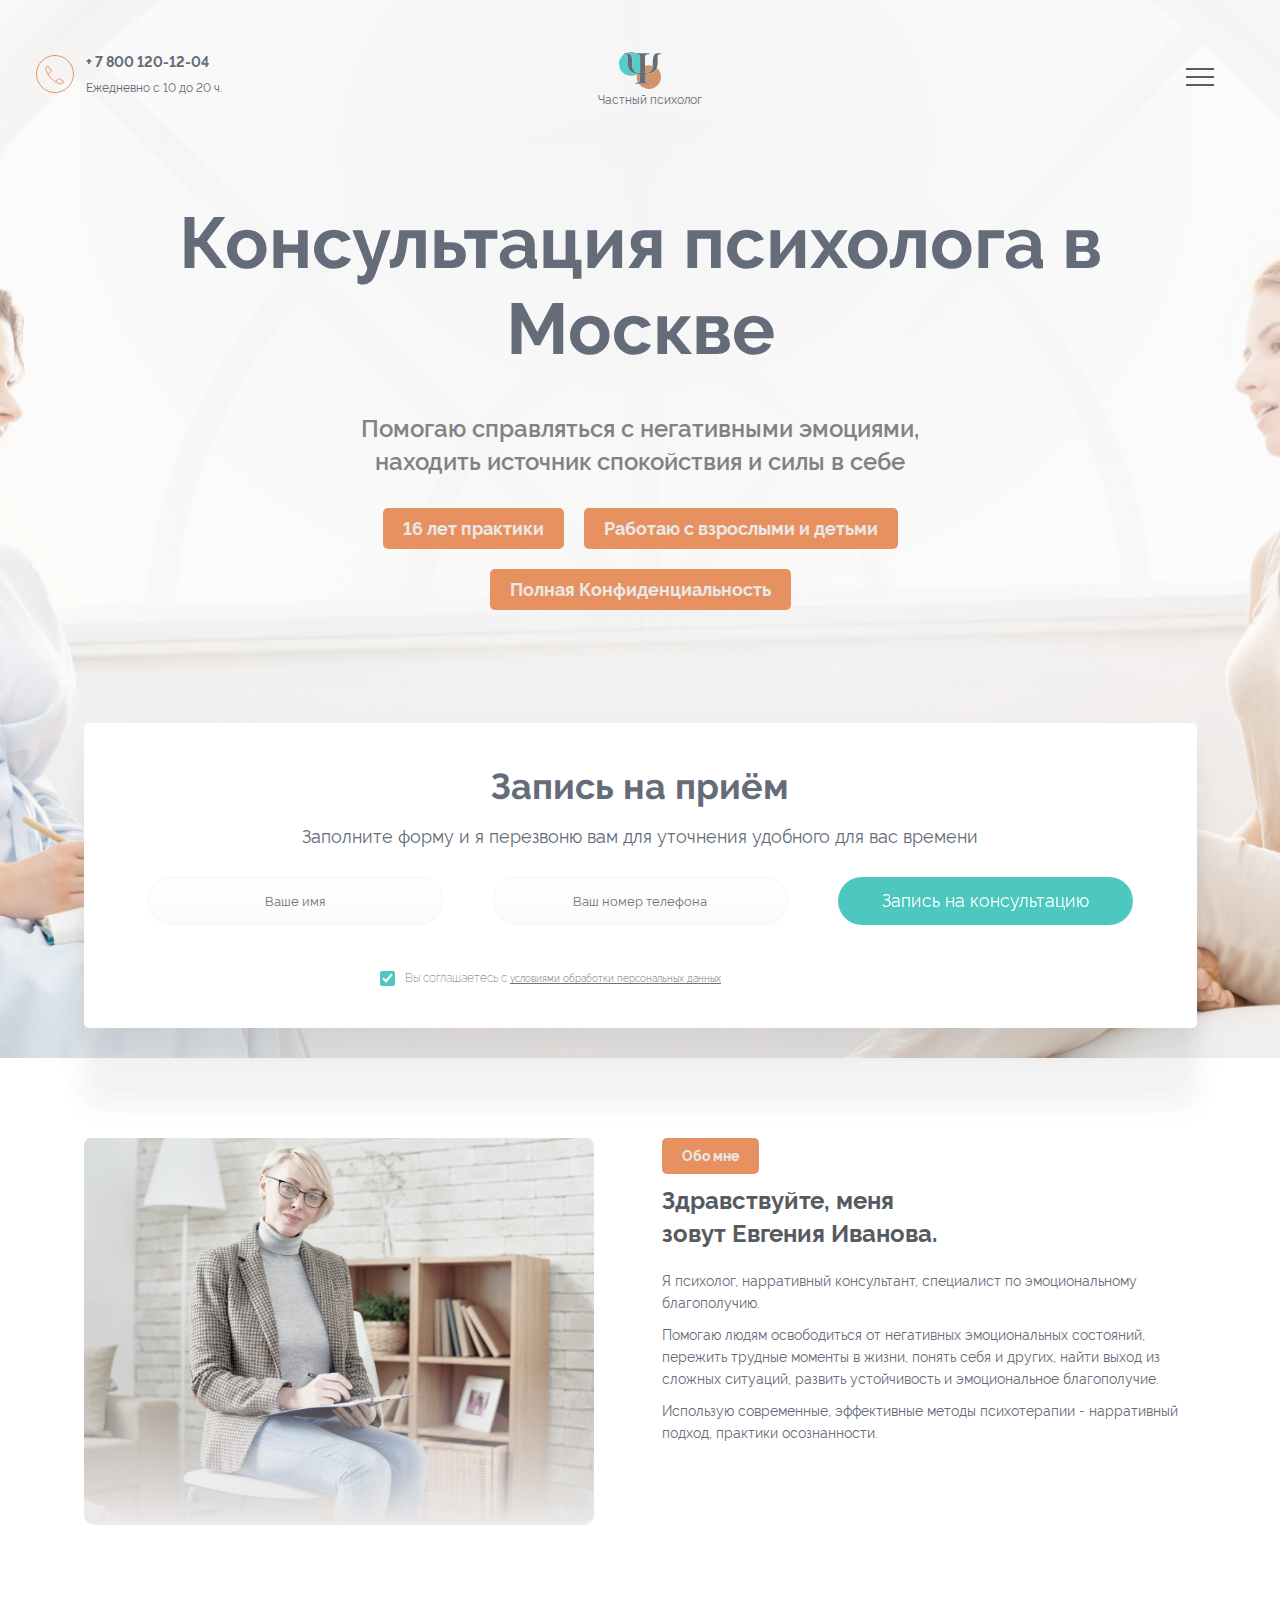
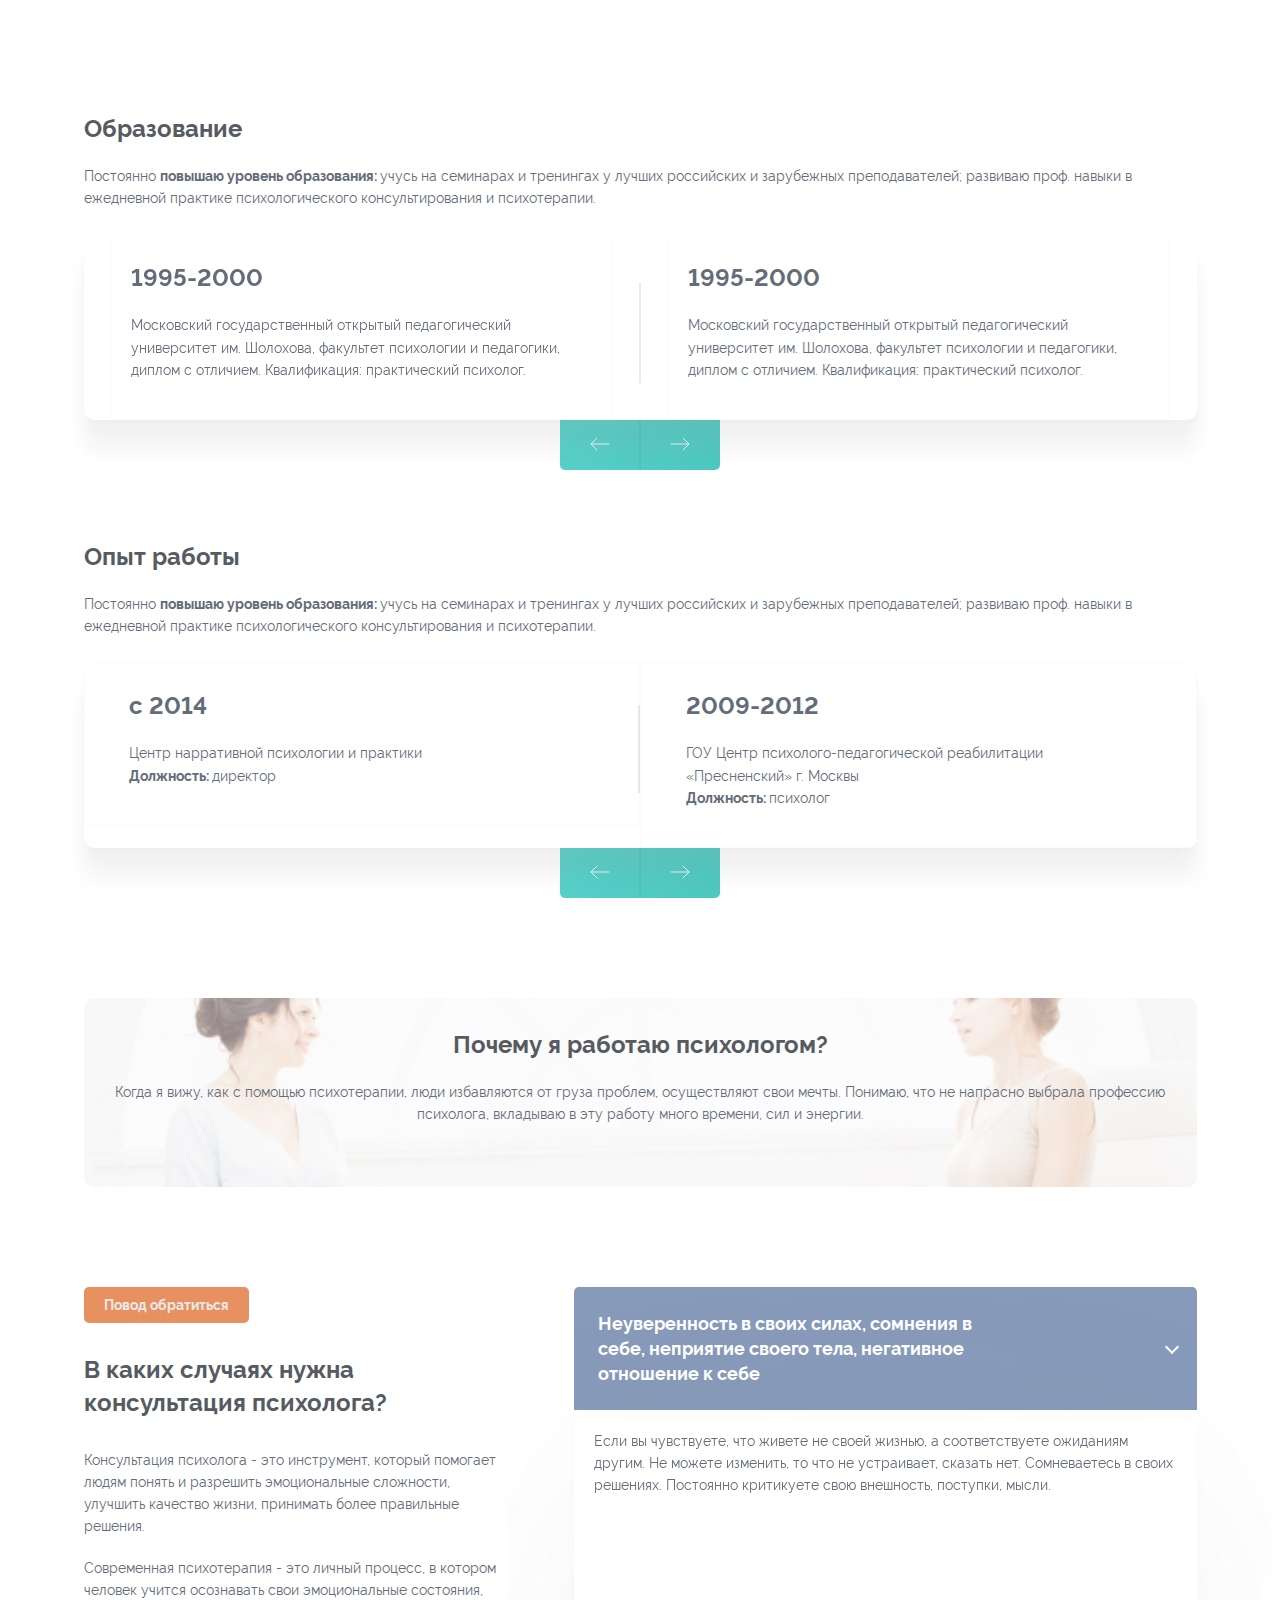
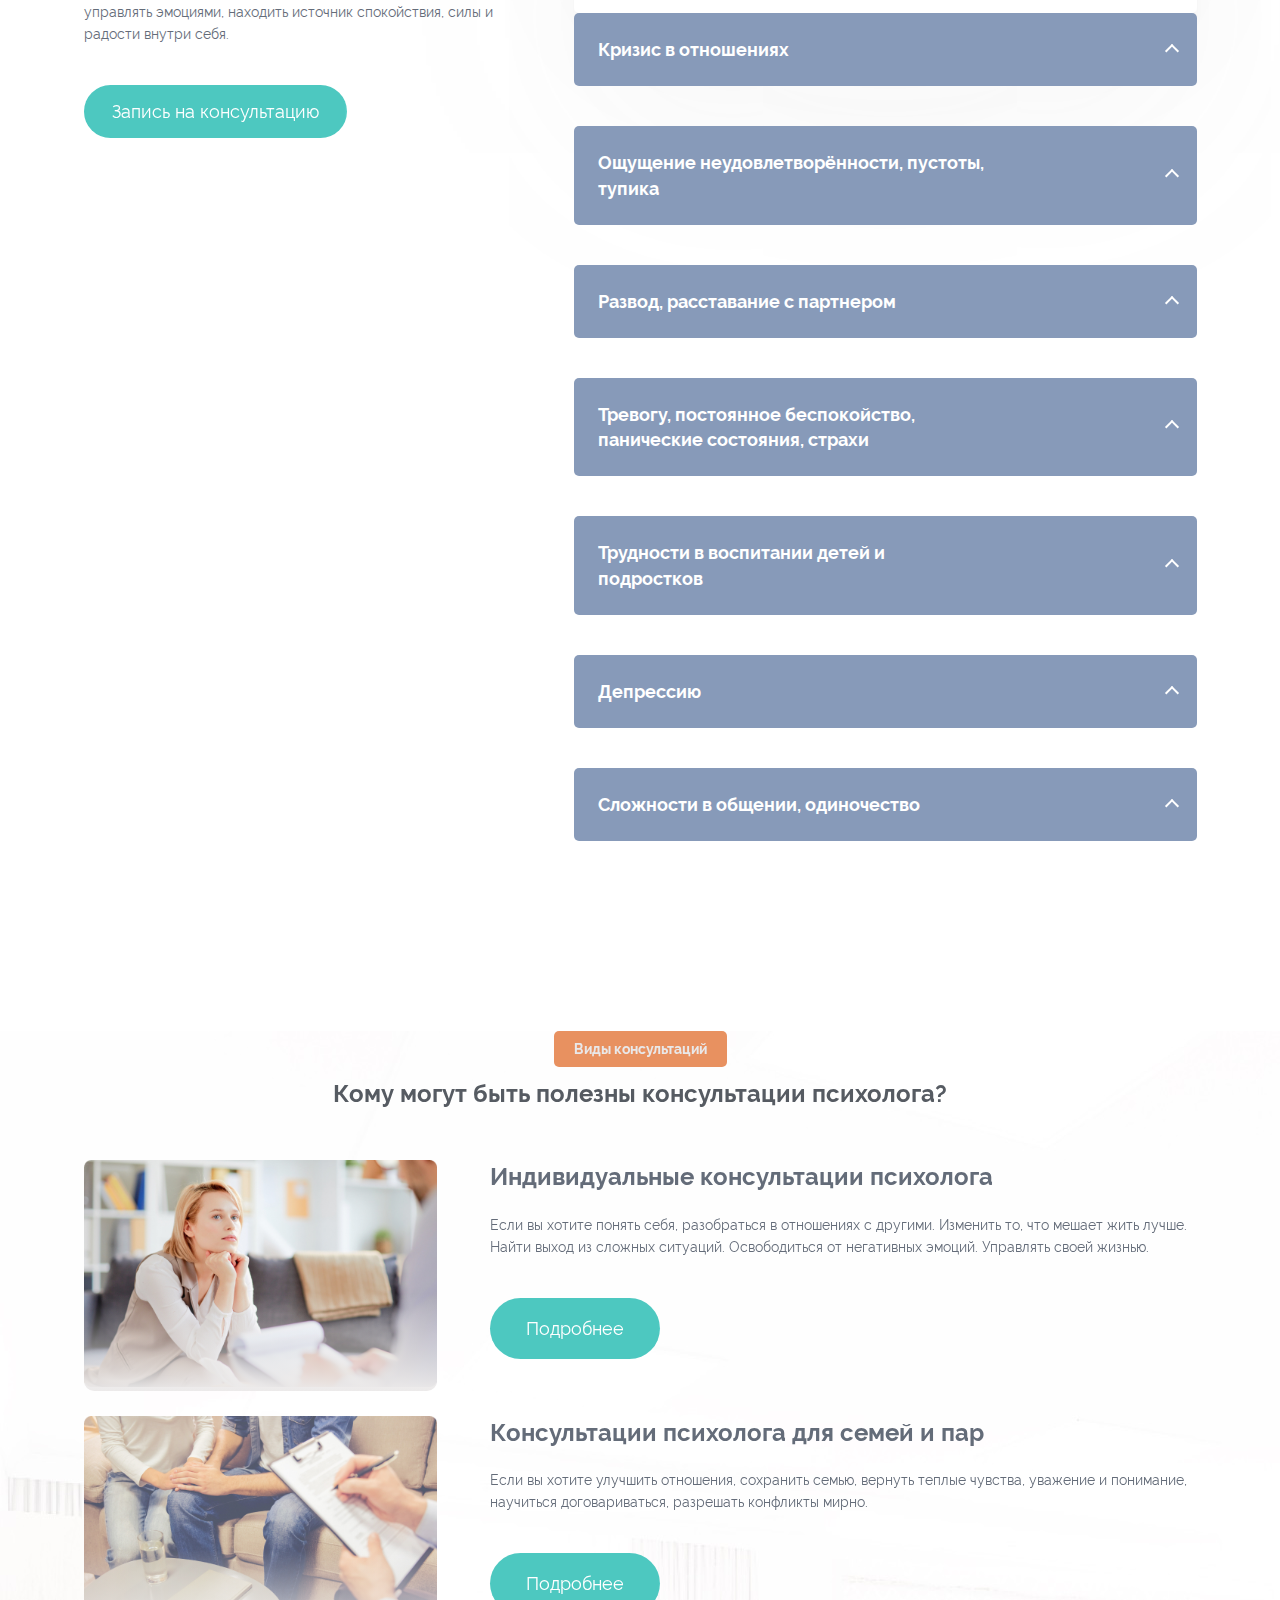
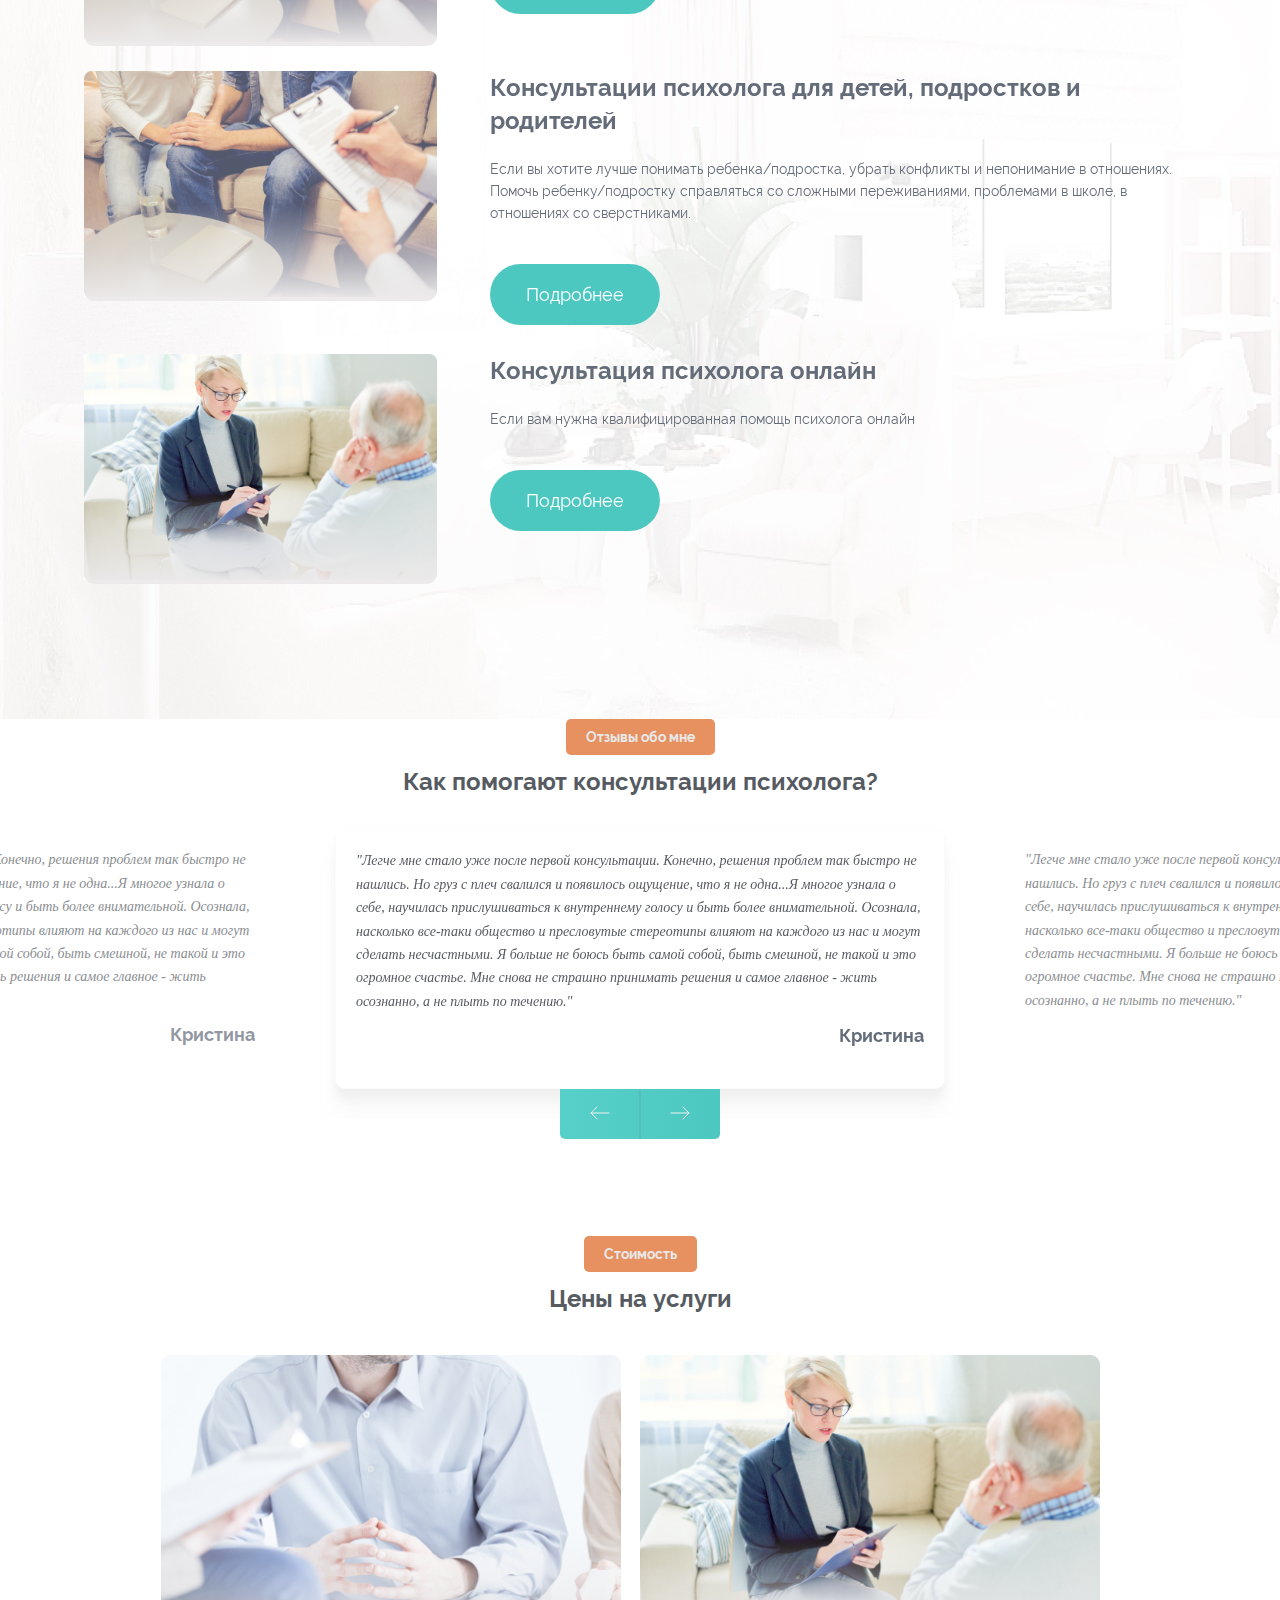
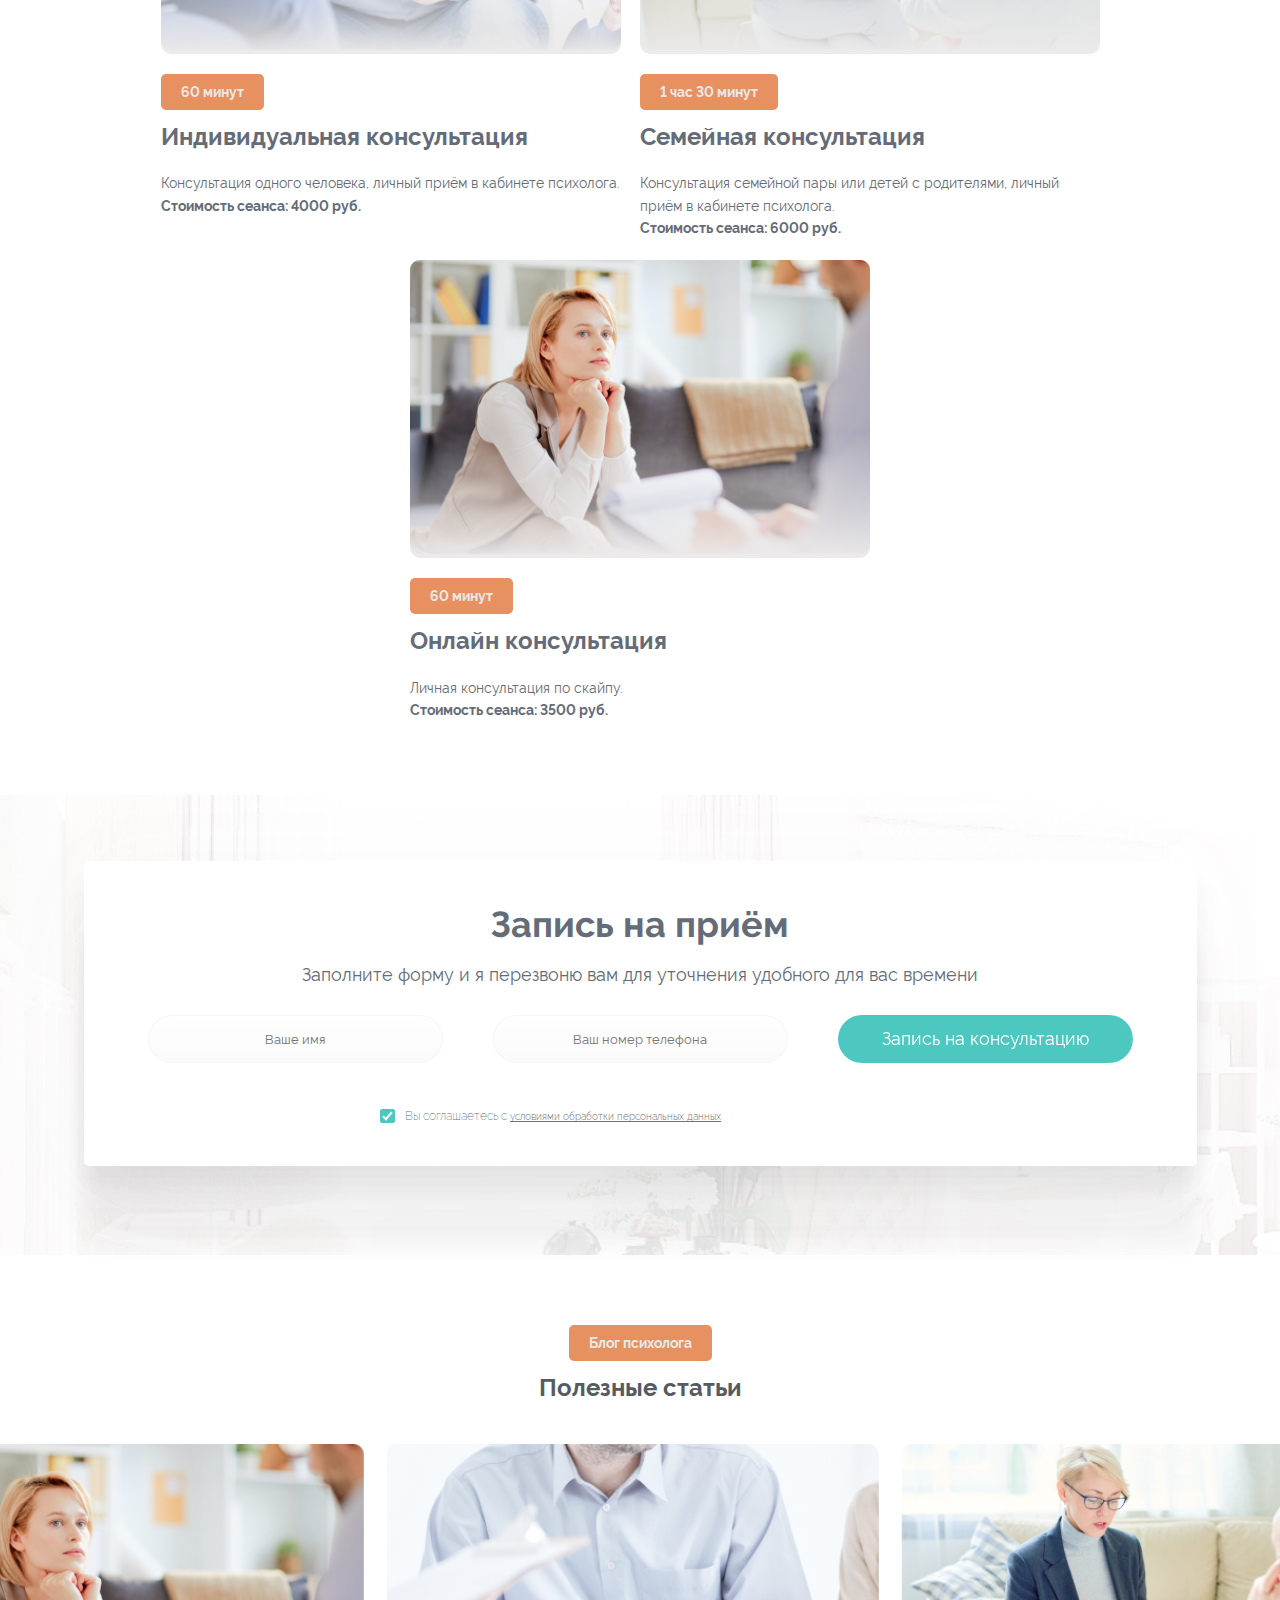
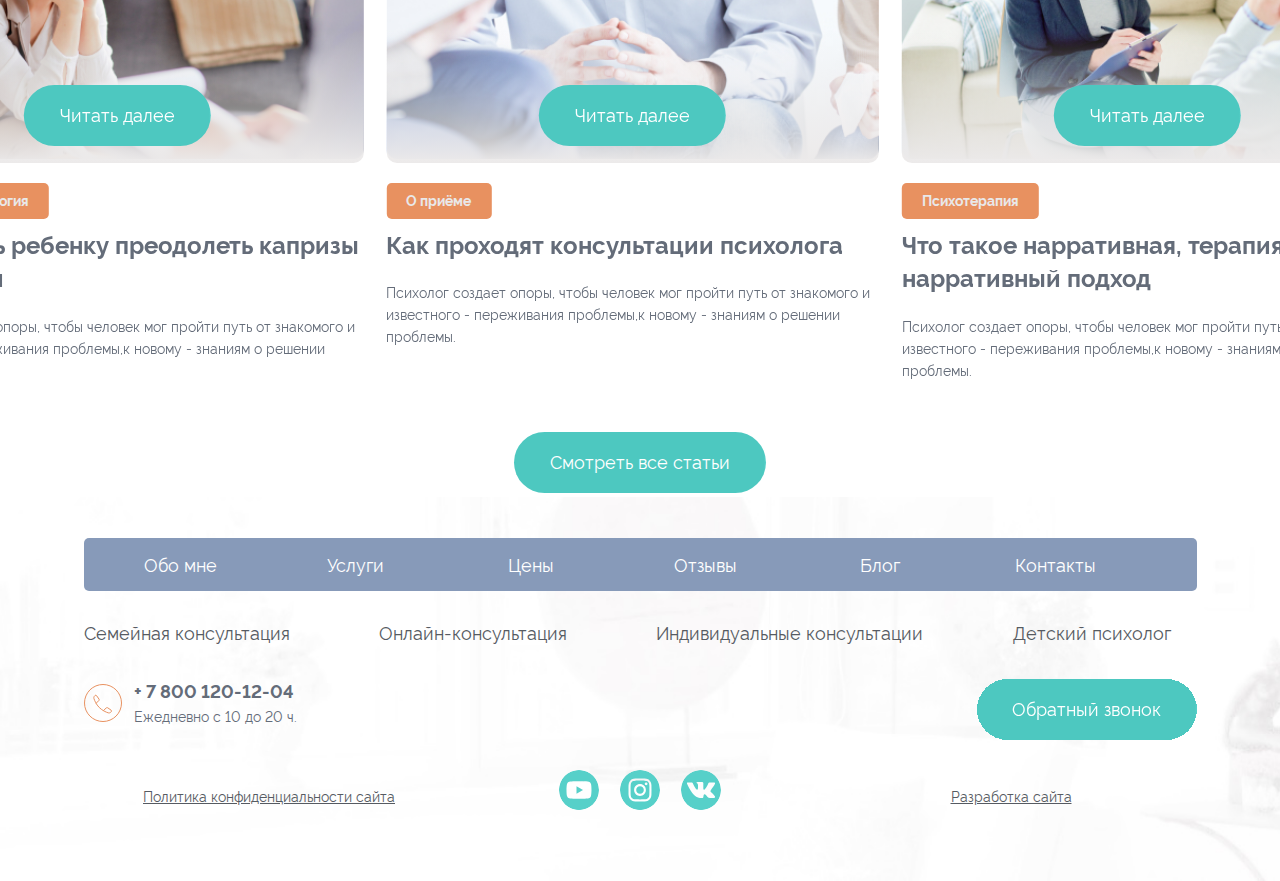
<file: index.html>
<!DOCTYPE html>
<html lang="ru">
  <head>
    <meta charset="UTF-8">
    <title>Частный психолог</title>
    <meta name="description" content="">
    <meta name="keywords" content="">
    <meta name="viewport" content="width=device-width, initial-scale=1.0">
    <meta http-equiv="X-UA-Compatible" content="ie=edge">
    <link rel="stylesheet" href="./wp-content/themes/twentytwenty-child/css/main.min.css">
    <link rel="stylesheet" href="./wp-content/themes/twentytwenty-child/fonts/fonts.css">
    <link rel="stylesheet" href="./wp-content/themes/twentytwenty-child/css/swiper-bundle.min.css">
    <link rel="icon" href="#!" type="image/x-icon">
    <link rel="shortcut icon" href="wp-content/themes/twentytwenty-child/img/favicon.ico" type="image/x-icon">
    <link rel="apple-touch-icon" href="#!">
  </head>
  <body>
    <!-- header-->
    <header class="header header__fix">
      <!-- LOGO-->
      <div class="logo"><a href="index.html"><img src="wp-content/themes/twentytwenty-child/img/icons/logo.svg" alt="logo">
          <p>Частный психолог</p></a></div>
      <!---->
      <div class="header__top">
        <div class="contacts contacts-mn"><a href="tel:+78001201204">+ 7 800 120-12-04</a>
          <p> Ежедневно с 10 до 20 ч.</p>
        </div>
        <div class="adress__mn addres"><a href="contacts.html#map">пр. Ленина, д.45, оф. 15</a>
          <p>Москва, м. Московская</p>
        </div>
        <ul class="social">
          <li><a href="#" target="_blank"><img src="wp-content/themes/twentytwenty-child/img/icons/youtube.svg" alt="youtube"></a></li>
          <li><a href="#" target="_blank"><img src="wp-content/themes/twentytwenty-child/img/icons/instagram.svg" alt="instagram"></a></li>
          <li><a href="#" target="_blank"><img src="wp-content/themes/twentytwenty-child/img/icons/vk.svg" alt="vk"></a></li>
        </ul>
        <button class="btn show-modal-1 btn-mn" data-toggle="modal-1">Обратный звонок </button>
      </div>
      <!-- hamburger HEADER-->
      <div class="hamburger-menu hamburger">
        <input id="menu__toggle" type="checkbox">
        <label class="menu__btn" for="menu__toggle"><span></span></label>
        <div class="menu__box header__menu hamburger__menu-box">
          <!-- HEADER MENU LIST-->
          <ul class="menu__list hamburger__menu-list">
            <li><a href="about-me.html">Обо мне</a></li>
            <li><a href="services.html">Услуги</a></li>
            <li><a href="price.html">Цены</a></li>
            <li><a href="reviews.html">Отзывы</a></li>
            <li><a href="blog.html">Блог</a></li>
            <li><a href="contacts.html">Контакты</a></li>
            <!---->
          </ul>
          <!-- ADDRESS hamburger-->
          <div class="hamburger__addres addres"><a href="contacts.html#map">пр. Ленина, д.45, оф. 15</a>
            <p>Москва, м. Московская</p>
          </div>
          <!-- CONTACTS hamburger-->
          <div class="contacts hamburger__contacts"><a href="tel:+78001201204">+ 7 800 120-12-04</a>
            <p> Ежедневно с 10 до 20 ч.</p>
          </div>
          <!-- Button to open the modal window in the hamburger menu-->
          <button class="btn show-modal-1" data-toggle="modal-1">Обратный звонок </button>
          <ul class="social">
            <li><a href="#" target="_blank"><img src="wp-content/themes/twentytwenty-child/img/icons/youtube.svg" alt="youtube"></a></li>
            <li><a href="#" target="_blank"><img src="wp-content/themes/twentytwenty-child/img/icons/instagram.svg" alt="instagram"></a></li>
            <li><a href="#" target="_blank"><img src="wp-content/themes/twentytwenty-child/img/icons/vk.svg" alt="vk"></a></li>
          </ul>
        </div>
      </div>
    </header>
    <!-- end header-->
    <!-- первый экран-->
    <section class="head">
      <div class="container">
        <div class="head__box">
          <h1 class="title">Консультация психолога в Москве</h1>
          <h6 class="sub-title">
            Помогаю справляться с негативными эмоциями, находить источник спокойствия
            и силы в себе
          </h6>
          <div class="text-bgc">
            <p>16 лет практики</p>
            <p>Работаю с взрослыми и детьми</p>
            <p>Полная Конфиденциальность</p>
          </div>
        </div>
        <div class="form-box">
          <form class="form">
            <h5 class="form__title">Запись на приём</h5>
            <p>Заполните форму и я перезвоню вам для уточнения удобного для вас времени</p>
            <div class="box-input">
              <input class="_req" type="text" name="user-name" placeholder="Ваше имя" required="required">
              <input class="_req phone-input" type="text" name="user-phone" placeholder="Ваш номер телефона" required="required">
              <button class="btn-send">Запись на консультацию</button>
            </div>
            <div class="form__policy">
              <input class="_req" id="form1" type="checkbox" checked="">
              <label for="form1">Вы соглашаетесь с <a href="#!" target="_blank">условиями обработки персональных данных</a></label>
            </div>
          </form>
        </div>
      </div>
    </section>
    <!-- END первый экран-->
    <!-- ABOUT ME-->
    <section class="section__one abouts">
      <div class="container">
        <div class="about">
          <div class="about__content">
            <div class="text-bgc">
              <p>Обо мне</p>
            </div>
            <h2>
               Здравствуйте, меня <br>зовут Евгения  Иванова.</h2>
            <p>
              Я психолог, нарративный консультант, специалист по эмоциональному благополучию.</p>
            <p>
              Помогаю людям освободиться от негативных эмоциональных состояний, пережить трудные моменты в жизни, понять себя и других, найти 
              выход из сложных ситуаций, развить устойчивость
              и эмоциональное благополучие.
            </p>
            <p>Использую современные, эффективные методы психотерапии - нарративный подход, практики осознанности.</p>
          </div>
          <div class="picture"><img src="wp-content/themes/twentytwenty-child/img/female.jpg" alt="Евгения Иванова"></div>
        </div>
      </div>
    </section>
    <!-- END ABOUT ME-->
    <!-- sliders Work Experience, Education-->
    <section class="sectionTwo">
      <div class="container">
        <div class="education">
          <div class="education__box education__boxs">
            <h2>Образование</h2>
            <p>Постоянно <strong>повышаю уровень образования: </strong>учусь на семинарах и тренингах у лучших российских и зарубежных преподавателей;
              развиваю проф. навыки в ежедневной практике психологического консультирования и психотерапии.
            </p>
            <!-- SLIDER EDUCATION-->
            <div class="education-slider swiper-container">
              <div class="swiper-wrapper swiper__content">
                <div class="swiper-slide">
                  <div class="slider__contant swiper-slide-width">
                    <h3>1995-2000</h3>
                    <p>
                      Московский государственный открытый педагогический университет им. Шолохова, факультет психологии и педагогики, диплом с отличием. Квалификация: практический психолог.</p>
                  </div>
                </div>
                <div class="swiper-slide">
                  <div class="slider__contant swiper-slide-width">
                    <h3>1995-2000</h3>
                    <p>
                      Московский государственный открытый педагогический университет им. Шолохова, факультет психологии и педагогики, диплом с отличием. Квалификация: практический психолог.</p>
                  </div>
                </div>
                <div class="swiper-slide swiper-slide-width">
                  <div class="slider__contant">
                    <h3>1995-2000</h3>
                    <p>
                      Московский государственный открытый педагогический университет им. Шолохова, факультет психологии и педагогики, диплом с отличием. Квалификация: практический психолог.</p>
                  </div>
                </div>
                <div class="swiper-slide swiper-slide-width">
                  <div class="slider__contant">
                    <h3>1995-2000</h3>
                    <p>
                      Московский государственный открытый педагогический университет им. Шолохова, факультет психологии и педагогики, диплом с отличием. Квалификация: практический психолог.</p>
                  </div>
                </div>
                <div class="swiper-slide swiper-slide-width">
                  <div class="slider__contant">
                    <h3>1995-2000</h3>
                    <p>
                      Московский государственный открытый педагогический университет им. Шолохова, факультет психологии и педагогики, диплом с отличием. Квалификация: практический психолог.</p>
                  </div>
                </div>
                <div class="swiper-slide swiper-slide-width">
                  <div class="slider__contant">
                    <h3>1995-2000</h3>
                    <p>
                      Московский государственный открытый педагогический университет им. Шолохова, факультет психологии и педагогики, диплом с отличием. Квалификация: практический психолог.   </p>
                  </div>
                </div>
              </div>
            </div>
            <div class="arow">
              <div class="swiper-buton swiper-buton-right"></div>
              <div class="swiper-buton swiper-buton-left"></div>
            </div>
            <!-- END SLIDER EDUCATION-->
          </div>
          <div class="education__box">
            <h2>Опыт работы</h2>
            <p>Постоянно <strong>повышаю уровень образования: </strong>учусь на семинарах и тренингах у лучших российских и зарубежных преподавателей;
              развиваю проф. навыки в ежедневной практике психологического консультирования и психотерапии.
            </p>
            <div class="education-sliders swiper-container">
              <div class="swiper-wrapper swiper__content">
                <div class="swiper-slide swiper-slide-width">
                  <div class="slider__contant">
                    <h3>с 2014</h3>
                    <p>Центр нарративной психологии и практики </p>
                    <p> <strong>Должность: </strong>директор</p>
                  </div>
                </div>
                <div class="swiper-slide swiper-slide-width">
                  <div class="slider__contant">
                    <h3>2009-2012</h3>
                    <p>ГОУ Центр психолого-педагогической реабилитации «Пресненский» г. Москвы</p>
                    <p> <strong>Должность: </strong>психолог</p>
                  </div>
                </div>
                <div class="swiper-slide swiper-slide-width">
                  <div class="slider__contant">
                    <h3>с 2014</h3>
                    <p>Центр нарративной психологии и практики </p>
                    <p> <strong>Должность: </strong>директор</p>
                  </div>
                </div>
                <div class="swiper-slide swiper-slide-width">
                  <div class="slider__contant">
                    <h3>2009-2012</h3>
                    <p>ГОУ Центр психолого-педагогической реабилитации «Пресненский» г. Москвы</p>
                    <p> <strong>Должность: </strong>психолог</p>
                  </div>
                </div>
                <div class="swiper-slide swiper-slide-width">
                  <div class="slider__contant">
                    <h3>с 2014</h3>
                    <p>Центр нарративной психологии и практики </p>
                    <p> <strong>Должность: </strong>директор</p>
                  </div>
                </div>
                <div class="swiper-slide swiper-slide-width">
                  <div class="slider__contant">
                    <h3>2009-2012</h3>
                    <p>ГОУ Центр психолого-педагогической реабилитации «Пресненский» г. Москвы</p>
                    <p> <strong>Должность: </strong>психолог</p>
                  </div>
                </div>
              </div>
            </div>
            <div class="arow">
              <div class="swiper-buton swiper-buton-rights"></div>
              <div class="swiper-buton swiper-buton-lefts"></div>
            </div>
          </div>
        </div>
      </div>
    </section>
    <!-- END sliders Work Experience, Education-->
    <!-- Why I work as a psychologist-->
    <section class="sectionThree">
      <div class="container"> 
        <div class="bg">
          <h2>Почему я работаю психологом?</h2>
          <p>Когда я вижу, как с помощью психотерапии, люди избавляются от груза проблем, осуществляют свои мечты. Понимаю, что не напрасно выбрала профессию психолога, вкладываю в эту работу много времени, сил и энергии.</p>
        </div>
      </div>
    </section>
    <!-- END Why I work as a psychologist-->
    <!-- Reason to apply-->
    <section class="sectionFour">
      <div class="container">
        <div class="situations">
          <div class="box__left">
            <div class="text-bgc">
              <p>Повод обратиться</p>
            </div>
            <h2>В каких случаях нужна консультация психолога?</h2>
            <p>Консультация психолога - это инструмент, который помогает людям понять и разрешить эмоциональные сложности, улучшить качество жизни, принимать более правильные решения. </p>
            <p>Современная психотерапия - это личный процесс, в котором человек учится осознавать свои эмоциональные состояния, управлять эмоциями, находить источник спокойствия, силы и радости внутри себя.</p>
            <button class="btn show-modal-2" data-toggle="modal-2">Запись на консультацию</button>
          </div>
          <!-- accordion-->
          <div class="box__right accordion">
            <div class="accordion-item">
              <input id="s1" type="checkbox" checked>
              <label for="s1">Неуверенность в своих силах, сомнения в себе, неприятие своего тела, негативное отношение к себе</label>
              <div class="accordion-child">
                <p>
                  Если вы чувствуете, что живете не своей жизнью, а соответствуете ожиданиям другим. Не можете изменить, то что не устраивает, сказать нет. Сомневаетесь в своих решениях. 
                  Постоянно критикуете свою внешность, поступки, мысли.
                </p>
              </div>
            </div>
            <div class="accordion-item">
              <input id="s2" type="checkbox">
              <label for="s2">Кризис в отношениях</label>
              <div class="accordion-child">
                <p>Если вы чувствуете, что живете не своей жизнью, а соответствуете ожиданиям другим. Не можете изменить, то что не устраивает, сказать нет. Сомневаетесь в своих решениях. Постоянно критикуете свою внешность, поступки, мысли.</p>
              </div>
            </div>
            <div class="accordion-item">
              <input id="s3" type="checkbox">
              <label for="s3">Ощущение неудовлетворённости, пустоты, тупика</label>
              <div class="accordion-child">
                <p>Если вы чувствуете, что живете не своей жизнью, а соответствуете ожиданиям другим. Не можете изменить, то что не устраивает, сказать нет. Сомневаетесь в своих решениях. Постоянно критикуете свою внешность, поступки, мысли.</p>
              </div>
            </div>
            <div class="accordion-item">
              <input id="s4" type="checkbox">
              <label for="s4">Развод, расставание с партнером</label>
              <div class="accordion-child">
                <p>Если вы чувствуете, что живете не своей жизнью, а соответствуете ожиданиям другим. Не можете изменить, то что не устраивает, сказать нет. Сомневаетесь в своих решениях. Постоянно критикуете свою внешность, поступки, мысли.</p>
              </div>
            </div>
            <div class="accordion-item">
              <input id="s5" type="checkbox">
              <label for="s5">Тревогу, постоянное беспокойство, панические состояния, страхи</label>
              <div class="accordion-child">
                <p>Если вы чувствуете, что живете не своей жизнью, а соответствуете ожиданиям другим. Не можете изменить, то что не устраивает, сказать нет. Сомневаетесь в своих решениях. Постоянно критикуете свою внешность, поступки, мысли.</p>
              </div>
            </div>
            <div class="accordion-item">
              <input id="s6" type="checkbox">
              <label for="s6">Трудности в воспитании детей и подростков</label>
              <div class="accordion-child">
                <p>Если вы чувствуете, что живете не своей жизнью, а соответствуете ожиданиям другим. Не можете изменить, то что не устраивает, сказать нет. Сомневаетесь в своих решениях. Постоянно критикуете свою внешность, поступки, мысли.</p>
              </div>
            </div>
            <div class="accordion-item">
              <input id="s7" type="checkbox">
              <label for="s7">Депрессию</label>
              <div class="accordion-child">
                <p>Если вы чувствуете, что живете не своей жизнью, а соответствуете ожиданиям другим. Не можете изменить, то что не устраивает, сказать нет. Сомневаетесь в своих решениях. Постоянно критикуете свою внешность, поступки, мысли.</p>
              </div>
            </div>
            <div class="accordion-item">
              <input id="s8" type="checkbox">
              <label for="s8">Сложности в общении, одиночество</label>
              <div class="accordion-child">
                <p>Если вы чувствуете, что живете не своей жизнью, а соответствуете ожиданиям другим. Не можете изменить, то что не устраивает, сказать нет. Сомневаетесь в своих решениях. Постоянно критикуете свою внешность, поступки, мысли.</p>
              </div>
            </div>
          </div>
        </div>
      </div>
    </section>
    <!-- END Reason to apply-->
    <!-- Types of consultations-->
    <section class="sectionFive sect">
      <div class="container">
        <div class="text-bgc">
          <p>Виды консультаций</p>
        </div>
        <h2>Кому могут быть полезны консультации психолога?</h2>
        <div class="advantage">
          <div class="adventige">
            <div class="picture"><img src="wp-content/themes/twentytwenty-child/img/adventigeTwo.jpg" alt="Девушка"></div>
            <div class="adventige__text">
              <h3>Индивидуальные консультации психолога</h3>
              <p>Если вы хотите понять себя, разобраться в отношениях с другими. Изменить то, что мешает жить лучше. Найти выход из сложных ситуаций. Освободиться от негативных эмоций. Управлять своей жизнью.</p><a href="indiv-consul.html"> <span>Подробнее</span></a>
            </div>
          </div>
          <div class="adventige">
            <div class="picture"><img src="wp-content/themes/twentytwenty-child/img/adventigeTree.jpg" alt="Пара"></div>
            <div class="adventige__text">
              <h3>Консультации психолога для семей и пар</h3>
              <p>Если вы хотите улучшить отношения, сохранить семью, вернуть теплые чувства, уважение и понимание, научиться договариваться, разрешать конфликты мирно.</p><a href="family-psych.html"><span>Подробнее</span></a>
            </div>
          </div>
          <div class="adventige">
            <div class="picture"><img src="wp-content/themes/twentytwenty-child/img/adventigeTree.jpg" alt="Пара"></div>
            <div class="adventige__text">
              <h3>Консультации психолога для детей, подростков и родителей</h3>
              <p>Если вы хотите лучше понимать ребенка/подростка, убрать конфликты и непонимание в отношениях. Помочь ребенку/подростку справляться со сложными переживаниями, проблемами в школе, в отношениях со сверстниками.</p><a href="child-psych.html"><span>Подробнее</span></a>
            </div>
          </div>
          <div class="adventige">
            <div class="picture"><img src="wp-content/themes/twentytwenty-child/img/adventigeFour.jpg" alt="Консультация"></div>
            <div class="adventige__text">
              <h3>Консультация психолога онлайн</h3>
              <p>Если вам нужна квалифицированная помощь психолога онлайн</p><a href="online-consul.html"><span>Подробнее</span></a>
            </div>
          </div>
        </div>
      </div>
    </section>
    <!-- END Types of consultations-->
    <!-- Reviews-->
    <section class="sectionSix">
      <div class="text-bgc">
        <p>Отзывы обо мне</p>
      </div>
      <h2>Как помогают консультации психолога?</h2>
      <div class="reviews-slider swiper-container">
        <div class="swiper-wrapper reviews__swiper-wrapper">
          <div class="swiper-slide swiper__bg">
            <div class="slider__contants">
              <p> <i>
                  "Легче мне стало уже после первой консультации. Конечно, решения проблем так быстро не нашлись. Но груз с плеч свалился и появилось ощущение, что я не одна...Я многое узнала о себе, научилась прислушиваться к внутреннему голосу и быть более внимательной. Осознала, насколько все-таки общество и пресловутые стереотипы влияют на каждого из нас и могут сделать несчастными. Я больше не боюсь быть самой собой, быть смешной, не такой и это огромное счастье. Мне снова не страшно принимать решения и самое главное - жить осознанно, а не плыть по течению."</i></p>
              <h4>Кристина</h4>
            </div>
          </div>
          <div class="swiper-slide swiper__bg">
            <div class="slider__contants">
              <p> <i>
                  "Легче мне стало уже после первой консультации. Конечно, решения проблем так быстро не нашлись. Но груз с плеч свалился и появилось ощущение, что я не одна...Я многое узнала о себе, научилась прислушиваться к внутреннему голосу и быть более внимательной. Осознала, насколько все-таки общество и пресловутые стереотипы влияют на каждого из нас и могут сделать несчастными. Я больше не боюсь быть самой собой, быть смешной, не такой и это огромное счастье. Мне снова не страшно принимать решения и самое главное - жить осознанно, а не плыть по течению."</i></p>
              <h4>Кристина</h4>
            </div>
          </div>
          <div class="swiper-slide swiper__bg">
            <div class="slider__contants">
              <p> <i>
                  "Легче мне стало уже после первой консультации. Конечно, решения проблем так быстро не нашлись. Но груз с плеч свалился и появилось ощущение, что я не одна...Я многое узнала о себе, научилась прислушиваться к внутреннему голосу и быть более внимательной. Осознала, насколько все-таки общество и пресловутые стереотипы влияют на каждого из нас и могут сделать несчастными. Я больше не боюсь быть самой собой, быть смешной, не такой и это огромное счастье. Мне снова не страшно принимать решения и самое главное - жить осознанно, а не плыть по течению."</i></p>
              <h4>Кристина</h4>
            </div>
          </div>
        </div>
      </div>
      <div class="arow">
        <div class="swiper-buton swiper-buton-right"></div>
        <div class="swiper-buton swiper-buton-left"></div>
      </div>
    </section>
    <!-- END Reviews-->
    <!-- Cost-->
    <section class="sectionSeven">
      <div class="container">
        <div class="text-bgc">
          <p>Стоимость</p>
        </div>
        <h2>Цены на услуги</h2>
        <div class="prices__block">
          <div class="prices__content">
            <div class="picture"><img src="wp-content/themes/twentytwenty-child/img/imgFive.jpg" alt="Мужчина"></div>
            <div class="text-bgc">
              <p>60 минут</p>
            </div>
            <h3>Индивидуальная консультация</h3>
            <p>Консультация одного человека, личный приём в кабинете психолога.<strong>Стоимость сеанса: 4000 руб.</strong></p>
          </div>
          <div class="prices__content">
            <div class="picture"><img src="wp-content/themes/twentytwenty-child/img/adventigeFour.jpg" alt="Консультация"></div>
            <div class="text-bgc">
              <p>1 час 30 минут</p>
            </div>
            <h3>Семейная консультация</h3>
            <p>Консультация семейной пары или детей с родителями, личный приём в кабинете психолога.<strong>Стоимость сеанса: 6000 руб.</strong></p>
          </div>
          <div class="prices__content">
            <div class="picture"><img src="wp-content/themes/twentytwenty-child/img/adventigeTwo.jpg" alt="Девушка"></div>
            <div class="text-bgc">
              <p>60 минут</p>
            </div>
            <h3>Онлайн консультация</h3>
            <p>Личная консультация по скайпу. <strong>Стоимость сеанса: 3500 руб.</strong></p>
          </div>
        </div>
      </div>
    </section>
    <!-- END Cost-->
    <!-- form-->
    <section class="sectionEight">
      <div class="container">
        <div class="form-box">
          <form class="form">
            <h5 class="form__title">Запись на приём</h5>
            <p>Заполните форму и я перезвоню вам для уточнения удобного для вас времени</p>
            <div class="box-input">
              <input class="_req" type="text" name="user-name" placeholder="Ваше имя" required="required">
              <input class="_req phone-input" type="text" name="user-phone" placeholder="Ваш номер телефона" required="required">
              <button class="btn-send">Запись на консультацию</button>
            </div>
            <div class="form__policy">
              <input class="_req" id="form2" type="checkbox" checked="">
              <label for="form2">Вы соглашаетесь с <a href="#!" target="_blank">условиями обработки персональных данных</a></label>
            </div>
          </form>
        </div>
      </div>
    </section>
    <!-- END form-->
    <!-- blog-->
    <section class="sectionNine sect">
      <div class="cont">
        <div class="text-bgc">
          <p>Блог психолога</p>
        </div>
        <h2>Полезные статьи</h2>
        <div class="blog-slider swiper-container">
          <div class="swiper-wrapper reviews__swiper-wrapper">
            <div class="swiper-slide swiper__blog">
              <div class="picture"><img src="wp-content/themes/twentytwenty-child/img/imgFive.jpg" alt="Мужчина">
                <div class="blog__btn"><a href="blog-page.html"><span>Читать далее</span></a></div>
              </div>
              <div class="text-bgc">
                <p>О приёме</p>
              </div>
              <h3>Как проходят консультации психолога</h3>
              <p>
                Психолог создает опоры, чтобы человек мог пройти путь от знакомого и известного - переживания проблемы,к новому - знаниям о решении проблемы.</p>
            </div>
            <div class="swiper-slide swiper__blog">
              <div class="picture"><img src="wp-content/themes/twentytwenty-child/img/adventigeFour.jpg" alt="Консультация">
                <div class="blog__btn"><a href="blog-page.html"><span>Читать далее</span></a></div>
              </div>
              <div class="text-bgc">
                <p>Психотерапия</p>
              </div>
              <h3>Что такое нарративная, терапия нарративный подход</h3>
              <p>
                Психолог создает опоры, чтобы человек мог пройти путь от знакомого и известного - переживания проблемы,к новому - знаниям о решении проблемы.</p>
            </div>
            <div class="swiper-slide swiper__blog">
              <div class="picture"><img src="wp-content/themes/twentytwenty-child/img/adventigeTwo.jpg" alt="Девушка">
                <div class="blog__btn"><a href="blog-page.html"><span>Читать далее</span></a></div>
              </div>
              <div class="text-bgc">
                <p>Детская психология</p>
              </div>
              <h3>Как помочь ребенку преодолеть капризы и истерики</h3>
              <p>
                Психолог создает опоры, чтобы человек мог пройти путь от знакомого и известного - переживания проблемы,к новому - знаниям о решении проблемы.</p>
            </div>
          </div>
        </div><a href="blog.html"> <span>Смотреть все статьи</span></a>
      </div>
    </section>
    <!-- END blog-->
    <!-- footer-->
    <footer class="footer">
      <div class="container">
        <ul class="menu__list-footer">
          <li><a href="about-me.html">Обо мне</a></li>
          <li><a href="services.html">Услуги</a></li>
          <li><a href="price.html">Цены</a></li>
          <li><a href="reviews.html">Отзывы</a></li>
          <li><a href="blog.html">Блог</a></li>
          <li><a href="contacts.html">Контакты</a></li>
        </ul>
        <div class="footer__top-content">
          <ul class="footer__menu-list">
            <li><a href="family-psych.html">Семейная консультация</a></li>
            <li><a href="online-consul.html">Онлайн-консультация</a></li>
            <li><a href="indiv-consul.html">Индивидуальные консультации</a></li>
            <li><a href="child-psych.html">Детский психолог</a></li>
          </ul>
          <div class="contacts"><a href="tel:+78001201204">+ 7 800 120-12-04</a>
            <p> Ежедневно с 10 до 20 ч.</p>
          </div>
          <button class="btn show-modal-1" data-toggle="modal-1">Обратный звонок </button>
        </div>
        <div class="footer-footer">
          <ul class="social">
            <li><a href="#" target="_blank"><img src="wp-content/themes/twentytwenty-child/img/icons/youtube.svg" alt="youtube"></a></li>
            <li><a href="#" target="_blank"><img src="wp-content/themes/twentytwenty-child/img/icons/instagram.svg" alt="instagram"></a></li>
            <li><a href="#" target="_blank"><img src="wp-content/themes/twentytwenty-child/img/icons/vk.svg" alt="vk"></a></li>
          </ul>
          <p><a href="" target="_blank">Политика конфиденциальности сайта</a></p>
          <p><a href="" target="_blank">Разработка сайта</a></p>
        </div>
      </div>
    </footer>
    <!-- END FOOTER-->
    <script src="./wp-content/themes/twentytwenty-child/js/swiper-bundle.min.js"></script>
    <script src="./wp-content/themes/twentytwenty-child/js/fslightbox.js"></script>
    <script src="./wp-content/themes/twentytwenty-child/js/main.js"></script>
  </body>
</html>
</file>
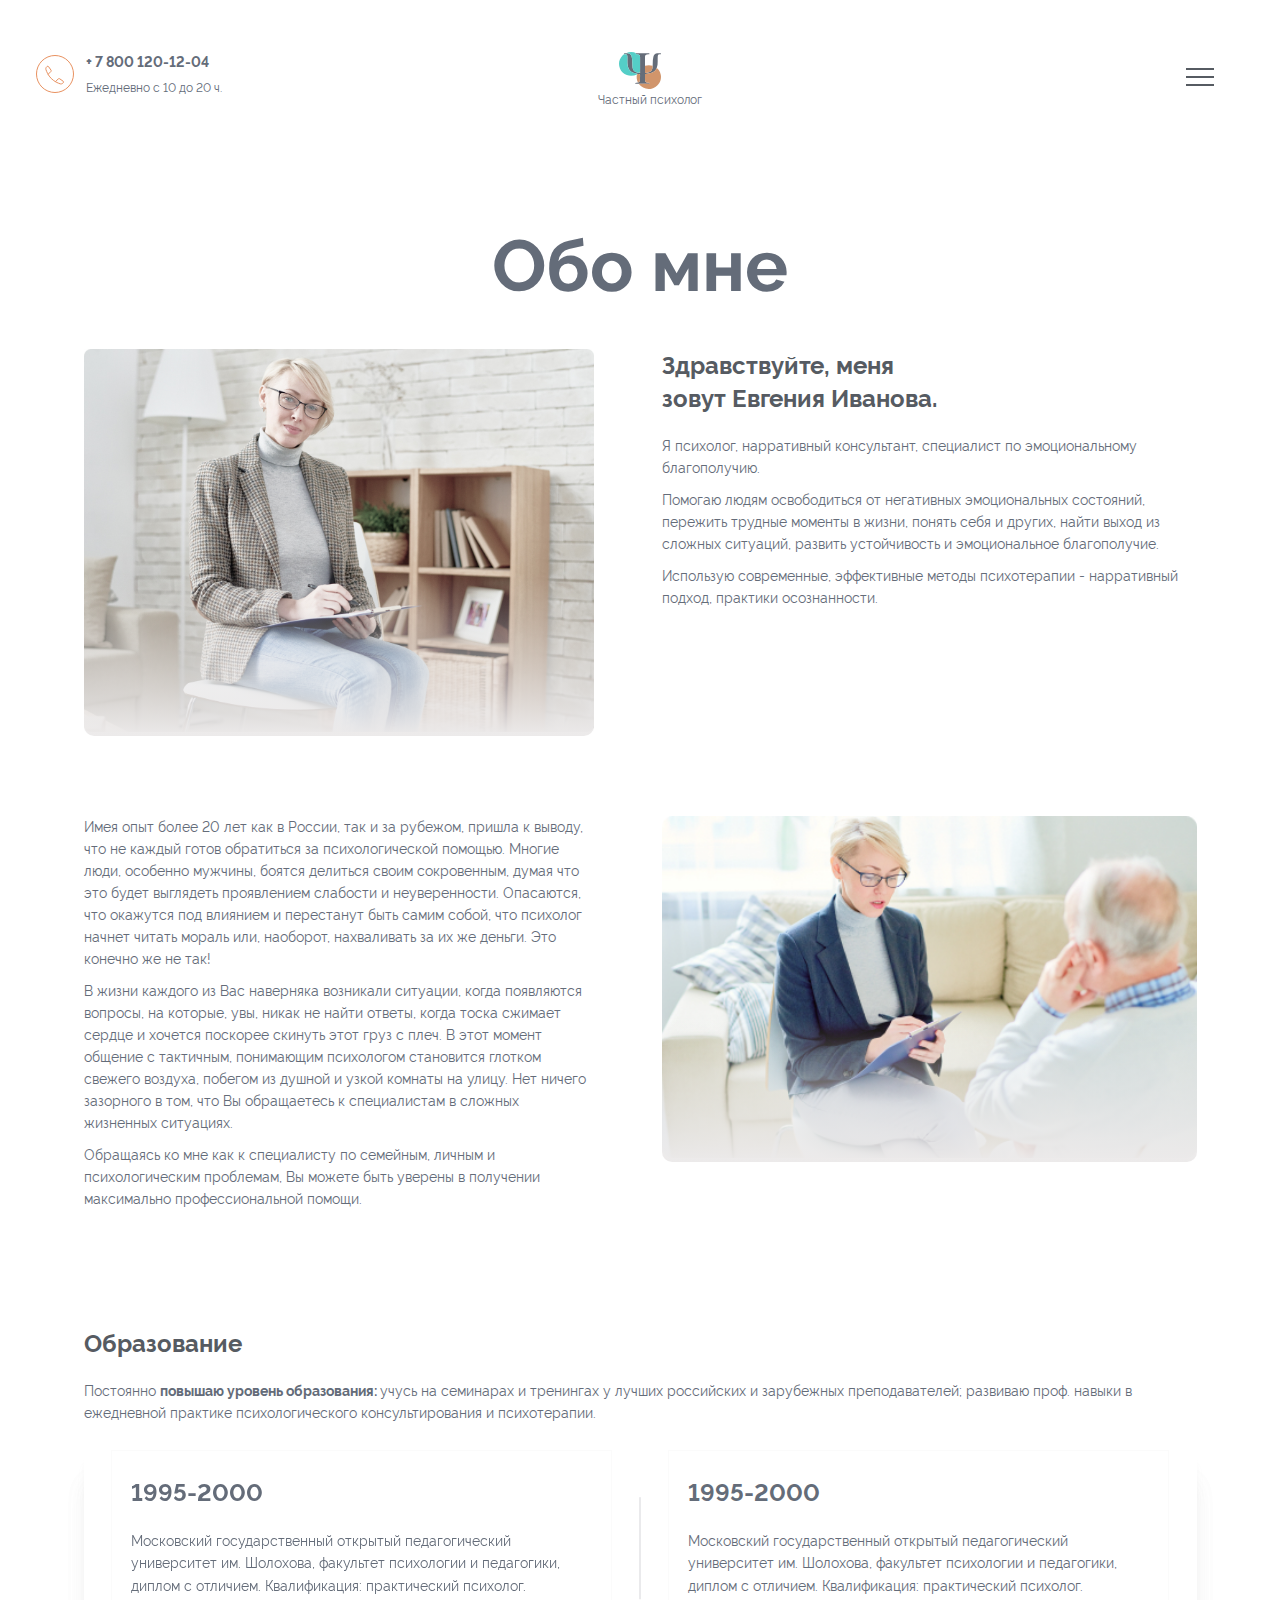
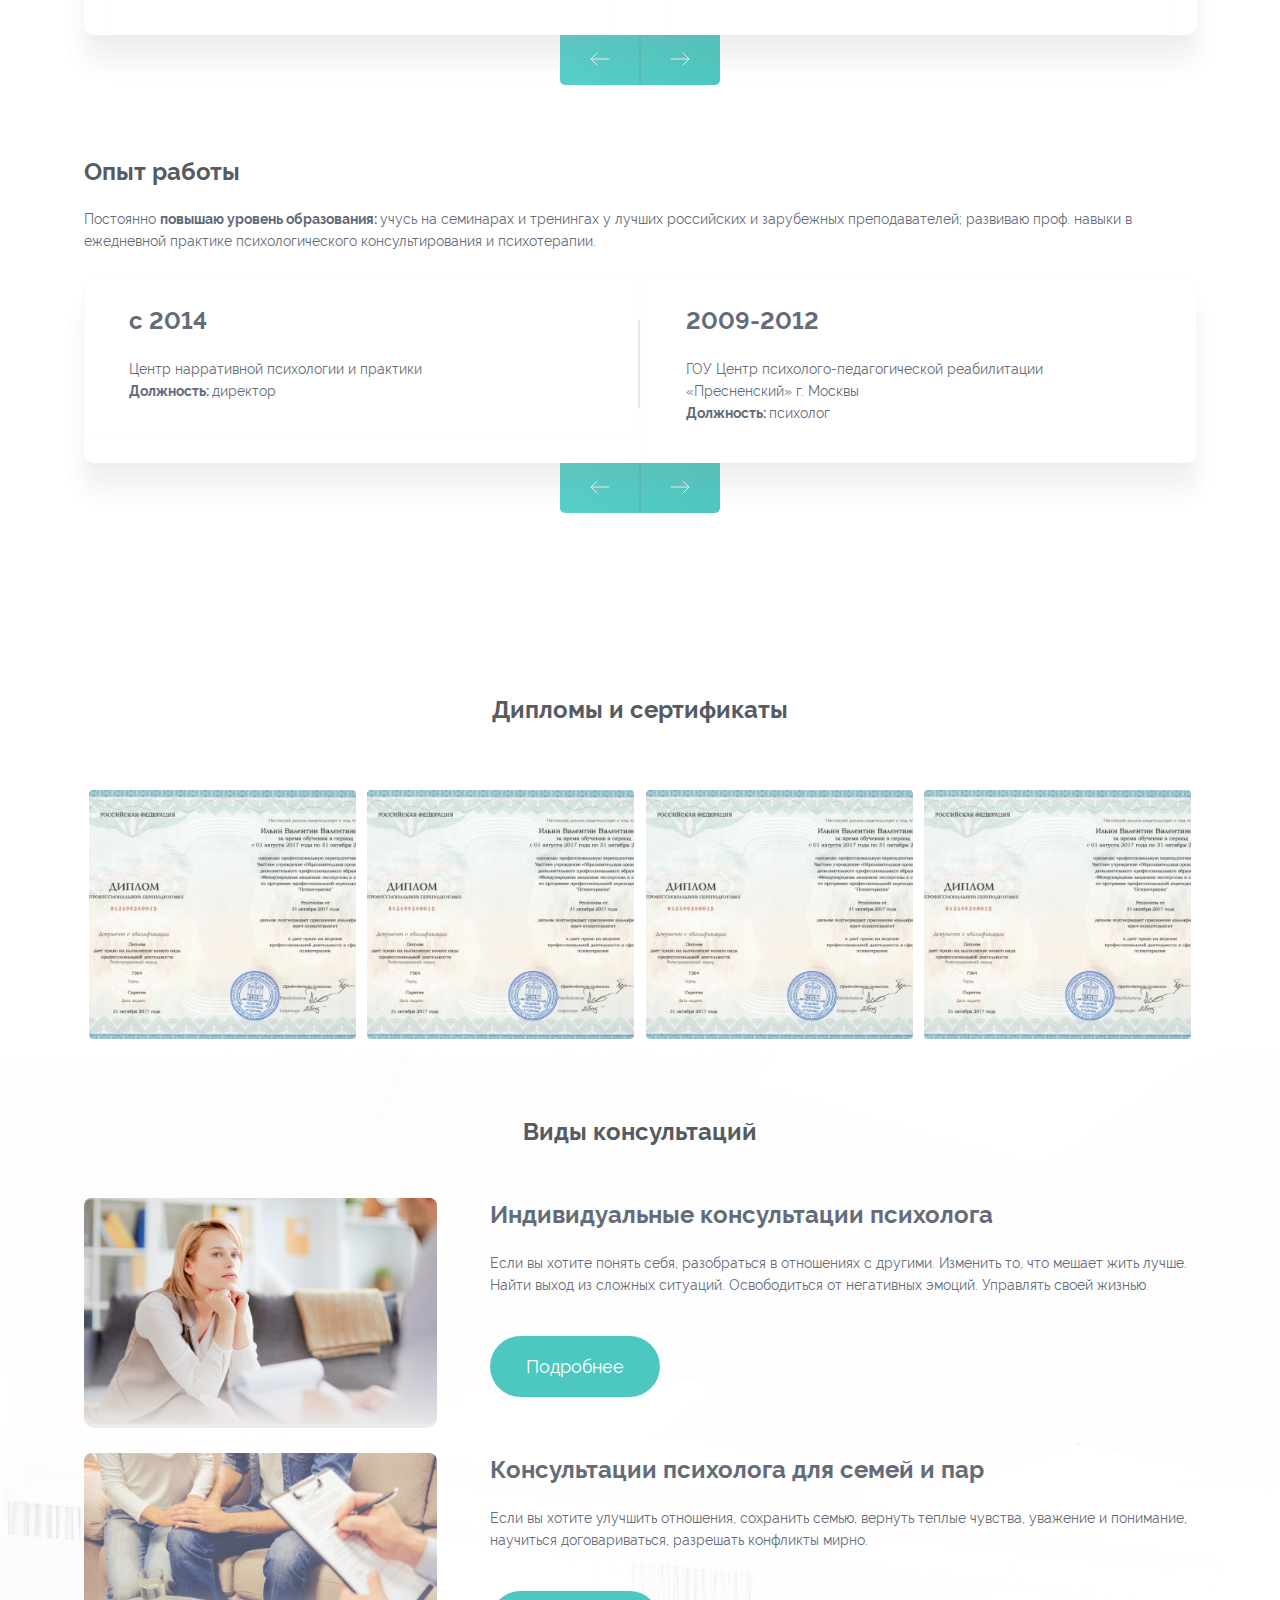
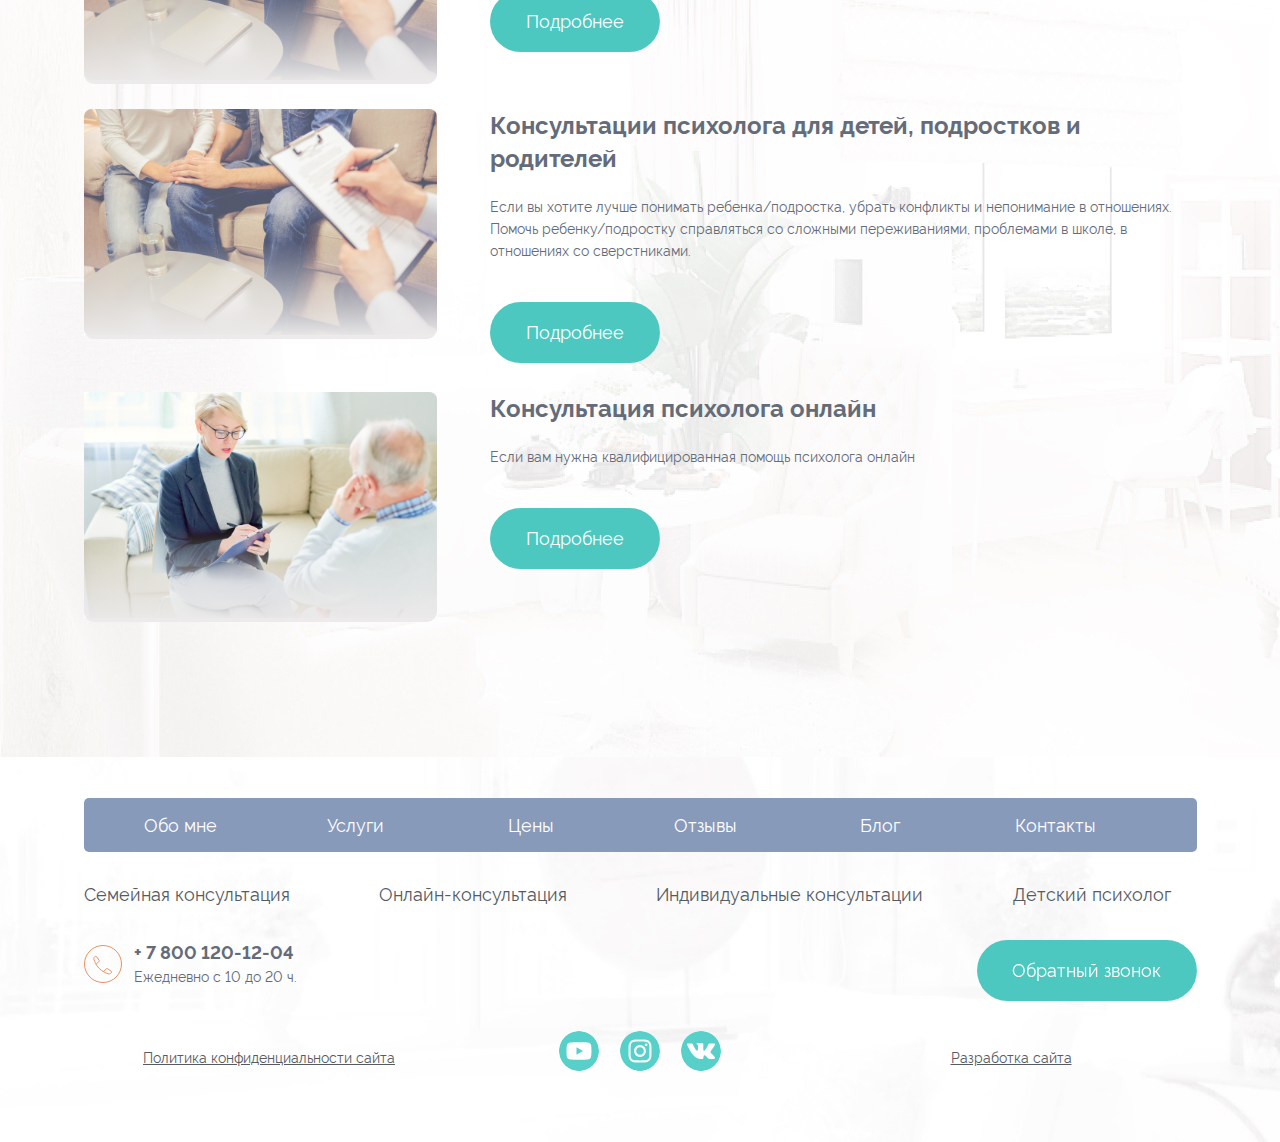
<file: about-me.html>
<!DOCTYPE html>
<html lang="ru">
  <head>
    <meta charset="UTF-8">
    <title>Обо мне</title>
    <meta name="description" content="">
    <meta name="keywords" content="">
    <meta name="viewport" content="width=device-width, initial-scale=1.0">
    <meta http-equiv="X-UA-Compatible" content="ie=edge">
    <link rel="stylesheet" href="./wp-content/themes/twentytwenty-child/css/main.min.css">
    <link rel="stylesheet" href="./wp-content/themes/twentytwenty-child/fonts/fonts.css">
    <link rel="stylesheet" href="./wp-content/themes/twentytwenty-child/css/swiper-bundle.min.css">
    <link rel="icon" href="#!" type="image/x-icon">
    <link rel="shortcut icon" href="wp-content/themes/twentytwenty-child/img/favicon.ico" type="image/x-icon">
    <link rel="apple-touch-icon" href="#!">
  </head>
  <body>
    <header class="header">
      <!-- LOGO-->
      <div class="logo"><a href="index.html"><img src="wp-content/themes/twentytwenty-child/img/icons/logo.svg" alt="logo">
          <p>Частный психолог</p></a></div>
      <!---->
      <div class="header__top">
        <div class="contacts contacts-mn"><a href="tel:+78001201204">+ 7 800 120-12-04</a>
          <p> Ежедневно с 10 до 20 ч.</p>
        </div>
        <div class="adress__mn addres"><a href="contacts.html#map">пр. Ленина, д.45, оф. 15</a>
          <p>Москва, м. Московская</p>
        </div>
        <ul class="social">
          <li><a href="#" target="_blank"><img src="wp-content/themes/twentytwenty-child/img/icons/youtube.svg" alt="youtube"></a></li>
          <li><a href="#" target="_blank"><img src="wp-content/themes/twentytwenty-child/img/icons/instagram.svg" alt="instagram"></a></li>
          <li><a href="#" target="_blank"><img src="wp-content/themes/twentytwenty-child/img/icons/vk.svg" alt="vk"></a></li>
        </ul>
        <button class="btn show-modal-1 btn-mn" data-toggle="modal-1">Обратный звонок </button>
      </div>
      <!-- hamburger HEADER-->
      <div class="hamburger-menu hamburger">
        <input id="menu__toggle" type="checkbox">
        <label class="menu__btn" for="menu__toggle"><span></span></label>
        <div class="menu__box header__menu hamburger__menu-box">
          <!-- HEADER MENU LIST-->
          <ul class="menu__list hamburger__menu-list">
            <li><a href="about-me.html">Обо мне</a></li>
            <li><a href="services.html">Услуги</a></li>
            <li><a href="price.html">Цены</a></li>
            <li><a href="reviews.html">Отзывы</a></li>
            <li><a href="blog.html">Блог</a></li>
            <li><a href="contacts.html">Контакты</a></li>
            <!---->
          </ul>
          <!-- ADDRESS hamburger-->
          <div class="hamburger__addres addres"><a href="contacts.html#map">пр. Ленина, д.45, оф. 15</a>
            <p>Москва, м. Московская</p>
          </div>
          <!-- CONTACTS hamburger-->
          <div class="contacts hamburger__contacts"><a href="tel:+78001201204">+ 7 800 120-12-04</a>
            <p> Ежедневно с 10 до 20 ч.</p>
          </div>
          <!-- Button to open the modal window in the hamburger menu-->
          <button class="btn show-modal-1" data-toggle="modal-1">Обратный звонок </button>
          <ul class="social">
            <li><a href="#" target="_blank"><img src="wp-content/themes/twentytwenty-child/img/icons/youtube.svg" alt="youtube"></a></li>
            <li><a href="#" target="_blank"><img src="wp-content/themes/twentytwenty-child/img/icons/instagram.svg" alt="instagram"></a></li>
            <li><a href="#" target="_blank"><img src="wp-content/themes/twentytwenty-child/img/icons/vk.svg" alt="vk"></a></li>
          </ul>
        </div>
      </div>
    </header>
    <!-- ABOUT ME-->
    <section class="aboutMe">
      <div class="container">
        <h1 class="title">Обо мне</h1>
        <div class="about">
          <div class="about__content">
            <h2>
               Здравствуйте, меня <br>зовут Евгения  Иванова.</h2>
            <p>
              Я психолог, нарративный консультант, специалист по эмоциональному благополучию.</p>
            <p>
              Помогаю людям освободиться от негативных эмоциональных состояний, пережить трудные моменты в жизни, понять себя и других, найти 
              выход из сложных ситуаций, развить устойчивость
              и эмоциональное благополучие.
            </p>
            <p>Использую современные, эффективные методы психотерапии - нарративный подход, практики осознанности.</p>
          </div>
          <div class="picture"><img src="wp-content/themes/twentytwenty-child/img/female.jpg" alt="Евгения Иванова"></div>
        </div>
        <div class="about aboutMe-about">
          <div class="about__content">
            <p> Имея опыт более 20 лет как в России, так и за рубежом, пришла к выводу, что не каждый готов обратиться за психологической помощью. Многие люди, особенно мужчины, боятся делиться своим сокровенным, думая что это будет выглядеть проявлением слабости и неуверенности. Опасаются, что окажутся под влиянием и перестанут быть самим собой, что психолог начнет читать мораль или, наоборот, нахваливать за их же деньги. Это конечно же не так!</p>
            <p>В жизни каждого из Вас наверняка возникали ситуации, когда появляются вопросы, на которые, увы, никак не найти ответы, когда тоска сжимает сердце и хочется поскорее скинуть этот груз с плеч. В этот момент общение с тактичным, понимающим психологом становится глотком свежего воздуха, побегом из душной и узкой комнаты на улицу. Нет ничего зазорного в том, что Вы обращаетесь к специалистам в сложных жизненных ситуациях.</p>
            <p> Обращаясь ко мне как к специалисту по семейным, личным и психологическим проблемам, Вы можете быть уверены в получении максимально профессиональной помощи. </p>
          </div>
          <div class="pictures picture"><img src="wp-content/themes/twentytwenty-child/img/adventigeFour.jpg" alt="Консультация"></div>
        </div>
      </div>
    </section>
    <!-- END ABOUT ME-->
    <!-- SLIDERS Education, Work experience-->
    <section class="sectionTwo">
      <div class="container">
        <div class="education">
          <div class="education__box education__boxs">
            <h2>Образование</h2>
            <p>Постоянно <strong>повышаю уровень образования: </strong>учусь на семинарах и тренингах у лучших российских и зарубежных преподавателей;
              развиваю проф. навыки в ежедневной практике психологического консультирования и психотерапии.
            </p>
            <!-- SLIDER EDUCATION-->
            <div class="education-slider swiper-container">
              <div class="swiper-wrapper swiper__content">
                <div class="swiper-slide">
                  <div class="slider__contant swiper-slide-width">
                    <h3>1995-2000</h3>
                    <p>
                      Московский государственный открытый педагогический университет им. Шолохова, факультет психологии и педагогики, диплом с отличием. Квалификация: практический психолог.</p>
                  </div>
                </div>
                <div class="swiper-slide">
                  <div class="slider__contant swiper-slide-width">
                    <h3>1995-2000</h3>
                    <p>
                      Московский государственный открытый педагогический университет им. Шолохова, факультет психологии и педагогики, диплом с отличием. Квалификация: практический психолог.</p>
                  </div>
                </div>
                <div class="swiper-slide swiper-slide-width">
                  <div class="slider__contant">
                    <h3>1995-2000</h3>
                    <p>
                      Московский государственный открытый педагогический университет им. Шолохова, факультет психологии и педагогики, диплом с отличием. Квалификация: практический психолог.</p>
                  </div>
                </div>
                <div class="swiper-slide swiper-slide-width">
                  <div class="slider__contant">
                    <h3>1995-2000</h3>
                    <p>
                      Московский государственный открытый педагогический университет им. Шолохова, факультет психологии и педагогики, диплом с отличием. Квалификация: практический психолог.</p>
                  </div>
                </div>
                <div class="swiper-slide swiper-slide-width">
                  <div class="slider__contant">
                    <h3>1995-2000</h3>
                    <p>
                      Московский государственный открытый педагогический университет им. Шолохова, факультет психологии и педагогики, диплом с отличием. Квалификация: практический психолог.</p>
                  </div>
                </div>
                <div class="swiper-slide swiper-slide-width">
                  <div class="slider__contant">
                    <h3>1995-2000</h3>
                    <p>
                      Московский государственный открытый педагогический университет им. Шолохова, факультет психологии и педагогики, диплом с отличием. Квалификация: практический психолог.   </p>
                  </div>
                </div>
              </div>
            </div>
            <div class="arow">
              <div class="swiper-buton swiper-buton-right"></div>
              <div class="swiper-buton swiper-buton-left"></div>
            </div>
            <!-- END SLIDER EDUCATION-->
          </div>
          <div class="education__box">
            <h2>Опыт работы</h2>
            <p>Постоянно <strong>повышаю уровень образования: </strong>учусь на семинарах и тренингах у лучших российских и зарубежных преподавателей;
              развиваю проф. навыки в ежедневной практике психологического консультирования и психотерапии.
            </p>
            <div class="education-sliders swiper-container">
              <div class="swiper-wrapper swiper__content">
                <div class="swiper-slide swiper-slide-width">
                  <div class="slider__contant">
                    <h3>с 2014</h3>
                    <p>Центр нарративной психологии и практики </p>
                    <p> <strong>Должность: </strong>директор</p>
                  </div>
                </div>
                <div class="swiper-slide swiper-slide-width">
                  <div class="slider__contant">
                    <h3>2009-2012</h3>
                    <p>ГОУ Центр психолого-педагогической реабилитации «Пресненский» г. Москвы</p>
                    <p> <strong>Должность: </strong>психолог</p>
                  </div>
                </div>
                <div class="swiper-slide swiper-slide-width">
                  <div class="slider__contant">
                    <h3>с 2014</h3>
                    <p>Центр нарративной психологии и практики </p>
                    <p> <strong>Должность: </strong>директор</p>
                  </div>
                </div>
                <div class="swiper-slide swiper-slide-width">
                  <div class="slider__contant">
                    <h3>2009-2012</h3>
                    <p>ГОУ Центр психолого-педагогической реабилитации «Пресненский» г. Москвы</p>
                    <p> <strong>Должность: </strong>психолог</p>
                  </div>
                </div>
                <div class="swiper-slide swiper-slide-width">
                  <div class="slider__contant">
                    <h3>с 2014</h3>
                    <p>Центр нарративной психологии и практики </p>
                    <p> <strong>Должность: </strong>директор</p>
                  </div>
                </div>
                <div class="swiper-slide swiper-slide-width">
                  <div class="slider__contant">
                    <h3>2009-2012</h3>
                    <p>ГОУ Центр психолого-педагогической реабилитации «Пресненский» г. Москвы</p>
                    <p> <strong>Должность: </strong>психолог</p>
                  </div>
                </div>
              </div>
            </div>
            <div class="arow">
              <div class="swiper-buton swiper-buton-rights"></div>
              <div class="swiper-buton swiper-buton-lefts"></div>
            </div>
          </div>
        </div>
      </div>
    </section>
    <!-- END SLIDERS Education, Work experience-->
    <!-- Diplomas and certificates-->
    <section class="carosel">
      <div class="container">
        <h2>Дипломы и сертификаты</h2>
        <ul class="galery-list">
          <li><a data-fslightbox="gallery" href="wp-content/themes/twentytwenty-child/img/diplom@1x.jpg"><img src="wp-content/themes/twentytwenty-child/img/diploma@1x.jpg" alt="Диплом">
              <div class="img__overlay"><img src="wp-content/themes/twentytwenty-child/img/icons/eye.svg" alt=""></div></a></li>
          <li><a data-fslightbox="gallery" href="wp-content/themes/twentytwenty-child/img/diploms@1x.jpg"><img src="wp-content/themes/twentytwenty-child/img/diploma@1x.jpg" alt="Диплом">
              <div class="img__overlay"><img src="wp-content/themes/twentytwenty-child/img/icons/eye.svg" alt=""></div></a></li>
          <li><a data-fslightbox="gallery" href="wp-content/themes/twentytwenty-child/img/diplom@1x.jpg"><img src="wp-content/themes/twentytwenty-child/img/diploma@1x.jpg" alt="Диплом">
              <div class="img__overlay"><img src="wp-content/themes/twentytwenty-child/img/icons/eye.svg" alt=""></div></a></li>
          <li><a data-fslightbox="gallery" href="wp-content/themes/twentytwenty-child/img/diploms@1x.jpg"><img src="wp-content/themes/twentytwenty-child/img/diploma@1x.jpg" alt="Диплом">
              <div class="img__overlay"><img src="wp-content/themes/twentytwenty-child/img/icons/eye.svg" alt=""></div></a></li>
        </ul>
      </div>
    </section>
    <!-- END Diplomas and certificates-->
    <!-- Types of consultations-->
    <section class="sectionFive sectionFive-aboutMe sect">
      <div class="container">
        <h2>Виды консультаций</h2>
        <div class="advantage">
          <div class="adventige">
            <div class="picture"><img src="wp-content/themes/twentytwenty-child/img/adventigeTwo.jpg" alt="Девушка"></div>
            <div class="adventige__text">
              <h3>Индивидуальные консультации психолога</h3>
              <p>Если вы хотите понять себя, разобраться в отношениях с другими. Изменить то, что мешает жить лучше. Найти выход из сложных ситуаций. Освободиться от негативных эмоций. Управлять своей жизнью.</p><a href="indiv-consul.html"> <span>Подробнее</span></a>
            </div>
          </div>
          <div class="adventige">
            <div class="picture"><img src="wp-content/themes/twentytwenty-child/img/adventigeTree.jpg" alt="Пара"></div>
            <div class="adventige__text">
              <h3>Консультации психолога для семей и пар</h3>
              <p>Если вы хотите улучшить отношения, сохранить семью, вернуть теплые чувства, уважение и понимание, научиться договариваться, разрешать конфликты мирно.</p><a href="family-psych.html"><span>Подробнее</span></a>
            </div>
          </div>
          <div class="adventige">
            <div class="picture"><img src="wp-content/themes/twentytwenty-child/img/adventigeTree.jpg" alt="Пара"></div>
            <div class="adventige__text">
              <h3>Консультации психолога для детей, подростков и родителей</h3>
              <p>Если вы хотите лучше понимать ребенка/подростка, убрать конфликты и непонимание в отношениях. Помочь ребенку/подростку справляться со сложными переживаниями, проблемами в школе, в отношениях со сверстниками.</p><a href="child-psych.html"><span>Подробнее</span></a>
            </div>
          </div>
          <div class="adventige">
            <div class="picture"><img src="wp-content/themes/twentytwenty-child/img/adventigeFour.jpg" alt="Консультация"></div>
            <div class="adventige__text">
              <h3>Консультация психолога онлайн</h3>
              <p>Если вам нужна квалифицированная помощь психолога онлайн</p><a href="online-consul.html"><span>Подробнее</span></a>
            </div>
          </div>
        </div>
      </div>
    </section>
    <!-- END Types of consultations-->
    <!-- FOOTER-->
    <footer class="footer">
      <div class="container">
        <ul class="menu__list-footer">
          <li><a href="about-me.html">Обо мне</a></li>
          <li><a href="services.html">Услуги</a></li>
          <li><a href="price.html">Цены</a></li>
          <li><a href="reviews.html">Отзывы</a></li>
          <li><a href="blog.html">Блог</a></li>
          <li><a href="contacts.html">Контакты</a></li>
        </ul>
        <div class="footer__top-content">
          <ul class="footer__menu-list">
            <li><a href="family-psych.html">Семейная консультация</a></li>
            <li><a href="online-consul.html">Онлайн-консультация</a></li>
            <li><a href="indiv-consul.html">Индивидуальные консультации</a></li>
            <li><a href="child-psych.html">Детский психолог</a></li>
          </ul>
          <div class="contacts"><a href="tel:+78001201204">+ 7 800 120-12-04</a>
            <p> Ежедневно с 10 до 20 ч.</p>
          </div>
          <button class="btn show-modal-1" data-toggle="modal-1">Обратный звонок </button>
        </div>
        <div class="footer-footer">
          <ul class="social">
            <li><a href="#" target="_blank"><img src="wp-content/themes/twentytwenty-child/img/icons/youtube.svg" alt="youtube"></a></li>
            <li><a href="#" target="_blank"><img src="wp-content/themes/twentytwenty-child/img/icons/instagram.svg" alt="instagram"></a></li>
            <li><a href="#" target="_blank"><img src="wp-content/themes/twentytwenty-child/img/icons/vk.svg" alt="vk"></a></li>
          </ul>
          <p><a href="" target="_blank">Политика конфиденциальности сайта</a></p>
          <p><a href="" target="_blank">Разработка сайта</a></p>
        </div>
      </div>
    </footer>
    <!-- END FOOTER-->
    <script src="./wp-content/themes/twentytwenty-child/js/swiper-bundle.min.js"></script>
    <script src="./wp-content/themes/twentytwenty-child/js/fslightbox.js"></script>
    <script src="./wp-content/themes/twentytwenty-child/js/main.js"></script>
  </body>
</html>
</file>
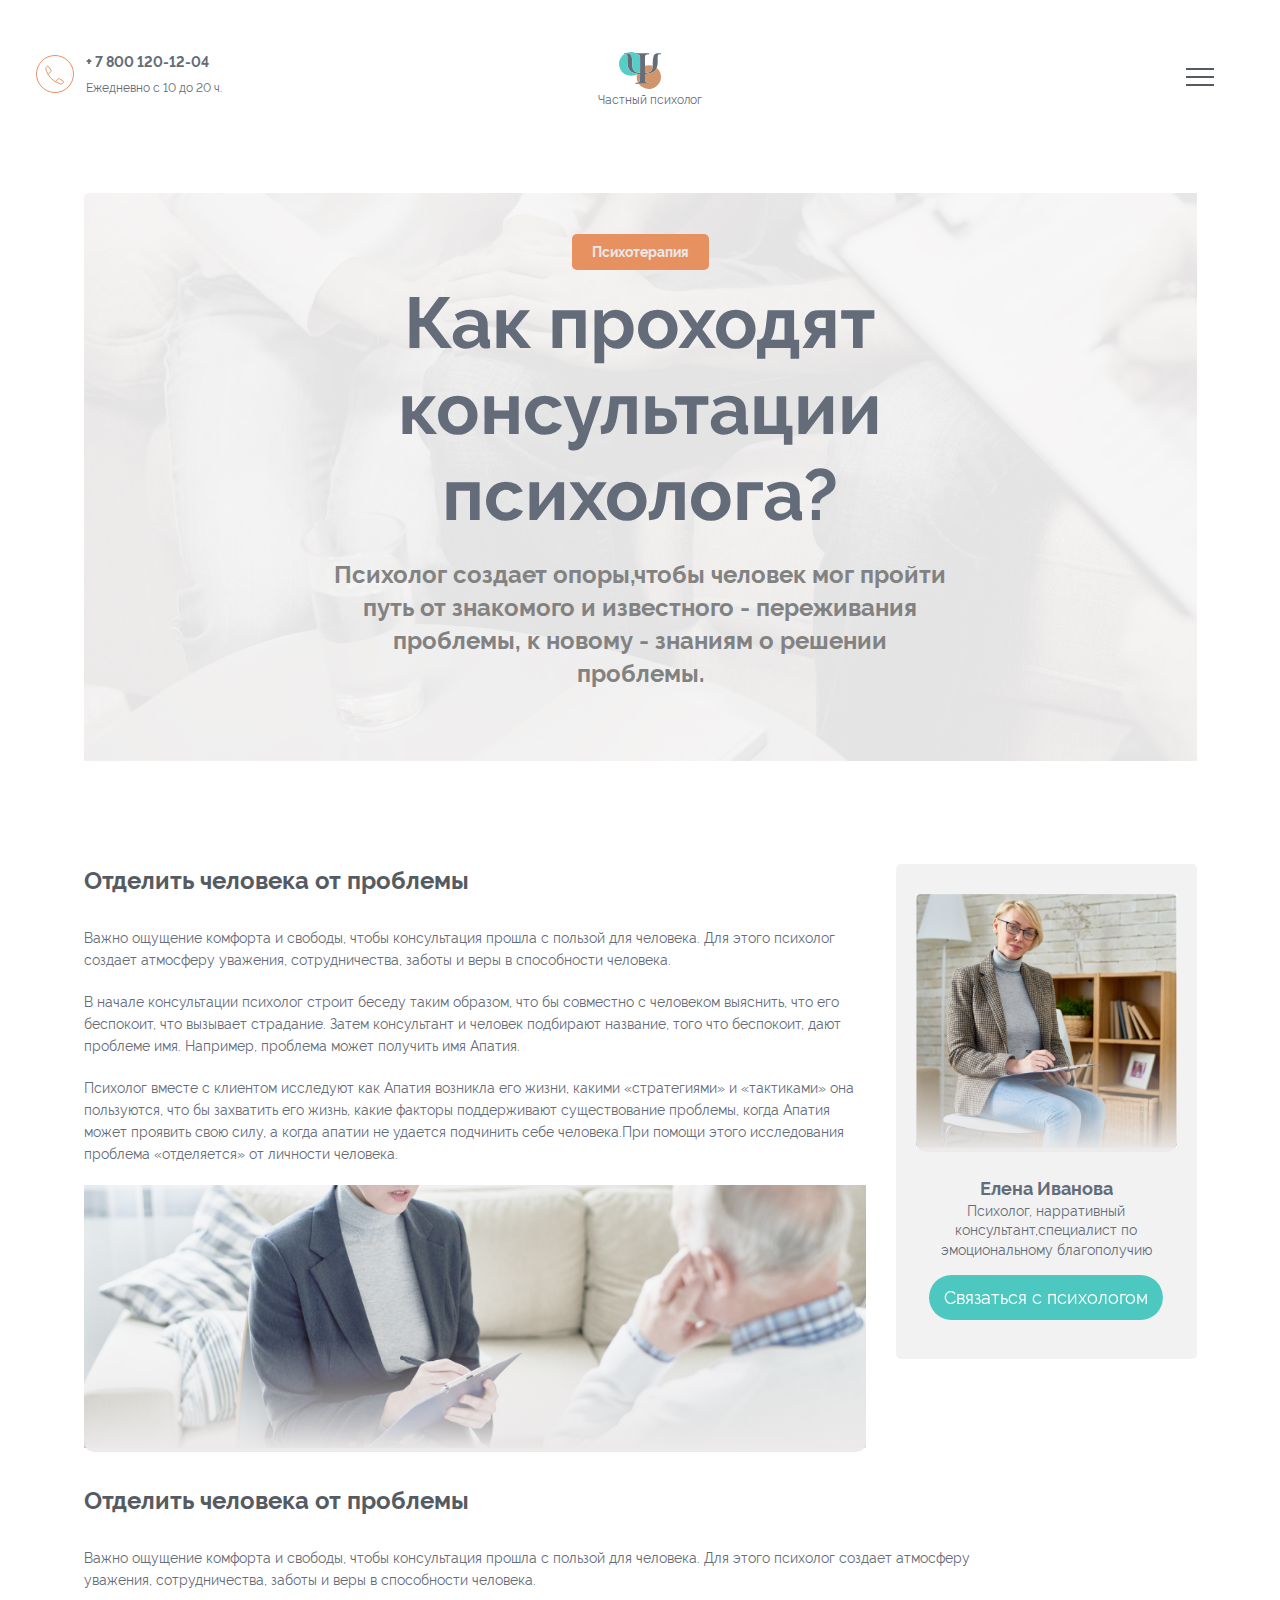
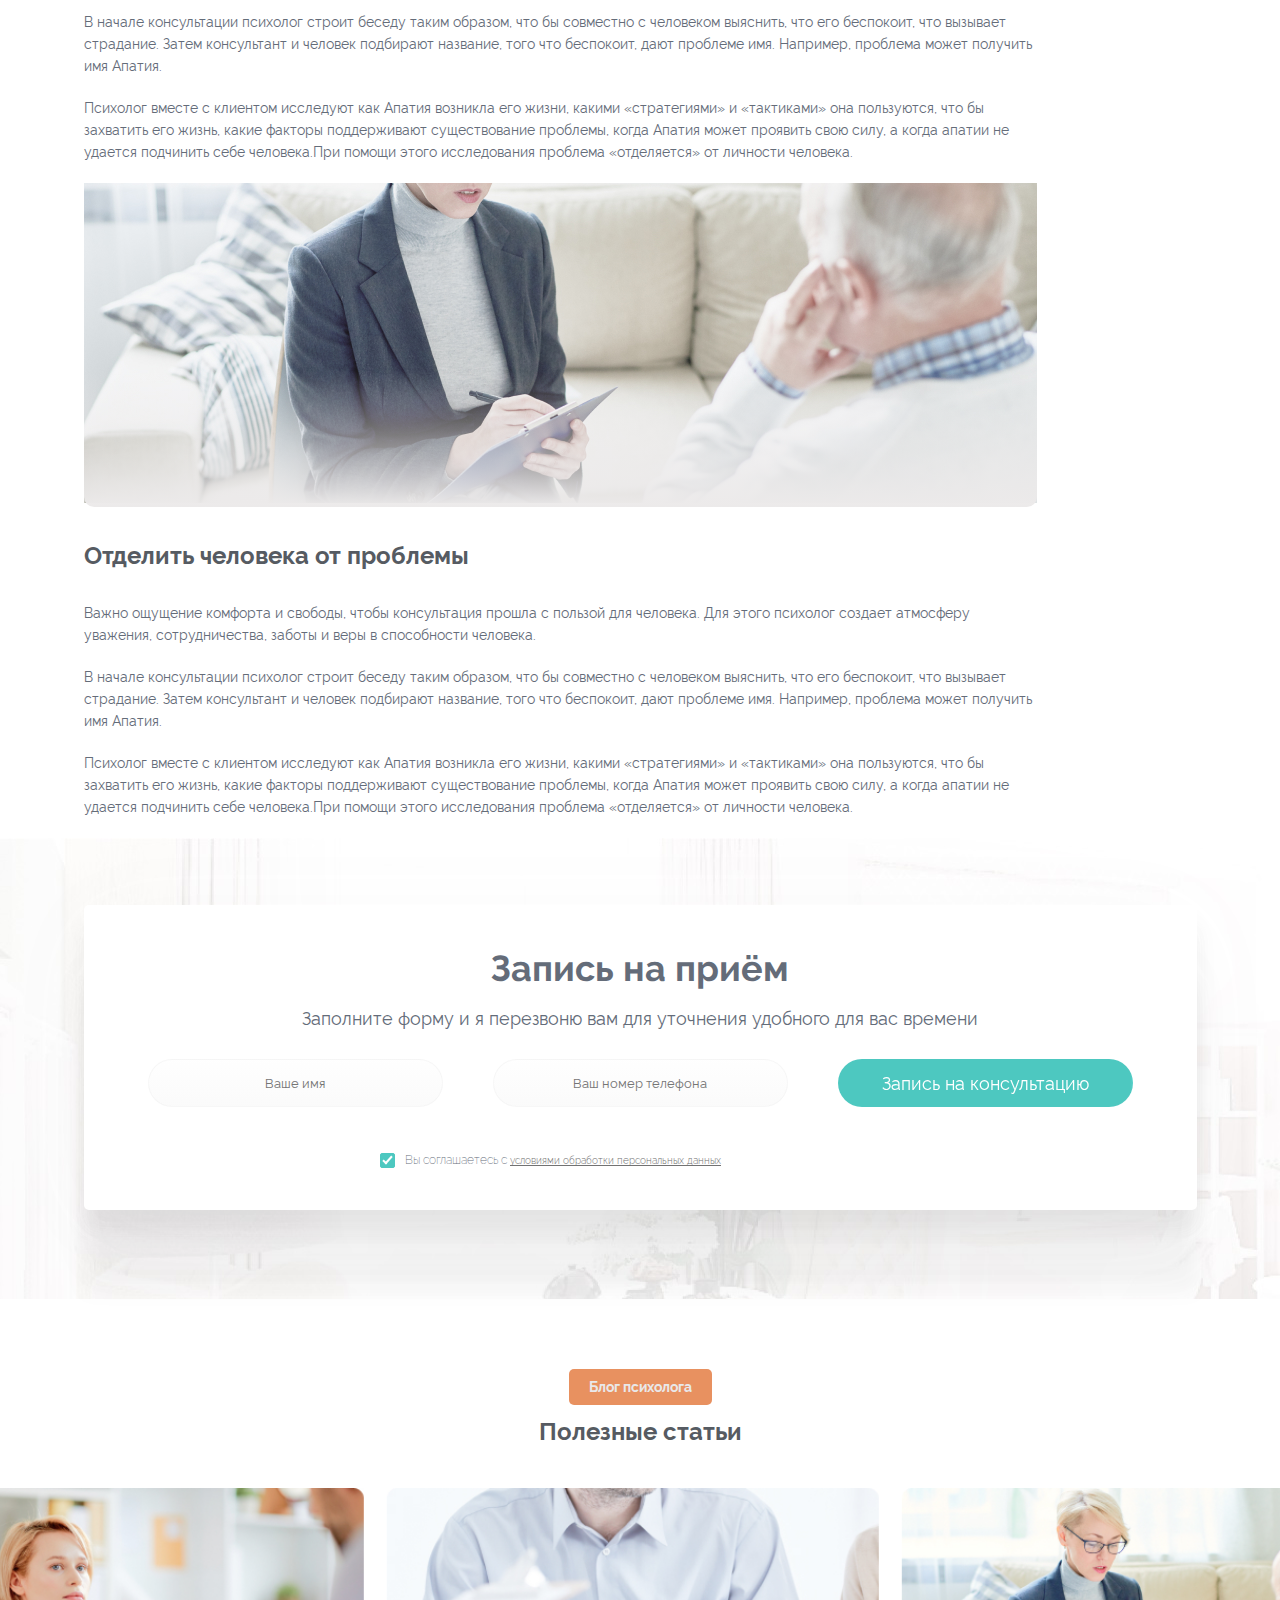
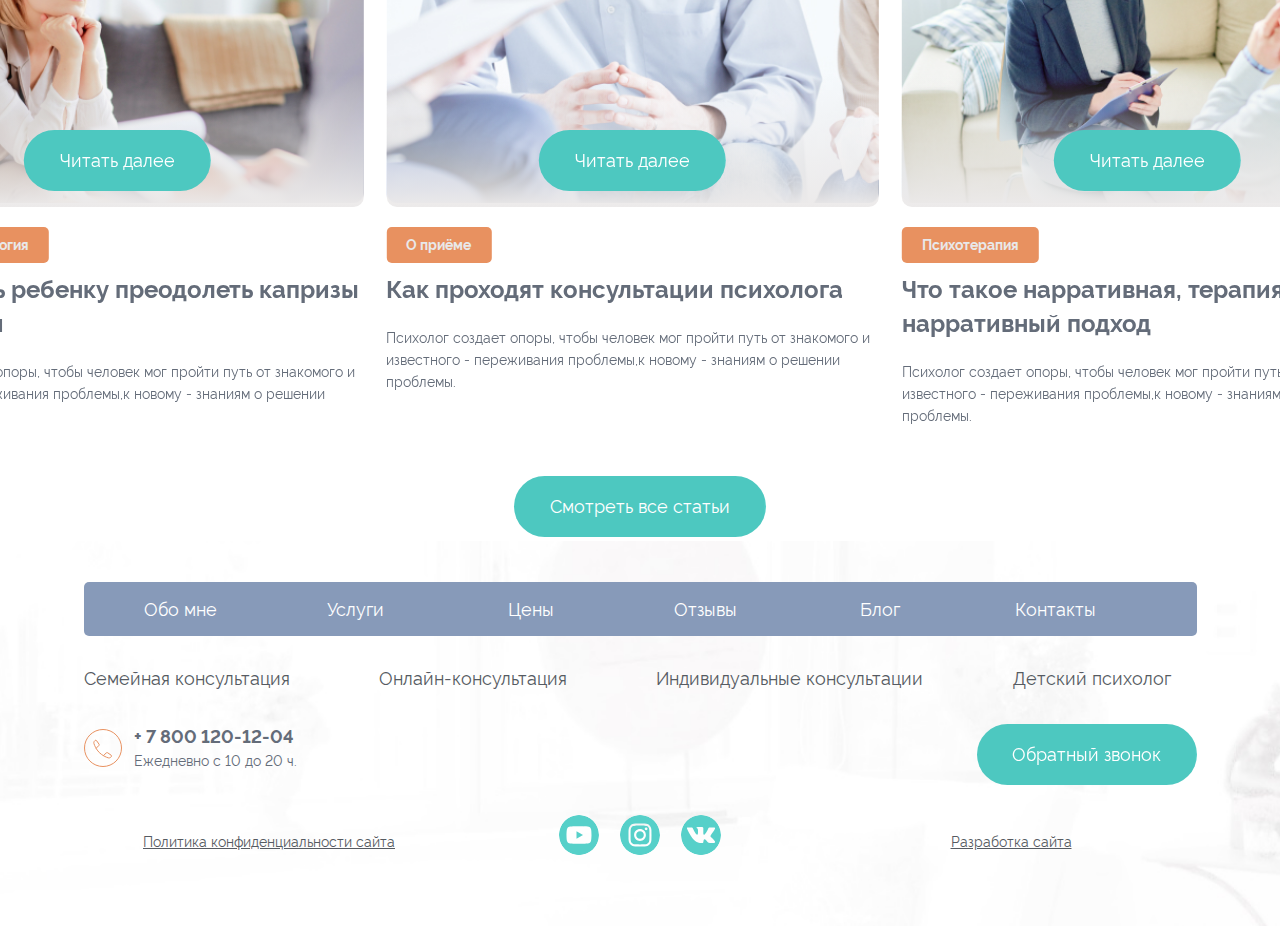
<file: blog-page.html>
<!DOCTYPE html>
<html lang="ru">
  <head>
    <meta charset="UTF-8">
    <title>Страница блога</title>
    <meta name="description" content="">
    <meta name="keywords" content="">
    <meta name="viewport" content="width=device-width, initial-scale=1.0">
    <meta http-equiv="X-UA-Compatible" content="ie=edge">
    <link rel="stylesheet" href="./wp-content/themes/twentytwenty-child/css/main.min.css">
    <link rel="stylesheet" href="./wp-content/themes/twentytwenty-child/fonts/fonts.css">
    <link rel="stylesheet" href="./wp-content/themes/twentytwenty-child/css/swiper-bundle.min.css">
    <link rel="icon" href="#!" type="image/x-icon">
    <link rel="shortcut icon" href="wp-content/themes/twentytwenty-child/img/favicon.ico" type="image/x-icon">
    <link rel="apple-touch-icon" href="#!">
  </head>
  <body>
    <header class="header">
      <!-- LOGO-->
      <div class="logo"><a href="index.html"><img src="wp-content/themes/twentytwenty-child/img/icons/logo.svg" alt="logo">
          <p>Частный психолог</p></a></div>
      <!---->
      <div class="header__top">
        <div class="contacts contacts-mn"><a href="tel:+78001201204">+ 7 800 120-12-04</a>
          <p> Ежедневно с 10 до 20 ч.</p>
        </div>
        <div class="adress__mn addres"><a href="contacts.html#map">пр. Ленина, д.45, оф. 15</a>
          <p>Москва, м. Московская</p>
        </div>
        <ul class="social">
          <li><a href="#" target="_blank"><img src="wp-content/themes/twentytwenty-child/img/icons/youtube.svg" alt="youtube"></a></li>
          <li><a href="#" target="_blank"><img src="wp-content/themes/twentytwenty-child/img/icons/instagram.svg" alt="instagram"></a></li>
          <li><a href="#" target="_blank"><img src="wp-content/themes/twentytwenty-child/img/icons/vk.svg" alt="vk"></a></li>
        </ul>
        <button class="btn show-modal-1 btn-mn" data-toggle="modal-1">Обратный звонок </button>
      </div>
      <!-- hamburger HEADER-->
      <div class="hamburger-menu hamburger">
        <input id="menu__toggle" type="checkbox">
        <label class="menu__btn" for="menu__toggle"><span></span></label>
        <div class="menu__box header__menu hamburger__menu-box">
          <!-- HEADER MENU LIST-->
          <ul class="menu__list hamburger__menu-list">
            <li><a href="about-me.html">Обо мне</a></li>
            <li><a href="services.html">Услуги</a></li>
            <li><a href="price.html">Цены</a></li>
            <li><a href="reviews.html">Отзывы</a></li>
            <li><a href="blog.html">Блог</a></li>
            <li><a href="contacts.html">Контакты</a></li>
            <!---->
          </ul>
          <!-- ADDRESS hamburger-->
          <div class="hamburger__addres addres"><a href="contacts.html#map">пр. Ленина, д.45, оф. 15</a>
            <p>Москва, м. Московская</p>
          </div>
          <!-- CONTACTS hamburger-->
          <div class="contacts hamburger__contacts"><a href="tel:+78001201204">+ 7 800 120-12-04</a>
            <p> Ежедневно с 10 до 20 ч.</p>
          </div>
          <!-- Button to open the modal window in the hamburger menu-->
          <button class="btn show-modal-1" data-toggle="modal-1">Обратный звонок </button>
          <ul class="social">
            <li><a href="#" target="_blank"><img src="wp-content/themes/twentytwenty-child/img/icons/youtube.svg" alt="youtube"></a></li>
            <li><a href="#" target="_blank"><img src="wp-content/themes/twentytwenty-child/img/icons/instagram.svg" alt="instagram"></a></li>
            <li><a href="#" target="_blank"><img src="wp-content/themes/twentytwenty-child/img/icons/vk.svg" alt="vk"></a></li>
          </ul>
        </div>
      </div>
    </header>
    <!-- Psychotherapy-->
    <section class="section__blogPage">
      <div class="container">
        <div class="bg">
          <div class="text-bgc">
            <p>Психотерапия</p>
          </div>
          <h1 class="title">
            Как проходят<br>консультации<br>психолога?</h1>
          <h6 class="sub-title">
            Психолог создает опоры,чтобы человек мог пройти
            <br>путь от знакомого и известного - переживания 
            <br>проблемы, к новому - знаниям о решении 
            <br>проблемы.
          </h6>
        </div>
      </div>
    </section>
    <!--END  Psychotherapy-->
    <!-- Separate the person from the problem-->
    <section class="blogPage">
      <div class="container">
        <div class="blogPage__containers">
          <div class="blogPage__box">
            <h2>Отделить человека от проблемы</h2>
            <p>Важно ощущение комфорта и свободы, чтобы консультация прошла с пользой для человека. Для этого психолог создает атмосферу уважения, сотрудничества, заботы и веры в способности человека.</p>
            <p>В начале консультации психолог строит беседу таким образом, что бы совместно с человеком выяснить, что его беспокоит, что вызывает страдание. Затем консультант и человек подбирают название, того что беспокоит, дают проблеме имя. Например, проблема может получить имя Апатия.</p>
            <p>
              Психолог вместе с клиентом исследуют как Апатия возникла его жизни, какими «стратегиями» и «тактиками» она пользуются, что бы захватить его жизнь, какие факторы поддерживают существование проблемы, когда Апатия может проявить свою силу, а когда апатии не удается подчинить себе человека.При помощи этого исследования проблема «отделяется» от личности человека.</p>
            <div class="picture"><img src="wp-content/themes/twentytwenty-child/img/blogPage2.jpg" alt="Консультация"></div>
          </div>
          <!-- article-->
          <article class="article">
            <div class="picture"><img src="wp-content/themes/twentytwenty-child/img/article.jpg" alt="Елена Иванова"></div>
            <h4>Елена Иванова</h4>
            <p>
              Психолог, нарративный консультант,специалист по эмоциональному благополучию</p>
            <button class="btn show-modal-4" data-toggle="modal-4">Связаться с психологом</button>
          </article>
          <!-- END article-->
        </div>
        <div class="blogPage__container">
          <h2>Отделить человека от проблемы</h2>
          <p>Важно ощущение комфорта и свободы, чтобы консультация прошла с пользой для человека. Для этого психолог создает атмосферу уважения, сотрудничества, заботы и веры в способности человека.</p>
          <p>В начале консультации психолог строит беседу таким образом, что бы совместно с человеком выяснить, что его беспокоит, что вызывает страдание. Затем консультант и человек подбирают название, того что беспокоит, дают проблеме имя. Например, проблема может получить имя Апатия.</p>
          <p>
            Психолог вместе с клиентом исследуют как Апатия возникла его жизни, какими «стратегиями» и «тактиками» она пользуются, что бы захватить его жизнь, какие факторы поддерживают существование проблемы, когда Апатия может проявить свою силу, а когда апатии не удается подчинить себе человека.При помощи этого исследования проблема «отделяется» от личности человека.</p>
          <div class="picture"><img src="wp-content/themes/twentytwenty-child/img/blogPage2.jpg" alt="Консультация"></div>
          <h2>Отделить человека от проблемы</h2>
          <p>Важно ощущение комфорта и свободы, чтобы консультация прошла с пользой для человека. Для этого психолог создает атмосферу уважения, сотрудничества, заботы и веры в способности человека.</p>
          <p>В начале консультации психолог строит беседу таким образом, что бы совместно с человеком выяснить, что его беспокоит, что вызывает страдание. Затем консультант и человек подбирают название, того что беспокоит, дают проблеме имя. Например, проблема может получить имя Апатия.</p>
          <p>
            Психолог вместе с клиентом исследуют как Апатия возникла его жизни, какими «стратегиями» и «тактиками» она пользуются, что бы захватить его жизнь, какие факторы поддерживают существование проблемы, когда Апатия может проявить свою силу, а когда апатии не удается подчинить себе человека.При помощи этого исследования проблема «отделяется» от личности человека.</p>
        </div>
      </div>
    </section>
    <!-- END Separate the person from the problem-->
    <!-- FORM -->
    <section class="sectionEight">
      <div class="container">
        <div class="form-box">
          <form class="form">
            <h5 class="form__title">Запись на приём</h5>
            <p>Заполните форму и я перезвоню вам для уточнения удобного для вас времени</p>
            <div class="box-input">
              <input class="_req" type="text" name="user-name" placeholder="Ваше имя" required="required">
              <input class="_req phone-input" type="text" name="user-phone" placeholder="Ваш номер телефона" required="required">
              <button class="btn-send">Запись на консультацию</button>
            </div>
            <div class="form__policy">
              <input class="_req" id="form2" type="checkbox" checked="">
              <label for="form2">Вы соглашаетесь с <a href="#!" target="_blank">условиями обработки персональных данных</a></label>
            </div>
          </form>
        </div>
      </div>
    </section>
    <!-- END FORM -->
    <!-- Psychologist's blog-->
    <section class="sectionNine sect">
      <div class="cont">
        <div class="text-bgc">
          <p>Блог психолога</p>
        </div>
        <h2>Полезные статьи</h2>
        <div class="blog-slider swiper-container">
          <div class="swiper-wrapper reviews__swiper-wrapper">
            <div class="swiper-slide swiper__blog">
              <div class="picture"><img src="wp-content/themes/twentytwenty-child/img/imgFive.jpg" alt="Мужчина">
                <div class="blog__btn"><a href="blog-page.html"><span>Читать далее</span></a></div>
              </div>
              <div class="text-bgc">
                <p>О приёме</p>
              </div>
              <h3>Как проходят консультации психолога</h3>
              <p>
                Психолог создает опоры, чтобы человек мог пройти путь от знакомого и известного - переживания проблемы,к новому - знаниям о решении проблемы.</p>
            </div>
            <div class="swiper-slide swiper__blog">
              <div class="picture"><img src="wp-content/themes/twentytwenty-child/img/adventigeFour.jpg" alt="Консультация">
                <div class="blog__btn"><a href="blog-page.html"><span>Читать далее</span></a></div>
              </div>
              <div class="text-bgc">
                <p>Психотерапия</p>
              </div>
              <h3>Что такое нарративная, терапия нарративный подход</h3>
              <p>
                Психолог создает опоры, чтобы человек мог пройти путь от знакомого и известного - переживания проблемы,к новому - знаниям о решении проблемы.</p>
            </div>
            <div class="swiper-slide swiper__blog">
              <div class="picture"><img src="wp-content/themes/twentytwenty-child/img/adventigeTwo.jpg" alt="Девушка">
                <div class="blog__btn"><a href="blog-page.html"><span>Читать далее</span></a></div>
              </div>
              <div class="text-bgc">
                <p>Детская психология</p>
              </div>
              <h3>Как помочь ребенку преодолеть капризы и истерики</h3>
              <p>
                Психолог создает опоры, чтобы человек мог пройти путь от знакомого и известного - переживания проблемы,к новому - знаниям о решении проблемы.</p>
            </div>
          </div>
        </div><a href="blog.html"> <span>Смотреть все статьи</span></a>
      </div>
    </section>
    <!-- END Psychologist's blog-->
    <!-- FOOTER-->
    <footer class="footer">
      <div class="container">
        <ul class="menu__list-footer">
          <li><a href="about-me.html">Обо мне</a></li>
          <li><a href="services.html">Услуги</a></li>
          <li><a href="price.html">Цены</a></li>
          <li><a href="reviews.html">Отзывы</a></li>
          <li><a href="blog.html">Блог</a></li>
          <li><a href="contacts.html">Контакты</a></li>
        </ul>
        <div class="footer__top-content">
          <ul class="footer__menu-list">
            <li><a href="family-psych.html">Семейная консультация</a></li>
            <li><a href="online-consul.html">Онлайн-консультация</a></li>
            <li><a href="indiv-consul.html">Индивидуальные консультации</a></li>
            <li><a href="child-psych.html">Детский психолог</a></li>
          </ul>
          <div class="contacts"><a href="tel:+78001201204">+ 7 800 120-12-04</a>
            <p> Ежедневно с 10 до 20 ч.</p>
          </div>
          <button class="btn show-modal-1" data-toggle="modal-1">Обратный звонок </button>
        </div>
        <div class="footer-footer">
          <ul class="social">
            <li><a href="#" target="_blank"><img src="wp-content/themes/twentytwenty-child/img/icons/youtube.svg" alt="youtube"></a></li>
            <li><a href="#" target="_blank"><img src="wp-content/themes/twentytwenty-child/img/icons/instagram.svg" alt="instagram"></a></li>
            <li><a href="#" target="_blank"><img src="wp-content/themes/twentytwenty-child/img/icons/vk.svg" alt="vk"></a></li>
          </ul>
          <p><a href="" target="_blank">Политика конфиденциальности сайта</a></p>
          <p><a href="" target="_blank">Разработка сайта</a></p>
        </div>
      </div>
    </footer>
    <!-- END FOOTER-->
    <script src="./wp-content/themes/twentytwenty-child/js/swiper-bundle.min.js"></script>
    <script src="./wp-content/themes/twentytwenty-child/js/fslightbox.js"></script>
    <script src="./wp-content/themes/twentytwenty-child/js/main.js"></script>
  </body>
</html>
</file>
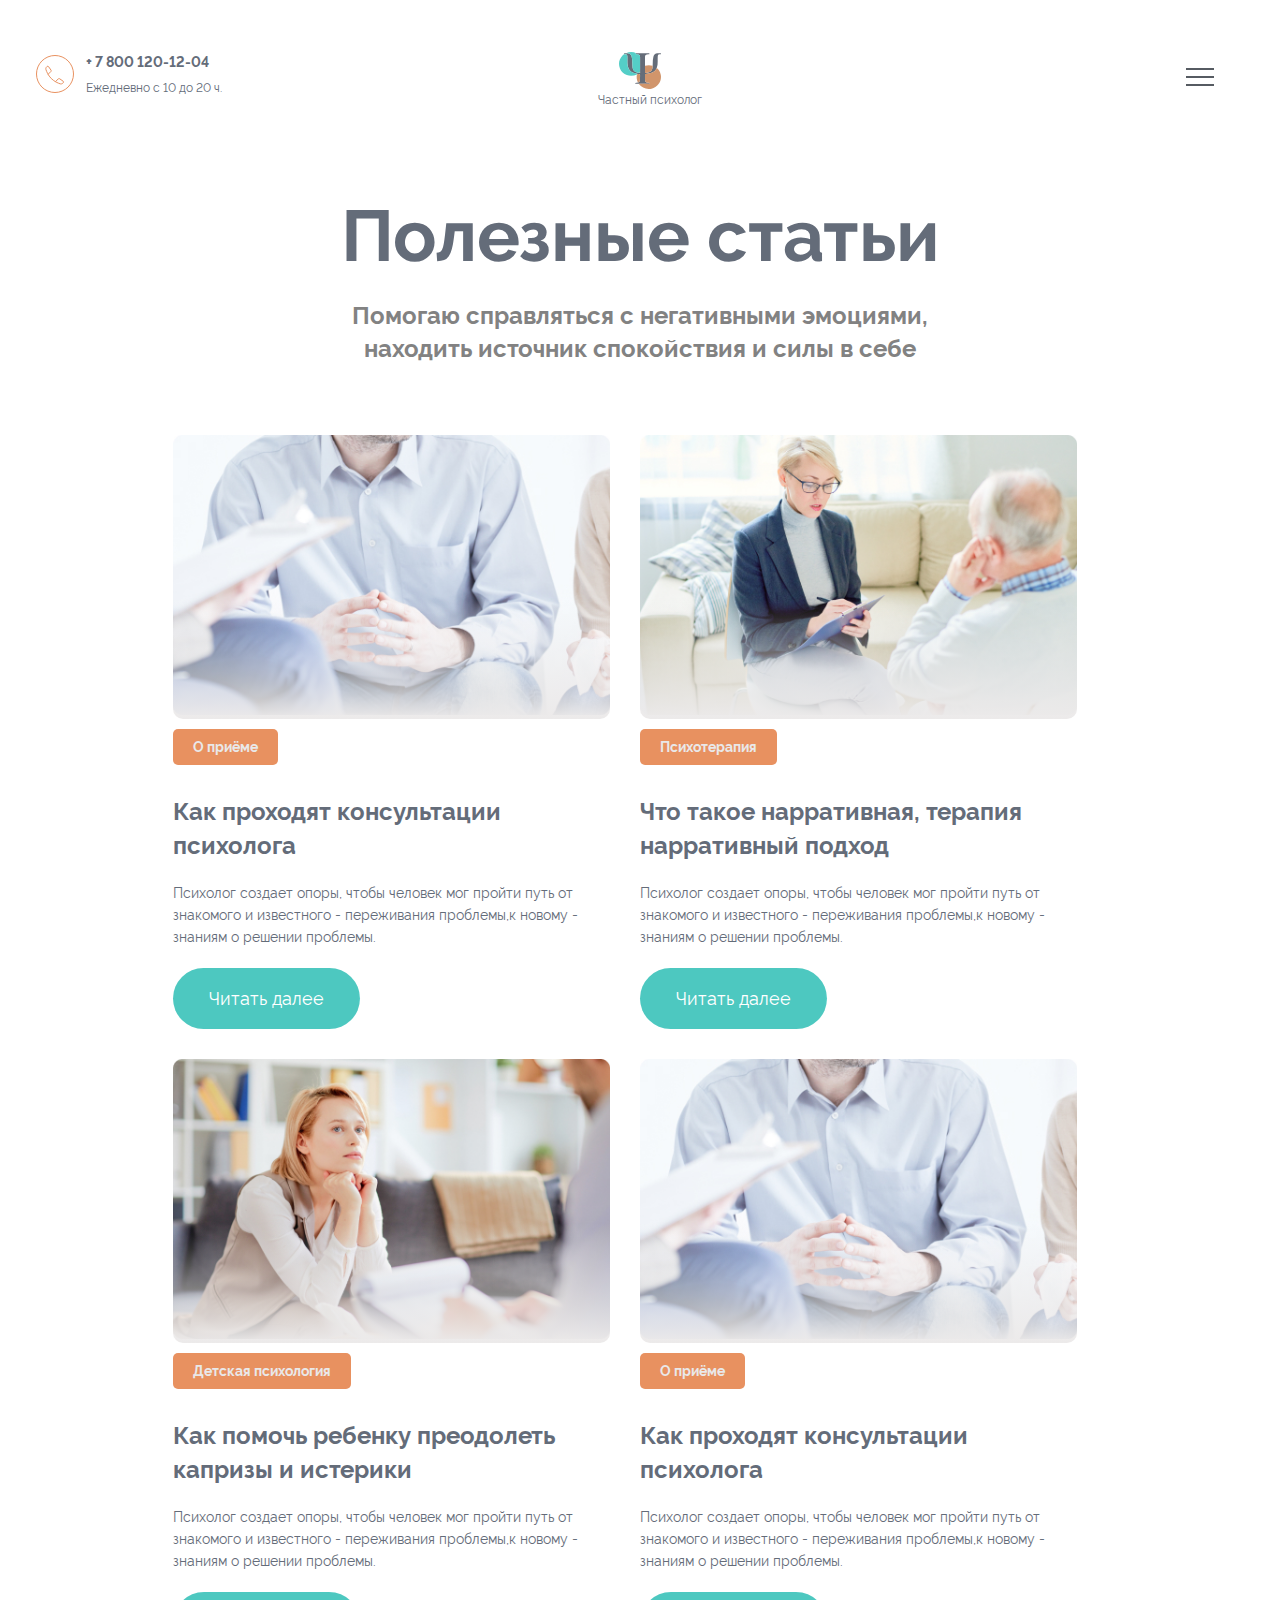
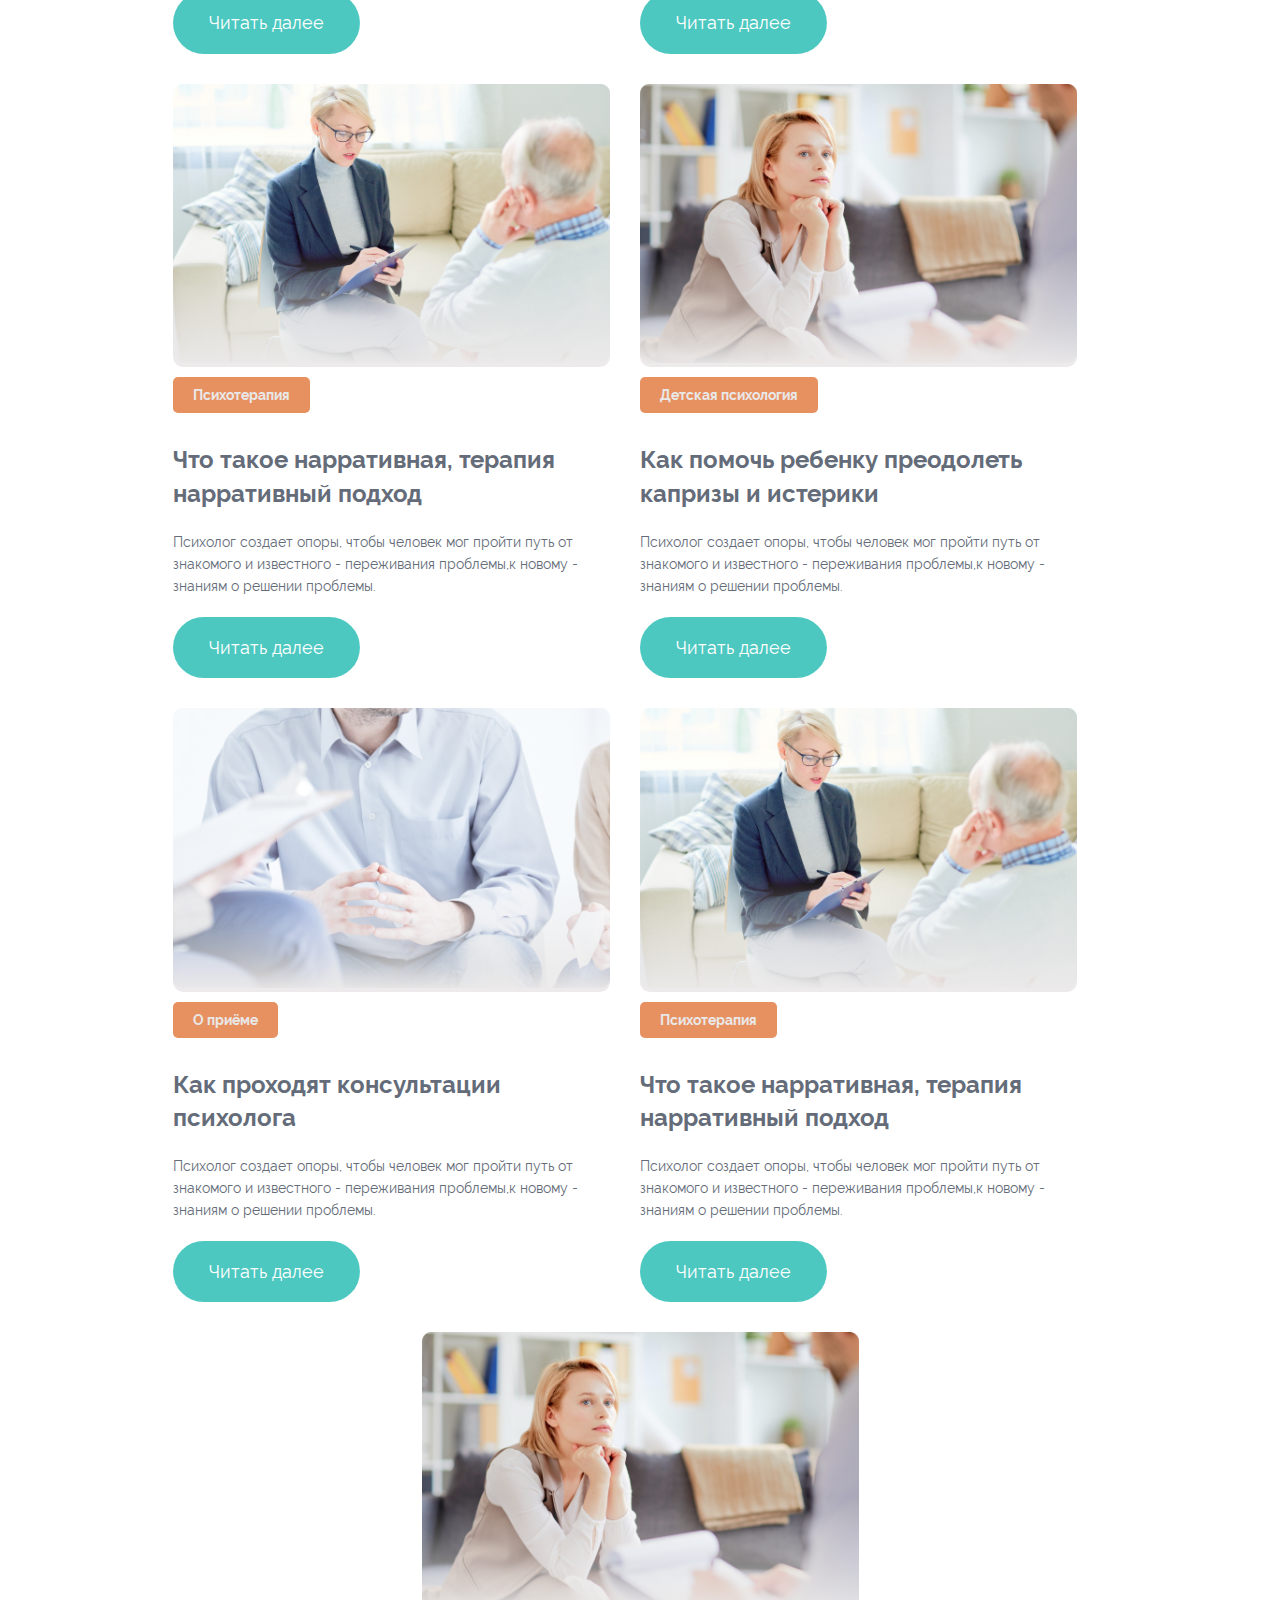
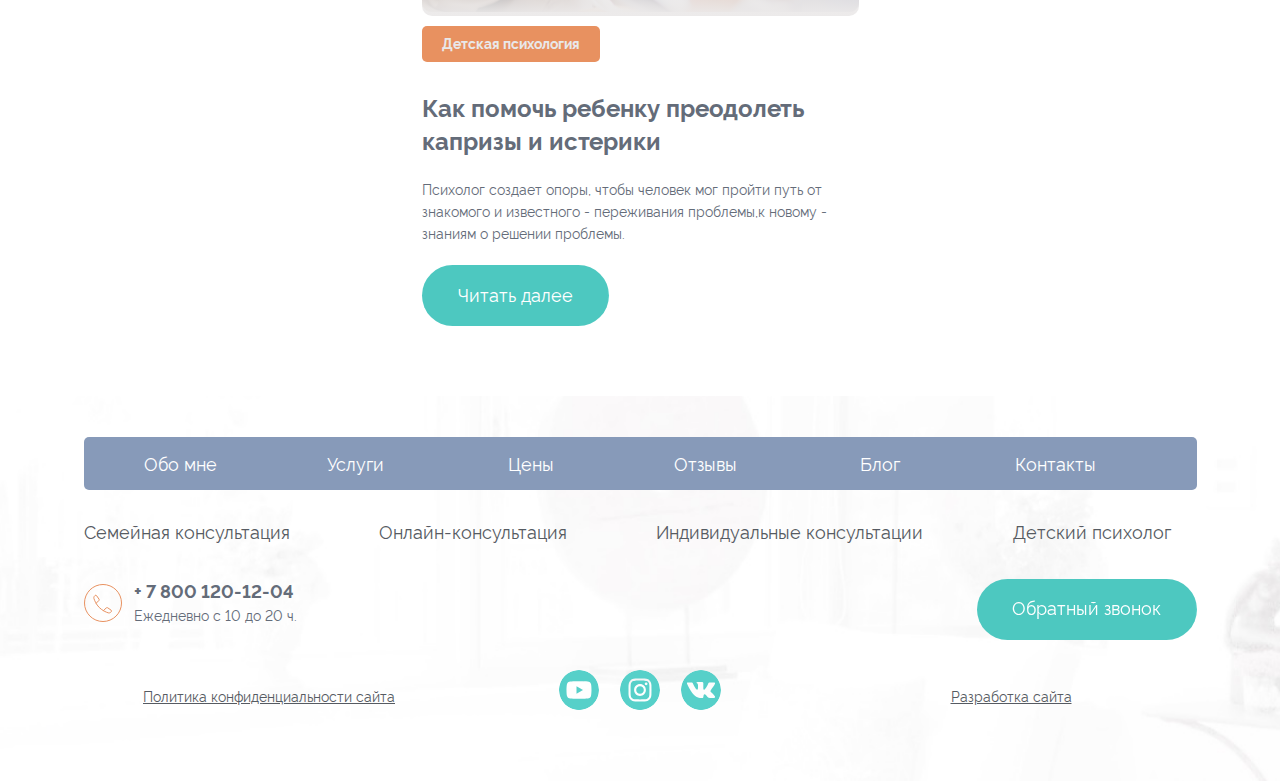
<file: blog.html>
<!DOCTYPE html>
<html lang="ru">
  <head>
    <meta charset="UTF-8">
    <title>Блог</title>
    <meta name="description" content="">
    <meta name="keywords" content="">
    <meta name="viewport" content="width=device-width, initial-scale=1.0">
    <meta http-equiv="X-UA-Compatible" content="ie=edge">
    <link rel="stylesheet" href="./wp-content/themes/twentytwenty-child/css/main.min.css">
    <link rel="stylesheet" href="./wp-content/themes/twentytwenty-child/fonts/fonts.css">
    <link rel="stylesheet" href="./wp-content/themes/twentytwenty-child/css/swiper-bundle.min.css">
    <link rel="icon" href="#!" type="image/x-icon">
    <link rel="shortcut icon" href="wp-content/themes/twentytwenty-child/img/favicon.ico" type="image/x-icon">
    <link rel="apple-touch-icon" href="#!">
  </head>
  <body>
    <header class="header">
      <!-- LOGO-->
      <div class="logo"><a href="index.html"><img src="wp-content/themes/twentytwenty-child/img/icons/logo.svg" alt="logo">
          <p>Частный психолог</p></a></div>
      <!---->
      <div class="header__top">
        <div class="contacts contacts-mn"><a href="tel:+78001201204">+ 7 800 120-12-04</a>
          <p> Ежедневно с 10 до 20 ч.</p>
        </div>
        <div class="adress__mn addres"><a href="contacts.html#map">пр. Ленина, д.45, оф. 15</a>
          <p>Москва, м. Московская</p>
        </div>
        <ul class="social">
          <li><a href="#" target="_blank"><img src="wp-content/themes/twentytwenty-child/img/icons/youtube.svg" alt="youtube"></a></li>
          <li><a href="#" target="_blank"><img src="wp-content/themes/twentytwenty-child/img/icons/instagram.svg" alt="instagram"></a></li>
          <li><a href="#" target="_blank"><img src="wp-content/themes/twentytwenty-child/img/icons/vk.svg" alt="vk"></a></li>
        </ul>
        <button class="btn show-modal-1 btn-mn" data-toggle="modal-1">Обратный звонок </button>
      </div>
      <!-- hamburger HEADER-->
      <div class="hamburger-menu hamburger">
        <input id="menu__toggle" type="checkbox">
        <label class="menu__btn" for="menu__toggle"><span></span></label>
        <div class="menu__box header__menu hamburger__menu-box">
          <!-- HEADER MENU LIST-->
          <ul class="menu__list hamburger__menu-list">
            <li><a href="about-me.html">Обо мне</a></li>
            <li><a href="services.html">Услуги</a></li>
            <li><a href="price.html">Цены</a></li>
            <li><a href="reviews.html">Отзывы</a></li>
            <li><a href="blog.html">Блог</a></li>
            <li><a href="contacts.html">Контакты</a></li>
            <!---->
          </ul>
          <!-- ADDRESS hamburger-->
          <div class="hamburger__addres addres"><a href="contacts.html#map">пр. Ленина, д.45, оф. 15</a>
            <p>Москва, м. Московская</p>
          </div>
          <!-- CONTACTS hamburger-->
          <div class="contacts hamburger__contacts"><a href="tel:+78001201204">+ 7 800 120-12-04</a>
            <p> Ежедневно с 10 до 20 ч.</p>
          </div>
          <!-- Button to open the modal window in the hamburger menu-->
          <button class="btn show-modal-1" data-toggle="modal-1">Обратный звонок </button>
          <ul class="social">
            <li><a href="#" target="_blank"><img src="wp-content/themes/twentytwenty-child/img/icons/youtube.svg" alt="youtube"></a></li>
            <li><a href="#" target="_blank"><img src="wp-content/themes/twentytwenty-child/img/icons/instagram.svg" alt="instagram"></a></li>
            <li><a href="#" target="_blank"><img src="wp-content/themes/twentytwenty-child/img/icons/vk.svg" alt="vk"></a></li>
          </ul>
        </div>
      </div>
    </header>
    <!-- Useful articles-->
    <section class="section__blog pt">
      <div class="container">
        <div class="cnt">
          <h1 class="title">Полезные статьи</h1>
          <h6 class="sub-title">
            Помогаю справляться с негативными эмоциями, находить источник спокойствия
            и силы в себе
          </h6>
        </div>
      </div>
    </section>
    <!-- END Useful articles-->
    <!-- ARTICLES-->
    <section class="section__Two blog__section sect">
      <div class="container">
        <div class="blog__wrapper">
          <div class="prices__content">
            <div class="picture"><img src="wp-content/themes/twentytwenty-child/img/imgFive.jpg" alt="Мужчина"></div>
            <div class="text-bgc">
              <p>О приёме</p>
            </div>
            <h3>Как проходят консультации психолога</h3>
            <p>
              Психолог создает опоры, чтобы человек мог пройти путь от знакомого и известного - переживания проблемы,к новому - знаниям о решении проблемы.</p><a href="blog-page.html"><span>Читать далее</span></a>
          </div>
          <div class="prices__content">
            <div class="picture"><img src="wp-content/themes/twentytwenty-child/img/adventigeFour.jpg" alt="Консультация"></div>
            <div class="text-bgc">
              <p>Психотерапия</p>
            </div>
            <h3>Что такое нарративная, терапия нарративный подход</h3>
            <p>
              Психолог создает опоры, чтобы человек мог пройти путь от знакомого и известного - переживания проблемы,к новому - знаниям о решении проблемы.</p><a href="blog-page.html"><span>Читать далее</span></a>
          </div>
          <div class="prices__content">
            <div class="picture"><img src="wp-content/themes/twentytwenty-child/img/adventigeTwo.jpg" alt="Девушка"></div>
            <div class="text-bgc">
              <p>Детская психология</p>
            </div>
            <h3>Как помочь ребенку преодолеть капризы и истерики</h3>
            <p>
              Психолог создает опоры, чтобы человек мог пройти путь от знакомого и известного - переживания проблемы,к новому - знаниям о решении проблемы.</p><a href="blog-page.html"><span>Читать далее</span></a>
          </div>
          <div class="prices__content">
            <div class="picture"><img src="wp-content/themes/twentytwenty-child/img/imgFive.jpg" alt="Мужчина"></div>
            <div class="text-bgc">
              <p>О приёме</p>
            </div>
            <h3>Как проходят консультации психолога</h3>
            <p>
              Психолог создает опоры, чтобы человек мог пройти путь от знакомого и известного - переживания проблемы,к новому - знаниям о решении проблемы.</p><a href="blog-page.html"><span>Читать далее</span></a>
          </div>
          <div class="prices__content">
            <div class="picture"><img src="wp-content/themes/twentytwenty-child/img/adventigeFour.jpg" alt="Консультация"></div>
            <div class="text-bgc">
              <p>Психотерапия</p>
            </div>
            <h3>Что такое нарративная, терапия нарративный подход</h3>
            <p>
              Психолог создает опоры, чтобы человек мог пройти путь от знакомого и известного - переживания проблемы,к новому - знаниям о решении проблемы.</p><a href="blog-page.html"><span>Читать далее</span></a>
          </div>
          <div class="prices__content">
            <div class="picture"><img src="wp-content/themes/twentytwenty-child/img/adventigeTwo.jpg" alt="Девушка"></div>
            <div class="text-bgc">
              <p>Детская психология</p>
            </div>
            <h3>Как помочь ребенку преодолеть капризы и истерики</h3>
            <p>
              Психолог создает опоры, чтобы человек мог пройти путь от знакомого и известного - переживания проблемы,к новому - знаниям о решении проблемы.</p><a href="blog-page.html"><span>Читать далее</span></a>
          </div>
          <div class="prices__content">
            <div class="picture"><img src="wp-content/themes/twentytwenty-child/img/imgFive.jpg" alt="Мужчина"></div>
            <div class="text-bgc">
              <p>О приёме</p>
            </div>
            <h3>Как проходят консультации психолога</h3>
            <p>
              Психолог создает опоры, чтобы человек мог пройти путь от знакомого и известного - переживания проблемы,к новому - знаниям о решении проблемы.</p><a href="blog-page.html"><span>Читать далее</span></a>
          </div>
          <div class="prices__content">
            <div class="picture"><img src="wp-content/themes/twentytwenty-child/img/adventigeFour.jpg" alt="Консультация"></div>
            <div class="text-bgc">
              <p>Психотерапия</p>
            </div>
            <h3>Что такое нарративная, терапия нарративный подход</h3>
            <p>
              Психолог создает опоры, чтобы человек мог пройти путь от знакомого и известного - переживания проблемы,к новому - знаниям о решении проблемы.</p><a href="blog-page.html"><span>Читать далее</span></a>
          </div>
          <div class="prices__content">
            <div class="picture"><img src="wp-content/themes/twentytwenty-child/img/adventigeTwo.jpg" alt="Девушка"></div>
            <div class="text-bgc">
              <p>Детская психология</p>
            </div>
            <h3>Как помочь ребенку преодолеть капризы и истерики</h3>
            <p>
              Психолог создает опоры, чтобы человек мог пройти путь от знакомого и известного - переживания проблемы,к новому - знаниям о решении проблемы.</p><a href="blog-page.html"><span>Читать далее</span></a>
          </div>
        </div>
      </div>
    </section>
    <!-- END ARTICLES-->
    <!-- FOOTER-->
    <footer class="footer">
      <div class="container">
        <ul class="menu__list-footer">
          <li><a href="about-me.html">Обо мне</a></li>
          <li><a href="services.html">Услуги</a></li>
          <li><a href="price.html">Цены</a></li>
          <li><a href="reviews.html">Отзывы</a></li>
          <li><a href="blog.html">Блог</a></li>
          <li><a href="contacts.html">Контакты</a></li>
        </ul>
        <div class="footer__top-content">
          <ul class="footer__menu-list">
            <li><a href="family-psych.html">Семейная консультация</a></li>
            <li><a href="online-consul.html">Онлайн-консультация</a></li>
            <li><a href="indiv-consul.html">Индивидуальные консультации</a></li>
            <li><a href="child-psych.html">Детский психолог</a></li>
          </ul>
          <div class="contacts"><a href="tel:+78001201204">+ 7 800 120-12-04</a>
            <p> Ежедневно с 10 до 20 ч.</p>
          </div>
          <button class="btn show-modal-1" data-toggle="modal-1">Обратный звонок </button>
        </div>
        <div class="footer-footer">
          <ul class="social">
            <li><a href="#" target="_blank"><img src="wp-content/themes/twentytwenty-child/img/icons/youtube.svg" alt="youtube"></a></li>
            <li><a href="#" target="_blank"><img src="wp-content/themes/twentytwenty-child/img/icons/instagram.svg" alt="instagram"></a></li>
            <li><a href="#" target="_blank"><img src="wp-content/themes/twentytwenty-child/img/icons/vk.svg" alt="vk"></a></li>
          </ul>
          <p><a href="" target="_blank">Политика конфиденциальности сайта</a></p>
          <p><a href="" target="_blank">Разработка сайта</a></p>
        </div>
      </div>
    </footer>
    <!-- END FOOTER-->
    <script src="./wp-content/themes/twentytwenty-child/js/swiper-bundle.min.js"></script>
    <script src="./wp-content/themes/twentytwenty-child/js/fslightbox.js"></script>
    <script src="./wp-content/themes/twentytwenty-child/js/main.js"></script>
  </body>
</html>
</file>
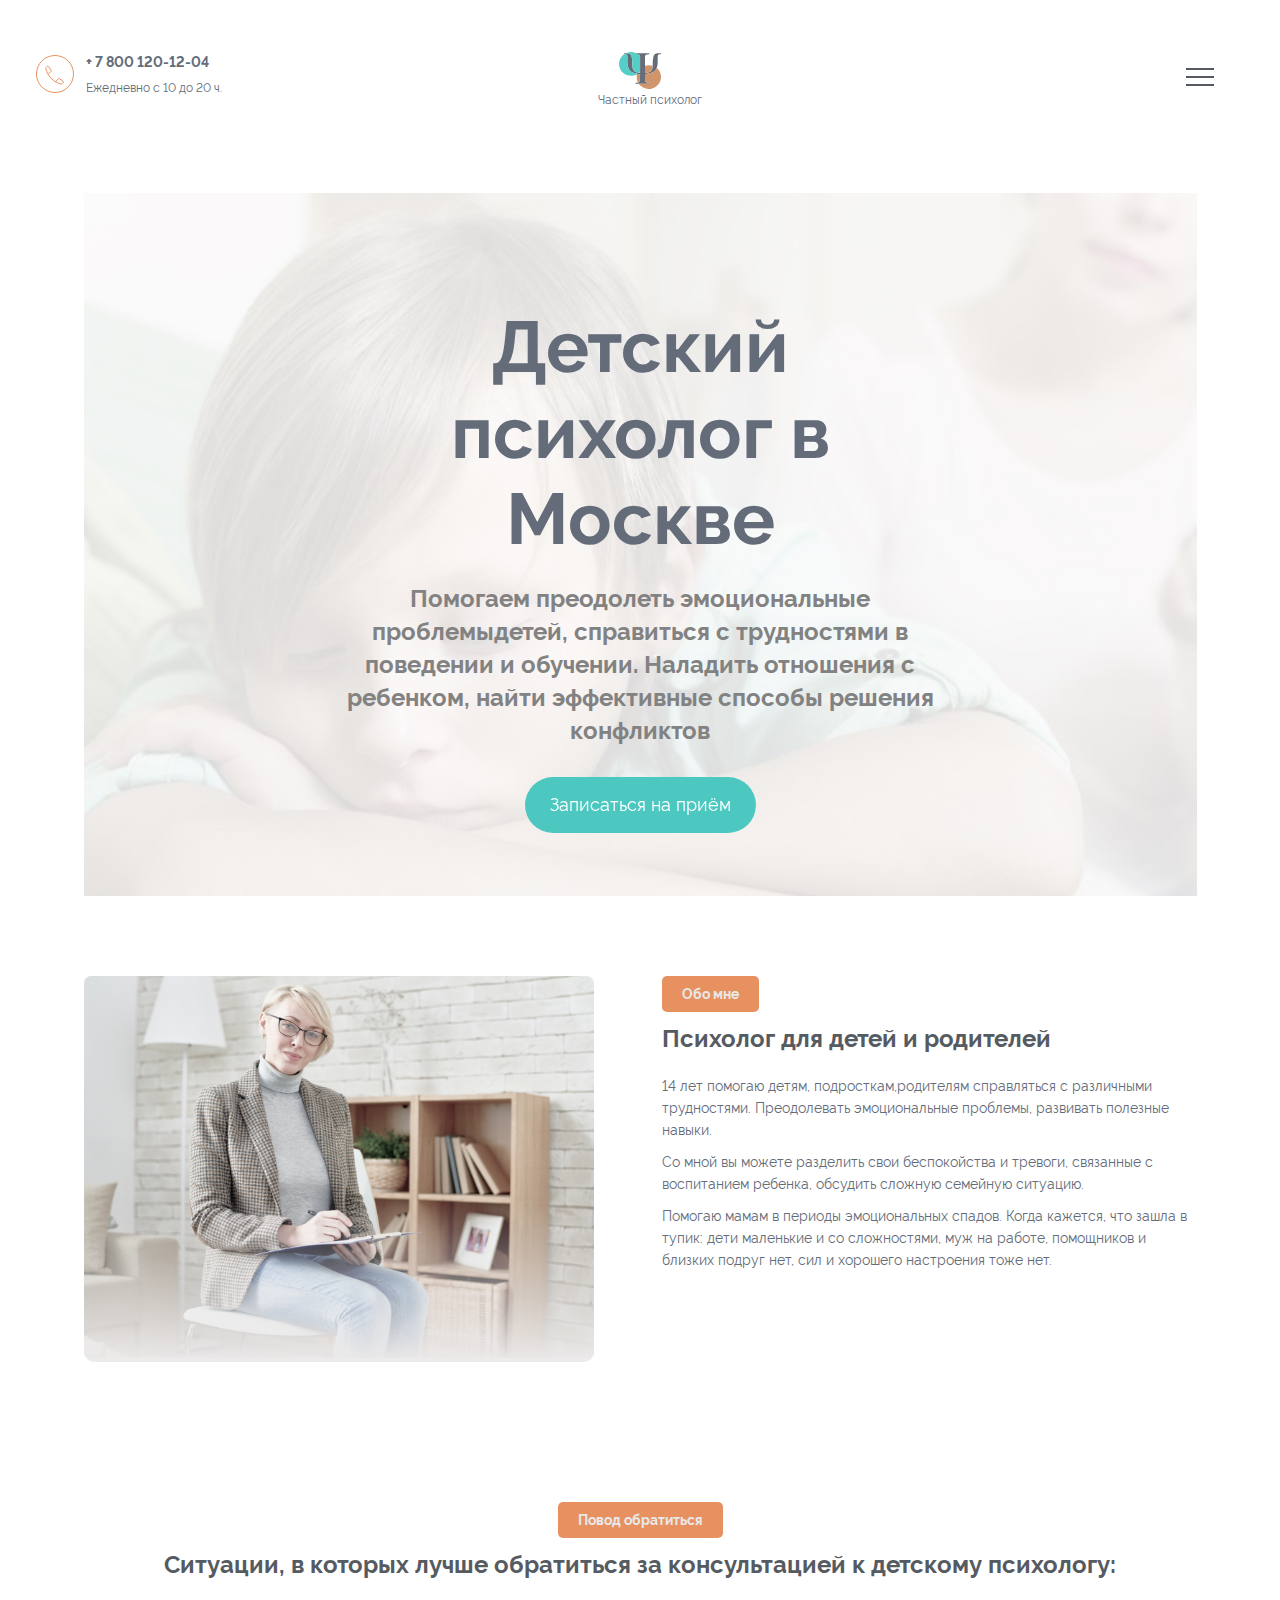
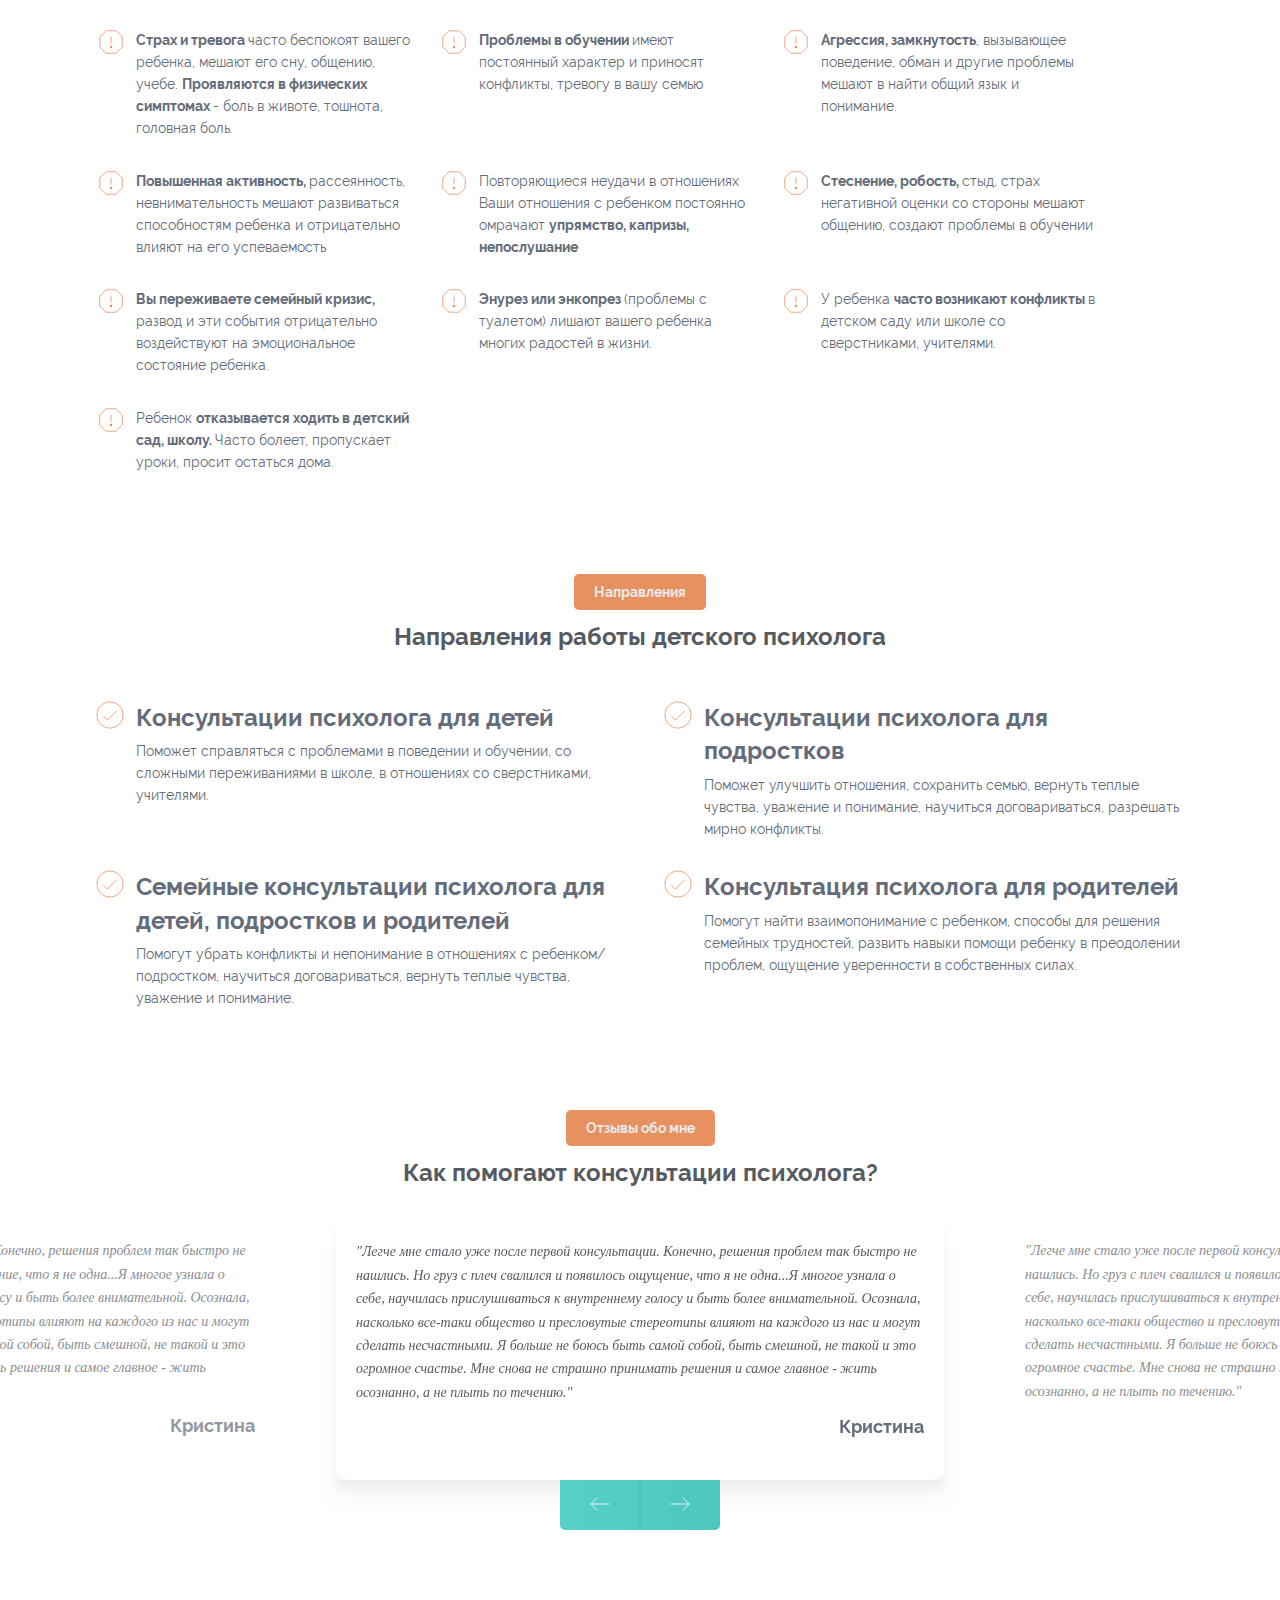
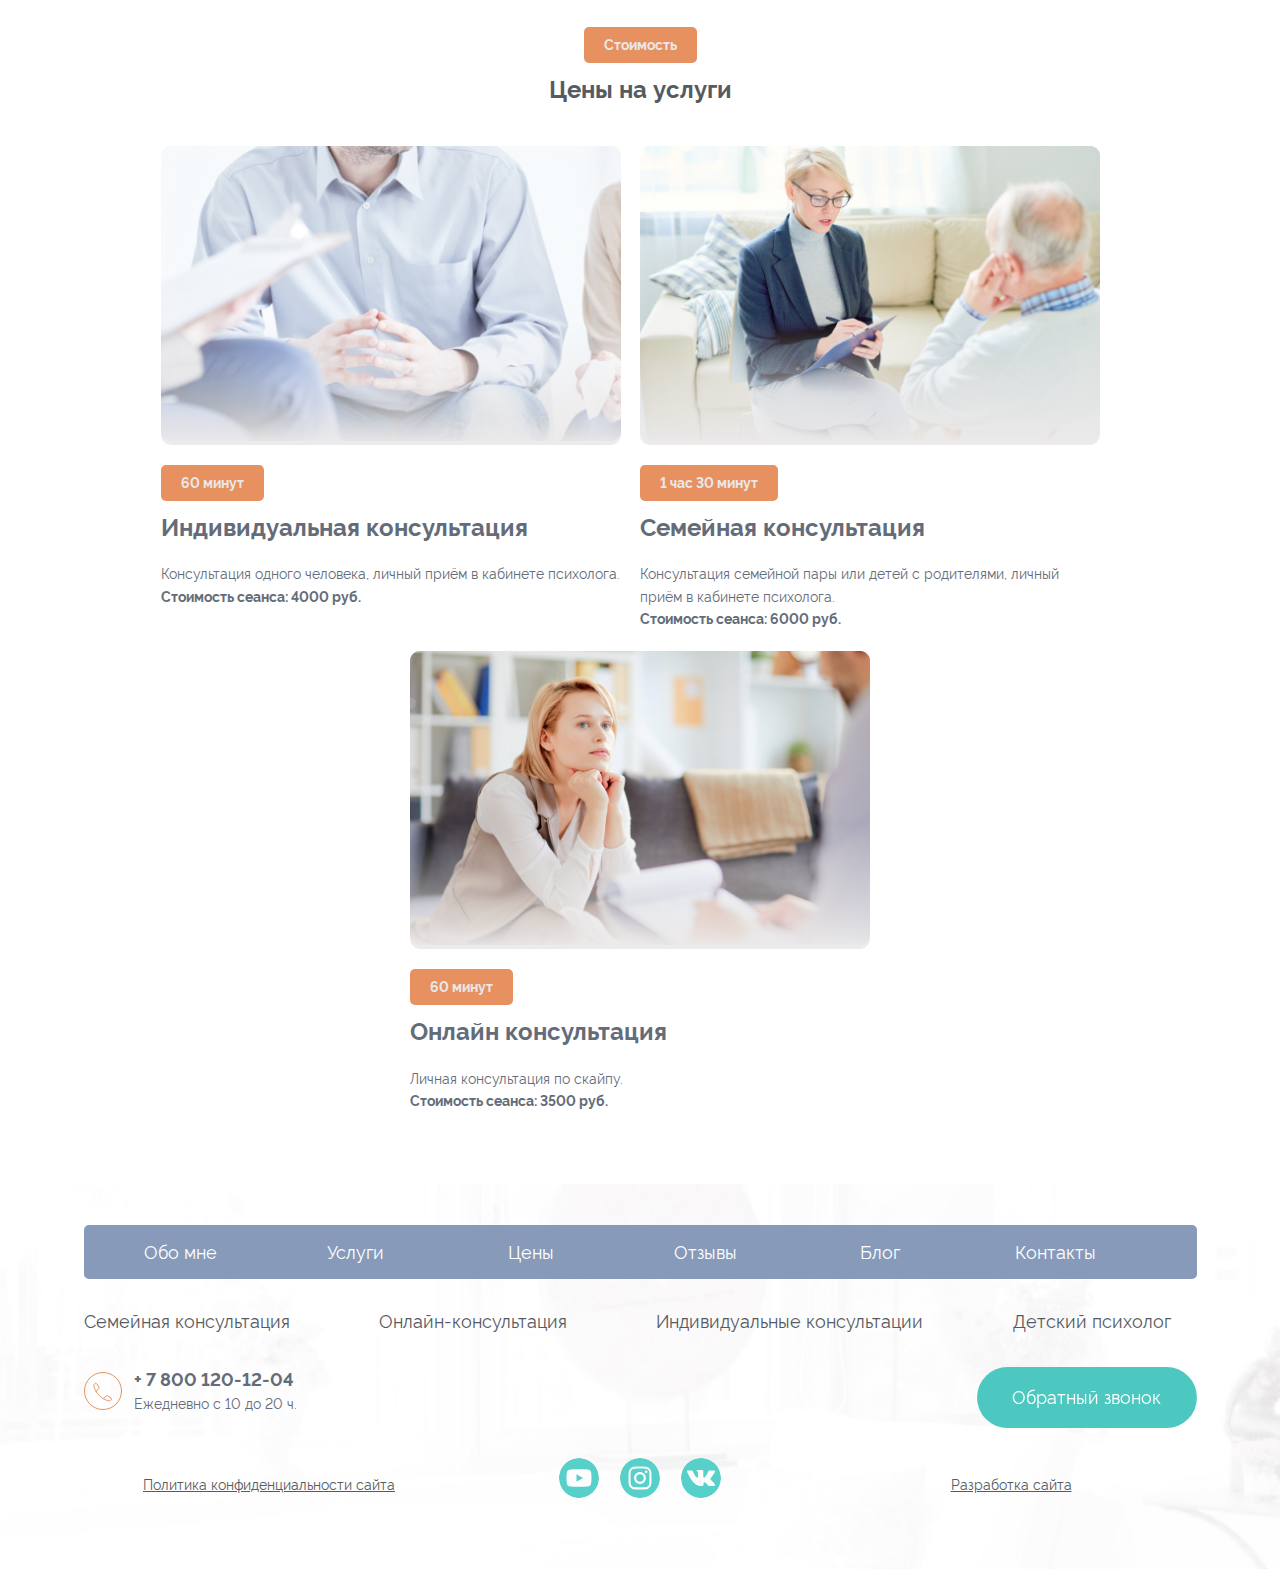
<file: child-psych.html>
<!DOCTYPE html>
<html lang="ru">
  <head>
    <meta charset="UTF-8">
    <title>Детский психолог в Москве</title>
    <meta name="description" content="">
    <meta name="keywords" content="">
    <meta name="viewport" content="width=device-width, initial-scale=1.0">
    <meta http-equiv="X-UA-Compatible" content="ie=edge">
    <link rel="stylesheet" href="./wp-content/themes/twentytwenty-child/css/main.min.css">
    <link rel="stylesheet" href="./wp-content/themes/twentytwenty-child/fonts/fonts.css">
    <link rel="stylesheet" href="./wp-content/themes/twentytwenty-child/css/swiper-bundle.min.css">
    <link rel="icon" href="#!" type="image/x-icon">
    <link rel="shortcut icon" href="wp-content/themes/twentytwenty-child/img/favicon.ico" type="image/x-icon">
    <link rel="apple-touch-icon" href="#!">
  </head>
  <body>
    <header class="header">
      <!-- LOGO-->
      <div class="logo"><a href="index.html"><img src="wp-content/themes/twentytwenty-child/img/icons/logo.svg" alt="logo">
          <p>Частный психолог</p></a></div>
      <!---->
      <div class="header__top">
        <div class="contacts contacts-mn"><a href="tel:+78001201204">+ 7 800 120-12-04</a>
          <p> Ежедневно с 10 до 20 ч.</p>
        </div>
        <div class="adress__mn addres"><a href="contacts.html#map">пр. Ленина, д.45, оф. 15</a>
          <p>Москва, м. Московская</p>
        </div>
        <ul class="social">
          <li><a href="#" target="_blank"><img src="wp-content/themes/twentytwenty-child/img/icons/youtube.svg" alt="youtube"></a></li>
          <li><a href="#" target="_blank"><img src="wp-content/themes/twentytwenty-child/img/icons/instagram.svg" alt="instagram"></a></li>
          <li><a href="#" target="_blank"><img src="wp-content/themes/twentytwenty-child/img/icons/vk.svg" alt="vk"></a></li>
        </ul>
        <button class="btn show-modal-1 btn-mn" data-toggle="modal-1">Обратный звонок </button>
      </div>
      <!-- hamburger HEADER-->
      <div class="hamburger-menu hamburger">
        <input id="menu__toggle" type="checkbox">
        <label class="menu__btn" for="menu__toggle"><span></span></label>
        <div class="menu__box header__menu hamburger__menu-box">
          <!-- HEADER MENU LIST-->
          <ul class="menu__list hamburger__menu-list">
            <li><a href="about-me.html">Обо мне</a></li>
            <li><a href="services.html">Услуги</a></li>
            <li><a href="price.html">Цены</a></li>
            <li><a href="reviews.html">Отзывы</a></li>
            <li><a href="blog.html">Блог</a></li>
            <li><a href="contacts.html">Контакты</a></li>
            <!---->
          </ul>
          <!-- ADDRESS hamburger-->
          <div class="hamburger__addres addres"><a href="contacts.html#map">пр. Ленина, д.45, оф. 15</a>
            <p>Москва, м. Московская</p>
          </div>
          <!-- CONTACTS hamburger-->
          <div class="contacts hamburger__contacts"><a href="tel:+78001201204">+ 7 800 120-12-04</a>
            <p> Ежедневно с 10 до 20 ч.</p>
          </div>
          <!-- Button to open the modal window in the hamburger menu-->
          <button class="btn show-modal-1" data-toggle="modal-1">Обратный звонок </button>
          <ul class="social">
            <li><a href="#" target="_blank"><img src="wp-content/themes/twentytwenty-child/img/icons/youtube.svg" alt="youtube"></a></li>
            <li><a href="#" target="_blank"><img src="wp-content/themes/twentytwenty-child/img/icons/instagram.svg" alt="instagram"></a></li>
            <li><a href="#" target="_blank"><img src="wp-content/themes/twentytwenty-child/img/icons/vk.svg" alt="vk"></a></li>
          </ul>
        </div>
      </div>
    </header>
    <!-- Child psychologist-->
    <section class="section__indivConsul">
      <div class="container"> 
        <div class="bg bg__child">
          <div class="cnt">
            <h1 class="title">Детский психолог в Москве</h1>
            <h6 class="sub-title">
              Помогаем преодолеть эмоциональные проблемыдетей, справиться с трудностями в поведении и обучении.
              Наладить отношения с ребенком, найти эффективные способы
              решения конфликтов
            </h6>
            <button class="btn show-modal-3" data-toggle="modal-3"> Записаться на приём</button>
          </div>
        </div>
      </div>
    </section>
    <!-- END Child psychologist-->
    <!-- Psychologist for children and parents-->
    <section class="section__one">
      <div class="container">
        <div class="about">
          <div class="about__content">
            <div class="text-bgc">
              <p>Обо мне</p>
            </div>
            <h2>Психолог для детей и родителей</h2>
            <p>
              14 лет помогаю детям, подросткам,родителям справляться с различными трудностями. Преодолевать эмоциональные
              проблемы, развивать полезные навыки.
            </p>
            <p>Со мной вы можете разделить свои беспокойства и тревоги, связанные с воспитанием ребенка, обсудить сложную семейную ситуацию.</p>
            <p>Помогаю мамам в периоды эмоциональных спадов. Когда кажется, что зашла в тупик: дети маленькие и со сложностями, муж на работе, помощников и близких подруг нет, сил и хорошего настроения тоже нет.</p>
          </div>
          <div class="picture"><img src="wp-content/themes/twentytwenty-child/img/female.jpg" alt="Евгения Иванова"></div>
        </div>
      </div>
    </section>
    <!-- END Psychologist for children and parents-->
    <!-- Reason to apply-->
    <section class="occasion">
      <div class="container">
        <div class="text-bgc">
          <p>Повод обратиться</p>
        </div>
        <h2>Ситуации, в которых лучше обратиться за консультацией к детскому психологу:</h2>
        <ul class="occasion__block"> 
          <li> <strong>Страх и тревога </strong>часто беспокоят вашего ребенка, мешают его сну, общению, учебе. <strong>Проявляются в физических симптомах </strong>- боль в животе, тошнота, головная боль.</li>
          <li> <strong>Проблемы в обучении </strong>имеют постоянный характер и приносят конфликты, тревогу в вашу семью</li>
          <li> <strong>Агрессия, замкнутость</strong>, вызывающее поведение, обман и другие проблемы мешают в найти общий язык и понимание.</li>
          <li> <strong>Повышенная активность, </strong>рассеянность, невнимательность мешают развиваться способностям ребенка и отрицательно влияют на его успеваемость</li>
          <li>
            Повторяющиеся неудачи в отношениях Ваши отношения с ребенком постоянно омрачают <strong>упрямство, капризы, непослушание</strong></li>
          <li> <strong>Стеснение, робость, </strong>стыд, страх негативной оценки со стороны мешают общению, создают проблемы в обучении</li>
          <li> <strong>Вы переживаете семейный кризис, </strong>развод и эти события отрицательно воздействуют на эмоциональное состояние ребенка.</li>
          <li> <strong>Энурез или энкопрез </strong>(проблемы с туалетом) лишают вашего ребенка многих радостей в жизни.</li>
          <li>У ребенка <strong>часто возникают конфликты </strong>в детском саду или школе со сверстниками, учителями.</li>
          <li>Ребенок <strong>отказывается ходить в детский сад, школу. </strong>Часто болеет, пропускает уроки, просит остаться дома.</li>
        </ul>
      </div>
    </section>
    <!-- END Reason to apply-->
    <!-- Destinations-->
    <section class="occasion">
      <div class="container">
        <div class="text-bgc">
          <p>Направления</p>
        </div>
        <h2>Направления работы детского психолога</h2>
        <ul class="occasion__block occasion__box">
          <li>
            <h3>Консультации психолога для детей</h3>Поможет справляться с проблемами в поведении и обучении, со сложными переживаниями в школе, в отношениях со сверстниками, учителями.
          </li>
          <li>
            <h3>Консультации психолога для подростков</h3>Поможет улучшить отношения, сохранить семью, вернуть теплые чувства, уважение и понимание, научиться договариваться, разрешать мирно конфликты.
          </li>
          <li>
            <h3>Семейные консультации психолога для детей, подростков и родителей</h3>Помогут убрать конфликты и непонимание в отношениях с ребенком/подростком, научиться договариваться, вернуть теплые чувства, уважение и понимание.
          </li>
          <li>
            <h3>Консультация психолога для родителей</h3>Помогут найти взаимопонимание с ребенком, способы для решения семейных трудностей, развить навыки помощи ребенку в преодолении проблем, ощущение уверенности в собственных силах.
          </li>
        </ul>
      </div>
    </section>
    <!-- END Destinations-->
    <!-- SLIDER Reviews about me-->
    <section class="sectionSix">
      <div class="text-bgc">
        <p>Отзывы обо мне</p>
      </div>
      <h2>Как помогают консультации психолога?</h2>
      <div class="reviews-slider swiper-container">
        <div class="swiper-wrapper reviews__swiper-wrapper">
          <div class="swiper-slide swiper__bg">
            <div class="slider__contants">
              <p> <i>
                  "Легче мне стало уже после первой консультации. Конечно, решения проблем так быстро не нашлись. Но груз с плеч свалился и появилось ощущение, что я не одна...Я многое узнала о себе, научилась прислушиваться к внутреннему голосу и быть более внимательной. Осознала, насколько все-таки общество и пресловутые стереотипы влияют на каждого из нас и могут сделать несчастными. Я больше не боюсь быть самой собой, быть смешной, не такой и это огромное счастье. Мне снова не страшно принимать решения и самое главное - жить осознанно, а не плыть по течению."</i></p>
              <h4>Кристина</h4>
            </div>
          </div>
          <div class="swiper-slide swiper__bg">
            <div class="slider__contants">
              <p> <i>
                  "Легче мне стало уже после первой консультации. Конечно, решения проблем так быстро не нашлись. Но груз с плеч свалился и появилось ощущение, что я не одна...Я многое узнала о себе, научилась прислушиваться к внутреннему голосу и быть более внимательной. Осознала, насколько все-таки общество и пресловутые стереотипы влияют на каждого из нас и могут сделать несчастными. Я больше не боюсь быть самой собой, быть смешной, не такой и это огромное счастье. Мне снова не страшно принимать решения и самое главное - жить осознанно, а не плыть по течению."</i></p>
              <h4>Кристина</h4>
            </div>
          </div>
          <div class="swiper-slide swiper__bg">
            <div class="slider__contants">
              <p> <i>
                  "Легче мне стало уже после первой консультации. Конечно, решения проблем так быстро не нашлись. Но груз с плеч свалился и появилось ощущение, что я не одна...Я многое узнала о себе, научилась прислушиваться к внутреннему голосу и быть более внимательной. Осознала, насколько все-таки общество и пресловутые стереотипы влияют на каждого из нас и могут сделать несчастными. Я больше не боюсь быть самой собой, быть смешной, не такой и это огромное счастье. Мне снова не страшно принимать решения и самое главное - жить осознанно, а не плыть по течению."</i></p>
              <h4>Кристина</h4>
            </div>
          </div>
        </div>
      </div>
      <div class="arow">
        <div class="swiper-buton swiper-buton-right"></div>
        <div class="swiper-buton swiper-buton-left"></div>
      </div>
    </section>
    <!-- END SLIDER Reviews about me-->
    <!-- Prices for services-->
    <section class="sectionSeven">
      <div class="container">
        <div class="text-bgc">
          <p>Стоимость</p>
        </div>
        <h2>Цены на услуги</h2>
        <div class="prices__block">
          <div class="prices__content">
            <div class="picture"><img src="wp-content/themes/twentytwenty-child/img/imgFive.jpg" alt="Мужчина"></div>
            <div class="text-bgc">
              <p>60 минут</p>
            </div>
            <h3>Индивидуальная консультация</h3>
            <p>Консультация одного человека, личный приём в кабинете психолога.<strong>Стоимость сеанса: 4000 руб.</strong></p>
          </div>
          <div class="prices__content">
            <div class="picture"><img src="wp-content/themes/twentytwenty-child/img/adventigeFour.jpg" alt="Консультация"></div>
            <div class="text-bgc">
              <p>1 час 30 минут</p>
            </div>
            <h3>Семейная консультация</h3>
            <p>Консультация семейной пары или детей с родителями, личный приём в кабинете психолога.<strong>Стоимость сеанса: 6000 руб.</strong></p>
          </div>
          <div class="prices__content">
            <div class="picture"><img src="wp-content/themes/twentytwenty-child/img/adventigeTwo.jpg" alt="Девушка"></div>
            <div class="text-bgc">
              <p>60 минут</p>
            </div>
            <h3>Онлайн консультация</h3>
            <p>Личная консультация по скайпу. <strong>Стоимость сеанса: 3500 руб.</strong></p>
          </div>
        </div>
      </div>
    </section>
    <!-- END Prices for services-->
    <!-- FOOTER-->
    <footer class="footer">
      <div class="container">
        <ul class="menu__list-footer">
          <li><a href="about-me.html">Обо мне</a></li>
          <li><a href="services.html">Услуги</a></li>
          <li><a href="price.html">Цены</a></li>
          <li><a href="reviews.html">Отзывы</a></li>
          <li><a href="blog.html">Блог</a></li>
          <li><a href="contacts.html">Контакты</a></li>
        </ul>
        <div class="footer__top-content">
          <ul class="footer__menu-list">
            <li><a href="family-psych.html">Семейная консультация</a></li>
            <li><a href="online-consul.html">Онлайн-консультация</a></li>
            <li><a href="indiv-consul.html">Индивидуальные консультации</a></li>
            <li><a href="child-psych.html">Детский психолог</a></li>
          </ul>
          <div class="contacts"><a href="tel:+78001201204">+ 7 800 120-12-04</a>
            <p> Ежедневно с 10 до 20 ч.</p>
          </div>
          <button class="btn show-modal-1" data-toggle="modal-1">Обратный звонок </button>
        </div>
        <div class="footer-footer">
          <ul class="social">
            <li><a href="#" target="_blank"><img src="wp-content/themes/twentytwenty-child/img/icons/youtube.svg" alt="youtube"></a></li>
            <li><a href="#" target="_blank"><img src="wp-content/themes/twentytwenty-child/img/icons/instagram.svg" alt="instagram"></a></li>
            <li><a href="#" target="_blank"><img src="wp-content/themes/twentytwenty-child/img/icons/vk.svg" alt="vk"></a></li>
          </ul>
          <p><a href="" target="_blank">Политика конфиденциальности сайта</a></p>
          <p><a href="" target="_blank">Разработка сайта</a></p>
        </div>
      </div>
    </footer>
    <!-- END FOOTER-->
    <script src="./wp-content/themes/twentytwenty-child/js/swiper-bundle.min.js"></script>
    <script src="./wp-content/themes/twentytwenty-child/js/fslightbox.js"></script>
    <script src="./wp-content/themes/twentytwenty-child/js/main.js"></script>
  </body>
</html>
</file>
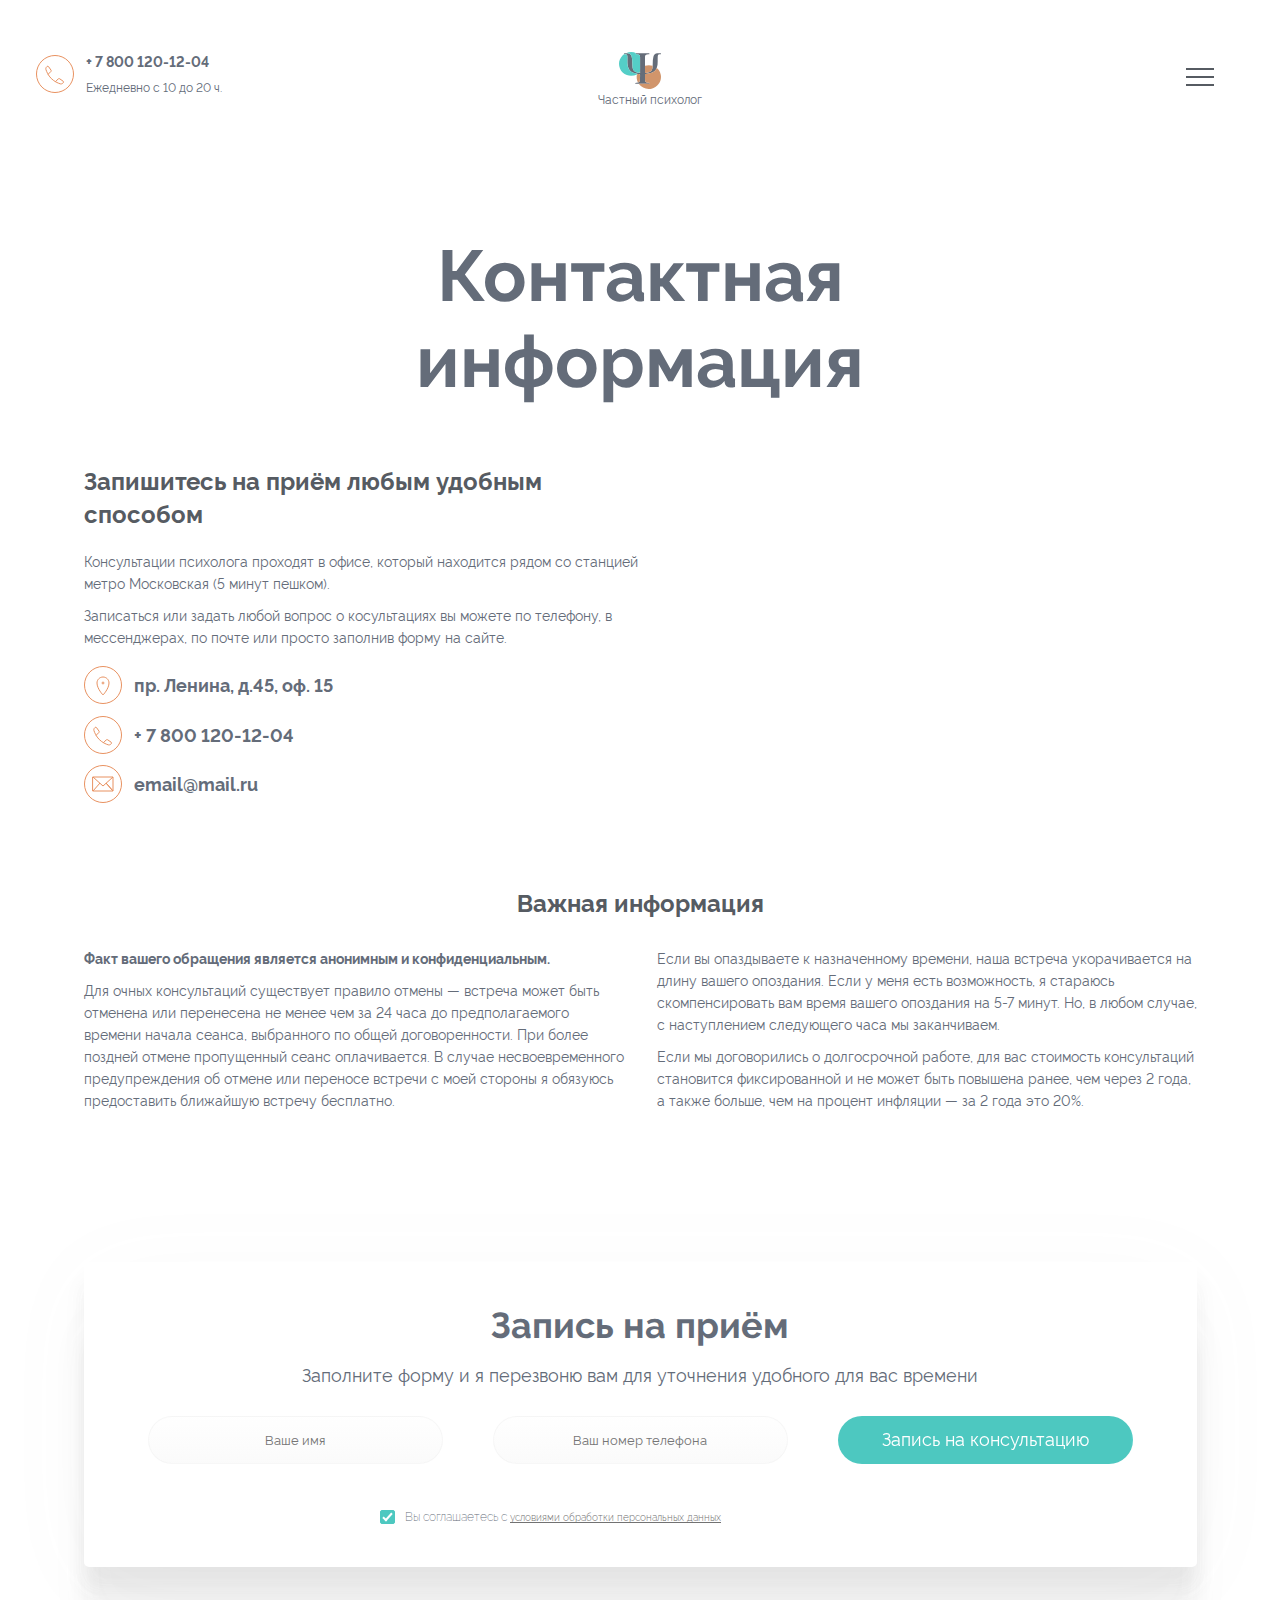
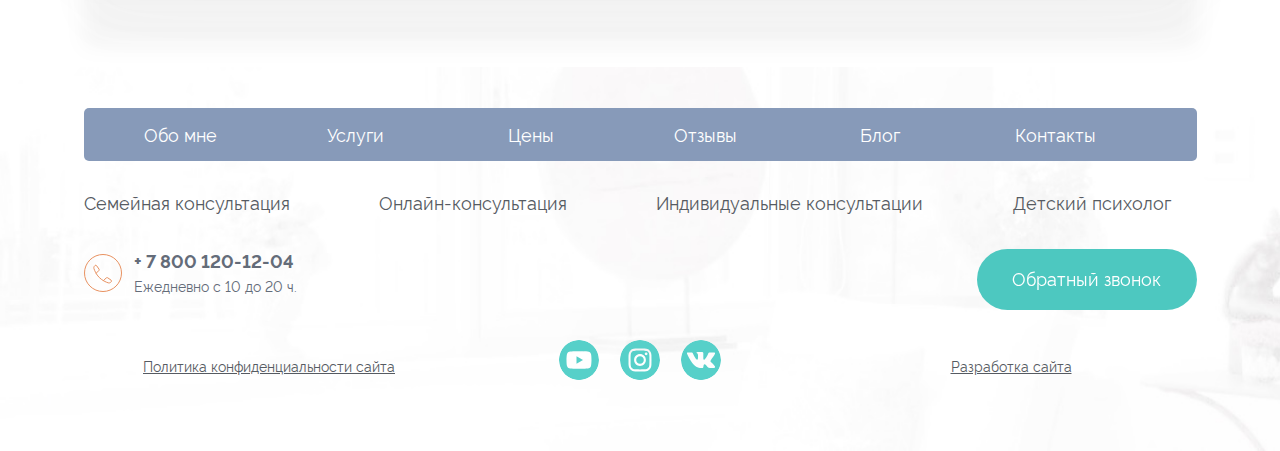
<file: contacts.html>
<!DOCTYPE html>
<html lang="ru">
  <head>
    <meta charset="UTF-8">
    <title>Контакты</title>
    <meta name="description" content="">
    <meta name="keywords" content="">
    <meta name="viewport" content="width=device-width, initial-scale=1.0">
    <meta http-equiv="X-UA-Compatible" content="ie=edge">
    <link rel="stylesheet" href="./wp-content/themes/twentytwenty-child/css/main.min.css">
    <link rel="stylesheet" href="./wp-content/themes/twentytwenty-child/fonts/fonts.css">
    <link rel="stylesheet" href="./wp-content/themes/twentytwenty-child/css/swiper-bundle.min.css">
    <link rel="icon" href="#!" type="image/x-icon">
    <link rel="shortcut icon" href="wp-content/themes/twentytwenty-child/img/favicon.ico" type="image/x-icon">
    <link rel="apple-touch-icon" href="#!">
  </head>
  <body>
    <header class="header">
      <!-- LOGO-->
      <div class="logo"><a href="index.html"><img src="wp-content/themes/twentytwenty-child/img/icons/logo.svg" alt="logo">
          <p>Частный психолог</p></a></div>
      <!---->
      <div class="header__top">
        <div class="contacts contacts-mn"><a href="tel:+78001201204">+ 7 800 120-12-04</a>
          <p> Ежедневно с 10 до 20 ч.</p>
        </div>
        <div class="adress__mn addres"><a href="contacts.html#map">пр. Ленина, д.45, оф. 15</a>
          <p>Москва, м. Московская</p>
        </div>
        <ul class="social">
          <li><a href="#" target="_blank"><img src="wp-content/themes/twentytwenty-child/img/icons/youtube.svg" alt="youtube"></a></li>
          <li><a href="#" target="_blank"><img src="wp-content/themes/twentytwenty-child/img/icons/instagram.svg" alt="instagram"></a></li>
          <li><a href="#" target="_blank"><img src="wp-content/themes/twentytwenty-child/img/icons/vk.svg" alt="vk"></a></li>
        </ul>
        <button class="btn show-modal-1 btn-mn" data-toggle="modal-1">Обратный звонок </button>
      </div>
      <!-- hamburger HEADER-->
      <div class="hamburger-menu hamburger">
        <input id="menu__toggle" type="checkbox">
        <label class="menu__btn" for="menu__toggle"><span></span></label>
        <div class="menu__box header__menu hamburger__menu-box">
          <!-- HEADER MENU LIST-->
          <ul class="menu__list hamburger__menu-list">
            <li><a href="about-me.html">Обо мне</a></li>
            <li><a href="services.html">Услуги</a></li>
            <li><a href="price.html">Цены</a></li>
            <li><a href="reviews.html">Отзывы</a></li>
            <li><a href="blog.html">Блог</a></li>
            <li><a href="contacts.html">Контакты</a></li>
            <!---->
          </ul>
          <!-- ADDRESS hamburger-->
          <div class="hamburger__addres addres"><a href="contacts.html#map">пр. Ленина, д.45, оф. 15</a>
            <p>Москва, м. Московская</p>
          </div>
          <!-- CONTACTS hamburger-->
          <div class="contacts hamburger__contacts"><a href="tel:+78001201204">+ 7 800 120-12-04</a>
            <p> Ежедневно с 10 до 20 ч.</p>
          </div>
          <!-- Button to open the modal window in the hamburger menu-->
          <button class="btn show-modal-1" data-toggle="modal-1">Обратный звонок </button>
          <ul class="social">
            <li><a href="#" target="_blank"><img src="wp-content/themes/twentytwenty-child/img/icons/youtube.svg" alt="youtube"></a></li>
            <li><a href="#" target="_blank"><img src="wp-content/themes/twentytwenty-child/img/icons/instagram.svg" alt="instagram"></a></li>
            <li><a href="#" target="_blank"><img src="wp-content/themes/twentytwenty-child/img/icons/vk.svg" alt="vk"></a></li>
          </ul>
        </div>
      </div>
    </header>
    <!-- Contact information-->
    <section class="section__contacts">
      <div class="container__contacts">
        <h1 class="title">Контактная информация</h1>
      </div>
    </section>
    <!-- END Contact information-->
    <!-- Make an appointment-->
    <section class="contact">
      <div class="container">
        <div class="contact__container">
          <div class="contact__contacts">
            <h2>Запишитесь на приём любым удобным способом</h2>
            <p>
              Консультации психолога проходят в офисе, который находится рядом со станцией метро Московская (5 минут пешком).</p>
            <p>Записаться или задать любой вопрос о косультациях вы можете по телефону, в мессенджерах, по почте или просто заполнив форму на сайте.</p>
            <div class="addres"> <a href="contacts.html#map">пр. Ленина, д.45, оф. 15</a></div>
            <div class="contacts"> <a href="tel:+78001201204">+ 7 800 120-12-04</a></div>
            <div class="email"><a href="mailto:email@mail.ru">email@mail.ru</a></div>
          </div>
          <div class="contact__map map" id="map">
            <script type="text/javascript" charset="utf-8" defer src="https://api-maps.yandex.ru/services/constructor/1.0/js/?um=constructor%3Ac0d3951eeb33b1c6d7de4ccaaa2e590ad74b4a9f818436051fda3d506a54424a&amp;amp;width=100%25&amp;amp;height=450&amp;amp;lang=ru_RU&amp;amp;scroll=true?speed=0"></script>
          </div>
        </div>
      </div>
    </section>
    <!-- END Make an appointment-->
    <!-- Important information-->
    <section class="info">
      <div class="container">
        <h2>Важная информация</h2>
        <div class="contact__container">
          <div class="contact__contacts">
            <p> <strong>Факт вашего обращения является анонимным и конфиденциальным.</strong></p>
            <p>Для очных консультаций существует правило отмены — встреча может быть отменена или перенесена не менее чем за 24 часа до предполагаемого времени начала сеанса, выбранного по общей договоренности. При более поздней отмене пропущенный сеанс оплачивается. В случае несвоевременного предупреждения об отмене или переносе встречи с моей стороны я обязуюсь предоставить ближайшую встречу бесплатно.</p>
          </div>
          <div class="contact__contacts">
            <p>Если вы опаздываете к назначенному времени, наша встреча укорачивается на длину вашего опоздания. Если у меня есть возможность, я стараюсь скомпенсировать вам время вашего опоздания на 5-7 минут. Но, в любом случае, с наступлением следующего часа мы заканчиваем.</p>
            <p>Если мы договорились о долгосрочной работе, для вас стоимость консультаций становится фиксированной и не может быть повышена ранее, чем через 2 года, а также больше, чем на процент инфляции — за 2 года это 20%.</p>
          </div>
        </div>
      </div>
    </section>
    <!-- END Important information-->
    <!-- FORM-->
    <section class="contact-form">
      <div class="container">
        <div class="form-box">
          <form class="form">
            <h5 class="form__title">Запись на приём</h5>
            <p>Заполните форму и я перезвоню вам для уточнения удобного для вас времени</p>
            <div class="box-input">
              <input class="_req" type="text" name="user-name" placeholder="Ваше имя" required="required">
              <input class="_req phone-input" type="text" name="user-phone" placeholder="Ваш номер телефона" required="required">
              <button class="btn-send">Запись на консультацию</button>
            </div>
            <div class="form__policy">
              <input class="_req" id="form2" type="checkbox" checked="">
              <label for="form2">Вы соглашаетесь с <a href="#!" target="_blank">условиями обработки персональных данных</a></label>
            </div>
          </form>
        </div>
      </div>
    </section>
    <!-- END FORM-->
    <!-- FOOTER-->
    <footer class="footer">
      <div class="container">
        <ul class="menu__list-footer">
          <li><a href="about-me.html">Обо мне</a></li>
          <li><a href="services.html">Услуги</a></li>
          <li><a href="price.html">Цены</a></li>
          <li><a href="reviews.html">Отзывы</a></li>
          <li><a href="blog.html">Блог</a></li>
          <li><a href="contacts.html">Контакты</a></li>
        </ul>
        <div class="footer__top-content">
          <ul class="footer__menu-list">
            <li><a href="family-psych.html">Семейная консультация</a></li>
            <li><a href="online-consul.html">Онлайн-консультация</a></li>
            <li><a href="indiv-consul.html">Индивидуальные консультации</a></li>
            <li><a href="child-psych.html">Детский психолог</a></li>
          </ul>
          <div class="contacts"><a href="tel:+78001201204">+ 7 800 120-12-04</a>
            <p> Ежедневно с 10 до 20 ч.</p>
          </div>
          <button class="btn show-modal-1" data-toggle="modal-1">Обратный звонок </button>
        </div>
        <div class="footer-footer">
          <ul class="social">
            <li><a href="#" target="_blank"><img src="wp-content/themes/twentytwenty-child/img/icons/youtube.svg" alt="youtube"></a></li>
            <li><a href="#" target="_blank"><img src="wp-content/themes/twentytwenty-child/img/icons/instagram.svg" alt="instagram"></a></li>
            <li><a href="#" target="_blank"><img src="wp-content/themes/twentytwenty-child/img/icons/vk.svg" alt="vk"></a></li>
          </ul>
          <p><a href="" target="_blank">Политика конфиденциальности сайта</a></p>
          <p><a href="" target="_blank">Разработка сайта</a></p>
        </div>
      </div>
    </footer>
    <!-- END FOOTER-->
    <script src="./wp-content/themes/twentytwenty-child/js/swiper-bundle.min.js"></script>
    <script src="./wp-content/themes/twentytwenty-child/js/fslightbox.js"></script>
    <script src="./wp-content/themes/twentytwenty-child/js/main.js"></script>
  </body>
</html>
</file>
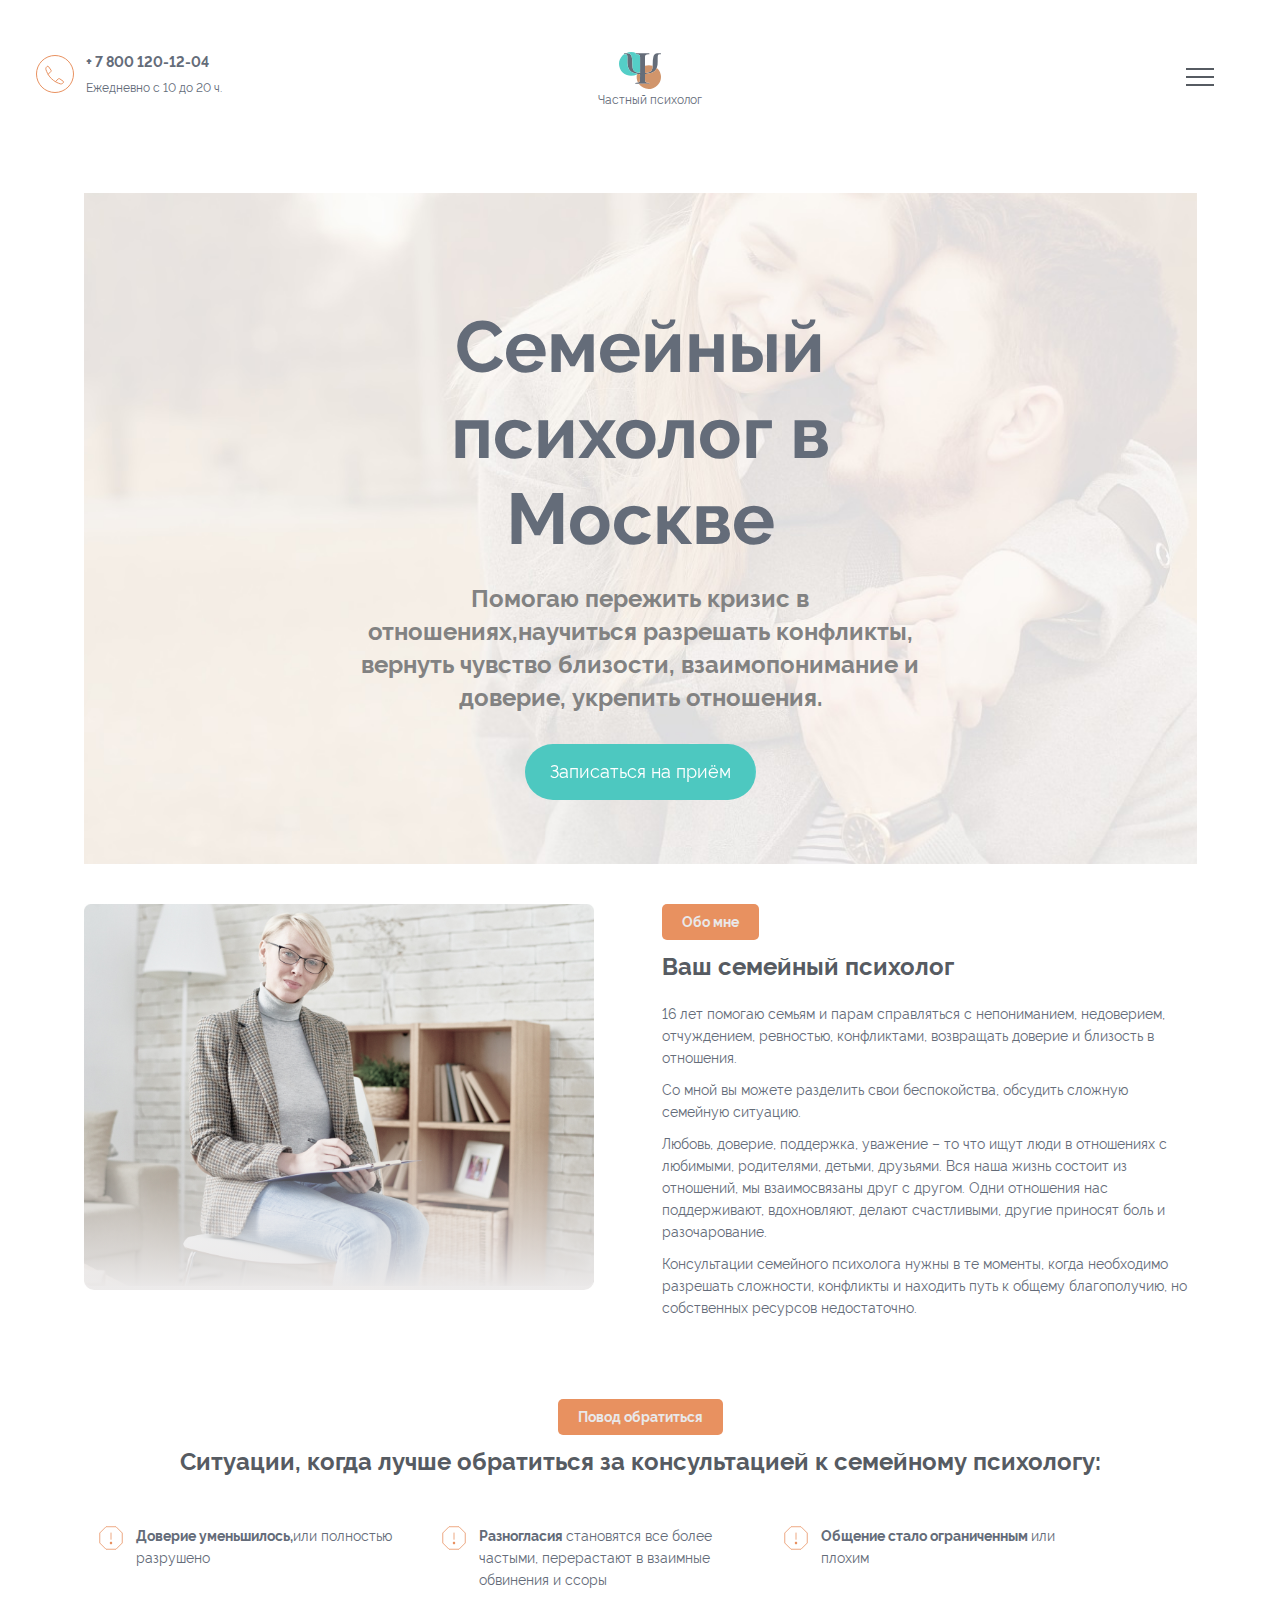
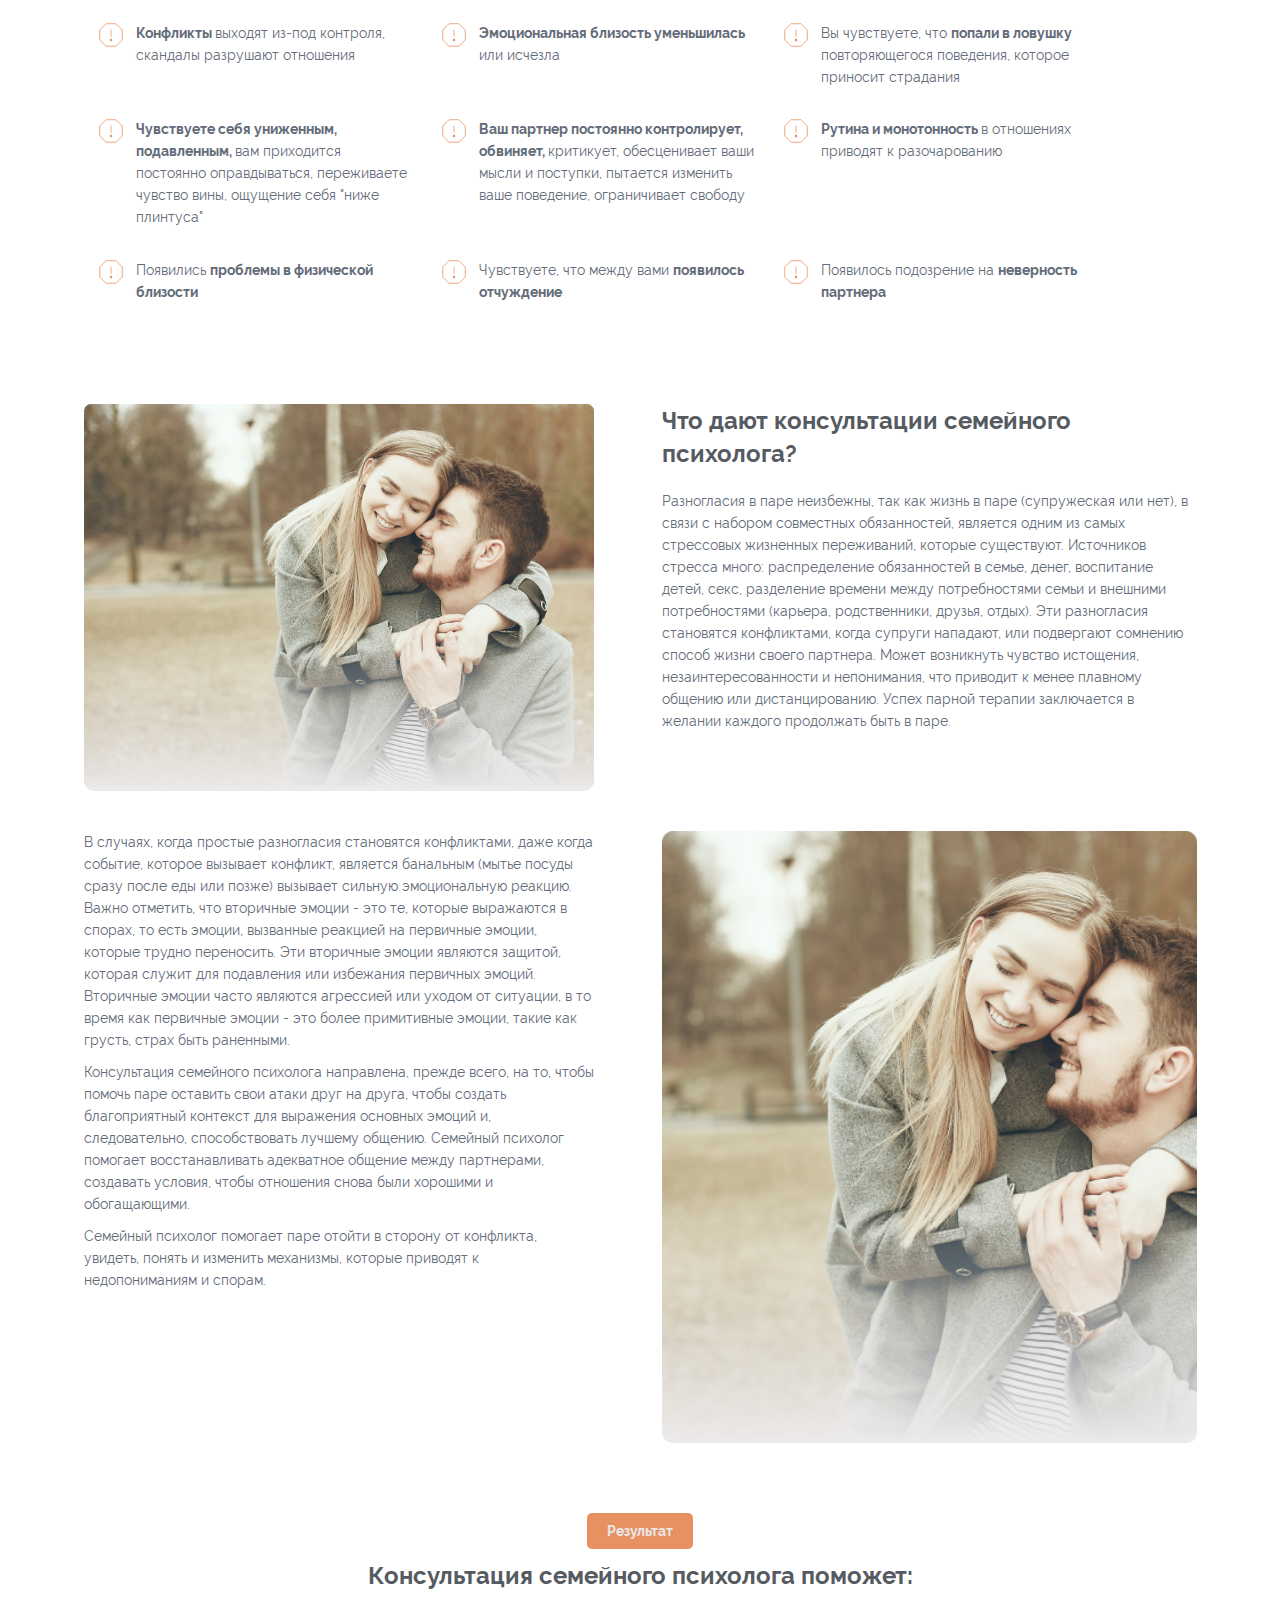
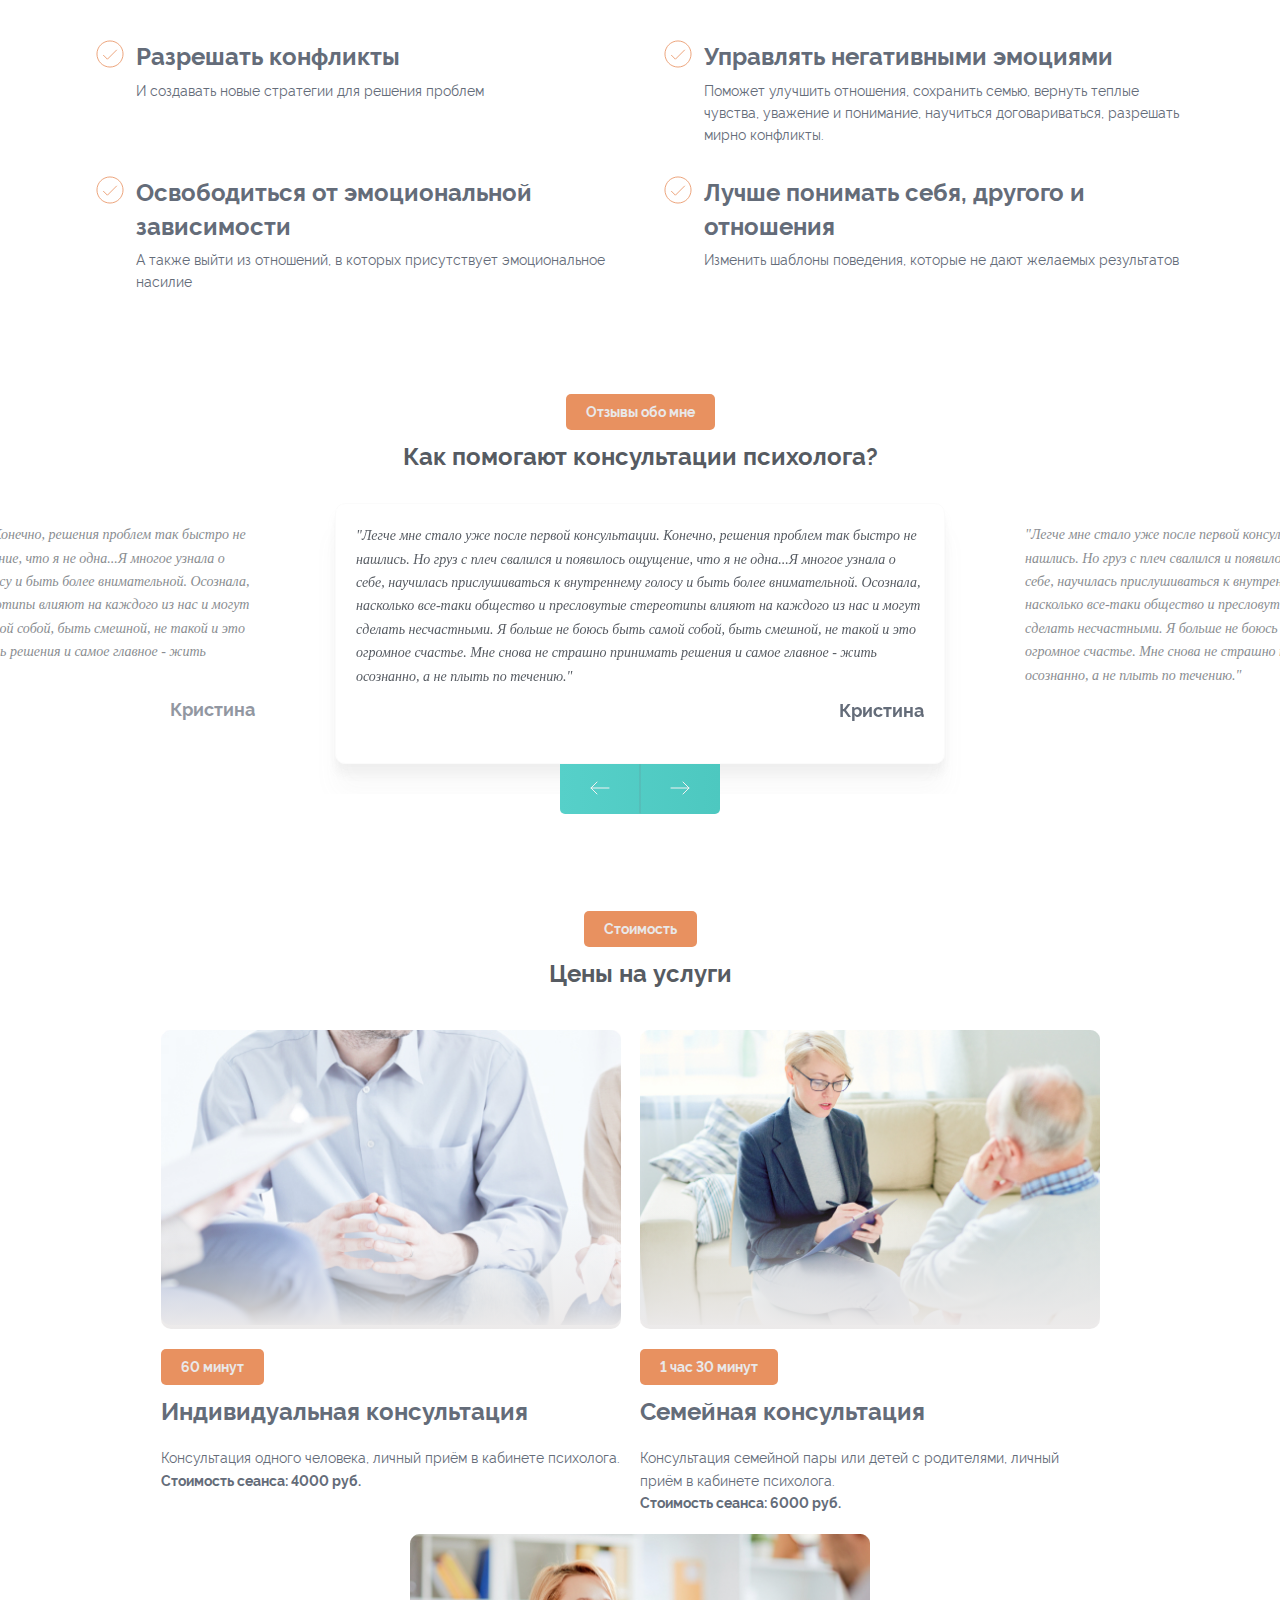
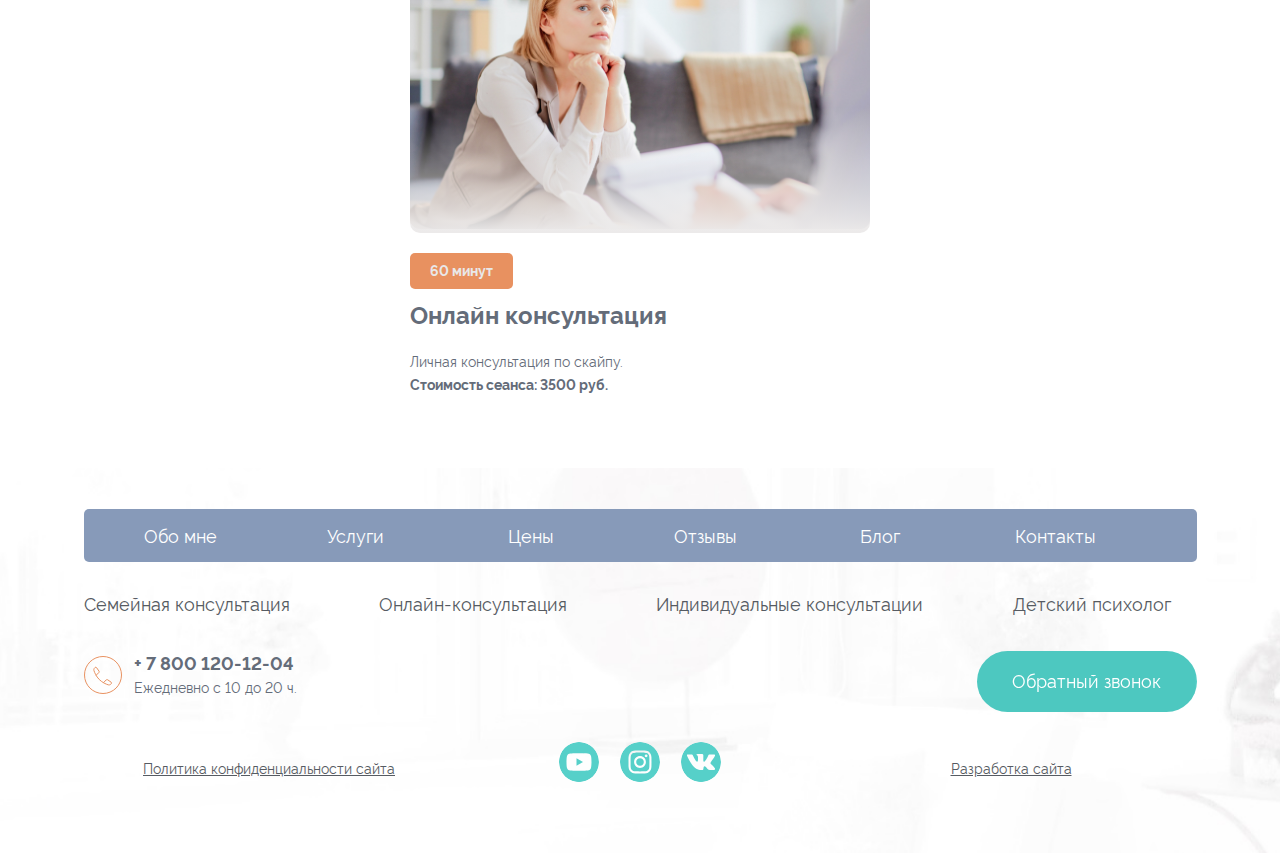
<file: family-psych.html>
<!DOCTYPE html>
<html lang="ru">
  <head>
    <meta charset="UTF-8">
    <title>Семейный  психолог в Москве</title>
    <meta name="description" content="">
    <meta name="keywords" content="">
    <meta name="viewport" content="width=device-width, initial-scale=1.0">
    <meta http-equiv="X-UA-Compatible" content="ie=edge">
    <link rel="stylesheet" href="./wp-content/themes/twentytwenty-child/css/main.min.css">
    <link rel="stylesheet" href="./wp-content/themes/twentytwenty-child/fonts/fonts.css">
    <link rel="stylesheet" href="./wp-content/themes/twentytwenty-child/css/swiper-bundle.min.css">
    <link rel="icon" href="#!" type="image/x-icon">
    <link rel="shortcut icon" href="wp-content/themes/twentytwenty-child/img/favicon.ico" type="image/x-icon">
    <link rel="apple-touch-icon" href="#!">
  </head>
  <body>
    <header class="header">
      <!-- LOGO-->
      <div class="logo"><a href="index.html"><img src="wp-content/themes/twentytwenty-child/img/icons/logo.svg" alt="logo">
          <p>Частный психолог</p></a></div>
      <!---->
      <div class="header__top">
        <div class="contacts contacts-mn"><a href="tel:+78001201204">+ 7 800 120-12-04</a>
          <p> Ежедневно с 10 до 20 ч.</p>
        </div>
        <div class="adress__mn addres"><a href="contacts.html#map">пр. Ленина, д.45, оф. 15</a>
          <p>Москва, м. Московская</p>
        </div>
        <ul class="social">
          <li><a href="#" target="_blank"><img src="wp-content/themes/twentytwenty-child/img/icons/youtube.svg" alt="youtube"></a></li>
          <li><a href="#" target="_blank"><img src="wp-content/themes/twentytwenty-child/img/icons/instagram.svg" alt="instagram"></a></li>
          <li><a href="#" target="_blank"><img src="wp-content/themes/twentytwenty-child/img/icons/vk.svg" alt="vk"></a></li>
        </ul>
        <button class="btn show-modal-1 btn-mn" data-toggle="modal-1">Обратный звонок </button>
      </div>
      <!-- hamburger HEADER-->
      <div class="hamburger-menu hamburger">
        <input id="menu__toggle" type="checkbox">
        <label class="menu__btn" for="menu__toggle"><span></span></label>
        <div class="menu__box header__menu hamburger__menu-box">
          <!-- HEADER MENU LIST-->
          <ul class="menu__list hamburger__menu-list">
            <li><a href="about-me.html">Обо мне</a></li>
            <li><a href="services.html">Услуги</a></li>
            <li><a href="price.html">Цены</a></li>
            <li><a href="reviews.html">Отзывы</a></li>
            <li><a href="blog.html">Блог</a></li>
            <li><a href="contacts.html">Контакты</a></li>
            <!---->
          </ul>
          <!-- ADDRESS hamburger-->
          <div class="hamburger__addres addres"><a href="contacts.html#map">пр. Ленина, д.45, оф. 15</a>
            <p>Москва, м. Московская</p>
          </div>
          <!-- CONTACTS hamburger-->
          <div class="contacts hamburger__contacts"><a href="tel:+78001201204">+ 7 800 120-12-04</a>
            <p> Ежедневно с 10 до 20 ч.</p>
          </div>
          <!-- Button to open the modal window in the hamburger menu-->
          <button class="btn show-modal-1" data-toggle="modal-1">Обратный звонок </button>
          <ul class="social">
            <li><a href="#" target="_blank"><img src="wp-content/themes/twentytwenty-child/img/icons/youtube.svg" alt="youtube"></a></li>
            <li><a href="#" target="_blank"><img src="wp-content/themes/twentytwenty-child/img/icons/instagram.svg" alt="instagram"></a></li>
            <li><a href="#" target="_blank"><img src="wp-content/themes/twentytwenty-child/img/icons/vk.svg" alt="vk"></a></li>
          </ul>
        </div>
      </div>
    </header>
    <!-- Family Psychologist-->
    <section class="section__indivConsul indivConsul">
      <div class="container">
        <div class="bg bg__family">
          <div class="cnt">
            <h1 class="title">Семейный  психолог в Москве</h1>
            <h6 class="sub-title">
              Помогаю пережить кризис в отношениях,научиться разрешать конфликты,
              вернуть чувство близости,
              взаимопонимание и доверие,
              укрепить отношения.
            </h6>
            <button class="btn show-modal-3" data-toggle="modal-3">Записаться на приём</button>
          </div>
        </div>
      </div>
    </section>
    <!-- END Family Psychologist-->
    <!-- Your family psychologist-->
    <section class="your-psychologist">
      <div class="container">
        <div class="about">
          <div class="about__content">
            <div class="text-bgc">
              <p>Обо мне</p>
            </div>
            <h2>Ваш семейный психолог</h2>
            <p>16 лет помогаю семьям и парам справляться с непониманием, недоверием, отчуждением, ревностью, конфликтами, возвращать доверие и близость в отношения.</p>
            <p>Со мной вы можете разделить свои беспокойства, обсудить сложную семейную ситуацию.</p>
            <p>Любовь, доверие, поддержка, уважение – то что ищут люди в отношениях с любимыми, родителями, детьми, друзьями. Вся наша жизнь состоит из отношений, мы взаимосвязаны друг с другом. Одни отношения нас поддерживают, вдохновляют, делают счастливыми, другие приносят боль и разочарование.</p>
            <p>Консультации семейного психолога нужны в те моменты, когда необходимо разрешать сложности, конфликты и находить путь к общему благополучию, но собственных ресурсов недостаточно.</p>
          </div>
          <div class="picture"><img src="wp-content/themes/twentytwenty-child/img/female.jpg" alt="Евгения Иванова"></div>
        </div>
      </div>
    </section>
    <!-- END Your family psychologist-->
    <!-- Reason to apply-->
    <section class="occasion">
      <div class="container">
        <div class="text-bgc">
          <p>Повод обратиться</p>
        </div>
        <h2>Ситуации, когда лучше обратиться за консультацией к семейному психологу:</h2>
        <ul class="occasion__block"> 
          <li> <strong>Доверие уменьшилось,</strong>или полностью разрушено</li>
          <li> <strong>Разногласия </strong>становятся все более частыми, перерастают в взаимные обвинения и ссоры</li>
          <li> <strong>Общение стало ограниченным </strong>или плохим</li>
          <li> <strong>Конфликты </strong>выходят из-под контроля, скандалы разрушают отношения</li>
          <li> <strong>Эмоциональная близость уменьшилась </strong>или исчезла</li>
          <li>Вы чувствуете, что <strong>попали в ловушку </strong>повторяющегося поведения, которое приносит страдания</li>
          <li> <strong>Чувствуете себя униженным, подавленным, </strong>вам приходится постоянно оправдываться, переживаете чувство вины, ощущение себя "ниже плинтуса"</li>
          <li> <strong>Ваш партнер постоянно контролирует, обвиняет, </strong>критикует, обесценивает ваши мысли и поступки, пытается изменить ваше поведение, ограничивает свободу</li>
          <li> <strong>Рутина и монотонность </strong>в отношениях приводят к разочарованию</li>
          <li>Появились <strong>проблемы в физической близости</strong></li>
          <li>Чувствуете, что между вами <strong>появилось отчуждение</strong></li>
          <li>Появилось подозрение на <strong>неверность партнера</strong></li>
        </ul>
      </div>
    </section>
    <!-- END Reason to apply-->
    <!-- What to give family and marriage counseling-->
    <section class="aboutMe aboutMe-family">
      <div class="container">
        <div class="about">
          <div class="about__content">
            <h2>Что дают консультации семейного психолога?</h2>
            <p>Разногласия в паре неизбежны, так как жизнь в паре (супружеская или нет), в связи с набором совместных обязанностей, является одним из самых стрессовых жизненных переживаний, которые существуют. Источников стресса много: распределение обязанностей в семье, денег, воспитание детей, секс, разделение времени между потребностями семьи и внешними потребностями (карьера, родственники, друзья, отдых). Эти разногласия становятся конфликтами, когда супруги нападают, или подвергают сомнению способ жизни своего партнера. Может возникнуть чувство истощения, незаинтересованности и непонимания, что приводит к менее плавному общению или дистанцированию. Успех парной терапии заключается в желании каждого продолжать быть в паре.</p>
          </div>
          <div class="picture"><img src="wp-content/themes/twentytwenty-child/img/family2.jpg" alt="Мужчина с девушкой"></div>
        </div>
        <div class="about aboutMe-about">
          <div class="about__content">
            <p>В случаях, когда простые разногласия становятся конфликтами, даже когда событие, которое вызывает конфликт, является банальным (мытье посуды сразу после еды или позже) вызывает сильную эмоциональную реакцию. Важно отметить, что вторичные эмоции - это те, которые выражаются в спорах, то есть эмоции, вызванные реакцией на первичные эмоции, которые трудно переносить. Эти вторичные эмоции являются защитой, которая служит для подавления или избежания первичных эмоций. Вторичные эмоции часто являются агрессией или уходом от ситуации, в то время как первичные эмоции - это более примитивные эмоции, такие как грусть, страх быть раненными.</p>
            <p>Консультация семейного психолога направлена, прежде всего, на то, чтобы помочь паре оставить свои атаки друг на друга, чтобы создать благоприятный контекст для выражения основных эмоций и, следовательно, способствовать лучшему общению. Семейный психолог помогает восстанавливать адекватное общение между партнерами, создавать условия, чтобы отношения снова были хорошими и обогащающими.</p>
            <p>Семейный психолог помогает паре отойти в сторону от конфликта, увидеть, понять и изменить механизмы, которые приводят к недопониманиям и спорам.</p>
          </div>
          <div class="pictures picture"><img src="wp-content/themes/twentytwenty-child/img/family3.jpg" alt="Мужчина с девушкой"></div>
        </div>
      </div>
    </section>
    <!-- END What to give family and marriage counseling-->
    <!-- Result-->
    <section class="occasion">
      <div class="container">
        <div class="text-bgc">
          <p>Результат</p>
        </div>
        <h2>Консультация семейного психолога поможет:</h2>
        <ul class="occasion__block occasion__box">
          <li>
            <h3>Разрешать конфликты</h3>И создавать новые стратегии для решения проблем
          </li>
          <li>
            <h3>Управлять негативными эмоциями</h3>Поможет улучшить отношения, сохранить семью, вернуть теплые чувства, уважение и понимание, научиться договариваться, разрешать мирно конфликты.
          </li>
          <li>
            <h3>Освободиться от эмоциональной зависимости</h3>А также выйти из отношений, в которых присутствует эмоциональное насилие
          </li>
          <li>
            <h3>Лучше понимать себя, другого и отношения</h3>Изменить шаблоны поведения, которые не дают желаемых результатов
          </li>
        </ul>
      </div>
    </section>
    <!-- END Result-->
    <!-- SLIDER Reviews about me-->
    <section class="sectionSix">
      <div class="text-bgc">
        <p>Отзывы обо мне</p>
      </div>
      <h2>Как помогают консультации психолога?</h2>
      <div class="reviews-slider swiper-container">
        <div class="swiper-wrapper reviews__swiper-wrapper">
          <div class="swiper-slide swiper__bg">
            <div class="slider__contants">
              <p> <i>
                  "Легче мне стало уже после первой консультации. Конечно, решения проблем так быстро не нашлись. Но груз с плеч свалился и появилось ощущение, что я не одна...Я многое узнала о себе, научилась прислушиваться к внутреннему голосу и быть более внимательной. Осознала, насколько все-таки общество и пресловутые стереотипы влияют на каждого из нас и могут сделать несчастными. Я больше не боюсь быть самой собой, быть смешной, не такой и это огромное счастье. Мне снова не страшно принимать решения и самое главное - жить осознанно, а не плыть по течению."</i></p>
              <h4>Кристина</h4>
            </div>
          </div>
          <div class="swiper-slide swiper__bg">
            <div class="slider__contants">
              <p> <i>
                  "Легче мне стало уже после первой консультации. Конечно, решения проблем так быстро не нашлись. Но груз с плеч свалился и появилось ощущение, что я не одна...Я многое узнала о себе, научилась прислушиваться к внутреннему голосу и быть более внимательной. Осознала, насколько все-таки общество и пресловутые стереотипы влияют на каждого из нас и могут сделать несчастными. Я больше не боюсь быть самой собой, быть смешной, не такой и это огромное счастье. Мне снова не страшно принимать решения и самое главное - жить осознанно, а не плыть по течению."</i></p>
              <h4>Кристина</h4>
            </div>
          </div>
          <div class="swiper-slide swiper__bg">
            <div class="slider__contants">
              <p> <i>
                  "Легче мне стало уже после первой консультации. Конечно, решения проблем так быстро не нашлись. Но груз с плеч свалился и появилось ощущение, что я не одна...Я многое узнала о себе, научилась прислушиваться к внутреннему голосу и быть более внимательной. Осознала, насколько все-таки общество и пресловутые стереотипы влияют на каждого из нас и могут сделать несчастными. Я больше не боюсь быть самой собой, быть смешной, не такой и это огромное счастье. Мне снова не страшно принимать решения и самое главное - жить осознанно, а не плыть по течению."</i></p>
              <h4>Кристина</h4>
            </div>
          </div>
        </div>
      </div>
      <div class="arow">
        <div class="swiper-buton swiper-buton-right"></div>
        <div class="swiper-buton swiper-buton-left"></div>
      </div>
    </section>
    <!-- END SLIDER Reviews about me-->
    <!-- Prices for services-->
    <section class="sectionSeven">
      <div class="container">
        <div class="text-bgc">
          <p>Стоимость</p>
        </div>
        <h2>Цены на услуги</h2>
        <div class="prices__block">
          <div class="prices__content">
            <div class="picture"><img src="wp-content/themes/twentytwenty-child/img/imgFive.jpg" alt="Мужчина"></div>
            <div class="text-bgc">
              <p>60 минут</p>
            </div>
            <h3>Индивидуальная консультация</h3>
            <p>Консультация одного человека, личный приём в кабинете психолога.<strong>Стоимость сеанса: 4000 руб.</strong></p>
          </div>
          <div class="prices__content">
            <div class="picture"><img src="wp-content/themes/twentytwenty-child/img/adventigeFour.jpg" alt="Консультация"></div>
            <div class="text-bgc">
              <p>1 час 30 минут</p>
            </div>
            <h3>Семейная консультация</h3>
            <p>Консультация семейной пары или детей с родителями, личный приём в кабинете психолога.<strong>Стоимость сеанса: 6000 руб.</strong></p>
          </div>
          <div class="prices__content">
            <div class="picture"><img src="wp-content/themes/twentytwenty-child/img/adventigeTwo.jpg" alt="Девушка"></div>
            <div class="text-bgc">
              <p>60 минут</p>
            </div>
            <h3>Онлайн консультация</h3>
            <p>Личная консультация по скайпу. <strong>Стоимость сеанса: 3500 руб.</strong></p>
          </div>
        </div>
      </div>
    </section>
    <!-- END Prices for services-->
    <!-- FOOTER-->
    <footer class="footer">
      <div class="container">
        <ul class="menu__list-footer">
          <li><a href="about-me.html">Обо мне</a></li>
          <li><a href="services.html">Услуги</a></li>
          <li><a href="price.html">Цены</a></li>
          <li><a href="reviews.html">Отзывы</a></li>
          <li><a href="blog.html">Блог</a></li>
          <li><a href="contacts.html">Контакты</a></li>
        </ul>
        <div class="footer__top-content">
          <ul class="footer__menu-list">
            <li><a href="family-psych.html">Семейная консультация</a></li>
            <li><a href="online-consul.html">Онлайн-консультация</a></li>
            <li><a href="indiv-consul.html">Индивидуальные консультации</a></li>
            <li><a href="child-psych.html">Детский психолог</a></li>
          </ul>
          <div class="contacts"><a href="tel:+78001201204">+ 7 800 120-12-04</a>
            <p> Ежедневно с 10 до 20 ч.</p>
          </div>
          <button class="btn show-modal-1" data-toggle="modal-1">Обратный звонок </button>
        </div>
        <div class="footer-footer">
          <ul class="social">
            <li><a href="#" target="_blank"><img src="wp-content/themes/twentytwenty-child/img/icons/youtube.svg" alt="youtube"></a></li>
            <li><a href="#" target="_blank"><img src="wp-content/themes/twentytwenty-child/img/icons/instagram.svg" alt="instagram"></a></li>
            <li><a href="#" target="_blank"><img src="wp-content/themes/twentytwenty-child/img/icons/vk.svg" alt="vk"></a></li>
          </ul>
          <p><a href="" target="_blank">Политика конфиденциальности сайта</a></p>
          <p><a href="" target="_blank">Разработка сайта</a></p>
        </div>
      </div>
    </footer>
    <!-- END FOOTER-->
    <script src="./wp-content/themes/twentytwenty-child/js/swiper-bundle.min.js"></script>
    <script src="./wp-content/themes/twentytwenty-child/js/fslightbox.js"></script>
    <script src="./wp-content/themes/twentytwenty-child/js/main.js"></script>
  </body>
</html>
</file>
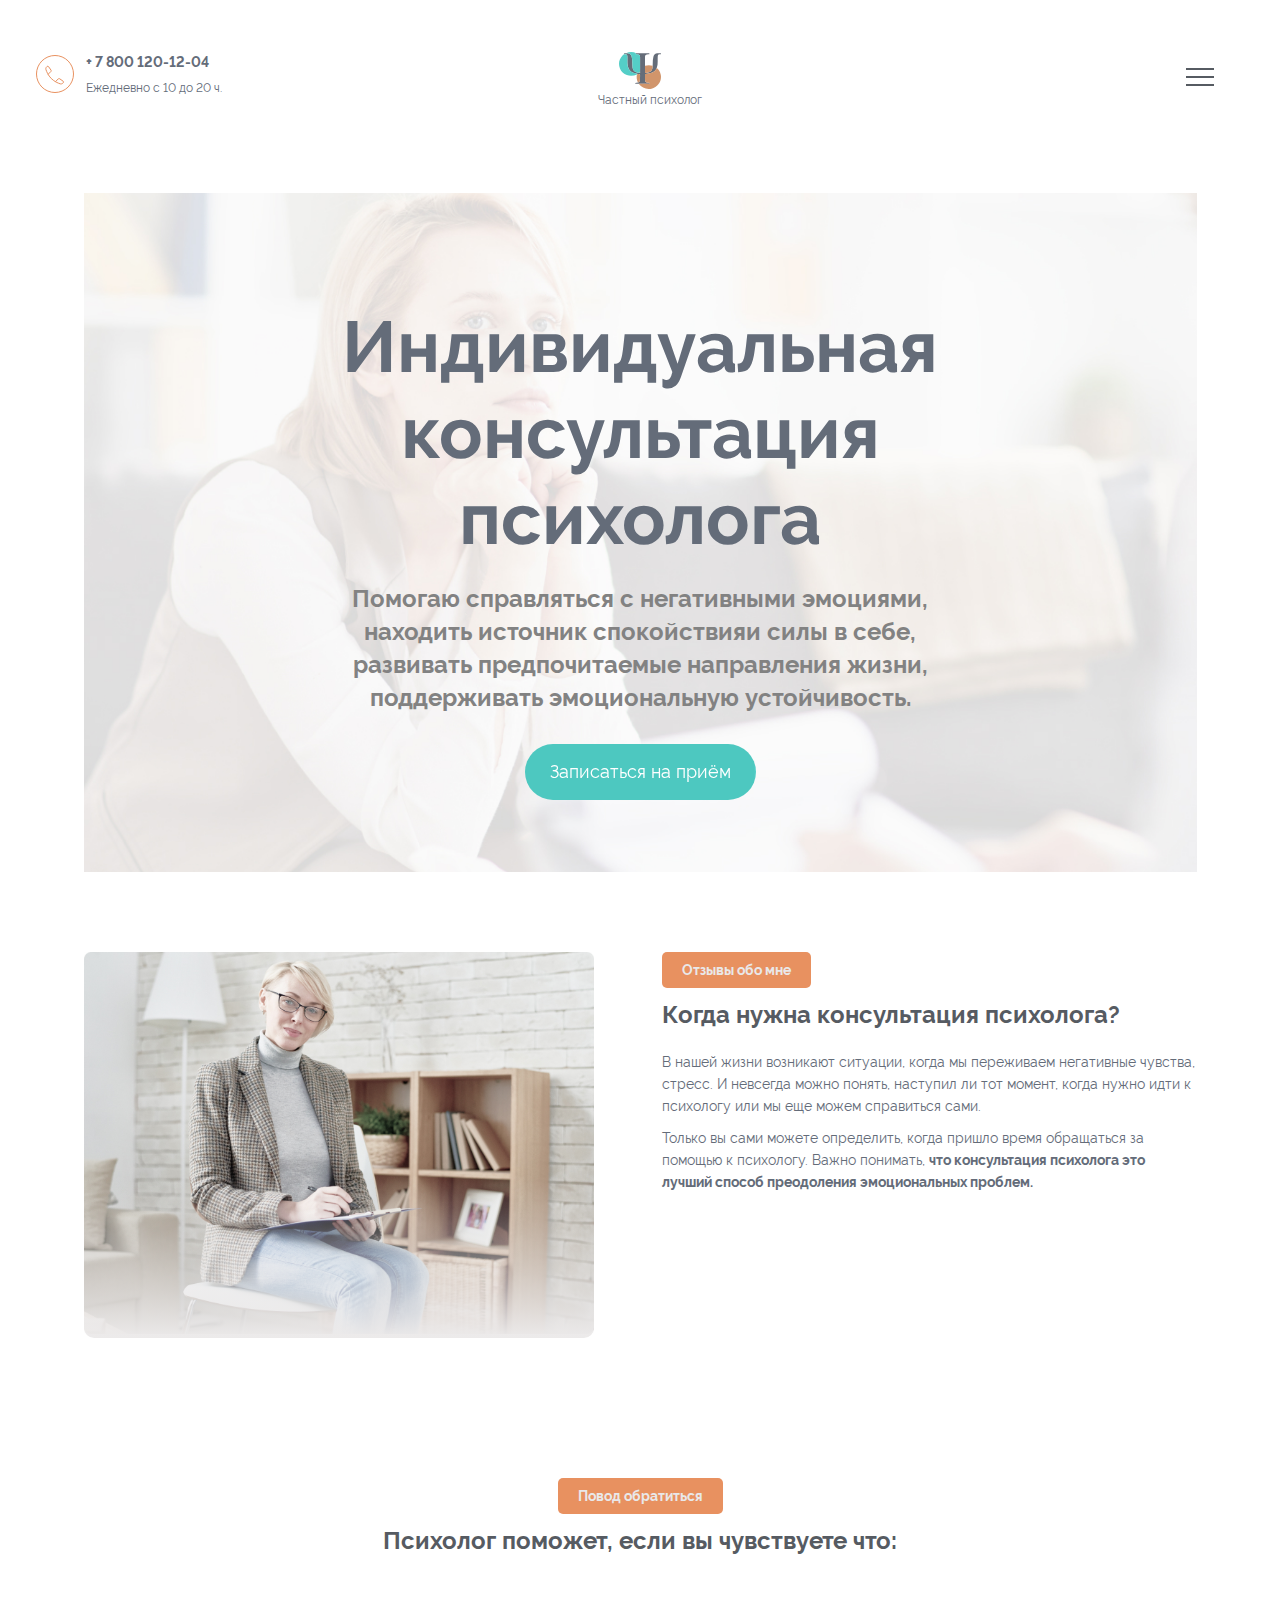
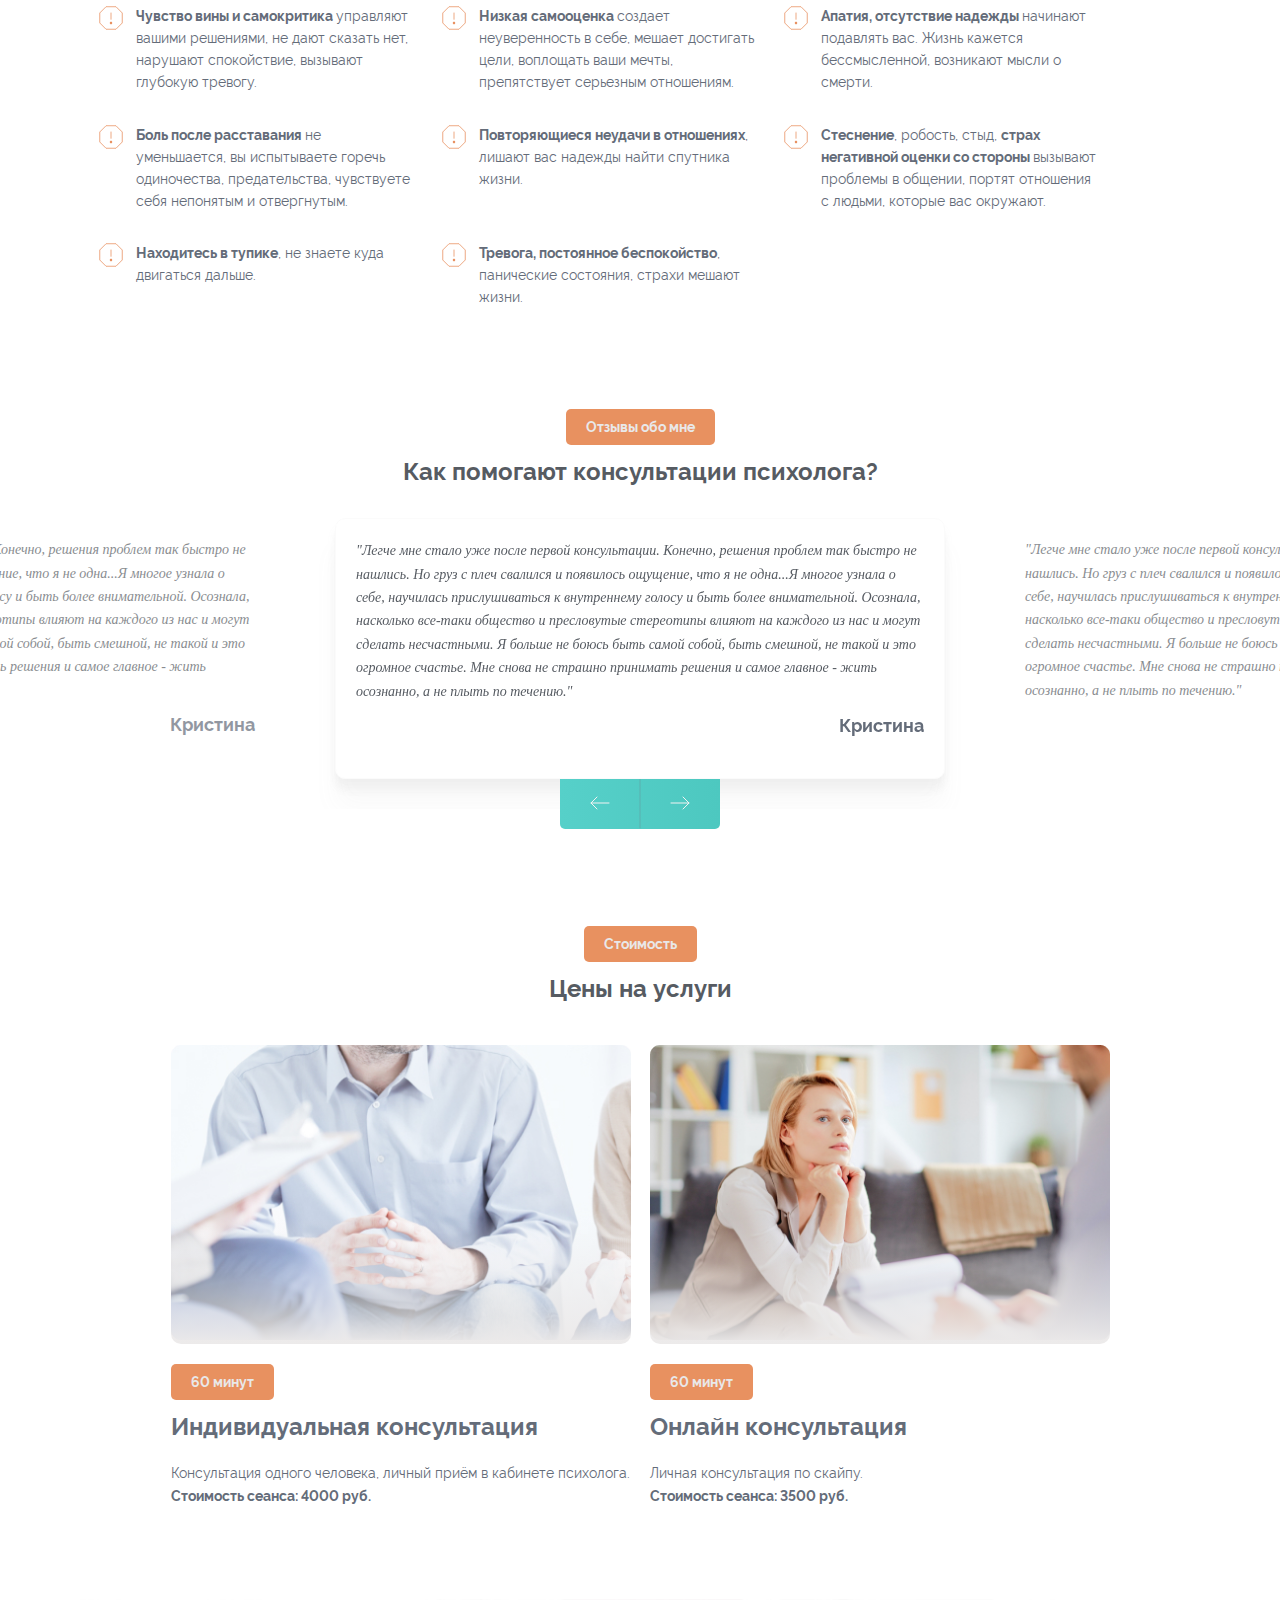
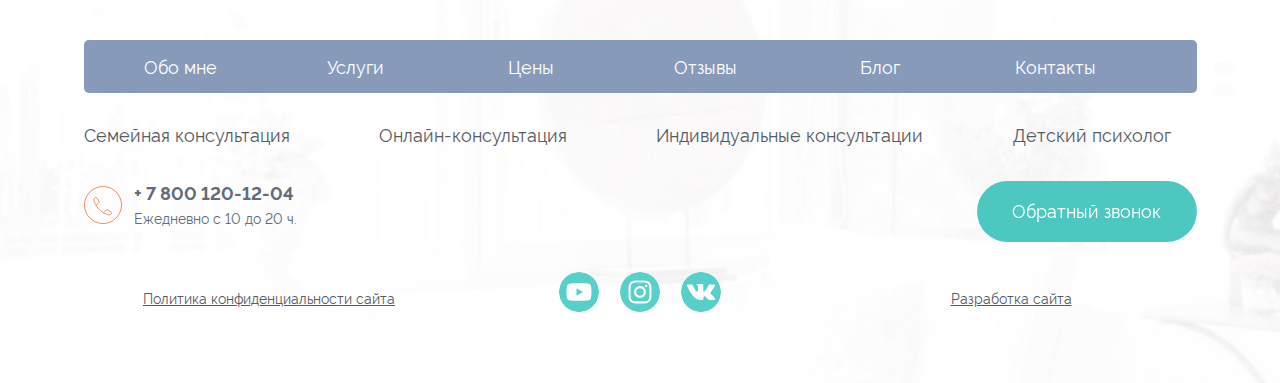
<file: indiv-consul.html>
<!DOCTYPE html>
<html lang="ru">
  <head>
    <meta charset="UTF-8">
    <title>Индивидуальная консультация психолога</title>
    <meta name="description" content="">
    <meta name="keywords" content="">
    <meta name="viewport" content="width=device-width, initial-scale=1.0">
    <meta http-equiv="X-UA-Compatible" content="ie=edge">
    <link rel="stylesheet" href="./wp-content/themes/twentytwenty-child/css/main.min.css">
    <link rel="stylesheet" href="./wp-content/themes/twentytwenty-child/fonts/fonts.css">
    <link rel="stylesheet" href="./wp-content/themes/twentytwenty-child/css/swiper-bundle.min.css">
    <link rel="icon" href="#!" type="image/x-icon">
    <link rel="shortcut icon" href="wp-content/themes/twentytwenty-child/img/favicon.ico" type="image/x-icon">
    <link rel="apple-touch-icon" href="#!">
  </head>
  <body>
    <header class="header">
      <!-- LOGO-->
      <div class="logo"><a href="index.html"><img src="wp-content/themes/twentytwenty-child/img/icons/logo.svg" alt="logo">
          <p>Частный психолог</p></a></div>
      <!---->
      <div class="header__top">
        <div class="contacts contacts-mn"><a href="tel:+78001201204">+ 7 800 120-12-04</a>
          <p> Ежедневно с 10 до 20 ч.</p>
        </div>
        <div class="adress__mn addres"><a href="contacts.html#map">пр. Ленина, д.45, оф. 15</a>
          <p>Москва, м. Московская</p>
        </div>
        <ul class="social">
          <li><a href="#" target="_blank"><img src="wp-content/themes/twentytwenty-child/img/icons/youtube.svg" alt="youtube"></a></li>
          <li><a href="#" target="_blank"><img src="wp-content/themes/twentytwenty-child/img/icons/instagram.svg" alt="instagram"></a></li>
          <li><a href="#" target="_blank"><img src="wp-content/themes/twentytwenty-child/img/icons/vk.svg" alt="vk"></a></li>
        </ul>
        <button class="btn show-modal-1 btn-mn" data-toggle="modal-1">Обратный звонок </button>
      </div>
      <!-- hamburger HEADER-->
      <div class="hamburger-menu hamburger">
        <input id="menu__toggle" type="checkbox">
        <label class="menu__btn" for="menu__toggle"><span></span></label>
        <div class="menu__box header__menu hamburger__menu-box">
          <!-- HEADER MENU LIST-->
          <ul class="menu__list hamburger__menu-list">
            <li><a href="about-me.html">Обо мне</a></li>
            <li><a href="services.html">Услуги</a></li>
            <li><a href="price.html">Цены</a></li>
            <li><a href="reviews.html">Отзывы</a></li>
            <li><a href="blog.html">Блог</a></li>
            <li><a href="contacts.html">Контакты</a></li>
            <!---->
          </ul>
          <!-- ADDRESS hamburger-->
          <div class="hamburger__addres addres"><a href="contacts.html#map">пр. Ленина, д.45, оф. 15</a>
            <p>Москва, м. Московская</p>
          </div>
          <!-- CONTACTS hamburger-->
          <div class="contacts hamburger__contacts"><a href="tel:+78001201204">+ 7 800 120-12-04</a>
            <p> Ежедневно с 10 до 20 ч.</p>
          </div>
          <!-- Button to open the modal window in the hamburger menu-->
          <button class="btn show-modal-1" data-toggle="modal-1">Обратный звонок </button>
          <ul class="social">
            <li><a href="#" target="_blank"><img src="wp-content/themes/twentytwenty-child/img/icons/youtube.svg" alt="youtube"></a></li>
            <li><a href="#" target="_blank"><img src="wp-content/themes/twentytwenty-child/img/icons/instagram.svg" alt="instagram"></a></li>
            <li><a href="#" target="_blank"><img src="wp-content/themes/twentytwenty-child/img/icons/vk.svg" alt="vk"></a></li>
          </ul>
        </div>
      </div>
    </header>
    <!-- Individual consultation-->
    <section class="section__indivConsul indivConsul">
      <div class="container">
        <div class="bg bg__indivConsul">
          <div class="cnt">
            <h1 class="title">Индивидуальная консультация психолога</h1>
            <h6 class="sub-title">
              Помогаю справляться с негативными эмоциями, находить источник спокойствияи силы в себе, развивать предпочитаемые направления жизни, поддерживать
              эмоциональную устойчивость.
            </h6>
            <button class="btn show-modal-3" data-toggle="modal-3">Записаться на приём</button>
          </div>
        </div>
      </div>
    </section>
    <!-- END Individual consultation-->
    <!-- When you need a consultation-->
    <section class="section__one">
      <div class="container">
        <div class="about">
          <div class="about__content">
            <div class="text-bgc">
              <p>Отзывы обо мне</p>
            </div>
            <h2>Когда нужна консультация психолога?</h2>
            <p>
              В нашей жизни возникают ситуации, когда мы переживаем негативные чувства, стресс. И невсегда можно понять, наступил ли тот момент,
              когда нужно идти к психологу или мы еще можем справиться сами.
            </p>
            <p>Только вы сами можете определить, когда пришло время обращаться за помощью к психологу. Важно понимать, <strong>что консультация психолога это лучший способ преодоления эмоциональных проблем.</strong></p>
          </div>
          <div class="picture"><img src="wp-content/themes/twentytwenty-child/img/female.jpg" alt="Евгения Иванова"></div>
        </div>
      </div>
    </section>
    <!-- END When you need a consultation-->
    <!-- Reason to apply-->
    <section class="occasion sect__occasion">
      <div class="container">
        <div class="text-bgc">
          <p>Повод обратиться</p>
        </div>
        <h2>Психолог поможет, если вы чувствуете что:</h2>
        <ul class="occasion__block">
          <li><strong>Чувство вины и самокритика </strong>управляют вашими решениями, не дают сказать нет, 
            нарушают спокойствие, вызывают
            глубокую тревогу.
          </li>
          <li> <strong>Низкая самооценка </strong>создает неуверенность в себе, мешает достигать цели, воплощать 
            ваши мечты, препятствует серьезным отношениям.
          </li>
          <li> <strong>Апатия, отсутствие надежды </strong>начинают подавлять вас. 
            Жизнь кажется бессмысленной, возникают мысли о смерти.
          </li>
          <li> <strong>Боль после расставания </strong>не уменьшается, вы испытываете горечь одиночества,
            предательства, чувствуете себя
            непонятым и отвергнутым.
          </li>
          <li> <strong>Повторяющиеся неудачи в отношениях</strong>, лишают вас надежды найти спутника жизни.</li>
          <li> <strong>Стеснение</strong>, робость, стыд, <strong>страх негативной оценки со стороны </strong>вызывают проблемы в общении, портят отношения с людьми, которые вас окружают.</li>
          <li> <strong>Находитесь в тупике</strong>, не знаете куда двигаться дальше.</li>
          <li> <strong>Тревога, постоянное беспокойство</strong>, панические состояния, страхи мешают жизни.</li>
        </ul>
      </div>
    </section>
    <!-- END Reason to apply-->
    <!-- SLIDER Reviews about me-->
    <section class="sectionSix">
      <div class="text-bgc">
        <p>Отзывы обо мне</p>
      </div>
      <h2>Как помогают консультации психолога?</h2>
      <div class="reviews-slider swiper-container">
        <div class="swiper-wrapper reviews__swiper-wrapper">
          <div class="swiper-slide swiper__bg">
            <div class="slider__contants">
              <p> <i>
                  "Легче мне стало уже после первой консультации. Конечно, решения проблем так быстро не нашлись. Но груз с плеч свалился и появилось ощущение, что я не одна...Я многое узнала о себе, научилась прислушиваться к внутреннему голосу и быть более внимательной. Осознала, насколько все-таки общество и пресловутые стереотипы влияют на каждого из нас и могут сделать несчастными. Я больше не боюсь быть самой собой, быть смешной, не такой и это огромное счастье. Мне снова не страшно принимать решения и самое главное - жить осознанно, а не плыть по течению."</i></p>
              <h4>Кристина</h4>
            </div>
          </div>
          <div class="swiper-slide swiper__bg">
            <div class="slider__contants">
              <p> <i>
                  "Легче мне стало уже после первой консультации. Конечно, решения проблем так быстро не нашлись. Но груз с плеч свалился и появилось ощущение, что я не одна...Я многое узнала о себе, научилась прислушиваться к внутреннему голосу и быть более внимательной. Осознала, насколько все-таки общество и пресловутые стереотипы влияют на каждого из нас и могут сделать несчастными. Я больше не боюсь быть самой собой, быть смешной, не такой и это огромное счастье. Мне снова не страшно принимать решения и самое главное - жить осознанно, а не плыть по течению."</i></p>
              <h4>Кристина</h4>
            </div>
          </div>
          <div class="swiper-slide swiper__bg">
            <div class="slider__contants">
              <p> <i>
                  "Легче мне стало уже после первой консультации. Конечно, решения проблем так быстро не нашлись. Но груз с плеч свалился и появилось ощущение, что я не одна...Я многое узнала о себе, научилась прислушиваться к внутреннему голосу и быть более внимательной. Осознала, насколько все-таки общество и пресловутые стереотипы влияют на каждого из нас и могут сделать несчастными. Я больше не боюсь быть самой собой, быть смешной, не такой и это огромное счастье. Мне снова не страшно принимать решения и самое главное - жить осознанно, а не плыть по течению."</i></p>
              <h4>Кристина</h4>
            </div>
          </div>
        </div>
      </div>
      <div class="arow">
        <div class="swiper-buton swiper-buton-right"></div>
        <div class="swiper-buton swiper-buton-left"></div>
      </div>
    </section>
    <!-- END SLIDER Reviews about me-->
    <!-- Prices for services-->
    <section class="sectionSeven">
      <div class="container">
        <div class="text-bgc">
          <p>Стоимость</p>
        </div>
        <h2>Цены на услуги</h2>
        <div class="prices__block">
          <div class="prices__content">
            <div class="picture"><img src="wp-content/themes/twentytwenty-child/img/imgFive.jpg" alt="Мужчина"></div>
            <div class="text-bgc">
              <p>60 минут</p>
            </div>
            <h3>Индивидуальная консультация</h3>
            <p>Консультация одного человека, личный приём в кабинете психолога.<strong>Стоимость сеанса: 4000 руб.</strong></p>
          </div>
          <div class="prices__content">
            <div class="picture"><img src="wp-content/themes/twentytwenty-child/img/adventigeTwo.jpg" alt="Девушка"></div>
            <div class="text-bgc">
              <p>60 минут</p>
            </div>
            <h3>Онлайн консультация</h3>
            <p>Личная консультация по скайпу. <strong>Стоимость сеанса: 3500 руб.</strong></p>
          </div>
        </div>
      </div>
    </section>
    <!-- END Prices for services-->
    <!-- FOOTER-->
    <footer class="footer">
      <div class="container">
        <ul class="menu__list-footer">
          <li><a href="about-me.html">Обо мне</a></li>
          <li><a href="services.html">Услуги</a></li>
          <li><a href="price.html">Цены</a></li>
          <li><a href="reviews.html">Отзывы</a></li>
          <li><a href="blog.html">Блог</a></li>
          <li><a href="contacts.html">Контакты</a></li>
        </ul>
        <div class="footer__top-content">
          <ul class="footer__menu-list">
            <li><a href="family-psych.html">Семейная консультация</a></li>
            <li><a href="online-consul.html">Онлайн-консультация</a></li>
            <li><a href="indiv-consul.html">Индивидуальные консультации</a></li>
            <li><a href="child-psych.html">Детский психолог</a></li>
          </ul>
          <div class="contacts"><a href="tel:+78001201204">+ 7 800 120-12-04</a>
            <p> Ежедневно с 10 до 20 ч.</p>
          </div>
          <button class="btn show-modal-1" data-toggle="modal-1">Обратный звонок </button>
        </div>
        <div class="footer-footer">
          <ul class="social">
            <li><a href="#" target="_blank"><img src="wp-content/themes/twentytwenty-child/img/icons/youtube.svg" alt="youtube"></a></li>
            <li><a href="#" target="_blank"><img src="wp-content/themes/twentytwenty-child/img/icons/instagram.svg" alt="instagram"></a></li>
            <li><a href="#" target="_blank"><img src="wp-content/themes/twentytwenty-child/img/icons/vk.svg" alt="vk"></a></li>
          </ul>
          <p><a href="" target="_blank">Политика конфиденциальности сайта</a></p>
          <p><a href="" target="_blank">Разработка сайта</a></p>
        </div>
      </div>
    </footer>
    <!-- END FOOTER-->
    <script src="./wp-content/themes/twentytwenty-child/js/swiper-bundle.min.js"></script>
    <script src="./wp-content/themes/twentytwenty-child/js/fslightbox.js"></script>
    <script src="./wp-content/themes/twentytwenty-child/js/main.js"></script>
  </body>
</html>
</file>
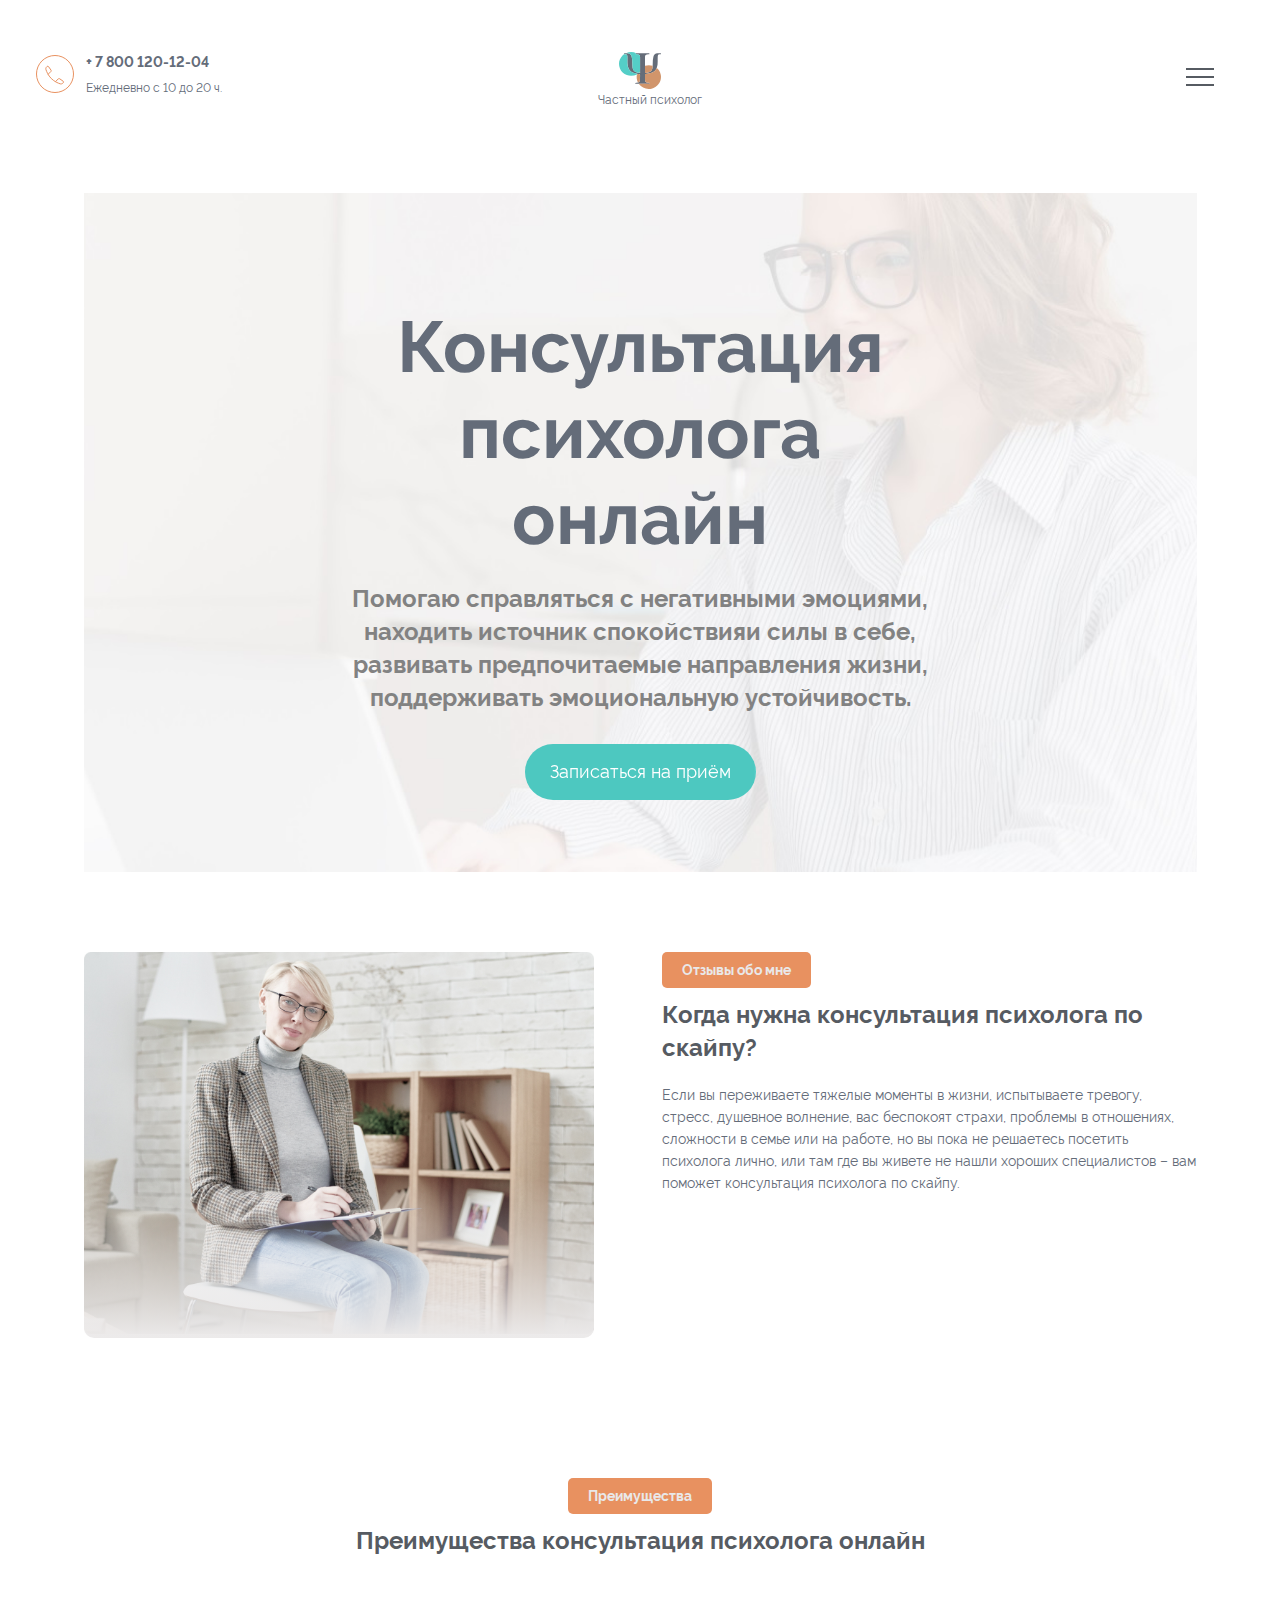
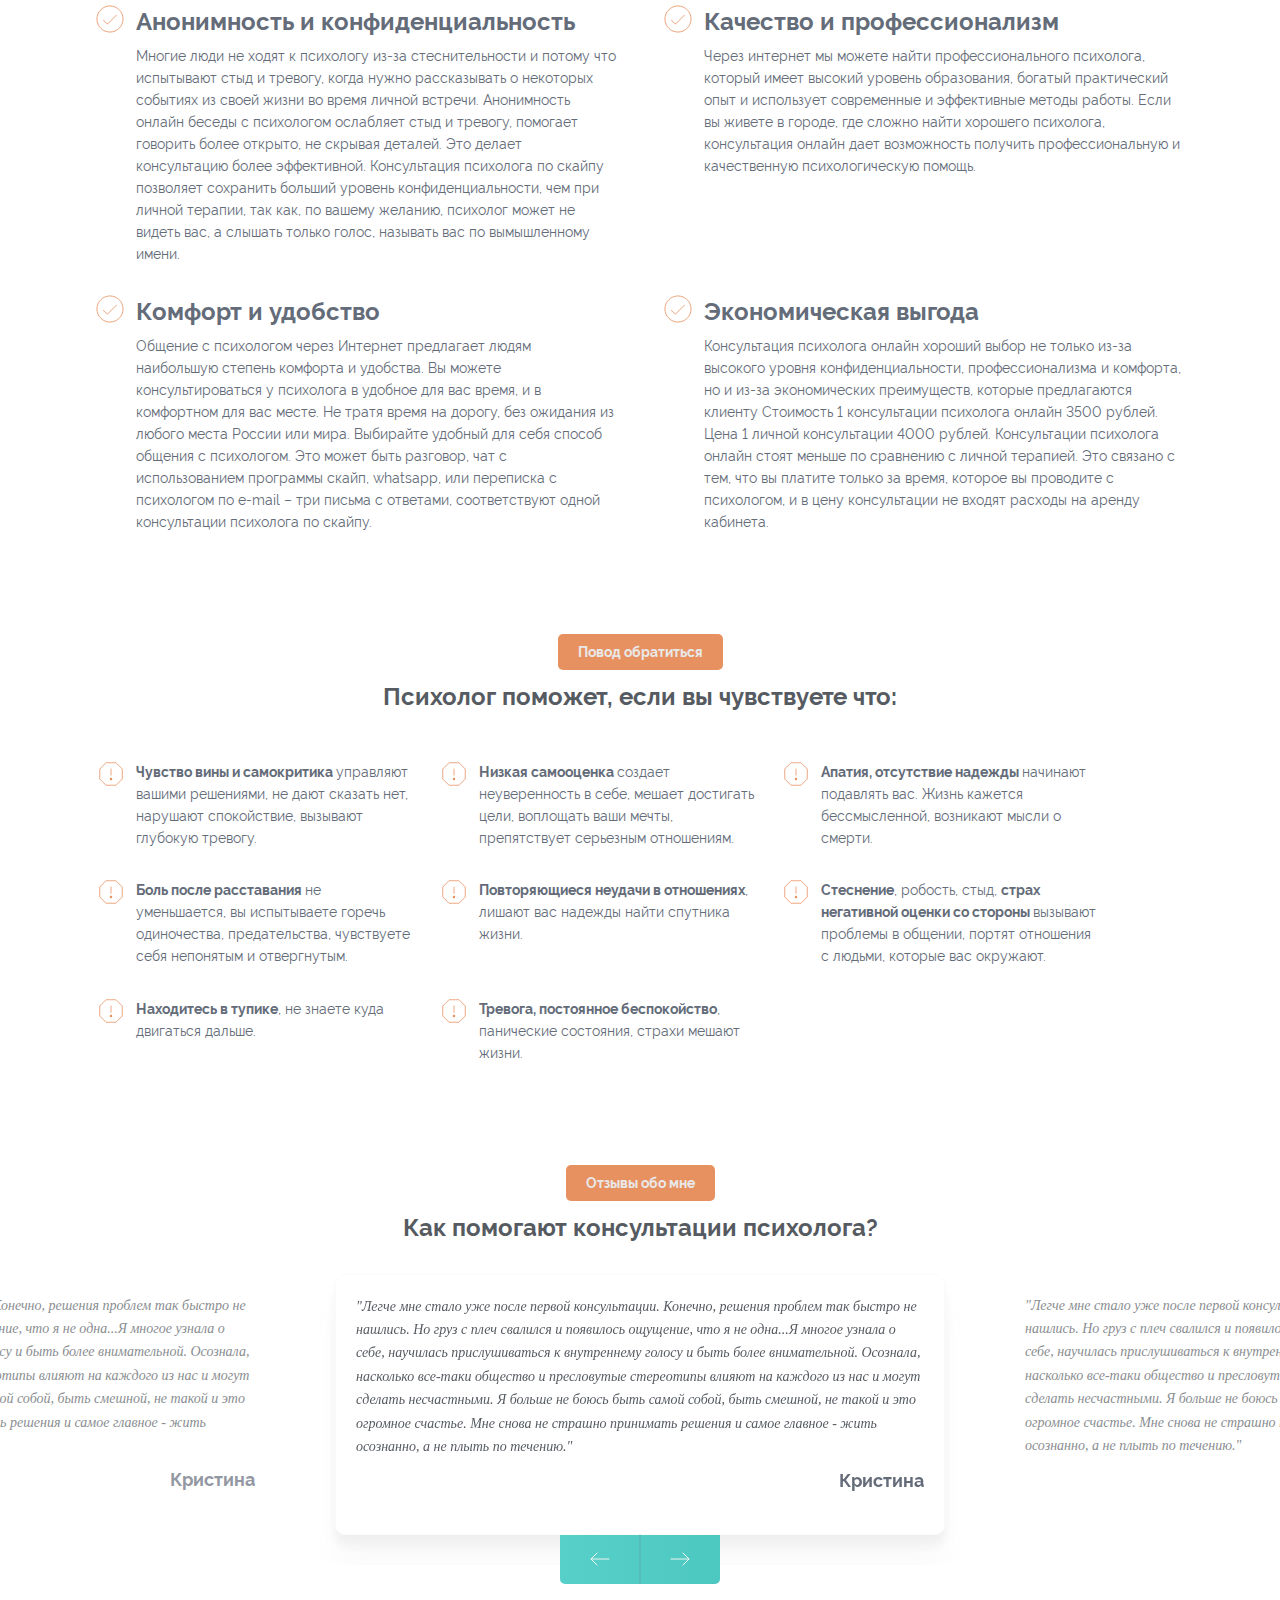
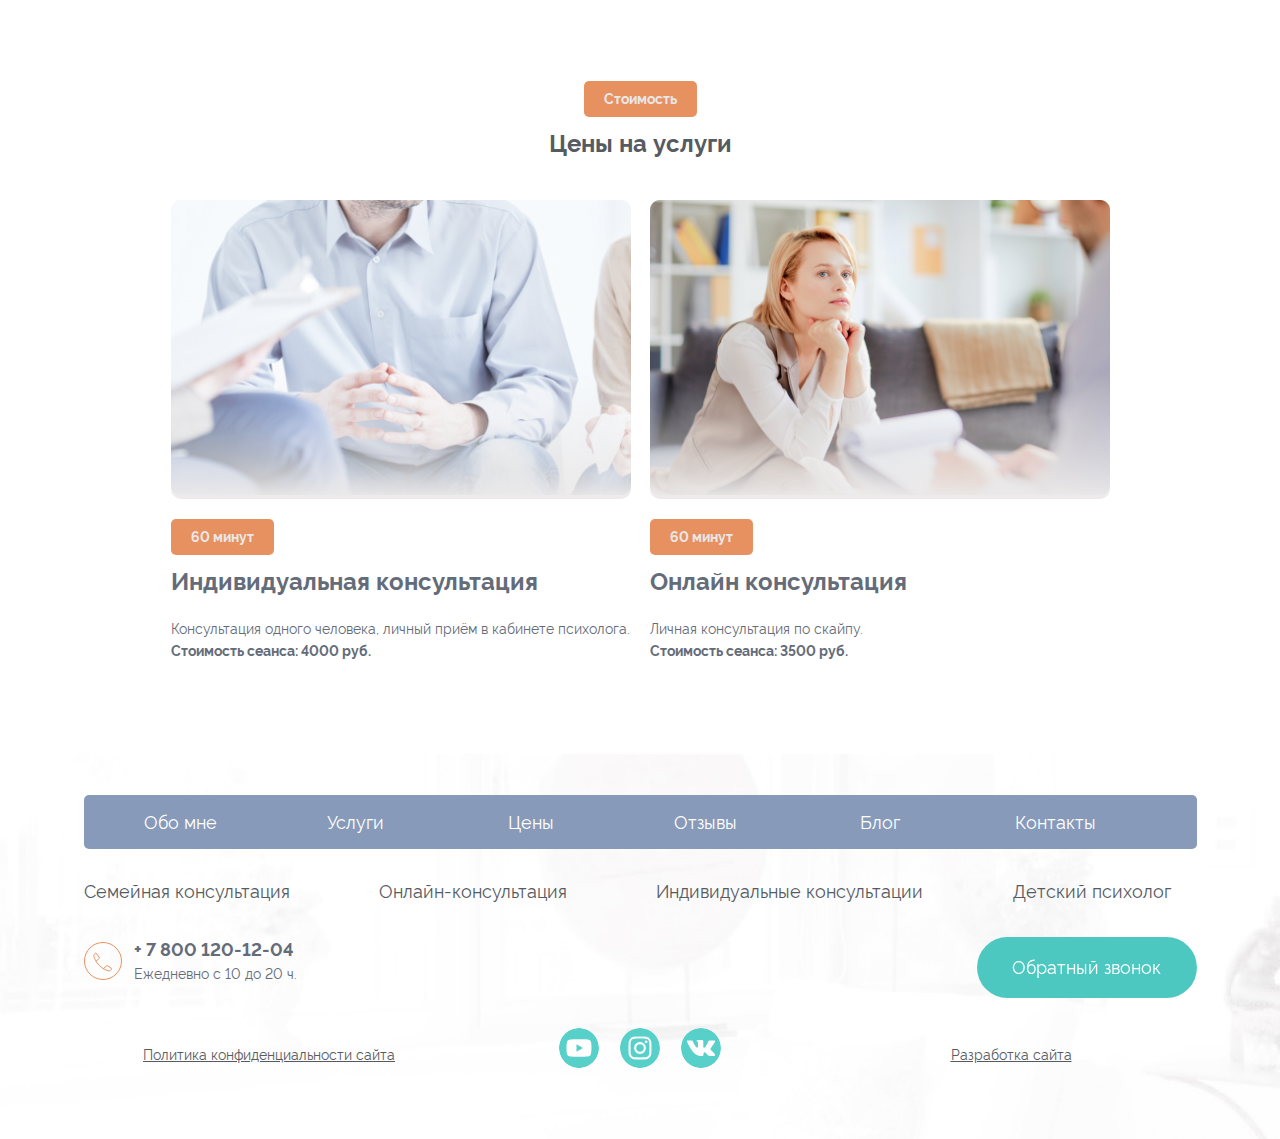
<file: online-consul.html>
<!DOCTYPE html>
<html lang="ru">
  <head>
    <meta charset="UTF-8">
    <title>Консультация психолога онлайн</title>
    <meta name="description" content="">
    <meta name="keywords" content="">
    <meta name="viewport" content="width=device-width, initial-scale=1.0">
    <meta http-equiv="X-UA-Compatible" content="ie=edge">
    <link rel="stylesheet" href="./wp-content/themes/twentytwenty-child/css/main.min.css">
    <link rel="stylesheet" href="./wp-content/themes/twentytwenty-child/fonts/fonts.css">
    <link rel="stylesheet" href="./wp-content/themes/twentytwenty-child/css/swiper-bundle.min.css">
    <link rel="icon" href="#!" type="image/x-icon">
    <link rel="shortcut icon" href="wp-content/themes/twentytwenty-child/img/favicon.ico" type="image/x-icon">
    <link rel="apple-touch-icon" href="#!">
  </head>
  <body>
    <header class="header">
      <!-- LOGO-->
      <div class="logo"><a href="index.html"><img src="wp-content/themes/twentytwenty-child/img/icons/logo.svg" alt="logo">
          <p>Частный психолог</p></a></div>
      <!---->
      <div class="header__top">
        <div class="contacts contacts-mn"><a href="tel:+78001201204">+ 7 800 120-12-04</a>
          <p> Ежедневно с 10 до 20 ч.</p>
        </div>
        <div class="adress__mn addres"><a href="contacts.html#map">пр. Ленина, д.45, оф. 15</a>
          <p>Москва, м. Московская</p>
        </div>
        <ul class="social">
          <li><a href="#" target="_blank"><img src="wp-content/themes/twentytwenty-child/img/icons/youtube.svg" alt="youtube"></a></li>
          <li><a href="#" target="_blank"><img src="wp-content/themes/twentytwenty-child/img/icons/instagram.svg" alt="instagram"></a></li>
          <li><a href="#" target="_blank"><img src="wp-content/themes/twentytwenty-child/img/icons/vk.svg" alt="vk"></a></li>
        </ul>
        <button class="btn show-modal-1 btn-mn" data-toggle="modal-1">Обратный звонок </button>
      </div>
      <!-- hamburger HEADER-->
      <div class="hamburger-menu hamburger">
        <input id="menu__toggle" type="checkbox">
        <label class="menu__btn" for="menu__toggle"><span></span></label>
        <div class="menu__box header__menu hamburger__menu-box">
          <!-- HEADER MENU LIST-->
          <ul class="menu__list hamburger__menu-list">
            <li><a href="about-me.html">Обо мне</a></li>
            <li><a href="services.html">Услуги</a></li>
            <li><a href="price.html">Цены</a></li>
            <li><a href="reviews.html">Отзывы</a></li>
            <li><a href="blog.html">Блог</a></li>
            <li><a href="contacts.html">Контакты</a></li>
            <!---->
          </ul>
          <!-- ADDRESS hamburger-->
          <div class="hamburger__addres addres"><a href="contacts.html#map">пр. Ленина, д.45, оф. 15</a>
            <p>Москва, м. Московская</p>
          </div>
          <!-- CONTACTS hamburger-->
          <div class="contacts hamburger__contacts"><a href="tel:+78001201204">+ 7 800 120-12-04</a>
            <p> Ежедневно с 10 до 20 ч.</p>
          </div>
          <!-- Button to open the modal window in the hamburger menu-->
          <button class="btn show-modal-1" data-toggle="modal-1">Обратный звонок </button>
          <ul class="social">
            <li><a href="#" target="_blank"><img src="wp-content/themes/twentytwenty-child/img/icons/youtube.svg" alt="youtube"></a></li>
            <li><a href="#" target="_blank"><img src="wp-content/themes/twentytwenty-child/img/icons/instagram.svg" alt="instagram"></a></li>
            <li><a href="#" target="_blank"><img src="wp-content/themes/twentytwenty-child/img/icons/vk.svg" alt="vk"></a></li>
          </ul>
        </div>
      </div>
    </header>
    <!-- Online psychological consultation-->
    <section class="section__indivConsul">
      <div class="container">
        <div class="bg bg__onlineConsul">
          <div class="cnt">
            <h1 class="title">Консультация психолога онлайн</h1>
            <h6 class="sub-title">
              Помогаю справляться с негативными эмоциями, находить источник спокойствияи силы в себе, развивать предпочитаемые направления жизни, поддерживать
              эмоциональную устойчивость.
            </h6>
            <button class="btn show-modal-3" data-toggle="modal-3">Записаться на приём</button>
          </div>
        </div>
      </div>
    </section>
    <!-- END Online psychological consultation-->
    <!-- When you need to consult a psychologist on Skype-->
    <section class="section__one">
      <div class="container">
        <div class="about">
          <div class="about__content">
            <div class="text-bgc">
              <p>Отзывы обо мне</p>
            </div>
            <h2> Когда нужна консультация психолога по скайпу?</h2>
            <p>
              Если вы переживаете тяжелые моменты в жизни, испытываете тревогу, стресс, душевное волнение, 
              вас беспокоят страхи, проблемы в отношениях, 
              сложности в семье или на работе, но вы пока не 
              решаетесь посетить психолога лично, или там где 
              вы живете не нашли хороших специалистов – вам поможет 
              консультация психолога по скайпу.
            </p>
          </div>
          <div class="picture"><img src="wp-content/themes/twentytwenty-child/img/female.jpg" alt="Евгения Иванова"></div>
        </div>
      </div>
    </section>
    <!-- END When you need to consult a psychologist on Skype-->
    <!-- Advantages-->
    <section class="occasion sect__occasion">
      <div class="container">
        <div class="text-bgc">
          <p>Преимущества</p>
        </div>
        <h2>Преимущества консультация психолога онлайн</h2>
        <ul class="occasion__block occasion__box">
          <li>
            <h3>Анонимность и конфиденциальность</h3>Многие люди не ходят к психологу из-за стеснительности
            и потому что испытывают стыд и тревогу, когда нужно 
            рассказывать о некоторых событиях из своей жизни во 
            время личной встречи. Анонимность онлайн беседы с 
            психологом ослабляет стыд и тревогу, помогает говорить 
            более открыто, не скрывая деталей. Это делает консультацию более эффективной.
            Консультация психолога по скайпу позволяет сохранить 
            больший уровень конфиденциальности, чем при личной терапии, 
            так как, по вашему желанию, психолог может не видеть вас, 
            а слышать только голос, называть вас по вымышленному имени.
          </li>
          <li>
            <h3>Качество и профессионализм</h3>Через интернет мы можете найти профессионального психолога, 
            который имеет высокий уровень образования, богатый практический 
            опыт и использует современные и эффективные методы работы. 
            Если вы живете в городе, где сложно найти хорошего психолога, 
            консультация онлайн дает возможность получить профессиональную и 
            качественную психологическую помощь.
          </li>
          <li>
            <h3>Комфорт и удобство</h3>Общение с психологом через Интернет предлагает людям наибольшую 
            степень комфорта и удобства. Вы можете консультироваться у психолога 
            в удобное для вас время, и в комфортном для вас месте. 
            Не тратя время на дорогу, без ожидания из любого места России или мира.
            Выбирайте удобный для себя способ общения с психологом. 
            Это может быть разговор, чат с использованием программы скайп, 
            whatsapp, или переписка с психологом по е-mail – три письма с ответами,
            соответствуют одной консультации психолога по скайпу.
          </li>
          <li>
            <h3>Экономическая выгода</h3>Консультация психолога онлайн хороший выбор не только из-за высокого
            уровня конфиденциальности, профессионализма и комфорта, 
            но и из-за экономических преимуществ, которые предлагаются клиенту
            Стоимость 1 консультации психолога онлайн 3500 рублей.
            Цена 1 личной консультации 4000 рублей. Консультации психолога 
            онлайн стоят меньше по сравнению с личной терапией. Это связано с тем,
            что вы платите только за время, которое вы проводите с психологом, и в 
            цену консультации не входят расходы на аренду кабинета.
          </li>
        </ul>
      </div>
    </section>
    <!-- END Advantages-->
    <!-- Reason to apply-->
    <section class="occasion">
      <div class="container">
        <div class="text-bgc">
          <p> Повод обратиться</p>
        </div>
        <h2>Психолог поможет, если вы чувствуете что:</h2>
        <ul class="occasion__block"> 
          <li> <strong>Чувство вины и самокритика </strong>управляют вашими решениями, не дают сказать нет, 
            нарушают спокойствие, вызывают
            глубокую тревогу.
          </li>
          <li> <strong>Низкая самооценка </strong>создает неуверенность в себе, мешает достигать цели, воплощать 
            ваши мечты, препятствует серьезным отношениям.
          </li>
          <li> <strong>Апатия, отсутствие надежды </strong>начинают подавлять вас. 
            Жизнь кажется бессмысленной, возникают мысли о смерти.
          </li>
          <li> <strong>Боль после расставания </strong>не уменьшается, вы испытываете горечь одиночества,
            предательства, чувствуете себя
            непонятым и отвергнутым.
          </li>
          <li> <strong>Повторяющиеся неудачи в отношениях</strong>, лишают вас надежды найти спутника жизни.</li>
          <li> <strong>Стеснение</strong>, робость, стыд, <strong>страх негативной оценки со стороны </strong>вызывают проблемы в общении, портят отношения с людьми, которые вас окружают.</li>
          <li> <strong>Находитесь в тупике</strong>, не знаете куда двигаться дальше.</li>
          <li> <strong>Тревога, постоянное беспокойство</strong>, панические состояния, страхи мешают жизни.</li>
        </ul>
      </div>
    </section>
    <!-- END Reason to apply-->
    <!-- SLIDER Reviews about me-->
    <section class="sectionSix">
      <div class="text-bgc">
        <p>Отзывы обо мне</p>
      </div>
      <h2>Как помогают консультации психолога?</h2>
      <div class="reviews-slider swiper-container">
        <div class="swiper-wrapper reviews__swiper-wrapper">
          <div class="swiper-slide swiper__bg">
            <div class="slider__contants">
              <p> <i>
                  "Легче мне стало уже после первой консультации. Конечно, решения проблем так быстро не нашлись. Но груз с плеч свалился и появилось ощущение, что я не одна...Я многое узнала о себе, научилась прислушиваться к внутреннему голосу и быть более внимательной. Осознала, насколько все-таки общество и пресловутые стереотипы влияют на каждого из нас и могут сделать несчастными. Я больше не боюсь быть самой собой, быть смешной, не такой и это огромное счастье. Мне снова не страшно принимать решения и самое главное - жить осознанно, а не плыть по течению."</i></p>
              <h4>Кристина</h4>
            </div>
          </div>
          <div class="swiper-slide swiper__bg">
            <div class="slider__contants">
              <p> <i>
                  "Легче мне стало уже после первой консультации. Конечно, решения проблем так быстро не нашлись. Но груз с плеч свалился и появилось ощущение, что я не одна...Я многое узнала о себе, научилась прислушиваться к внутреннему голосу и быть более внимательной. Осознала, насколько все-таки общество и пресловутые стереотипы влияют на каждого из нас и могут сделать несчастными. Я больше не боюсь быть самой собой, быть смешной, не такой и это огромное счастье. Мне снова не страшно принимать решения и самое главное - жить осознанно, а не плыть по течению."</i></p>
              <h4>Кристина</h4>
            </div>
          </div>
          <div class="swiper-slide swiper__bg">
            <div class="slider__contants">
              <p> <i>
                  "Легче мне стало уже после первой консультации. Конечно, решения проблем так быстро не нашлись. Но груз с плеч свалился и появилось ощущение, что я не одна...Я многое узнала о себе, научилась прислушиваться к внутреннему голосу и быть более внимательной. Осознала, насколько все-таки общество и пресловутые стереотипы влияют на каждого из нас и могут сделать несчастными. Я больше не боюсь быть самой собой, быть смешной, не такой и это огромное счастье. Мне снова не страшно принимать решения и самое главное - жить осознанно, а не плыть по течению."</i></p>
              <h4>Кристина</h4>
            </div>
          </div>
        </div>
      </div>
      <div class="arow">
        <div class="swiper-buton swiper-buton-right"></div>
        <div class="swiper-buton swiper-buton-left"></div>
      </div>
    </section>
    <!-- END SLIDER Reviews about me-->
    <!-- Prices for services-->
    <section class="sectionSeven">
      <div class="container">
        <div class="text-bgc">
          <p>Стоимость</p>
        </div>
        <h2>Цены на услуги</h2>
        <div class="prices__block">
          <div class="prices__content">
            <div class="picture"><img src="wp-content/themes/twentytwenty-child/img/imgFive.jpg" alt="Мужчина"></div>
            <div class="text-bgc">
              <p>60 минут</p>
            </div>
            <h3>Индивидуальная консультация</h3>
            <p>Консультация одного человека, личный приём в кабинете психолога.<strong>Стоимость сеанса: 4000 руб.</strong></p>
          </div>
          <div class="prices__content">
            <div class="picture"><img src="wp-content/themes/twentytwenty-child/img/adventigeTwo.jpg" alt="Девушка"></div>
            <div class="text-bgc">
              <p>60 минут</p>
            </div>
            <h3>Онлайн консультация</h3>
            <p>Личная консультация по скайпу. <strong>Стоимость сеанса: 3500 руб.</strong></p>
          </div>
        </div>
      </div>
    </section>
    <!-- END Prices for services-->
    <!-- FOOTER-->
    <footer class="footer">
      <div class="container">
        <ul class="menu__list-footer">
          <li><a href="about-me.html">Обо мне</a></li>
          <li><a href="services.html">Услуги</a></li>
          <li><a href="price.html">Цены</a></li>
          <li><a href="reviews.html">Отзывы</a></li>
          <li><a href="blog.html">Блог</a></li>
          <li><a href="contacts.html">Контакты</a></li>
        </ul>
        <div class="footer__top-content">
          <ul class="footer__menu-list">
            <li><a href="family-psych.html">Семейная консультация</a></li>
            <li><a href="online-consul.html">Онлайн-консультация</a></li>
            <li><a href="indiv-consul.html">Индивидуальные консультации</a></li>
            <li><a href="child-psych.html">Детский психолог</a></li>
          </ul>
          <div class="contacts"><a href="tel:+78001201204">+ 7 800 120-12-04</a>
            <p> Ежедневно с 10 до 20 ч.</p>
          </div>
          <button class="btn show-modal-1" data-toggle="modal-1">Обратный звонок </button>
        </div>
        <div class="footer-footer">
          <ul class="social">
            <li><a href="#" target="_blank"><img src="wp-content/themes/twentytwenty-child/img/icons/youtube.svg" alt="youtube"></a></li>
            <li><a href="#" target="_blank"><img src="wp-content/themes/twentytwenty-child/img/icons/instagram.svg" alt="instagram"></a></li>
            <li><a href="#" target="_blank"><img src="wp-content/themes/twentytwenty-child/img/icons/vk.svg" alt="vk"></a></li>
          </ul>
          <p><a href="" target="_blank">Политика конфиденциальности сайта</a></p>
          <p><a href="" target="_blank">Разработка сайта</a></p>
        </div>
      </div>
    </footer>
    <!-- END FOOTER-->
    <script src="./wp-content/themes/twentytwenty-child/js/swiper-bundle.min.js"></script>
    <script src="./wp-content/themes/twentytwenty-child/js/fslightbox.js"></script>
    <script src="./wp-content/themes/twentytwenty-child/js/main.js"></script>
  </body>
</html>
</file>
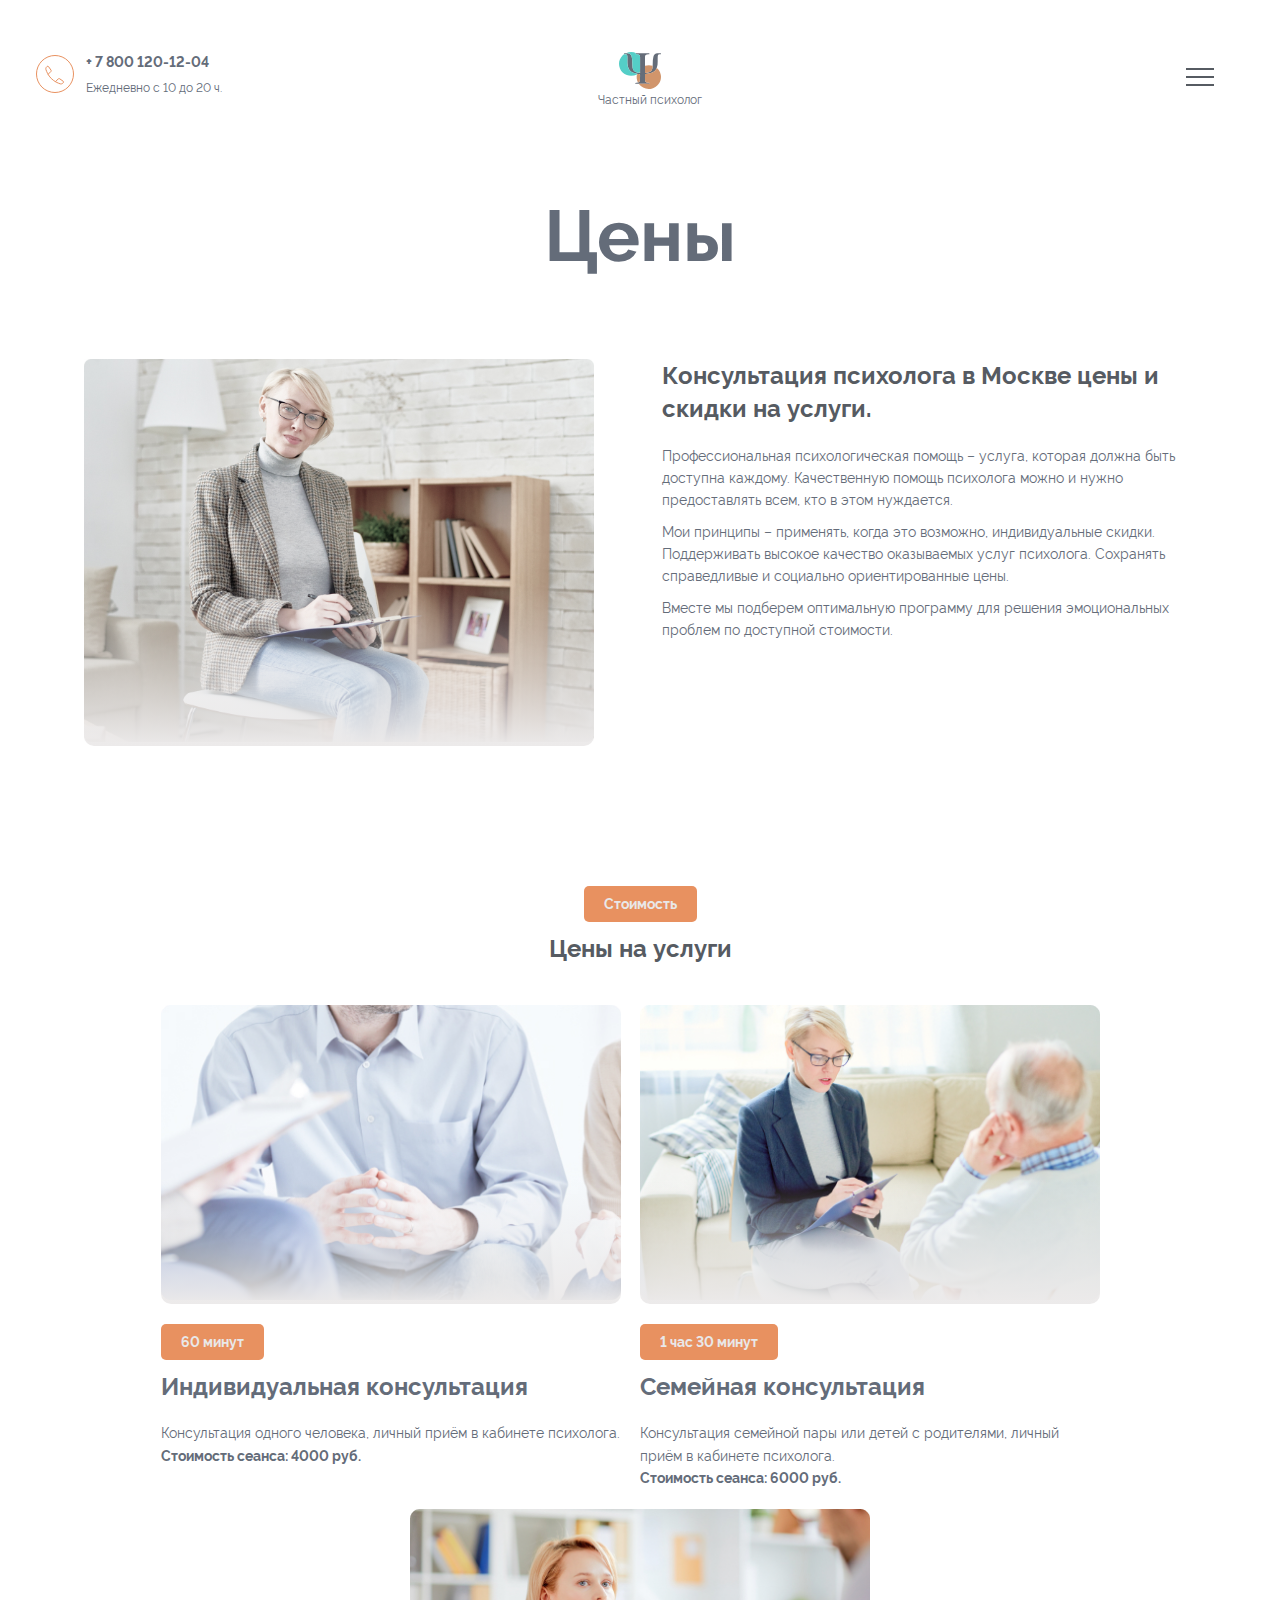
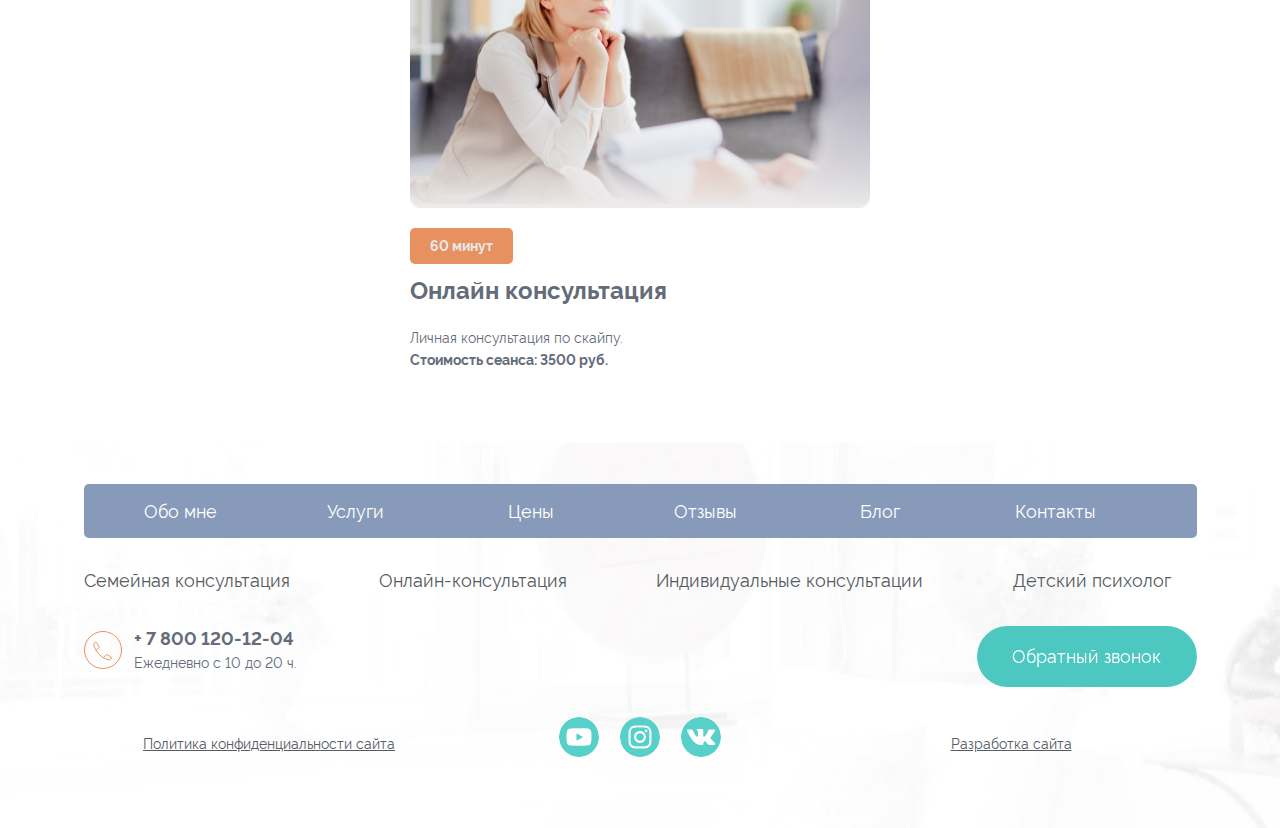
<file: price.html>
<!DOCTYPE html>
<html lang="ru">
  <head>
    <meta charset="UTF-8">
    <title>Цены</title>
    <meta name="description" content="">
    <meta name="keywords" content="">
    <meta name="viewport" content="width=device-width, initial-scale=1.0">
    <meta http-equiv="X-UA-Compatible" content="ie=edge">
    <link rel="stylesheet" href="./wp-content/themes/twentytwenty-child/css/main.min.css">
    <link rel="stylesheet" href="./wp-content/themes/twentytwenty-child/fonts/fonts.css">
    <link rel="stylesheet" href="./wp-content/themes/twentytwenty-child/css/swiper-bundle.min.css">
    <link rel="icon" href="#!" type="image/x-icon">
    <link rel="shortcut icon" href="wp-content/themes/twentytwenty-child/img/favicon.ico" type="image/x-icon">
    <link rel="apple-touch-icon" href="#!">
  </head>
  <body>
    <header class="header">
      <!-- LOGO-->
      <div class="logo"><a href="index.html"><img src="wp-content/themes/twentytwenty-child/img/icons/logo.svg" alt="logo">
          <p>Частный психолог</p></a></div>
      <!---->
      <div class="header__top">
        <div class="contacts contacts-mn"><a href="tel:+78001201204">+ 7 800 120-12-04</a>
          <p> Ежедневно с 10 до 20 ч.</p>
        </div>
        <div class="adress__mn addres"><a href="contacts.html#map">пр. Ленина, д.45, оф. 15</a>
          <p>Москва, м. Московская</p>
        </div>
        <ul class="social">
          <li><a href="#" target="_blank"><img src="wp-content/themes/twentytwenty-child/img/icons/youtube.svg" alt="youtube"></a></li>
          <li><a href="#" target="_blank"><img src="wp-content/themes/twentytwenty-child/img/icons/instagram.svg" alt="instagram"></a></li>
          <li><a href="#" target="_blank"><img src="wp-content/themes/twentytwenty-child/img/icons/vk.svg" alt="vk"></a></li>
        </ul>
        <button class="btn show-modal-1 btn-mn" data-toggle="modal-1">Обратный звонок </button>
      </div>
      <!-- hamburger HEADER-->
      <div class="hamburger-menu hamburger">
        <input id="menu__toggle" type="checkbox">
        <label class="menu__btn" for="menu__toggle"><span></span></label>
        <div class="menu__box header__menu hamburger__menu-box">
          <!-- HEADER MENU LIST-->
          <ul class="menu__list hamburger__menu-list">
            <li><a href="about-me.html">Обо мне</a></li>
            <li><a href="services.html">Услуги</a></li>
            <li><a href="price.html">Цены</a></li>
            <li><a href="reviews.html">Отзывы</a></li>
            <li><a href="blog.html">Блог</a></li>
            <li><a href="contacts.html">Контакты</a></li>
            <!---->
          </ul>
          <!-- ADDRESS hamburger-->
          <div class="hamburger__addres addres"><a href="contacts.html#map">пр. Ленина, д.45, оф. 15</a>
            <p>Москва, м. Московская</p>
          </div>
          <!-- CONTACTS hamburger-->
          <div class="contacts hamburger__contacts"><a href="tel:+78001201204">+ 7 800 120-12-04</a>
            <p> Ежедневно с 10 до 20 ч.</p>
          </div>
          <!-- Button to open the modal window in the hamburger menu-->
          <button class="btn show-modal-1" data-toggle="modal-1">Обратный звонок </button>
          <ul class="social">
            <li><a href="#" target="_blank"><img src="wp-content/themes/twentytwenty-child/img/icons/youtube.svg" alt="youtube"></a></li>
            <li><a href="#" target="_blank"><img src="wp-content/themes/twentytwenty-child/img/icons/instagram.svg" alt="instagram"></a></li>
            <li><a href="#" target="_blank"><img src="wp-content/themes/twentytwenty-child/img/icons/vk.svg" alt="vk"></a></li>
          </ul>
        </div>
      </div>
    </header>
    <!-- 1 SCREEN-->
    <section class="section__pricel pt">
      <div class="container">
        <h1 class="title">Цены</h1>
      </div>
    </section>
    <!-- END 1 SCREEN-->
    <!-- Psychological consultation in Moscow-->
    <section class="section__one">
      <div class="container">
        <div class="about">
          <div class="about__content">
            <h2>Консультация психолога в Москве цены и скидки на услуги.</h2>
            <p>Профессиональная психологическая помощь – услуга, которая должна быть доступна каждому. Качественную помощь психолога можно и нужно предоставлять всем, кто в этом нуждается.</p>
            <p>Мои принципы – применять, когда это возможно, индивидуальные скидки. Поддерживать высокое качество оказываемых услуг психолога. Сохранять справедливые и социально ориентированные цены.</p>
            <p>Вместе мы подберем оптимальную программу для решения эмоциональных проблем по доступной стоимости.</p>
          </div>
          <div class="picture"><img src="wp-content/themes/twentytwenty-child/img/female.jpg" alt="Евгения Иванова"></div>
        </div>
      </div>
    </section>
    <!-- END Psychological consultation in Moscow-->
    <!-- Prices for services-->
    <section class="sectionSeven">
      <div class="container">
        <div class="text-bgc">
          <p>Стоимость</p>
        </div>
        <h2>Цены на услуги</h2>
        <div class="prices__block">
          <div class="prices__content">
            <div class="picture"><img src="wp-content/themes/twentytwenty-child/img/imgFive.jpg" alt="Мужчина"></div>
            <div class="text-bgc">
              <p>60 минут</p>
            </div>
            <h3>Индивидуальная консультация</h3>
            <p>Консультация одного человека, личный приём в кабинете психолога.<strong>Стоимость сеанса: 4000 руб.</strong></p>
          </div>
          <div class="prices__content">
            <div class="picture"><img src="wp-content/themes/twentytwenty-child/img/adventigeFour.jpg" alt="Консультация"></div>
            <div class="text-bgc">
              <p>1 час 30 минут</p>
            </div>
            <h3>Семейная консультация</h3>
            <p>Консультация семейной пары или детей с родителями, личный приём в кабинете психолога.<strong>Стоимость сеанса: 6000 руб.</strong></p>
          </div>
          <div class="prices__content">
            <div class="picture"><img src="wp-content/themes/twentytwenty-child/img/adventigeTwo.jpg" alt="Девушка"></div>
            <div class="text-bgc">
              <p>60 минут</p>
            </div>
            <h3>Онлайн консультация</h3>
            <p>Личная консультация по скайпу. <strong>Стоимость сеанса: 3500 руб.</strong></p>
          </div>
        </div>
      </div>
    </section>
    <!-- END Prices for services-->
    <!-- FOOTER-->
    <footer class="footer">
      <div class="container">
        <ul class="menu__list-footer">
          <li><a href="about-me.html">Обо мне</a></li>
          <li><a href="services.html">Услуги</a></li>
          <li><a href="price.html">Цены</a></li>
          <li><a href="reviews.html">Отзывы</a></li>
          <li><a href="blog.html">Блог</a></li>
          <li><a href="contacts.html">Контакты</a></li>
        </ul>
        <div class="footer__top-content">
          <ul class="footer__menu-list">
            <li><a href="family-psych.html">Семейная консультация</a></li>
            <li><a href="online-consul.html">Онлайн-консультация</a></li>
            <li><a href="indiv-consul.html">Индивидуальные консультации</a></li>
            <li><a href="child-psych.html">Детский психолог</a></li>
          </ul>
          <div class="contacts"><a href="tel:+78001201204">+ 7 800 120-12-04</a>
            <p> Ежедневно с 10 до 20 ч.</p>
          </div>
          <button class="btn show-modal-1" data-toggle="modal-1">Обратный звонок </button>
        </div>
        <div class="footer-footer">
          <ul class="social">
            <li><a href="#" target="_blank"><img src="wp-content/themes/twentytwenty-child/img/icons/youtube.svg" alt="youtube"></a></li>
            <li><a href="#" target="_blank"><img src="wp-content/themes/twentytwenty-child/img/icons/instagram.svg" alt="instagram"></a></li>
            <li><a href="#" target="_blank"><img src="wp-content/themes/twentytwenty-child/img/icons/vk.svg" alt="vk"></a></li>
          </ul>
          <p><a href="" target="_blank">Политика конфиденциальности сайта</a></p>
          <p><a href="" target="_blank">Разработка сайта</a></p>
        </div>
      </div>
    </footer>
    <!-- END FOOTER-->
    <script src="./wp-content/themes/twentytwenty-child/js/swiper-bundle.min.js"></script>
    <script src="./wp-content/themes/twentytwenty-child/js/fslightbox.js"></script>
    <script src="./wp-content/themes/twentytwenty-child/js/main.js"></script>
  </body>
</html>
</file>
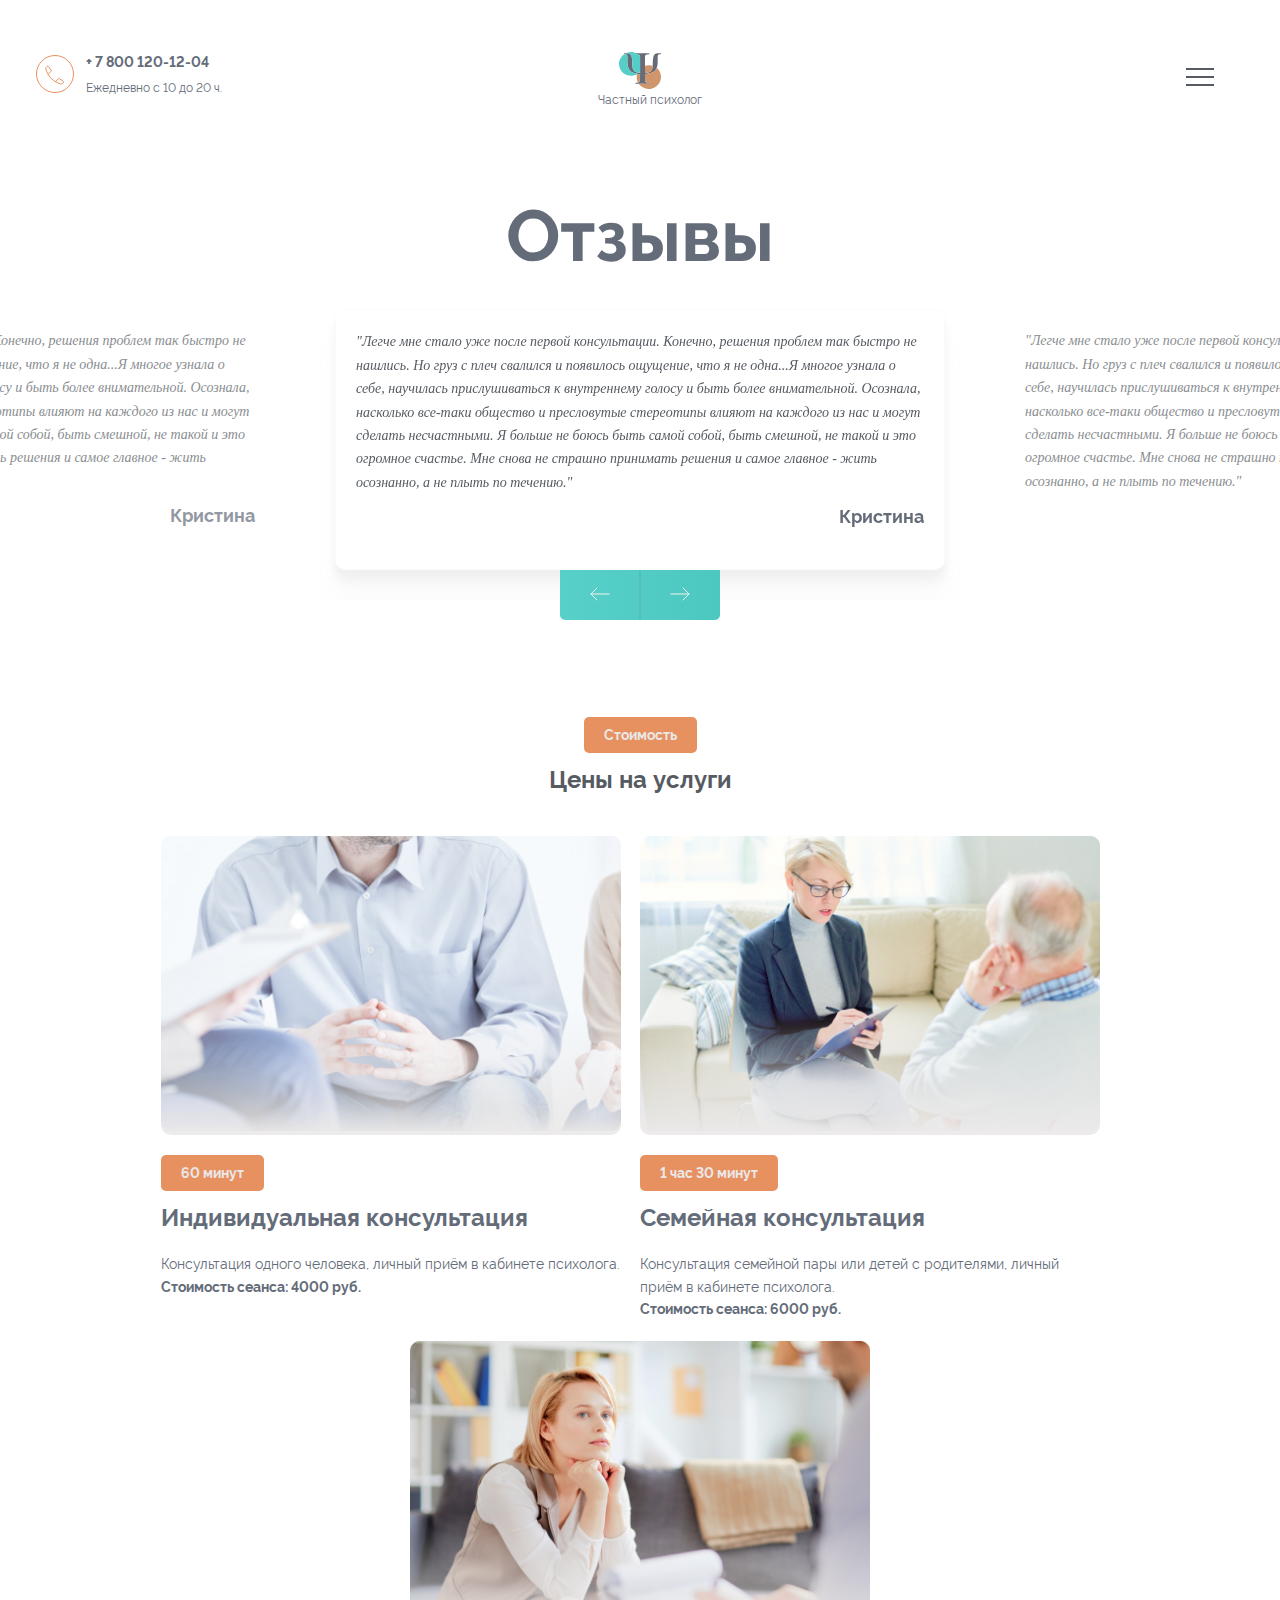
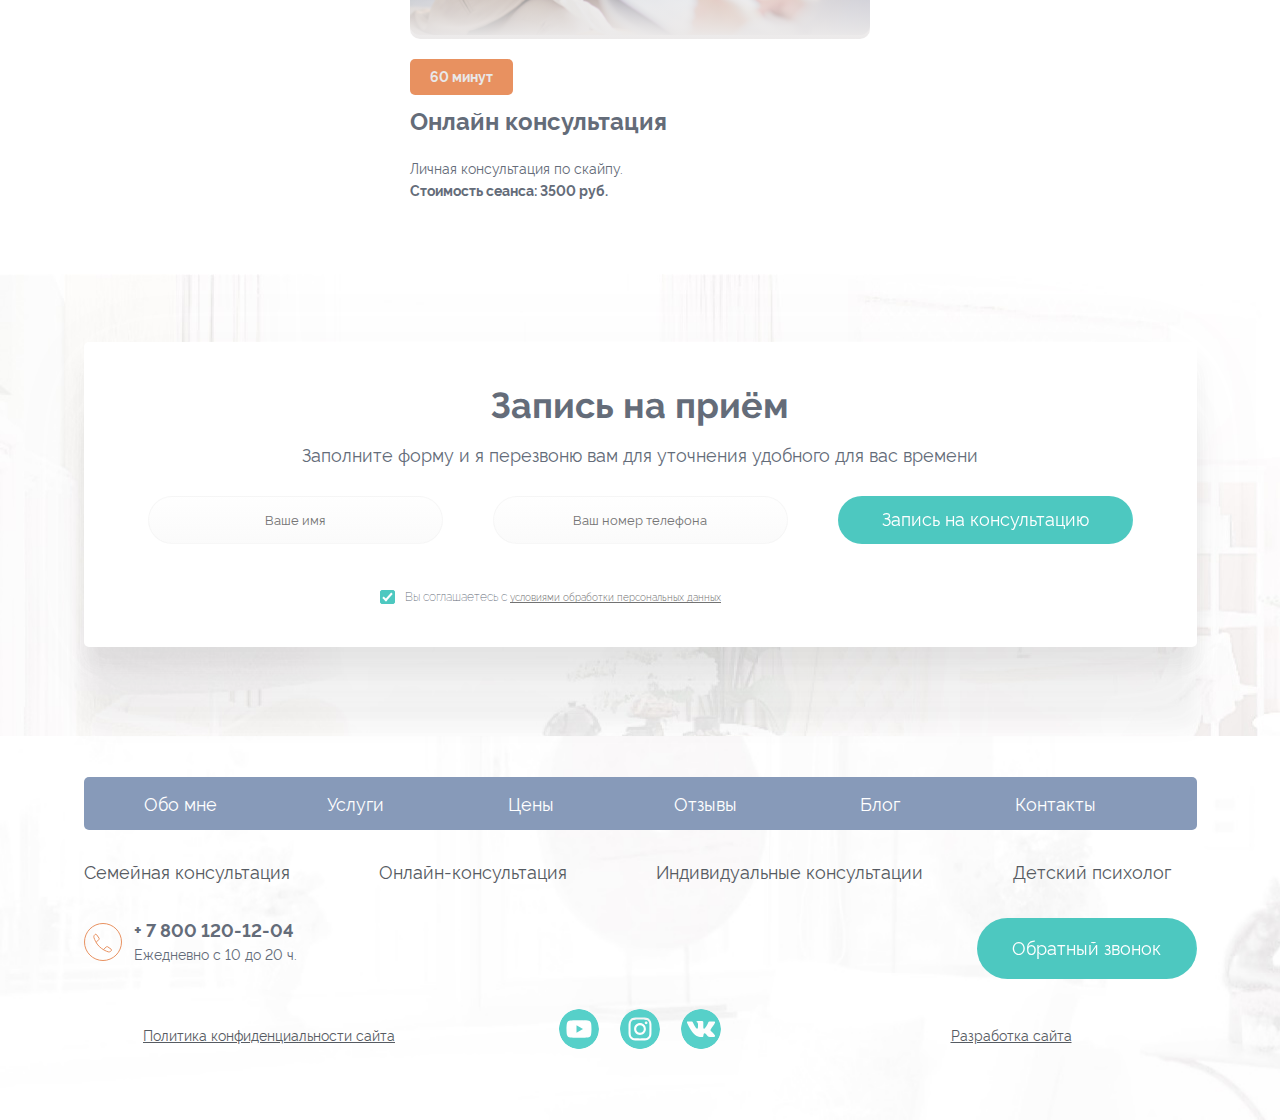
<file: reviews.html>
<!DOCTYPE html>
<html lang="ru">
  <head>
    <meta charset="UTF-8">
    <title>Отзывы</title>
    <meta name="description" content="">
    <meta name="keywords" content="">
    <meta name="viewport" content="width=device-width, initial-scale=1.0">
    <meta http-equiv="X-UA-Compatible" content="ie=edge">
    <link rel="stylesheet" href="./wp-content/themes/twentytwenty-child/css/main.min.css">
    <link rel="stylesheet" href="./wp-content/themes/twentytwenty-child/fonts/fonts.css">
    <link rel="stylesheet" href="./wp-content/themes/twentytwenty-child/css/swiper-bundle.min.css">
    <link rel="icon" href="#!" type="image/x-icon">
    <link rel="shortcut icon" href="wp-content/themes/twentytwenty-child/img/favicon.ico" type="image/x-icon">
    <link rel="apple-touch-icon" href="#!">
  </head>
  <body>
    <header class="header">
      <!-- LOGO-->
      <div class="logo"><a href="index.html"><img src="wp-content/themes/twentytwenty-child/img/icons/logo.svg" alt="logo">
          <p>Частный психолог</p></a></div>
      <!---->
      <div class="header__top">
        <div class="contacts contacts-mn"><a href="tel:+78001201204">+ 7 800 120-12-04</a>
          <p> Ежедневно с 10 до 20 ч.</p>
        </div>
        <div class="adress__mn addres"><a href="contacts.html#map">пр. Ленина, д.45, оф. 15</a>
          <p>Москва, м. Московская</p>
        </div>
        <ul class="social">
          <li><a href="#" target="_blank"><img src="wp-content/themes/twentytwenty-child/img/icons/youtube.svg" alt="youtube"></a></li>
          <li><a href="#" target="_blank"><img src="wp-content/themes/twentytwenty-child/img/icons/instagram.svg" alt="instagram"></a></li>
          <li><a href="#" target="_blank"><img src="wp-content/themes/twentytwenty-child/img/icons/vk.svg" alt="vk"></a></li>
        </ul>
        <button class="btn show-modal-1 btn-mn" data-toggle="modal-1">Обратный звонок </button>
      </div>
      <!-- hamburger HEADER-->
      <div class="hamburger-menu hamburger">
        <input id="menu__toggle" type="checkbox">
        <label class="menu__btn" for="menu__toggle"><span></span></label>
        <div class="menu__box header__menu hamburger__menu-box">
          <!-- HEADER MENU LIST-->
          <ul class="menu__list hamburger__menu-list">
            <li><a href="about-me.html">Обо мне</a></li>
            <li><a href="services.html">Услуги</a></li>
            <li><a href="price.html">Цены</a></li>
            <li><a href="reviews.html">Отзывы</a></li>
            <li><a href="blog.html">Блог</a></li>
            <li><a href="contacts.html">Контакты</a></li>
            <!---->
          </ul>
          <!-- ADDRESS hamburger-->
          <div class="hamburger__addres addres"><a href="contacts.html#map">пр. Ленина, д.45, оф. 15</a>
            <p>Москва, м. Московская</p>
          </div>
          <!-- CONTACTS hamburger-->
          <div class="contacts hamburger__contacts"><a href="tel:+78001201204">+ 7 800 120-12-04</a>
            <p> Ежедневно с 10 до 20 ч.</p>
          </div>
          <!-- Button to open the modal window in the hamburger menu-->
          <button class="btn show-modal-1" data-toggle="modal-1">Обратный звонок </button>
          <ul class="social">
            <li><a href="#" target="_blank"><img src="wp-content/themes/twentytwenty-child/img/icons/youtube.svg" alt="youtube"></a></li>
            <li><a href="#" target="_blank"><img src="wp-content/themes/twentytwenty-child/img/icons/instagram.svg" alt="instagram"></a></li>
            <li><a href="#" target="_blank"><img src="wp-content/themes/twentytwenty-child/img/icons/vk.svg" alt="vk"></a></li>
          </ul>
        </div>
      </div>
    </header>
    <section class="section__pricel pt">
      <div class="container">
        <h1 class="title">Отзывы</h1>
      </div>
    </section>
    <section class="sectionSix">
      <div class="reviews-slider swiper-container">
        <div class="swiper-wrapper reviews__swiper-wrapper">
          <div class="swiper-slide swiper__bg">
            <div class="slider__contants">
              <p> <i>
                  "Легче мне стало уже после первой консультации. Конечно, решения проблем так быстро не нашлись. Но груз с плеч свалился и появилось ощущение, что я не одна...Я многое узнала о себе, научилась прислушиваться к внутреннему голосу и быть более внимательной. Осознала, насколько все-таки общество и пресловутые стереотипы влияют на каждого из нас и могут сделать несчастными. Я больше не боюсь быть самой собой, быть смешной, не такой и это огромное счастье. Мне снова не страшно принимать решения и самое главное - жить осознанно, а не плыть по течению."</i></p>
              <h4>Кристина</h4>
            </div>
          </div>
          <div class="swiper-slide swiper__bg">
            <div class="slider__contants">
              <p> <i>
                  "Легче мне стало уже после первой консультации. Конечно, решения проблем так быстро не нашлись. Но груз с плеч свалился и появилось ощущение, что я не одна...Я многое узнала о себе, научилась прислушиваться к внутреннему голосу и быть более внимательной. Осознала, насколько все-таки общество и пресловутые стереотипы влияют на каждого из нас и могут сделать несчастными. Я больше не боюсь быть самой собой, быть смешной, не такой и это огромное счастье. Мне снова не страшно принимать решения и самое главное - жить осознанно, а не плыть по течению."</i></p>
              <h4>Кристина</h4>
            </div>
          </div>
          <div class="swiper-slide swiper__bg">
            <div class="slider__contants">
              <p> <i>
                  "Легче мне стало уже после первой консультации. Конечно, решения проблем так быстро не нашлись. Но груз с плеч свалился и появилось ощущение, что я не одна...Я многое узнала о себе, научилась прислушиваться к внутреннему голосу и быть более внимательной. Осознала, насколько все-таки общество и пресловутые стереотипы влияют на каждого из нас и могут сделать несчастными. Я больше не боюсь быть самой собой, быть смешной, не такой и это огромное счастье. Мне снова не страшно принимать решения и самое главное - жить осознанно, а не плыть по течению."</i></p>
              <h4>Кристина</h4>
            </div>
          </div>
        </div>
      </div>
      <div class="arow">
        <div class="swiper-buton swiper-buton-right"></div>
        <div class="swiper-buton swiper-buton-left"></div>
      </div>
    </section>
    <!-- Types of consultations-->
    <section class="sectionSeven">
      <div class="container">
        <div class="text-bgc">
          <p>Стоимость</p>
        </div>
        <h2>Цены на услуги</h2>
        <div class="prices__block">
          <div class="prices__content">
            <div class="picture"><img src="wp-content/themes/twentytwenty-child/img/imgFive.jpg" alt="Мужчина"></div>
            <div class="text-bgc">
              <p>60 минут</p>
            </div>
            <h3>Индивидуальная консультация</h3>
            <p>Консультация одного человека, личный приём в кабинете психолога.<strong>Стоимость сеанса: 4000 руб.</strong></p>
          </div>
          <div class="prices__content">
            <div class="picture"><img src="wp-content/themes/twentytwenty-child/img/adventigeFour.jpg" alt="Консультация"></div>
            <div class="text-bgc">
              <p>1 час 30 минут</p>
            </div>
            <h3>Семейная консультация</h3>
            <p>Консультация семейной пары или детей с родителями, личный приём в кабинете психолога.<strong>Стоимость сеанса: 6000 руб.</strong></p>
          </div>
          <div class="prices__content">
            <div class="picture"><img src="wp-content/themes/twentytwenty-child/img/adventigeTwo.jpg" alt="Девушка"></div>
            <div class="text-bgc">
              <p>60 минут</p>
            </div>
            <h3>Онлайн консультация</h3>
            <p>Личная консультация по скайпу. <strong>Стоимость сеанса: 3500 руб.</strong></p>
          </div>
        </div>
      </div>
    </section>
    <!-- FORM-->
    <section class="sectionEight">
      <div class="container">
        <div class="form-box">
          <form class="form">
            <h5 class="form__title">Запись на приём</h5>
            <p>Заполните форму и я перезвоню вам для уточнения удобного для вас времени</p>
            <div class="box-input">
              <input class="_req" type="text" name="user-name" placeholder="Ваше имя" required="required">
              <input class="_req phone-input" type="text" name="user-phone" placeholder="Ваш номер телефона" required="required">
              <button class="btn-send">Запись на консультацию</button>
            </div>
            <div class="form__policy">
              <input class="_req" id="form2" type="checkbox" checked="">
              <label for="form2">Вы соглашаетесь с <a href="#!" target="_blank">условиями обработки персональных данных</a></label>
            </div>
          </form>
        </div>
      </div>
    </section>
    <!-- END FORM-->
    <!-- FOOTER-->
    <footer class="footer">
      <div class="container">
        <ul class="menu__list-footer">
          <li><a href="about-me.html">Обо мне</a></li>
          <li><a href="services.html">Услуги</a></li>
          <li><a href="price.html">Цены</a></li>
          <li><a href="reviews.html">Отзывы</a></li>
          <li><a href="blog.html">Блог</a></li>
          <li><a href="contacts.html">Контакты</a></li>
        </ul>
        <div class="footer__top-content">
          <ul class="footer__menu-list">
            <li><a href="family-psych.html">Семейная консультация</a></li>
            <li><a href="online-consul.html">Онлайн-консультация</a></li>
            <li><a href="indiv-consul.html">Индивидуальные консультации</a></li>
            <li><a href="child-psych.html">Детский психолог</a></li>
          </ul>
          <div class="contacts"><a href="tel:+78001201204">+ 7 800 120-12-04</a>
            <p> Ежедневно с 10 до 20 ч.</p>
          </div>
          <button class="btn show-modal-1" data-toggle="modal-1">Обратный звонок </button>
        </div>
        <div class="footer-footer">
          <ul class="social">
            <li><a href="#" target="_blank"><img src="wp-content/themes/twentytwenty-child/img/icons/youtube.svg" alt="youtube"></a></li>
            <li><a href="#" target="_blank"><img src="wp-content/themes/twentytwenty-child/img/icons/instagram.svg" alt="instagram"></a></li>
            <li><a href="#" target="_blank"><img src="wp-content/themes/twentytwenty-child/img/icons/vk.svg" alt="vk"></a></li>
          </ul>
          <p><a href="" target="_blank">Политика конфиденциальности сайта</a></p>
          <p><a href="" target="_blank">Разработка сайта</a></p>
        </div>
      </div>
    </footer>
    <!-- END FOOTER-->
    <script src="./wp-content/themes/twentytwenty-child/js/swiper-bundle.min.js"></script>
    <script src="./wp-content/themes/twentytwenty-child/js/fslightbox.js"></script>
    <script src="./wp-content/themes/twentytwenty-child/js/main.js"></script>
  </body>
</html>
</file>
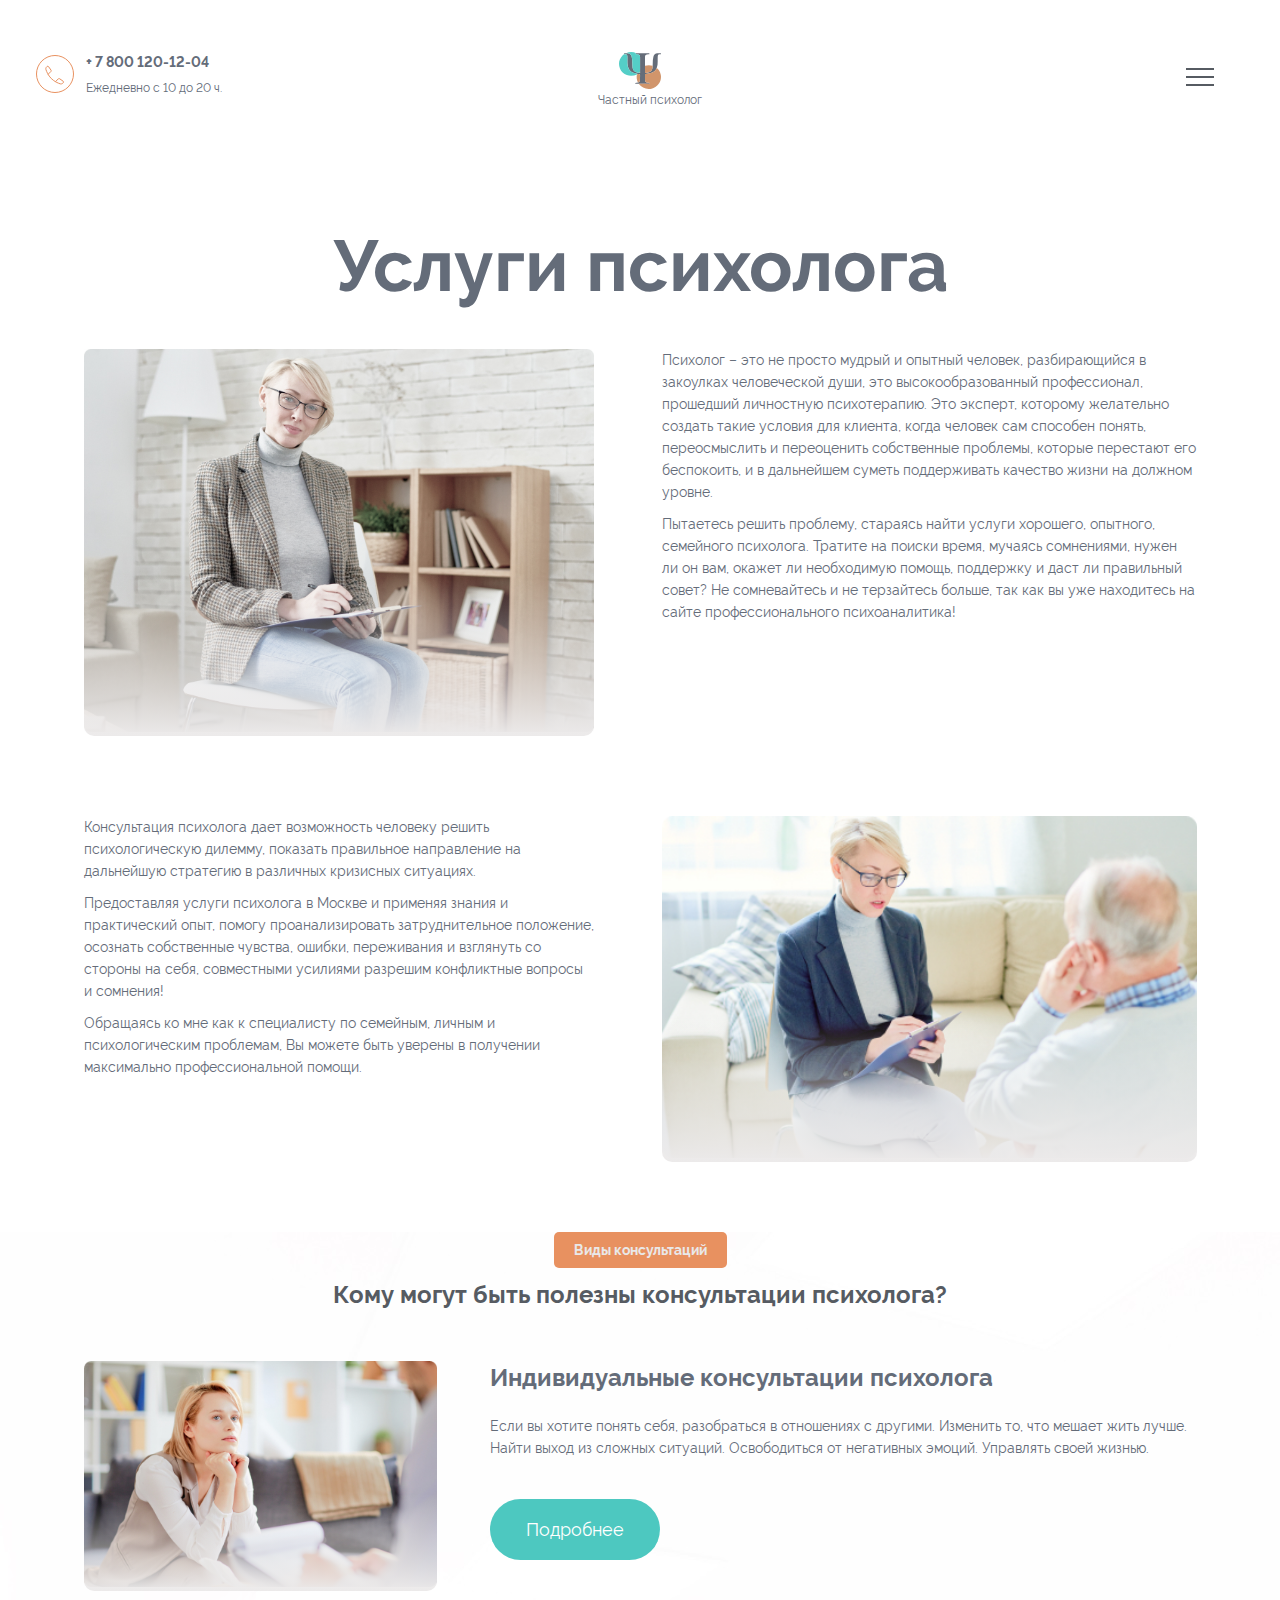
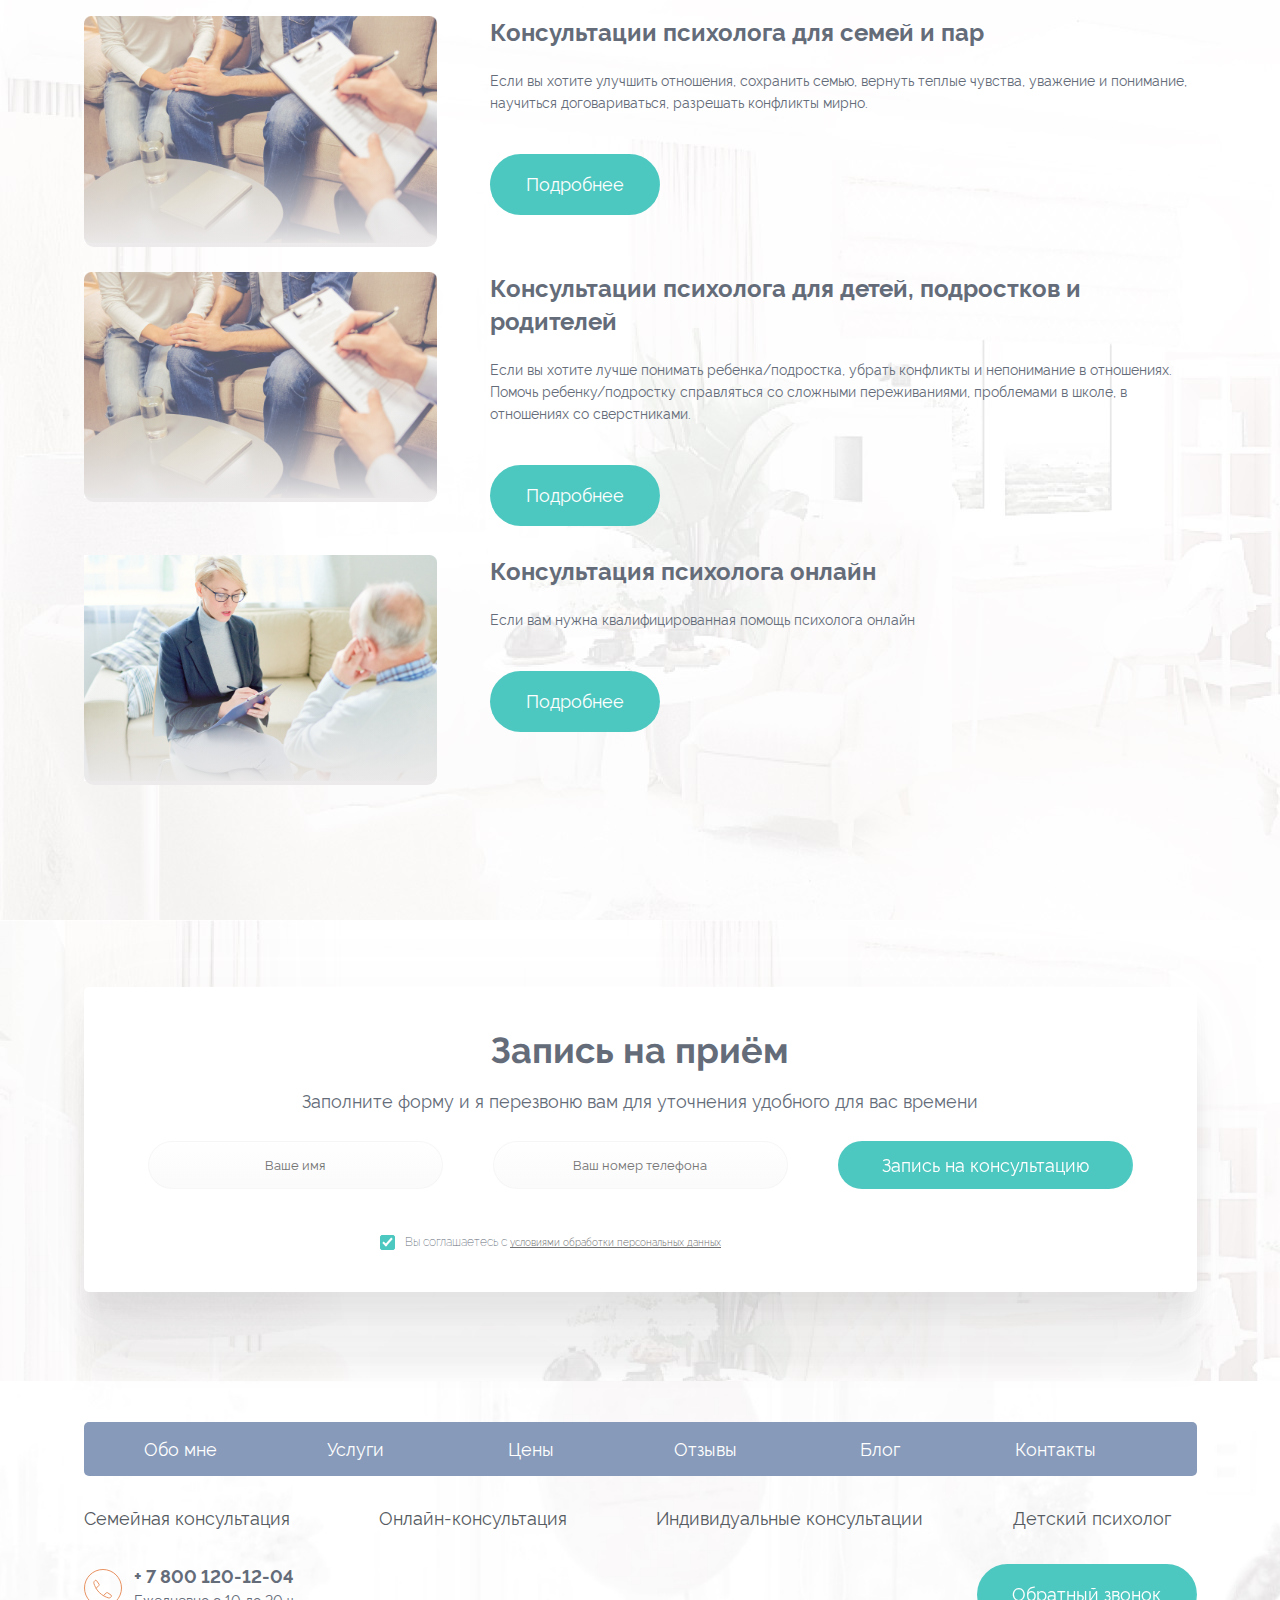
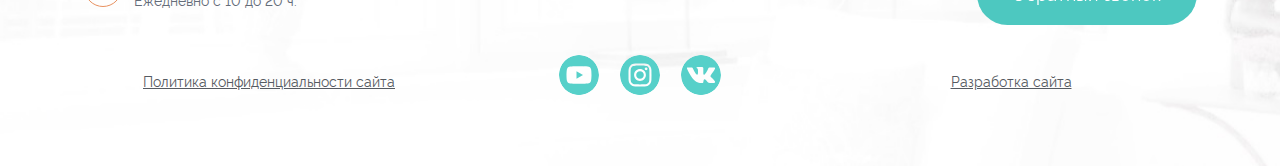
<file: services.html>
<!DOCTYPE html>
<html lang="ru">
  <head>
    <meta charset="UTF-8">
    <title>Услуги</title>
    <meta name="description" content="">
    <meta name="keywords" content="">
    <meta name="viewport" content="width=device-width, initial-scale=1.0">
    <meta http-equiv="X-UA-Compatible" content="ie=edge">
    <link rel="stylesheet" href="./wp-content/themes/twentytwenty-child/css/main.min.css">
    <link rel="stylesheet" href="./wp-content/themes/twentytwenty-child/fonts/fonts.css">
    <link rel="stylesheet" href="./wp-content/themes/twentytwenty-child/css/swiper-bundle.min.css">
    <link rel="icon" href="#!" type="image/x-icon">
    <link rel="shortcut icon" href="wp-content/themes/twentytwenty-child/img/favicon.ico" type="image/x-icon">
    <link rel="apple-touch-icon" href="#!">
  </head>
  <body>
    <header class="header">
      <!-- LOGO-->
      <div class="logo"><a href="index.html"><img src="wp-content/themes/twentytwenty-child/img/icons/logo.svg" alt="logo">
          <p>Частный психолог</p></a></div>
      <!---->
      <div class="header__top">
        <div class="contacts contacts-mn"><a href="tel:+78001201204">+ 7 800 120-12-04</a>
          <p> Ежедневно с 10 до 20 ч.</p>
        </div>
        <div class="adress__mn addres"><a href="contacts.html#map">пр. Ленина, д.45, оф. 15</a>
          <p>Москва, м. Московская</p>
        </div>
        <ul class="social">
          <li><a href="#" target="_blank"><img src="wp-content/themes/twentytwenty-child/img/icons/youtube.svg" alt="youtube"></a></li>
          <li><a href="#" target="_blank"><img src="wp-content/themes/twentytwenty-child/img/icons/instagram.svg" alt="instagram"></a></li>
          <li><a href="#" target="_blank"><img src="wp-content/themes/twentytwenty-child/img/icons/vk.svg" alt="vk"></a></li>
        </ul>
        <button class="btn show-modal-1 btn-mn" data-toggle="modal-1">Обратный звонок </button>
      </div>
      <!-- hamburger HEADER-->
      <div class="hamburger-menu hamburger">
        <input id="menu__toggle" type="checkbox">
        <label class="menu__btn" for="menu__toggle"><span></span></label>
        <div class="menu__box header__menu hamburger__menu-box">
          <!-- HEADER MENU LIST-->
          <ul class="menu__list hamburger__menu-list">
            <li><a href="about-me.html">Обо мне</a></li>
            <li><a href="services.html">Услуги</a></li>
            <li><a href="price.html">Цены</a></li>
            <li><a href="reviews.html">Отзывы</a></li>
            <li><a href="blog.html">Блог</a></li>
            <li><a href="contacts.html">Контакты</a></li>
            <!---->
          </ul>
          <!-- ADDRESS hamburger-->
          <div class="hamburger__addres addres"><a href="contacts.html#map">пр. Ленина, д.45, оф. 15</a>
            <p>Москва, м. Московская</p>
          </div>
          <!-- CONTACTS hamburger-->
          <div class="contacts hamburger__contacts"><a href="tel:+78001201204">+ 7 800 120-12-04</a>
            <p> Ежедневно с 10 до 20 ч.</p>
          </div>
          <!-- Button to open the modal window in the hamburger menu-->
          <button class="btn show-modal-1" data-toggle="modal-1">Обратный звонок </button>
          <ul class="social">
            <li><a href="#" target="_blank"><img src="wp-content/themes/twentytwenty-child/img/icons/youtube.svg" alt="youtube"></a></li>
            <li><a href="#" target="_blank"><img src="wp-content/themes/twentytwenty-child/img/icons/instagram.svg" alt="instagram"></a></li>
            <li><a href="#" target="_blank"><img src="wp-content/themes/twentytwenty-child/img/icons/vk.svg" alt="vk"></a></li>
          </ul>
        </div>
      </div>
    </header>
    <!-- Услуги психолога-->
    <section class="aboutMe pt">
      <div class="container">
        <h1 class="title">Услуги психолога</h1>
        <div class="about">
          <div class="about__content">
            <p>Психолог – это не просто мудрый и опытный человек, разбирающийся в закоулках человеческой души, это высокообразованный профессионал, прошедший личностную психотерапию. Это эксперт, которому желательно создать такие условия для клиента, когда человек сам способен понять, переосмыслить и переоценить собственные проблемы, которые перестают его беспокоить, и в дальнейшем суметь поддерживать качество жизни на должном уровне.</p>
            <p>Пытаетесь решить проблему, стараясь найти услуги хорошего, опытного, семейного психолога. Тратите на поиски время, мучаясь сомнениями, нужен ли он вам, окажет ли необходимую помощь, поддержку и даст ли правильный совет? Не сомневайтесь и не терзайтесь больше, так как вы уже находитесь на сайте профессионального психоаналитика!</p>
          </div>
          <div class="picture"><img src="wp-content/themes/twentytwenty-child/img/female.jpg" alt="Евгения Иванова"></div>
        </div>
        <div class="about aboutMe-about">
          <div class="about__content">
            <p>Консультация психолога дает возможность человеку решить психологическую дилемму, показать правильное направление на дальнейшую стратегию в различных кризисных ситуациях.</p>
            <p>Предоставляя услуги психолога в Москве и применяя знания и практический опыт, помогу проанализировать затруднительное положение, осознать собственные чувства, ошибки, переживания и взглянуть со стороны на себя, совместными усилиями разрешим конфликтные вопросы и сомнения!</p>
            <p>Обращаясь ко мне как к специалисту по семейным, личным и психологическим проблемам, Вы можете быть уверены в получении максимально профессиональной помощи. </p>
          </div>
          <div class="pictures picture"><img src="wp-content/themes/twentytwenty-child/img/adventigeFour.jpg" alt="Консультация"></div>
        </div>
      </div>
    </section>
    <!-- END Услуги психолога-->
    <!-- Types of consultations-->
    <section class="sectionFive sect">
      <div class="container">
        <div class="text-bgc">
          <p>Виды консультаций</p>
        </div>
        <h2>Кому могут быть полезны консультации психолога?</h2>
        <div class="advantage">
          <div class="adventige">
            <div class="picture"><img src="wp-content/themes/twentytwenty-child/img/adventigeTwo.jpg" alt="Девушка"></div>
            <div class="adventige__text">
              <h3>Индивидуальные консультации психолога</h3>
              <p>Если вы хотите понять себя, разобраться в отношениях с другими. Изменить то, что мешает жить лучше. Найти выход из сложных ситуаций. Освободиться от негативных эмоций. Управлять своей жизнью.</p><a href="indiv-consul.html"> <span>Подробнее</span></a>
            </div>
          </div>
          <div class="adventige">
            <div class="picture"><img src="wp-content/themes/twentytwenty-child/img/adventigeTree.jpg" alt="Пара"></div>
            <div class="adventige__text">
              <h3>Консультации психолога для семей и пар</h3>
              <p>Если вы хотите улучшить отношения, сохранить семью, вернуть теплые чувства, уважение и понимание, научиться договариваться, разрешать конфликты мирно.</p><a href="family-psych.html"><span>Подробнее</span></a>
            </div>
          </div>
          <div class="adventige">
            <div class="picture"><img src="wp-content/themes/twentytwenty-child/img/adventigeTree.jpg" alt="Пара"></div>
            <div class="adventige__text">
              <h3>Консультации психолога для детей, подростков и родителей</h3>
              <p>Если вы хотите лучше понимать ребенка/подростка, убрать конфликты и непонимание в отношениях. Помочь ребенку/подростку справляться со сложными переживаниями, проблемами в школе, в отношениях со сверстниками.</p><a href="child-psych.html"><span>Подробнее</span></a>
            </div>
          </div>
          <div class="adventige">
            <div class="picture"><img src="wp-content/themes/twentytwenty-child/img/adventigeFour.jpg" alt="Консультация"></div>
            <div class="adventige__text">
              <h3>Консультация психолога онлайн</h3>
              <p>Если вам нужна квалифицированная помощь психолога онлайн</p><a href="online-consul.html"><span>Подробнее</span></a>
            </div>
          </div>
        </div>
      </div>
    </section>
    <!-- FORM-->
    <section class="sectionEight">
      <div class="container">
        <div class="form-box">
          <form class="form">
            <h5 class="form__title">Запись на приём</h5>
            <p>Заполните форму и я перезвоню вам для уточнения удобного для вас времени</p>
            <div class="box-input">
              <input class="_req" type="text" name="user-name" placeholder="Ваше имя" required="required">
              <input class="_req phone-input" type="text" name="user-phone" placeholder="Ваш номер телефона" required="required">
              <button class="btn-send">Запись на консультацию</button>
            </div>
            <div class="form__policy">
              <input class="_req" id="form2" type="checkbox" checked="">
              <label for="form2">Вы соглашаетесь с <a href="#!" target="_blank">условиями обработки персональных данных</a></label>
            </div>
          </form>
        </div>
      </div>
    </section>
    <!-- END FORM-->
    <!-- FOOTER-->
    <footer class="footer">
      <div class="container">
        <ul class="menu__list-footer">
          <li><a href="about-me.html">Обо мне</a></li>
          <li><a href="services.html">Услуги</a></li>
          <li><a href="price.html">Цены</a></li>
          <li><a href="reviews.html">Отзывы</a></li>
          <li><a href="blog.html">Блог</a></li>
          <li><a href="contacts.html">Контакты</a></li>
        </ul>
        <div class="footer__top-content">
          <ul class="footer__menu-list">
            <li><a href="family-psych.html">Семейная консультация</a></li>
            <li><a href="online-consul.html">Онлайн-консультация</a></li>
            <li><a href="indiv-consul.html">Индивидуальные консультации</a></li>
            <li><a href="child-psych.html">Детский психолог</a></li>
          </ul>
          <div class="contacts"><a href="tel:+78001201204">+ 7 800 120-12-04</a>
            <p> Ежедневно с 10 до 20 ч.</p>
          </div>
          <button class="btn show-modal-1" data-toggle="modal-1">Обратный звонок </button>
        </div>
        <div class="footer-footer">
          <ul class="social">
            <li><a href="#" target="_blank"><img src="wp-content/themes/twentytwenty-child/img/icons/youtube.svg" alt="youtube"></a></li>
            <li><a href="#" target="_blank"><img src="wp-content/themes/twentytwenty-child/img/icons/instagram.svg" alt="instagram"></a></li>
            <li><a href="#" target="_blank"><img src="wp-content/themes/twentytwenty-child/img/icons/vk.svg" alt="vk"></a></li>
          </ul>
          <p><a href="" target="_blank">Политика конфиденциальности сайта</a></p>
          <p><a href="" target="_blank">Разработка сайта</a></p>
        </div>
      </div>
    </footer>
    <!-- END FOOTER-->
    <script src="./wp-content/themes/twentytwenty-child/js/swiper-bundle.min.js"></script>
    <script src="./wp-content/themes/twentytwenty-child/js/fslightbox.js"></script>
    <script src="./wp-content/themes/twentytwenty-child/js/main.js"></script>
  </body>
</html>
</file>
<file: wp-content/themes/twentytwenty-child/fonts/fonts.css>
/* FONTS */

/* @font-face {
  font-family: 'Century Gothic';
  src: url('../fonts/century-gothic/century-gothic.svg#CenturyGothic') format('svg'),
       url('../fonts/century-gothic/century-gothic.ttf') format('truetype'),
       url('../fonts/century-gothic/century-gothic.woff') format('woff'),
       url('../fonts/century-gothic/century-gothic.eot'),
       url('../fonts/century-gothic/century-gothic.eot?#iefix') format('embedded-opentype'),
       url('../fonts/century-gothic/century-gothic.woff2') format('woff2');
  font-weight: normal;
  font-style: normal;
} */

/***** ПОДКЛЮЧЕНИЕ ШРИФТОВ *****/

/************* Raleway ********************/
@font-face {
  font-family: "Raleway";
  src: local("Raleway"), local("Raleway-Regular"), url("../fonts/Raleway/Raleway-Regular.woff2") format("woff2"),
    url("../fonts/Raleway/Raleway-Regular.woff") format("woff");
  font-weight: normal;
  font-style: normal;
}
@font-face {
  font-family: "Raleway";
  src: local("Raleway ExtraBold"), local("Raleway-ExtraBold"),
    url("../fonts/Raleway/Raleway-ExtraBold.woff2") format("woff2"),
    url("../fonts/Raleway/Raleway-ExtraBold.woff") format("woff");
  font-weight: 800;
  font-style: normal;
}
@font-face {
  font-family: "Raleway";
  src: local("Raleway Light"), local("Raleway-Light"), url("../fonts/Raleway/Raleway-Light.woff2") format("woff2"),
    url("../fonts/Raleway/Raleway-Light.woff") format("woff");
  font-weight: 300;
  font-style: normal;
}
@font-face {
  font-family: "Raleway";
  src: local("Raleway Black"), local("Raleway-Black"), url("../fonts/Raleway/Raleway-Black.woff2") format("woff2"),
    url("../fonts/Raleway/Raleway-Black.woff") format("woff");
  font-weight: 900;
  font-style: normal;
}

@font-face {
  font-family: "Raleway";
  src: local("Raleway Medium"), local("Raleway-Medium"), url("../fonts/Raleway/Raleway-Medium.woff2") format("woff2"),
    url("../fonts/Raleway/Raleway-Medium.woff") format("woff");
  font-weight: 500;
  font-style: normal;
}

@font-face {
  font-family: "Raleway";
  src: local("Raleway ExtraLight"), local("Raleway-ExtraLight"),
    url("../fonts/Raleway/Raleway-ExtraLight.woff2") format("woff2"),
    url("../fonts/Raleway/Raleway-ExtraLight.woff") format("woff");
  font-weight: 200;
  font-style: normal;
}
@font-face {
  font-family: "Raleway";
  src: local("Raleway Thin"), local("Raleway-Thin"), url("../fonts/Raleway/Raleway-Thin.woff2") format("woff2"),
    url("../fonts/Raleway/Raleway-Thin.woff") format("woff");
  font-weight: 100;
  font-style: normal;
}
@font-face {
  font-family: "Raleway";
  src: local("Raleway SemiBold"), local("Raleway-SemiBold"),
    url("../fonts/Raleway/Raleway-SemiBold.woff2") format("woff2"),
    url("../fonts/Raleway/Raleway-SemiBold.woff") format("woff");
  font-weight: 600;
  font-style: normal;
}

@font-face {
  font-family: "Raleway";
  src: local("Raleway Bold"), local("Raleway-Bold"), url("../fonts/Raleway/Raleway-Bold.woff2") format("woff2"),
    url("../fonts/Raleway/Raleway-Bold.woff") format("woff");
  font-weight: bold;
  font-style: normal;
}
@font-face {
  font-family: "Raleway";
  src: local("Raleway Italic"), local("Raleway-Italic"), url("../fonts/Raleway/Raleway-Italic.woff2") format("woff2"),
    url("../fonts/Raleway/Raleway-Italic.woff") format("woff");
  font-weight: normal;
  font-style: italic;
}
/**********************/
</file>
<file: wp-content/themes/twentytwenty-child/css/main.min.css>
@charset "UTF-8";*,:after,:before{-webkit-box-sizing:border-box;box-sizing:border-box}img{max-width:100%;height:auto}.video{position:relative;padding-bottom:56.25%;height:0;overflow:hidden}.video embed,.video iframe,.video object{position:absolute;top:0;left:0;width:100%;height:100%}button,input[type=submit]{cursor:pointer}hr{display:block;height:.1em;border:0;border-top:.1em solid #ccc;margin:1em 0;padding:0}textarea{resize:vertical}.old-ie-warning{margin:.5em;padding:2em 1em;background-color:#ed1f46;color:#fff}.old-ie-warning .browser-upgrade{display:inline}.old-ie-warning .browser-upgrade__link{color:#fff;font-weight:800;-webkit-transition:all .5s ease-out;transition:all .5s ease-out}.old-ie-warning .browser-upgrade__link:hover{color:#2e2f94}h1,h2,h3,h4,h5,h6,p{margin:0}table{border-collapse:collapse;border-spacing:0}a{text-decoration:none}body,html,ul{margin:0;padding:0}ul{list-style:none}body,html{height:100%;background-color:#fff;font-weight:400;font-style:normal;text-rendering:optimizelegibility;-webkit-text-size-adjust:none;-ms-text-size-adjust:none}html{font-size:62.5%;font-family:"Raleway",sans-serif}body{font-size:1.6rem}.container-fluid{display:-webkit-box;display:-ms-flexbox;display:flex;-webkit-box-orient:vertical;-webkit-box-direction:normal;-ms-flex-direction:column;flex-direction:column;height:100%}.container{width:100%;max-width:30rem;padding:0 1.5rem;margin:0 auto}.modal-first--open{opacity:1}.html-overflow{overflow-y:scroll}.fslightbox-open,.ns,.oh{width:100vw;height:100%;margin:0;padding-right:17px;overflow:hidden}.fslightbox-open .header__fix,.fslightbox-open .logo,.ns .header__fix,.ns .logo,.oh .header__fix,.oh .logo{padding-right:17px}.alignright{float:right;margin:.5em 0 .5em 1em}.alignleft{float:left;margin:.5em 1em .5em 0}.aligncenter{display:block;margin-left:auto;margin-right:auto}.alignnone{height:auto;max-width:100%}.head::after,.header__fix{position:absolute}.header{width:100%;max-width:175.5rem;z-index:3;overflow:hidden}.header .social{display:none}.header__top{width:10%;padding:1.43rem 0 0;z-index:0;position:relative}.contacts-mn{margin-left:2rem}.contacts-mn a,.contacts-mn p{visibility:hidden;padding:0;line-height:0;margin:0}a,h1,h3,h4,h5,h6,input,label{color:#646c79;-webkit-font-feature-settings:"pnum" on,"lnum" on;font-feature-settings:"pnum" on,"lnum" on}li,p{color:#646c79}a,button,h1,h2,h3,h4,h5,h6,input,label,li,p{font-family:"Raleway",sans-serif;font-style:normal}a,input,label{border:0;outline:0}h2{font-size:2.4rem;line-height:3.3rem;-webkit-font-feature-settings:"pnum" on,"lnum" on;font-feature-settings:"pnum" on,"lnum" on;color:#565b62}.title,h2,h4{font-weight:700}h4,i,li,p{font-size:1.4rem}h4{line-height:140%}.sub-title,.text,.text-bgc p,.title,li,p{-webkit-font-feature-settings:"pnum" on,"lnum" on;font-feature-settings:"pnum" on,"lnum" on}i,li,p{font-weight:400;line-height:2.2rem}i{font-family:"Raleway-Italic";font-style:italic;line-height:2.24rem;color:#565b62}.sub-title,.text,.text-bgc p,.title{text-align:center}.title{justify-self:center;-ms-flex-item-align:center;align-self:center;font-size:3.6rem;line-height:4.3rem;color:#646c79}.sub-title,.text,.text-bgc p{font-size:1.8rem;line-height:2.5rem;color:#828282}.text-bgc{margin-bottom:1rem}.text-bgc p{background:#e89160;font-weight:700;font-size:1.4rem;line-height:1.6rem;color:#e9e8e9;-webkit-box-flex:0;-ms-flex:none;flex:none;-webkit-box-ordinal-group:1;-ms-flex-order:0;order:0;-ms-flex-positive:0;flex-grow:0;border-radius:.5rem;display:inline-block;padding:1rem 2rem;-ms-flex-item-align:baseline;align-self:baseline}.head,.head__box{width:100%;height:auto}.head{background:url(../img/psychologist-s.jpg);background-repeat:no-repeat;background-size:cover;background-position:center;position:relative;padding-bottom:3rem;z-index:0}.head::after{content:"";display:block;width:100%;height:100%;top:0;left:0;background:0 0;background:radial-gradient(86.37% 86.37% at 49.74% 13.63%,#f5f5f5 0%,rgba(225,225,225,0) 100%);z-index:0}.head__box{display:-webkit-box;display:-ms-flexbox;display:flex;-webkit-box-orient:vertical;-webkit-box-direction:normal;-ms-flex-direction:column;flex-direction:column;-webkit-box-pack:center;-ms-flex-pack:center;justify-content:center;-ms-flex-line-pack:center;align-content:center;padding-top:8rem}.head .title{margin-top:5rem;margin-bottom:2rem}.head .sub-title,.head .text-bgc{justify-self:center;-ms-flex-item-align:center;align-self:center}.head .sub-title{font-weight:600;padding:0 .5rem;max-width:63.3rem;margin-bottom:2rem}.head .text-bgc{width:28.5rem;display:-webkit-box;display:-ms-flexbox;display:flex;-ms-flex-wrap:wrap;flex-wrap:wrap;-webkit-box-pack:center;-ms-flex-pack:center;justify-content:center;-ms-flex-line-pack:center;align-content:center;margin-bottom:3.3rem}.head .text-bgc p{margin:1rem 0}.head .form-box{margin-top:3rem;position:relative}.form-box{position:relative;margin:0 auto;max-width:144.3rem;height:auto;background:#fff;text-align:center;-webkit-box-shadow:0 8rem 2rem rgba(128,128,128,.07),0 2.1rem 2.3rem rgba(128,128,128,.0503198),0 2.2rem 1.7rem rgba(128,128,128,.0417275),0 1.2rem 10rem rgba(128,128,128,.035),0 6rem 5rem rgba(128,128,128,.0282725),0 2rem 2rem rgba(128,128,128,.0196802);box-shadow:0 8rem 2rem rgba(128,128,128,.07),0 2.1rem 2.3rem rgba(128,128,128,.0503198),0 2.2rem 1.7rem rgba(128,128,128,.0417275),0 1.2rem 10rem rgba(128,128,128,.035),0 6rem 5rem rgba(128,128,128,.0282725),0 2rem 2rem rgba(128,128,128,.0196802);border-radius:5px;z-index:1;padding:3rem 1rem}.form-box,.form-box .form{width:100%}.form-box .form p,.form-box .form__title{-webkit-font-feature-settings:"pnum" on,"lnum" on;font-feature-settings:"pnum" on,"lnum" on}.form-box .form__title{margin-bottom:1rem;font-weight:700;font-size:2.4rem;line-height:120%}.form-box .form p{font-weight:400;font-size:1.4rem;line-height:160%;text-align:center}.form-box .form .box-input button,.form-box .form .box-input input{width:100%;height:4.8rem;margin-bottom:1.5rem}.form-box .form .box-input input{background:-webkit-gradient(linear,left top,left bottom,color-stop(-9.84%,rgba(255,255,255,.3)),to(rgba(240,240,240,.3)));background:linear-gradient(180deg,rgba(255,255,255,.3) -9.84%,rgba(240,240,240,.3) 100%);border:1px solid rgba(242,242,242,.6);-webkit-box-sizing:border-box;box-sizing:border-box;border-radius:100px;text-align:center;padding:0 1rem}.head__form,.sub-title,.text,.text-bgc,.title{z-index:1}.section__one{margin-top:4rem}.about p,.sectionFour p,.section__one .text-bgc{margin-bottom:1rem}.about{padding:4rem 0}.about .picture{margin-top:2rem;-ms-flex-item-align:baseline;align-self:baseline}.about .about__content{width:100%;max-width:62rem}.about h2,.form-box .form p,.sectionFour h2,.sectionThree h2,.sectionTwo h2{margin-bottom:2rem}.about p:last-child,.sectionFive .adventige:last-child{margin-bottom:0}.sectionTwo{padding-top:4.7rem}.sectionTwo .education{min-width:0}.sectionTwo .education__boxs{margin-bottom:7rem}.sectionThree{width:100%;height:auto;position:relative;text-align:center;padding-bottom:5rem}.sectionThree .bg{background:url(../img/why-s.jpg);background-repeat:no-repeat;background-size:cover;background-position:center;border-radius:1rem;height:auto;padding:2.6rem 2rem 4.6rem}.sectionFour{padding-bottom:4.2rem}.sectionFive .picture img,.sectionFour .box__left{width:100%}.sectionFour .accordion{max-width:95.3rem}.sectionFour .btn{margin-top:2.5rem}.sect a,.sectionFive{text-align:center;position:relative}.sectionFive{width:100%;height:auto;background:url(../img/advantage-s.jpg);background-repeat:no-repeat;background-size:cover;background-position:center;padding-bottom:4.5rem}.sectionFive h2,.sectionFour .btn{margin-bottom:3rem}.sectionFive .advantage{display:-webkit-box;display:-ms-flexbox;display:flex;-ms-flex-wrap:wrap;flex-wrap:wrap;-webkit-box-pack:center;-ms-flex-pack:center;justify-content:center;-ms-flex-line-pack:center;align-content:center;text-align:left}.sectionFive .adventige,.sectionFive .picture{width:100%;margin-bottom:2.5rem}.sectionFive .picture{-ms-flex-item-align:baseline;align-self:baseline}.sectionFive .adventige__text{width:100%}.sectionFive .adventige__text h3,.sectionFive .adventige__text p{margin-bottom:2rem}.sect a{background:linear-gradient(269.95deg,#56d0c9 .05%,#4dc8c0 .97%);border-radius:6.25em;border:0;outline:0;overflow:hidden;padding:1.4rem 2.8rem;-ms-flex-item-align:baseline;align-self:baseline;display:inline-block;font-size:1.4rem;line-height:140%}.sect a:before{content:"";position:absolute;width:0;height:100%;right:0;bottom:0;opacity:0;-webkit-transition:all 1s;transition:all 1s;border-radius:6.25em}.sect a:focus:before,.sect a:hover:before{width:100%;left:0;opacity:1;background:#e89160;-webkit-transition:all .6s ease;transition:all .6s ease}.sect a span{position:relative;color:#fff;width:100%}.sectionSix{text-align:center;padding:4rem 2.5rem}.sectionSix .text-bgc,.sectionSix h2{margin-left:2rem;margin-right:2rem}.sectionSix .slider__contants{padding:2rem;display:-webkit-box;display:-ms-flexbox;display:flex;-webkit-box-orient:vertical;-webkit-box-direction:normal;-ms-flex-direction:column;flex-direction:column;-webkit-box-pack:justify;-ms-flex-pack:justify;justify-content:space-between;height:100%;text-align:left}.sectionSix .slider__contants h4{text-align:right}.sectionSix .slider__contants,.sectionSix .swiper-slide .swiper__bg{-ms-flex-item-align:stretch;align-self:stretch}.sectionSix .swiper__bg{background:#fff;-webkit-box-sizing:border-box;box-sizing:border-box;width:90%;border-radius:1rem;opacity:.7}.sectionSix .reviews__swiper-wrapper{margin:3rem 0;z-index:1}.sectionSix .swiper-slide-active{opacity:1;-ms-flex-item-align:stretch;align-self:stretch}.sectionSix .reviews-slider{border-radius:1rem;border:.1rem solid #fbfbfb;-webkit-box-shadow:0 1rem 1rem rgba(157,157,157,.07),0 3rem 2.4rem rgba(157,157,157,.0456112),0 1.25rem 1rem rgba(157,157,157,.035),0 .45rem .36rem rgba(157,157,157,.0243888);box-shadow:0 1rem 1rem rgba(157,157,157,.07),0 3rem 2.4rem rgba(157,157,157,.0456112),0 1.25rem 1rem rgba(157,157,157,.035),0 .45rem .36rem rgba(157,157,157,.0243888)}.sectionSix .swiper-buton-left,.sectionSix .swiper-buton-right{position:relative}.sectionSix .swiper-buton-left::after,.sectionSix .swiper-buton-right::after{content:"";position:absolute;width:2.4rem;height:2.4rem;top:0;bottom:0;margin:0 auto;left:0;right:0;-webkit-transform:translateY(50%);transform:translateY(50%);background-image:url(../img/icons/arrow-left.svg);background-position:center;background-repeat:no-repeat;background-size:cover}.sectionSix .swiper-buton-right::after{background-image:url(../img/icons/arrow-right.svg)}.sectionSix .arow,.sectionSix .swiper-buton{display:-webkit-box;display:-ms-flexbox;display:flex;-ms-flex-line-pack:center;align-content:center}.sectionSix .arow{margin:0 auto;background:linear-gradient(269.95deg,#4dc8c0 .05%,#56d0c9 99.97%);border-radius:0 0 .5rem .5rem;text-align:center;position:relative;width:10em;height:3.12em;-ms-flex-pack:distribute;justify-content:space-around}.sectionSix .arow::before,.sectionTwo .arow::before{content:"";position:absolute;border-left:.1rem solid rgba(113,113,126,.3);top:50%;left:50%;-webkit-transform:translate(-50%,-50%);transform:translate(-50%,-50%);height:99%}.sectionSix .swiper-buton{width:100%;height:100%;justify-self:center;-ms-flex-item-align:center;align-self:center;outline:0;-webkit-box-pack:center;-ms-flex-pack:center;justify-content:center;cursor:pointer}.sectionSeven{text-align:center;padding-bottom:4.2rem}.sectionSeven h2{margin-bottom:3rem}.sectionSeven .prices__block{width:100%;text-align:left}.sectionSeven .prices__content{margin:0 auto;width:100%;max-width:46rem;margin-bottom:2rem}.occasion li,.sectionNine .blog-slider .picture,.sectionNine .blog-slider h3,.sectionSeven .picture{margin-bottom:2rem}.sectionSeven h3{margin-bottom:1.9rem}.sectionSeven p{line-height:160%}.sectionSeven .text-bgc p{line-height:1.6rem}.sectionSeven strong{display:block}.sectionEight{width:100%;height:auto;background:url(../img/bg4-s.jpg);background-repeat:no-repeat;background-size:cover;background-position:center;position:relative;padding:2.4rem 0 2.8rem}.sectionEight .form-box{margin:0 auto}.sectionNine{text-align:center;padding-top:4rem}.galery-list a img,.sectionNine .cont{width:100%}.sectionNine h2{margin-bottom:4rem}.sectionNine a{margin-top:4rem}.sectionNine .blog-slider{padding:0 1.5rem;text-align:left}.sectionNine .blog-slider .picture{position:relative}.sectionNine .blog-slider .blog__btn{position:absolute;top:45%;left:0;bottom:0;right:0;z-index:1;margin:0 auto;display:inline;width:100%;text-align:center}.sectionNine .blog-slider a{top:0;color:#fff;position:relative;-webkit-transition:all 1s;transition:all 1s}.blog__section .blog__wrapper a span::after,.sectionNine .blog-slider a span::after{content:"";position:absolute;height:.1rem;width:0%;bottom:0;right:0;background-color:#fff;-webkit-transition:all .6s;transition:all .6s}.blog__section .blog__wrapper a:hover span::after,.sectionNine .blog-slider a:hover span::after{width:100%;left:0;opacity:1;-webkit-transition:width .4s ease-in-out;transition:width .4s ease-in-out}.sectionNine .blog-slider p{height:auto;-ms-flex-negative:1;flex-shrink:1}.sectionNine .swiper-slide-active,.sectionNine .swiper__blog{-ms-flex-item-align:stretch;align-self:stretch}.sectionNine .swiper__blog{display:-webkit-box;display:-ms-flexbox;display:flex;-webkit-box-orient:vertical;-webkit-box-direction:normal;-ms-flex-direction:column;flex-direction:column}.sectionNine .swiper__blog .text-bgc p{-webkit-box-flex:0;-ms-flex:0 auto;flex:0 auto}.sectionNine .swiper__blog p{-webkit-box-flex:1;-ms-flex:1 0 auto;flex:1 0 auto}.aboutMe{padding:3rem 0}.aboutMe__titles{margin-bottom:4.8rem}.aboutMe .about{padding:4rem 0}.aboutMe .aboutMe-about .about__content,.aboutMe .pictures{width:100%;max-width:62rem}.sectionFive-aboutMe{padding-top:4rem}.bg__family{background:url(../img/family1@1x-s.jpg);padding:11.1rem 0 6.4rem}.your-psychologist{padding-bottom:4rem}.aboutMe-family,.aboutMe-family .about{padding-top:0}.show-modal-3{margin:0 auto;padding:1.5rem 2.5rem}.bg__child{padding:4rem 0;background:url(../img/child1@1x-s.jpg)}.occasion{text-align:center;padding-bottom:4rem}.occasion h2{margin-bottom:3.5rem}.occasion__block{display:-webkit-box;display:-ms-flexbox;display:flex;-ms-flex-wrap:wrap;flex-wrap:wrap;-webkit-box-pack:start;-ms-flex-pack:start;justify-content:flex-start;text-align:left}.occasion__block li{background:url(../img/icons/spam.svg) no-repeat 0 -.2rem;background-size:3rem;padding:0 0 .5rem 4rem;width:100%}.occasion__box{-webkit-box-pack:justify;-ms-flex-pack:justify;justify-content:space-between}.occasion__box li{background:url(../img/icons/icon.svg) no-repeat 0 0;background-size:2.8rem;padding:0 0 .5rem 4rem;width:100%;max-width:65.6rem}.occasion__box li h3{margin-bottom:.6rem}.bg__onlineConsul{background:url(../img/onlain1@x1-s.jpg);padding:4rem 0}.bg__indivConsul{background:url(../img/individ1@1x-s.jpg);padding:4rem 0}.carosel{margin-top:8rem}.carosel__container{margin:0 auto;width:83%}.carosel h2{text-align:center;margin-bottom:6.4rem}.galery-list,.galery-list .img__overlay{display:-webkit-box;display:-ms-flexbox;display:flex;-webkit-box-pack:center;-ms-flex-pack:center;justify-content:center;-ms-flex-line-pack:center;align-content:center}.galery-list{width:100%;-ms-flex-wrap:wrap;flex-wrap:wrap}.galery-list a,.galery-list li{position:relative;overflow:hidden}.galery-list li{margin:0 auto;width:100%;margin-bottom:1rem;height:50%}.galery-list a{display:block;height:100%;cursor:-webkit-zoom-in;cursor:zoom-in}.galery-list .img__overlay,.galery-list .img__overlay img{position:absolute;-webkit-transition:all .3s linear;transition:all .3s linear;opacity:0}.galery-list .img__overlay{right:0;bottom:0;border-radius:.5rem;background:-webkit-gradient(linear,left top,left bottom,from(rgba(255,255,255,0)),to(#f0f0f0));background:linear-gradient(to bottom,rgba(255,255,255,0) 0%,#f0f0f0 100%);z-index:50;top:0;left:0}.galery-list .img__overlay img{z-index:100;top:50%;left:50%;-webkit-transform:translate(-50%,-50%);transform:translate(-50%,-50%);width:10rem;height:10rem}.galery-list li:focus .img__overlay,.galery-list li:focus .img__overlay img,.galery-list li:hover .img__overlay,.galery-list li:hover .img__overlay img{opacity:1;-webkit-transition:all .3s linear;transition:all .3s linear}.cnt{max-width:65rem;margin:0 auto;padding:0 2rem}.cnt .sub-title{margin:2rem 0 3rem}.blog__section .blog__wrapper a{position:relative;-webkit-transition:all 1s;transition:all 1s}.blog__section .prices__content{width:100%;display:-webkit-box;display:-ms-flexbox;display:flex;-webkit-box-orient:vertical;-webkit-box-direction:normal;-ms-flex-direction:column;flex-direction:column;margin-bottom:2rem}.blog__section .prices__content p{-webkit-box-flex:1;-ms-flex:1;flex:1;margin-bottom:2rem}.blog__section .prices__content .picture{margin-bottom:1rem}.bg,.section__blogPage .bg{background-repeat:no-repeat;background-size:cover;background-position:center}.section__blogPage{margin-bottom:10.3rem}.section__blogPage .bg{background:url(../img/blogPage1-s.jpg);padding:4.1rem 1.5rem;text-align:center}.blogPage__containers{display:-webkit-box;display:-ms-flexbox;display:flex;-webkit-box-orient:vertical;-webkit-box-direction:normal;-ms-flex-direction:column;flex-direction:column}.blogPage__box{width:100%;-webkit-box-ordinal-group:2;-ms-flex-order:1;order:1}.blogPage .picture{margin-bottom:3.2rem}.blogPage h2{margin-bottom:3rem}.blogPage p,.contact__contacts h2{margin-bottom:2rem}.container__contacts{width:100%;max-width:66rem;padding:4rem 2rem 6rem;margin:0 auto}.contact__container{width:100%}.contact__container-top{margin-bottom:8.6rem}.contact__contacts{margin-bottom:3rem}.contact__contacts p{margin-bottom:1rem}.contact__contacts .addres{margin:2.4rem 0}.contact__contacts .contacts{margin-bottom:2rem}.info{padding:4rem 0 5rem}.info h2{margin-bottom:2.8rem}.info .contact__container{display:block}.info .contact__contacts{width:100%}.contact-form{padding:0 0 7rem}.footer{width:100%;height:auto;background:url(../img/footerBg-s.jpg);background-repeat:no-repeat;background-size:cover;background-position:center;position:relative;padding:4.1rem 0;overflow:hidden}.footer .show-modal-1,.footer__top-content .contacts{margin:0 auto;margin-bottom:2.5rem}.footer__menu-list{margin-bottom:2rem}.footer__menu-list li,.info h2{text-align:center}.footer__menu-list li a{text-align:center;position:relative}.footer__menu-list li a::after{content:"";position:absolute;height:.1rem;width:0%;bottom:0;right:0;background-color:#565b62;-webkit-transition:all .7s;transition:all .7s}.footer__menu-list li a:focus:after,.footer__menu-list li a:hover:after{width:100%;left:0;opacity:1;-webkit-transition:width .4s ease-in-out;transition:width .4s ease-in-out}.footer .menu__list-footer{width:100%;display:-webkit-box;display:-ms-flexbox;display:flex;-webkit-box-orient:vertical;-webkit-box-direction:normal;-ms-flex-direction:column;flex-direction:column;-webkit-box-pack:start;-ms-flex-pack:start;justify-content:flex-start;-ms-flex-line-pack:center;align-content:center;text-align:center;margin-bottom:3.9rem}.footer .menu__list-footer a{line-height:2.52rem;-webkit-transition-duration:.3s;transition-duration:.3s}.footer .menu__list-footer a:hover{font-weight:700;-webkit-transition-duration:.3s;transition-duration:.3s}.footer a,.social li{-webkit-transition:all .7s;transition:all .7s}.footer a{display:inline-block;font-weight:400;font-size:1.8rem;line-height:2.52rem;color:#565b62;text-align:center;margin-bottom:1.3rem}.footer__top{width:80%;margin-bottom:4rem}.footer .footer-footer,.footer__top{margin:0 auto;text-align:center}.footer .footer-footer p{margin-bottom:.3rem}.footer .footer-footer a{-webkit-text-decoration-line:underline;text-decoration-line:underline;font-size:1.4rem;line-height:2.2rem}.footer .social{margin-bottom:3rem}.social{display:-webkit-box;display:-ms-flexbox;display:flex;-webkit-box-pack:center;-ms-flex-pack:center;justify-content:center;-ms-flex-line-pack:center;align-content:center}.social li{width:4rem;height:4rem;border-radius:50%;margin-right:2.1rem}.social li:last-child{margin-right:0}.social li:focus img,.social li:hover img{-webkit-box-shadow:0 0 5px 2px rgba(0,0,0,.25),0 10px 10px rgba(0,0,0,.22);box-shadow:0 0 5px 2px rgba(0,0,0,.25),0 10px 10px rgba(0,0,0,.22);-webkit-transition:.5s ease-in-out;transition:.5s ease-in-out;-webkit-transform:scale(1,.7);transform:scale(1,.7);-webkit-transition-timing-function:ease-out;transition-timing-function:ease-out;-webkit-transition-duration:550ms;transition-duration:550ms}.social li a,.social li img{border-radius:50%;width:100%;-webkit-transform:scale(1,1);transform:scale(1,1);-webkit-transition-timing-function:ease-out;transition-timing-function:ease-out;-webkit-transition:all .7s;transition:all .7s}.logo{margin:0 auto;width:20rem;display:-webkit-inline-box;display:-ms-inline-flexbox;display:inline-flex;-webkit-box-pack:center;-ms-flex-pack:center;justify-content:center;-ms-flex-line-pack:center;align-content:center;z-index:2;position:absolute;left:0;right:0;text-align:center}.logo a,.logo p{margin:0 auto;width:18rem}.logo img{height:3.7rem;position:relative;z-index:2;margin-top:1.6rem}.logo p{width:13.9rem;height:1.4rem;top:0;left:1rem;position:relative;font-weight:400;font-size:1.2rem;line-height:120%}.addres{width:26rem;font-size:1.4rem;-webkit-font-feature-settings:"pnum" on,"lnum" on;font-feature-settings:"pnum" on,"lnum" on;color:#565b62}.addres p,.contacts p{padding-left:5rem;line-height:1.68rem}.addres a{font-weight:700;font-size:1.8rem;color:#646c79;-webkit-transition-property:"linear-gradient";transition-property:"linear-gradient";-webkit-transition-duration:.4s;position:relative;padding-left:5rem;transition-duration:.4s;line-height:25.2px;margin-bottom:.6rem;display:block}.addres a::after,.contacts a::after{content:"";position:absolute;background-image:url(../img/icons/location.svg);background-size:cover;background-repeat:no-repeat;width:3.8rem;height:3.8rem;top:.5rem;left:0}.addres a:hover,.contacts a,.contacts a:hover{color:#4dc8c0;-webkit-transition-duration:.4s;transition-duration:.4s}.hamburger__addres{margin:0 auto;margin-bottom:2.8rem}.adress__mn{display:none}.contact .addres a::after,.contact .contacts a::after{top:-.7rem}.contacts{width:26rem;-webkit-font-feature-settings:"pnum" on,"lnum" on;font-feature-settings:"pnum" on,"lnum" on;color:#565b62}.contacts p{font-size:1.4rem}.contacts a{font-weight:700;font-size:1.8rem;color:#646c79;-webkit-transition-property:"linear-gradient";transition-property:"linear-gradient";position:relative;padding-left:5rem;line-height:25.2px;margin-bottom:.4rem;display:inline-block}.contacts a::after{background-image:url(../img/icons/phone.svg);visibility:visible}.hamburger-menu{width:100%;position:relative;height:0;margin:0;padding:0;display:-webkit-box;display:-ms-flexbox;display:flex;-webkit-box-pack:end;-ms-flex-pack:end;justify-content:flex-end;z-index:2}.hamburger-menu .show-modal-1{margin:0 auto}.hamburger-menu .hamburger__contacts{margin:0 auto;margin-bottom:2.8rem}#menu__toggle{opacity:0;width:0;height:0}#menu__toggle:checked~.menu__btn>span{-webkit-transform:rotate(45deg);transform:rotate(45deg);background:#646c79}#menu__toggle:checked~.menu__btn>span::before{top:0;-webkit-transform:rotate(0);transform:rotate(0)}#menu__toggle:checked~.menu__btn>span::after{top:0;-webkit-transform:rotate(90deg);transform:rotate(90deg);background:#646c79}.hamburger__menu-box{display:block;position:fixed;visibility:hidden;top:0;left:-100%;width:100%;height:100%;margin:0;list-style:none;-webkit-box-shadow:1px 0 6px rgba(0,0,0,.2);box-shadow:1px 0 6px rgba(0,0,0,.2);-webkit-transition-duration:1s;transition-duration:1s;border-radius:0 70% 50% 0;padding:7.7rem 0 5.7rem}.hamburger__menu-box .social{margin-top:2rem;display:-webkit-box;display:-ms-flexbox;display:flex}#menu__toggle:checked~.hamburger__menu-box{visibility:visible;overflow:auto;left:0;-webkit-transition-duration:1s;transition-duration:1s;background:#f8f8f8;z-index:-1;border-radius:0}.menu__box{margin:0 auto}.menu__btn,.menu__btn>span,.menu__btn>span::after,.menu__btn>span::before{position:absolute;-webkit-box-align:center;-ms-flex-align:center;align-items:center;width:2.8rem}.menu__btn{display:-webkit-box;display:-ms-flexbox;display:flex;top:-9rem;right:3rem;height:2rem;cursor:pointer;z-index:1}.menu__btn>span,.menu__btn>span::after,.menu__btn>span::before{display:block;-webkit-box-pack:center;-ms-flex-pack:center;justify-content:center;height:.125em;background:#565b62;-webkit-transition-duration:.3s;transition-duration:.3s}.menu__btn>span::before{content:"";top:-.5em}.menu__btn>span::after{content:"";top:.5em}.hamburger__menu-list a,.menu__list a{display:block;text-decoration:none;font-size:2.4rem;line-height:4.7rem;text-align:center;color:#565b62;-webkit-transition:all .4s;transition:all .4s}.hamburger__menu-list a:focus,.hamburger__menu-list a:hover,.menu__list a:focus,.menu__list a:hover{font-weight:700;color:#565b62;-webkit-transition-duration:.3s;transition-duration:.3s}.hamburger__menu-list a:active,.menu__list a:active{background:linear-gradient(269.95deg,#4dc8c0 .05%,#56d0c9 99.97%);-webkit-background-clip:text;-webkit-text-fill-color:transparent;color:#4dc8c0}.hamburger__menu-list{margin-bottom:11.1rem}.menu__item--active{color:#4dc8c0;pointer-events:none}button{border-radius:6.25em;-webkit-font-feature-settings:"pnum" on,"lnum" on;font-feature-settings:"pnum" on,"lnum" on;border:0;outline:0;overflow:hidden;padding:1rem 0;-ms-flex-item-align:baseline;align-self:baseline;display:block;font-size:1.4rem;line-height:140%;background:0 0;position:relative;-webkit-transition:all 1s;transition:all 1s;z-index:0;color:#fff}button::after,button::before{content:"";position:absolute;left:0;right:0;top:0;bottom:0;height:100%;background:#e89160}button::after{z-index:-1;-webkit-transform:translate3D(0,-101%,0);transform:translate3D(0,-101%,0)}button:focus::after,button:hover::after{-webkit-transform:translate3D(0,0,0);transform:translate3D(0,0,0);-webkit-transform:rotate(0deg);transform:rotate(0deg);-webkit-transition:all .7s;transition:all .7s}button::after,button::before{-webkit-transition:all .7s;transition:all .7s}button::after{width:130%;-webkit-transform-origin:0 bottom;transform-origin:0 bottom;-webkit-transform:translate3D(-50%,0,0) rotate(-50deg);transform:translate3D(-50%,0,0) rotate(-50deg)}button::before{background:linear-gradient(269.95deg,#56d0c9 .05%,#4dc8c0 .97%);z-index:-2;-webkit-transform:translate3D(0,0,0);transform:translate3D(0,0,0)}.show-modal-1{width:100%;max-width:22rem;height:6.1rem}.show-modal-2{padding:1.4rem 2.8rem}.btn-mn,.modal__backdrop{visibility:hidden}.modal__backdrop{position:fixed;top:0;right:0;bottom:0;left:0;background:rgba(0,0,0,.7);opacity:0;z-index:-1;pointer-events:none;-webkit-transition-duration:.6s;transition-duration:.6s}.modal__body{position:relative;margin:0 auto;width:90%;max-width:90vw;-webkit-transition:opacity .3s ease-in;transition:opacity .3s ease-in;display:-webkit-box;display:-ms-flexbox;display:flex;-webkit-box-orient:vertical;-webkit-box-direction:normal;-ms-flex-direction:column;flex-direction:column;background-color:#fff;background-clip:padding-box;border:1px solid rgba(0,0,0,.2);border-radius:.3rem;-webkit-box-shadow:0 0 10px 0 rgba(0,0,0,.3);box-shadow:0 0 10px 0 rgba(0,0,0,.3);-webkit-transform:translateY(40%);transform:translateY(40%);padding:3rem 1.5rem;overflow-x:auto}.modal__body .modal__btn-close{position:absolute;font-size:3.4rem;font-weight:700;line-height:1;text-shadow:0 1px 0 #fff;opacity:.5;text-decoration:none;right:1rem;top:0;color:#000}.modal__body h5,.modal__body p{text-align:center;margin-bottom:2rem}.modal__body h5{font-weight:700;font-size:3.2rem;line-height:120%}.modal__body button,.modal__body input{margin:0 auto;width:100%;max-width:100vw;display:block;margin-bottom:2rem;text-align:center;outline:0;font-size:1.4rem;padding:2rem 1rem}.modal__body input{background:-webkit-gradient(linear,left top,left bottom,color-stop(-9.84%,rgba(255,255,255,.3)),to(rgba(240,240,240,.3)));background:linear-gradient(180deg,rgba(255,255,255,.3) -9.84%,rgba(240,240,240,.3) 100%);border:.1rem solid rgba(242,242,242,.6);-webkit-box-sizing:border-box;box-sizing:border-box;border-radius:10rem;font-family:"Raleway";line-height:1.96rem;-webkit-font-feature-settings:"pnum" on,"lnum" on;font-feature-settings:"pnum" on,"lnum" on;color:#646c79}.modal__body .modal__btn-close:focus,.modal__body .modal__btn-close:hover{color:#000;text-decoration:none;cursor:pointer;opacity:.75}.modal__body .input-flex,.picture img{width:100%}.form__policy,.form__policy a{text-rendering:optimizelegibility;font-style:normal;line-height:1.5rem;-webkit-box-sizing:border-box;box-sizing:border-box;color:#727272}.form__policy{width:100%;max-width:52rem;text-align:left;cursor:pointer;font-weight:250;font-size:1.2rem}.form__policy a{font-weight:300;font-size:1rem;background-color:transparent;text-decoration:underline;-webkit-text-decoration-skip-ink:none;text-decoration-skip-ink:none}.modal__show .modal__backdrop,.modal__show .modal__body{opacity:1;visibility:visible;z-index:1050;pointer-events:auto;overflow-y:auto;-webkit-transition:opacity 400ms ease-in;transition:opacity 400ms ease-in}label[for=form1],label[for=form2],label[for=modal__chec1],label[for=modal__chec2],label[for=modal__chec3],label[for=modal__chec4]{cursor:pointer;display:block;width:100%;max-width:50.3rem;padding-left:2.5rem;position:relative}label[for=form1]::before,label[for=form2]::before,label[for=modal__chec1]::before,label[for=modal__chec2]::before,label[for=modal__chec3]::before,label[for=modal__chec4]::before{content:"";position:absolute;border:solid .1rem #4dc8c0;border-radius:.2rem;width:1.45rem;height:1.45rem;top:0;left:0;-webkit-transition:.5s;transition:.5s}label[for=form1]::after,label[for=form2]::after,label[for=modal__chec1]::after,label[for=modal__chec2]::after,label[for=modal__chec3]::after,label[for=modal__chec4]::after{content:"";position:absolute;border-right:solid .2rem transparent;border-bottom:solid .2rem transparent;width:.5rem;height:1rem;top:.1rem;left:.45rem;-webkit-transform:rotate(42deg);transform:rotate(42deg);-webkit-transition:.5s;transition:.5s}#form1:checked+label::after,#form2:checked+label::after,#modal__chec1:checked+label::after,#modal__chec2:checked+label::after,#modal__chec3:checked+label::after,#modal__chec4:checked+label::after{border-right:solid .2rem #fff;border-bottom:solid .2rem #fff;-webkit-transform:rotate(42deg);transform:rotate(42deg);-webkit-transition:.5s;transition:.5s}#form1:checked+label::before,#form2:checked+label::before,#modal__chec1:checked+label::before,#modal__chec2:checked+label::before,#modal__chec3:checked+label::before,#modal__chec4:checked+label::before{background:#4dc8c0;-webkit-transition:.5s;transition:.5s}#form1:checked,#form1:not(:checked),#form2:checked,#form2:not(:checked),#modal__chec1:checked,#modal__chec1:not(:checked),#modal__chec2:checked,#modal__chec2:not(:checked),#modal__chec3:checked,#modal__chec3:not(:checked),#modal__chec4:checked,#modal__chec4:not(:checked){display:none}.picture{max-width:66.8rem;position:relative}.picture:after{content:"";display:block;width:100%;height:100%;position:absolute;top:0;left:0;border-radius:1rem;background:-webkit-gradient(linear,left top,left bottom,color-stop(57.92%,rgba(236,234,232,0)),to(#eceaea));background:linear-gradient(180deg,rgba(236,234,232,0) 57.92%,#eceaea 100%)}h3{font-weight:700;font-size:1.8rem;line-height:2.52rem;margin-bottom:2rem}.sectionTwo .swiper__content{display:-webkit-box;display:-ms-flexbox;display:flex;-webkit-box-pack:justify;-ms-flex-pack:justify;justify-content:space-between;-ms-flex-line-pack:center;align-content:center}.sectionTwo .swiper-slide-width{background:#fff;border:.1rem solid #fbfbfb;-webkit-box-sizing:border-box;box-sizing:border-box;text-align:left;padding:2.5rem 6rem 3.7rem 1.9rem}.sectionTwo .education-slider,.sectionTwo .education-sliders{margin-top:2.6rem;margin-bottom:4rem;-webkit-box-shadow:0 3rem 2rem rgba(157,157,157,.07),0 3rem 2.4rem rgba(157,157,157,.0456112),0 1.25rem 1rem rgba(157,157,157,.035),0 .45rem .36rem rgba(157,157,157,.0243888);box-shadow:0 3rem 2rem rgba(157,157,157,.07),0 3rem 2.4rem rgba(157,157,157,.0456112),0 1.25rem 1rem rgba(157,157,157,.035),0 .45rem .36rem rgba(157,157,157,.0243888);border-radius:1rem}.sectionTwo .arow,.sectionTwo .swiper-buton{display:-webkit-box;display:-ms-flexbox;display:flex;-ms-flex-line-pack:center;align-content:center}.sectionTwo .arow{margin:0 auto;background:linear-gradient(269.95deg,#4dc8c0 .05%,#56d0c9 99.97%);border-radius:0 0 .5rem .5rem;text-align:center;width:10em;height:3.12em;-ms-flex-pack:distribute;justify-content:space-around}.sectionTwo .swiper-buton{width:100%;height:100%;justify-self:center;-ms-flex-item-align:center;align-self:center;outline:0;-webkit-box-pack:center;-ms-flex-pack:center;justify-content:center;cursor:pointer}.sectionTwo .arow{position:relative}.sectionTwo .slider__contant{margin:0 auto;width:90%;-ms-flex-item-align:center;align-self:center}.sectionTwo .slider__contant p{font-weight:400;font-size:1.4rem;line-height:2.24rem}.sectionTwo .swiper-container{margin-bottom:0}.sectionTwo .swiper-buton-left,.sectionTwo .swiper-buton-lefts,.sectionTwo .swiper-buton-right,.sectionTwo .swiper-buton-rights{position:relative}.sectionTwo .swiper-buton-left::after,.sectionTwo .swiper-buton-lefts::after,.sectionTwo .swiper-buton-right::after,.sectionTwo .swiper-buton-rights::after{content:"";position:absolute;width:2.4rem;height:2.4rem;top:0;bottom:0;margin:0 auto;left:0;right:0;-webkit-transform:translateY(50%);transform:translateY(50%)}.sectionTwo .swiper-buton-left::after,.sectionTwo .swiper-buton-lefts::after{background-image:url(../img/icons/arrow-left.svg);background-position:center;background-repeat:no-repeat;background-size:cover}.sectionTwo .swiper-buton-right::after,.sectionTwo .swiper-buton-rights::after{background-image:url(../img/icons/arrow-right.svg);background-position:center;background-repeat:no-repeat;background-size:cover}.accordion,.picture{width:100%}.accordion-item,.accordion-item label{position:relative;width:100%}.accordion-item input{clip:rect(0 0 0 0);height:.1rem;margin:-.1rem;padding:0;position:absolute;width:.1rem}.accordion-item label{padding:2rem 3.7rem 2rem 2rem;display:block;background:#879ab9;border-radius:.5rem;font-weight:700;font-size:1.4rem;line-height:1.96rem;color:#fff;margin-bottom:1rem;-webkit-transition:all .5s ease;transition:all .5s ease;cursor:pointer}.accordion-item label:before{content:"";position:absolute;top:45%;right:2rem;bottom:50%;margin:0 auto;display:inline-block;width:1rem;height:1rem;border-right:2px solid #fff;border-bottom:2px solid #fff;-webkit-transform:rotate(-135deg);transform:rotate(-135deg)}.accordion-item input[type=checkbox]:checked~label{border-radius:.5rem .5rem 0 0;-webkit-transition:all .5s ease;transition:all .5s ease}.accordion-item input[type=checkbox]:checked~label:before{-webkit-transform:rotate(45deg);transform:rotate(45deg)}.accordion-item .accordion-child{margin:0;visibility:hidden;overflow:hidden;position:relative;opacity:0;height:0;padding:1rem 2rem 2rem;-webkit-transition:height .3s;transition:height .3s;-webkit-overflow-scrolling:touch;-moz-overflow-scrolling:touch;-ms-overflow-scrolling:touch;-o-overflow-scrolling:touch}.accordion-item .accordion-child::-webkit-scrollbar{-webkit-appearance:none}.accordion-item .accordion-child p{-webkit-transition:all .5s;transition:all .5s;-webkit-transform:scale(.4);transform:scale(.4)}.accordion-item input[type=checkbox]:checked~.accordion-child{margin:0;background:#fff;border-radius:0 0 .5rem .5rem;font-weight:400;font-size:1.4rem;line-height:2.24rem;-webkit-box-shadow:0 10rem 80rem rgba(157,157,157,.09),0 3.01rem 24.1177rem rgba(157,157,157,.0456112),0 1.25rem 1.001rem rgba(157,157,157,.035),0 .45rem .36rem rgba(157,157,157,.0243888);box-shadow:0 10rem 80rem rgba(157,157,157,.09),0 3.01rem 24.1177rem rgba(157,157,157,.0456112),0 1.25rem 1.001rem rgba(157,157,157,.035),0 .45rem .36rem rgba(157,157,157,.0243888);height:19.3rem;opacity:1;-webkit-transition:height .4s;transition:height .4s;visibility:visible;overflow:auto}.accordion-item input[type=checkbox]:checked~.accordion-child p{-webkit-transform:scale(1);transform:scale(1);-webkit-transition:.5s ease-in-out;transition:.5s ease-in-out}.article{margin:0 auto;max-width:100%;background:#f2f2f2;border-radius:.5rem;height:auto;-ms-flex-item-align:baseline;align-self:baseline;padding:3rem 2rem 3.9rem;text-align:center;-webkit-box-ordinal-group:1;-ms-flex-order:0;order:0;margin-bottom:3rem}.article p{font-weight:400;font-size:1.4rem;line-height:1.96rem;text-align:center;margin-bottom:1.5rem}.article h4{font-weight:700}.article .picture{margin-bottom:2.4rem}.article .show-modal-4{margin:0 auto;padding-left:1.5rem;padding-right:1.5rem}.email{width:26rem;-webkit-font-feature-settings:"pnum" on,"lnum" on;font-feature-settings:"pnum" on,"lnum" on;color:#565b62}.email p{padding-left:5rem;line-height:1.68rem;font-size:1.4rem}.email a,.email a:hover{-webkit-transition-duration:.4s;transition-duration:.4s}.email a{font-weight:700;font-size:1.8rem;-webkit-transition-property:"linear-gradient";transition-property:"linear-gradient";position:relative;padding-left:5rem;line-height:25.2px;margin-bottom:.4rem;display:inline-block;color:#646c79}.email a::after{content:"";position:absolute;background-image:url(../img/icons/email.svg);background-size:cover;background-repeat:no-repeat;width:3.8rem;height:3.8rem;top:-.7rem;left:0;visibility:visible}.email a:hover{color:#4dc8c0}@media (min-width:400px){.modal__body{width:80%;max-width:80vw}}@media (min-width:411px){.container{max-width:38rem}.sectionNine .blog-slider{padding-left:3.1rem}.footer .menu__list-footer{display:-webkit-box;display:-ms-flexbox;display:flex;-ms-flex-wrap:wrap;flex-wrap:wrap;-webkit-box-orient:horizontal;-webkit-box-direction:normal;-ms-flex-direction:row;flex-direction:row;-webkit-box-pack:justify;-ms-flex-pack:justify;justify-content:space-between;-ms-flex-line-pack:center;align-content:center;background:#879ab9;border-radius:.5rem;padding:1.5rem 1rem 0}.footer .menu__list-footer a{color:#fff}.footer .menu__list-footer li{width:26%}}@media (min-width:520px){.form-box{padding:3rem}.form-box .form .box-input button,.form-box .form .box-input input{width:100%;max-width:29.5rem;margin:0 auto;margin-bottom:1.5rem}}@media (min-width:540px){.container{max-width:48rem}.sectionNine .blog-slider .blog__btn{top:55%}.modal__body h5{font-size:4.8rem}.modal__body button,.modal__body input{max-width:25.4rem}.modal__body{width:70%;max-width:70vw}}@media screen and (min-width:540px){.address__indent{margin-top:8.1rem}.menu__list{margin-top:5.4rem}}@media (min-width:560px){.galery-list li{width:47%}}@media screen and (min-width:620px){.title{font-size:4.1rem;line-height:5rem}}@media (min-width:620px){.sub-title,.text{font-size:2rem;line-height:3rem}}@media (min-width:640px){.sectionNine .blog-slider .blog__btn{top:60%}}@media (min-width:670px){.article{margin:0 auto;max-width:40rem}}@media (min-width:743px){.form-box .form .box-input button,.form-box .form .box-input input{margin:0;margin-bottom:1.6rem}.form-box .form .box-input button:first-child,.form-box .form .box-input input:first-child{margin-right:1rem}}@media (min-width:760px){.header{padding:3.6rem}.contacts-mn a,.contacts-mn p{visibility:visible}.contacts-mn p{font-size:1.2rem}.contacts-mn a{font-size:1.4rem}.contacts-mn{margin-left:0}.form-box .form__title{margin-bottom:1.5rem}.form-box .form p{margin-bottom:2.7rem}.form-box .form .box-input{-ms-flex-wrap:wrap;flex-wrap:wrap}.about .picture{margin-top:3rem}.sectionFive h2{margin-bottom:5rem}.form-box .form .box-input,.sectionFive .adventige{display:-webkit-box;display:-ms-flexbox;display:flex;-webkit-box-pack:center;-ms-flex-pack:center;justify-content:center;-ms-flex-line-pack:center;align-content:center}.sectionFive .picture{width:50%;max-width:46.7rem;margin-right:2rem;margin-bottom:0}.sectionFive .adventige__text{width:50%;max-width:32.4rem}.form__policy{margin:0 auto}}@media screen and (min-width:760px){.header__top{width:26.3rem}}@media (min-width:768px){.container{max-width:70rem}h4{font-size:1.8rem}.title{font-size:4.8rem;line-height:5.8rem}.sub-title,.text{margin:2rem 0 3rem;font-size:2.4rem;line-height:3.3rem}.head{background:url(../img/psychologist-m.jpg);background-repeat:no-repeat;background-size:cover;background-position:center;position:relative}.head .title{margin-top:7rem}.head .text-bgc p{margin:1rem}.head .text-bgc{width:52.7rem;margin-bottom:5.5rem}.head .form-box{margin-top:5.5rem}.sectionThree,.sectionTwo{padding-bottom:7rem}.sectionThree .bg{background:url(../img/why-m.jpg);background-repeat:no-repeat;background-size:cover;background-position:center;padding:3rem 2.2rem 6.2rem}.sectionFour{padding-bottom:7.3rem}.sectionFour p{margin-bottom:2rem}.sectionFour .btn{margin-top:3rem;margin-bottom:4rem}.sectionFive{background:url(../img/advantage-m.jpg);background-repeat:no-repeat;background-size:cover;background-position:center;padding-bottom:7rem}.sectionSix{padding:7rem 4rem}.sectionSix .slider__contants{padding:2rem 2rem 4rem}.sectionSix .slider__contants p{margin-bottom:1rem}.sectionSeven{padding-bottom:7.2rem}.sectionSeven h2{margin-bottom:4rem}.sectionEight{background:url(../img/bg4-m.jpg);background-repeat:no-repeat;background-size:cover;background-position:center;padding:3.7rem 0 4.8rem}.sectionNine{padding-top:7rem}.sectionNine a{margin-top:5rem}.sectionNine .blog-slider{padding-left:0}.bg__family{background:url(../img/family1@1x-m.jpg)}.bg__child{background:url(../img/child1@1x-m.jpg)}.occasion{padding-bottom:6rem}.occasion li{margin:1vw}.occasion__block li,.occasion__box li{max-width:30rem}.bg__onlineConsul{background:url(../img/onlain1@x1-m.jpg)}.bg__indivConsul{background:url(../img/individ1@1x-m.jpg)}.galery-list li{width:30%}.blog__section .blog__wrapper{display:-webkit-box;display:-ms-flexbox;display:flex;-ms-flex-wrap:wrap;flex-wrap:wrap;-webkit-box-pack:center;-ms-flex-pack:center;justify-content:center;-ms-flex-line-pack:center;align-content:center}.blog__section .prices__content{max-width:32rem;margin-right:2rem;margin-bottom:2rem}.blog__section .prices__content:last-child{margin-right:0}.bg,.section__blogPage .bg{background-repeat:no-repeat;background-size:cover;background-position:center}.section__blogPage .bg{background:url(../img/blogPage1-m.jpg)}.blogPage__containers{display:-webkit-box;display:-ms-flexbox;display:flex;-webkit-box-orient:horizontal;-webkit-box-direction:normal;-ms-flex-direction:row;flex-direction:row;-webkit-box-pack:justify;-ms-flex-pack:justify;justify-content:space-between}.blogPage__box{-webkit-box-ordinal-group:1;-ms-flex-order:0;order:0;margin-right:2rem}.blogPage__box,.blogPage__container{max-width:40rem}.contact__container{display:-webkit-box;display:-ms-flexbox;display:flex;-webkit-box-orient:horizontal;-webkit-box-direction:normal;-ms-flex-direction:row;flex-direction:row;-webkit-box-pack:justify;-ms-flex-pack:justify;justify-content:space-between}.contact__contacts{margin-bottom:0}.info{padding:8.6rem 0 11rem}.contact-form{padding-bottom:10rem}.footer{background:url(../img/footerBg-m.jpg);background-repeat:no-repeat;background-size:cover;background-position:center}.footer__menu-list,.footer__top-content{display:-webkit-box;display:-ms-flexbox;display:flex;-ms-flex-wrap:wrap;flex-wrap:wrap;-webkit-box-pack:justify;-ms-flex-pack:justify;justify-content:space-between;margin-bottom:3rem}.footer .show-modal-1,.footer__top-content .contacts{margin:0}.footer__menu-list{-ms-flex-line-pack:center;align-content:center;text-align:left;margin:0 auto;width:100%;margin-bottom:2rem}.footer__menu-list li{margin-right:2vw}.footer .menu__list-footer{-webkit-box-pack:start;-ms-flex-pack:start;justify-content:flex-start;-ms-flex-line-pack:center;align-content:center;margin-bottom:4.6rem}.footer .menu__list-footer li{width:16%}.modal__body h5{font-size:6.4rem}.modal__body{width:90%;max-width:90rem;padding:7rem 16rem 9rem}.sectionTwo .swiper-slide-width{padding:2.5rem 1.9rem 3.7rem}.article{-ms-flex-item-align:baseline;align-self:baseline;margin-bottom:0;-webkit-box-ordinal-group:2;-ms-flex-order:1;order:1;max-width:30rem}}@media screen and (min-width:768px){.contact__map{width:50%;max-width:70.6rem}.education-slider .swiper-slide-active,.education-sliders .swiper-slide-active{position:relative}.education-slider .swiper-slide-active::before,.education-sliders .swiper-slide-active::before{content:"";position:absolute;border-right:.1rem solid rgba(113,113,126,.3);-webkit-transform:rotate(90deg);transform:rotate(90deg);top:53%;left:100%;-webkit-transform:translate(-50%,-50%);transform:translate(-50%,-50%);height:55%}}@media (min-width:900px){.container{max-width:84.4rem}.title{font-size:5.8rem;line-height:6.8rem}.head .text-bgc p{font-size:1.8rem;line-height:2.1rem}.head .text-bgc{width:55.7rem;margin-bottom:7.3rem}.form-box .form__title{font-size:3.6rem}.occasion{padding-bottom:8.3rem}.occasion__block li{max-width:31.7rem}.occasion__box li{max-width:38rem}.footer .footer-footer{display:-webkit-box;display:-ms-flexbox;display:flex;-webkit-box-pack:justify;-ms-flex-pack:justify;justify-content:space-between;-webkit-box-align:center;-ms-flex-align:center;align-items:center}.footer .footer-footer .social:nth-child(1){-webkit-box-ordinal-group:2;-ms-flex-order:1;order:1;width:30vw}.footer .footer-footer p:nth-child(2){-webkit-box-ordinal-group:1;-ms-flex-order:0;order:0;width:30vw}.footer .footer-footer p:nth-child(3){-webkit-box-ordinal-group:3;-ms-flex-order:2;order:2;width:30vw}}@media (min-width:1020px){.title{font-size:7.2rem;line-height:8.6rem}.sectionSix{padding:0 0 9.7rem}.sectionSix .swiper-slide-active{opacity:1;border:.1rem solid #fbfbfb;-webkit-box-shadow:0 1rem 1rem rgba(157,157,157,.07),0 3rem 2.4rem rgba(157,157,157,.0456112),0 1.25rem 1rem rgba(157,157,157,.035),0 .45rem .36rem rgba(157,157,157,.0243888);box-shadow:0 1rem 1rem rgba(157,157,157,.07),0 3rem 2.4rem rgba(157,157,157,.0456112),0 1.25rem 1rem rgba(157,157,157,.035),0 .45rem .36rem rgba(157,157,157,.0243888)}.sectionSix .reviews-slider{border-radius:0;border:0;-webkit-box-shadow:none;box-shadow:none}.sectionSix .arow{margin-top:-3rem;z-index:2}.bg__indivConsul{background:url(../img/individ1@1x.jpg);padding:11.1rem 0 7.2rem}.modal__body .input-flex{display:-webkit-box;display:-ms-flexbox;display:flex;-webkit-box-pack:justify;-ms-flex-pack:justify;justify-content:space-between}h3{font-size:2.4rem;line-height:3.36rem}.sectionTwo .slider__contant p{font-size:1.4rem;line-height:2.24rem}}@media (min-width:1024px){.head{background:url(../img/psychologist-l.jpg);background-repeat:no-repeat;background-size:cover;background-position:center;position:relative}.head .title{margin-top:12rem}.head .sub-title{max-width:63.3rem}.form-box,.head .form-box{margin-top:3rem}.form-box{padding:4.2rem}.sectionEight,.sectionFive{background-repeat:no-repeat;background-size:cover;background-position:center}.sectionFive{background:url(../img/advantage-l.jpg);padding-bottom:13.5rem}.sectionEight{background:url(../img/bg4-l.jpg);padding:6.72rem 0 8.9rem}.sectionFive-aboutMe{padding-top:6rem}.bg__family{background:url(../img/family1@1x.jpg)}.bg__child{padding:11.1rem 0 6.3rem;background:url(../img/child1@1x.jpg)}.bg__onlineConsul{background:url(../img/onlain1@x1.jpg);padding:11.1rem 0 7.2rem}.bg,.section__blogPage .bg{background-repeat:no-repeat;background-size:cover;background-position:center}.section__blogPage .bg{background:url(../img/blogPage1.jpg)}.blogPage__box{-webkit-box-ordinal-group:1;-ms-flex-order:0;order:0;margin-right:3rem}.blogPage .picture,.blogPage__box,.blogPage__container{max-width:95.3rem}.footer{background:url(../img/footerBg-l.jpg);background-repeat:no-repeat;background-size:cover;background-position:center}.footer .menu__list-footer{margin-bottom:3rem}.article{max-width:27%}}@media (min-width:1075px){.form-box .form .box-input{margin-bottom:3rem}}@media (min-width:1112px){.form-box .form .box-input button,.form-box .form .box-input input{margin-right:2rem}.form-box .form .box-input button:first-child,.form-box .form .box-input input:first-child{margin-right:2rem}.form-box .form .box-input button:last-child,.form-box .form .box-input input:last-child{margin-right:0}}@media (min-width:1120px){.section__one{margin-bottom:10rem}.sectionThree,.sectionTwo{padding-bottom:10rem}.sectionFour{padding-bottom:15rem}.info .contact__container{display:-webkit-box;display:-ms-flexbox;display:flex;-webkit-box-pack:justify;-ms-flex-pack:justify;justify-content:space-between}}@media screen and (min-width:1120px){.addres__left{margin-left:2rem}}@media (min-width:1124px){.footer__top-content .contacts{margin:0;margin-top:2rem}.footer .show-modal-1{margin:0 auto;margin-top:2rem;margin-right:0}}@media (min-width:1126px){.footer__menu-list{margin:0}}@media (min-width:1200px){.container{max-width:114.3rem}.form-box .form p{font-size:1.8rem;margin-bottom:2.5rem}.form-box .form .box-input button,.form-box .form .box-input input{margin-right:5rem}.form-box .form .box-input button:first-child,.form-box .form .box-input input:first-child{margin-right:5rem}.form-box .form .box-input button:last-child,.form-box .form .box-input input:last-child{margin-right:0}.about{display:-webkit-box;display:-ms-flexbox;display:flex;-webkit-box-pack:justify;-ms-flex-pack:justify;justify-content:space-between;-ms-flex-line-pack:center;align-content:center}.about .picture{max-width:51rem;margin-top:0;margin-right:3rem}.about .about__content{-webkit-box-ordinal-group:2;-ms-flex-order:1;order:1;width:48%;max-width:62rem}.sectionFour .situations{display:-webkit-box;display:-ms-flexbox;display:flex;-webkit-box-pack:center;-ms-flex-pack:center;justify-content:center;-ms-flex-line-pack:center;align-content:center}.sectionFour h2{margin-bottom:3rem}.sectionFour .btn{margin-top:4rem;margin-bottom:0}.sectionFive .picture{width:50%;max-width:46.7rem;margin-right:5.3rem}.sectionFive .adventige__text{width:100%;max-width:90.5rem}.sectionFive .adventige__text p{margin-bottom:4rem}.sect a{font-size:1.8rem;padding:1.8rem 3.6rem}.sectionSeven .prices__block{display:-webkit-box;display:-ms-flexbox;display:flex;-ms-flex-wrap:wrap;flex-wrap:wrap;-webkit-box-pack:center;-ms-flex-pack:center;justify-content:center;-ms-flex-line-pack:center;align-content:center}.sectionSeven .prices__content{margin:0;margin-right:1.9rem;margin-bottom:2rem}.sectionSeven .prices__content:last-child{margin-right:0;margin-bottom:0}.aboutMe .aboutMe-about .about__content{-webkit-box-ordinal-group:1;-ms-flex-order:0;order:0;max-width:51rem}.aboutMe .aboutMe-about .pictures,.aboutMe .pictures{-webkit-box-ordinal-group:2;-ms-flex-order:1;order:1}.aboutMe .pictures{margin-left:3rem;margin-right:0;width:48%;max-width:62rem}.occasion__box li{max-width:52rem}.galery-list li{width:24%}.blog__section .blog__wrapper{padding:4rem 0}.blog__section .prices__content{max-width:43.7rem;margin-right:3rem;margin-bottom:3rem}.blog__section .prices__content:last-child{margin-right:0}.contact__contacts{width:50%;max-width:63.6rem;margin-bottom:0}.info .contact__contacts{max-width:54rem}button{font-size:1.8rem}.accordion-item label{padding:2.4rem 20.7rem 2.4rem 2.4rem;font-size:1.8rem;line-height:2.52rem}.accordion-item input[type=checkbox]:checked~.accordion-child{font-weight:400;font-size:1.8rem;line-height:2.88rem}.article{margin-right:0}}@media screen and (min-width:1200px){.sectionFour .box__left{max-width:42.7rem;margin-bottom:0;margin-right:6.3rem}}@media (min-width:1320px){.form-box .form .box-input button,.form-box .form .box-input input{margin-bottom:0}.footer .show-modal-1,.footer__top-content .contacts{margin:0;-ms-flex-item-align:center;align-self:center}.footer__menu-list{max-width:52rem;margin-right:auto}}@media (min-width:1360px){h2{font-size:3.6rem;line-height:5.04rem}li,p{font-size:1.8rem;line-height:2.9rem}.about h2,.sectionThree h2{margin-bottom:3rem}.sectionThree .bg{background:url(../img/why-l.jpg);background-repeat:no-repeat;background-size:cover;background-position:center;padding:4rem 40rem 8.2rem}.accordion-item label:before{right:4rem}}@media (min-width:1394px){.footer__top-content{display:-webkit-box;display:-ms-flexbox;display:flex;-ms-flex-wrap:wrap;flex-wrap:wrap;-webkit-box-pack:end;-ms-flex-pack:end;justify-content:flex-end;margin-bottom:3rem}.footer__menu-list{max-width:55rem}}@media (min-width:1420px){.header{padding:.5rem 0 4.7rem}.header__top{margin:0 auto;width:92%;max-width:142.7rem;display:-webkit-box;display:-ms-flexbox;display:flex;-webkit-box-pack:end;-ms-flex-pack:end;justify-content:flex-end;margin-bottom:2rem}.contacts-mn{-ms-flex-item-align:center;align-self:center}.adress__mn{display:block;margin:0 auto 0 0}.show-modal-2{padding:1.8rem 3.6rem}.btn-mn{-webkit-box-ordinal-group:3;-ms-flex-order:2;order:2;visibility:visible}}@media screen and (min-width:1420px){.addres,.adress__none{-ms-flex-item-align:center;align-self:center}.adress__none{display:block;display:-webkit-box;display:-ms-flexbox;display:flex;justify-self:flex-start;margin-left:0}.adress__none-desctop{display:none}}@media (min-width:1424px){.header .social{display:-webkit-box;display:-ms-flexbox;display:flex;-webkit-box-align:center;-ms-flex-align:center;align-items:center;margin-right:2rem}.pt{padding-top:4.6rem}.bg{margin-top:4rem}.hamburger__menu-list a,.menu__list a{font-size:1.8rem;-webkit-transition-duration:.02s;transition-duration:.02s;line-height:4.7rem;color:#fff}.hamburger__menu-list a:focus,.hamburger__menu-list a:hover,.menu__list a:focus,.menu__list a:hover{color:#fff}}@media screen and (min-width:1424px){.hamburger__menu-box{opacity:1;visibility:visible;margin:0 auto;width:100%;padding:0;top:auto;left:auto;-webkit-box-shadow:none;box-shadow:none;position:relative}label.menu__btn{display:none}.menu__list{width:90%;max-width:143.7rem;padding:0 20.5rem;display:-webkit-box;display:-ms-flexbox;display:flex;-webkit-box-pack:start;-ms-flex-pack:start;justify-content:flex-start;-ms-flex-line-pack:center;align-content:center;background:#879ab9;border-radius:.5rem;margin:0 auto}.menu__list li{width:9.1%;margin-right:5.4vw;text-align:left}.menu__list li:last-child{margin-right:0}}@media (min-width:1450px){.about .picture,.aboutMe .aboutMe-about .about__content{max-width:71rem}.your-psychologist{padding-bottom:8rem}.aboutMe-family .aboutMe-about .about__content{max-width:90rem}.aboutMe-family .aboutMe-about .pictures{max-width:46.8rem}}@media (min-width:1494px){.footer__menu-list{max-width:59rem}}@media (min-width:1520px){.sectionTwo .education{display:-webkit-box;display:-ms-flexbox;display:flex;-webkit-box-pack:justify;-ms-flex-pack:justify;justify-content:space-between;-ms-flex-line-pack:center;align-content:center}.sectionTwo .education__boxs{margin-bottom:0}.sectionTwo .education__box{width:49%}.sectionTwo h2{margin-bottom:3rem}}@media screen and (min-width:1520px){.education-slider,.education-sliders{min-height:25rem}}@media (min-width:1540px){.container{max-width:145.5rem}}@media (min-width:1545px){.occasion__box li{max-width:65.6rem}.info .contact__contacts{max-width:67rem}}@media (min-width:1560px){.pictures{-webkit-box-pack:center;-ms-flex-pack:center;justify-content:center;-ms-flex-item-align:center;align-self:center}}@media (min-width:1650px){.abouts{margin-top:20rem}}@media (min-width:1700px){.head__box{padding-left:42rem;padding-right:42rem;padding-bottom:13rem}.head .form-box{position:absolute;bottom:0;margin:0 auto;left:0;right:0;-webkit-transform:translateY(50%);transform:translateY(50%)}.sectionNine .cont{width:82%;max-width:144.3rem;height:100%;margin:0 auto;padding:7.9rem 0}.sectionNine h2{margin-bottom:5rem}}@media screen and (min-width:1700px){.content{padding-bottom:13rem}}@media (max-width:415px){.bg__indivConsul .title{font-size:2.8rem}}
</file>
